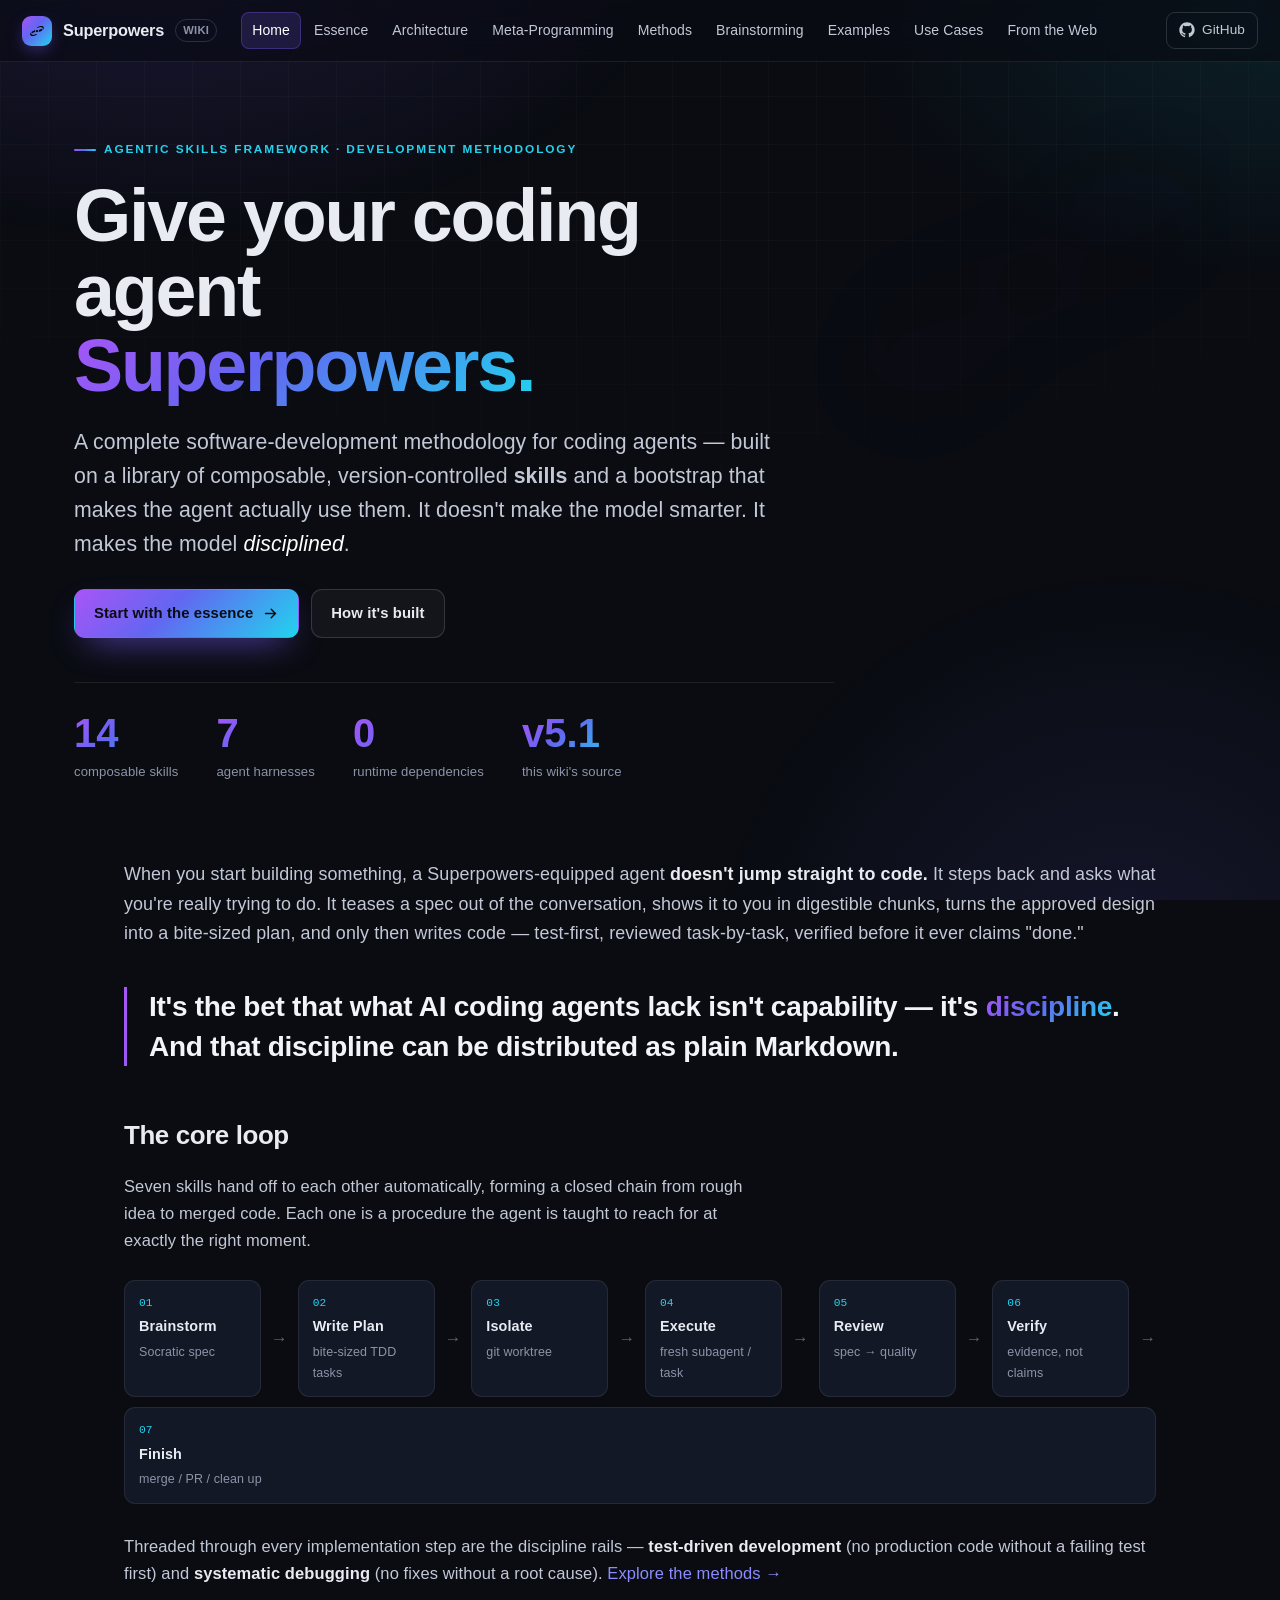
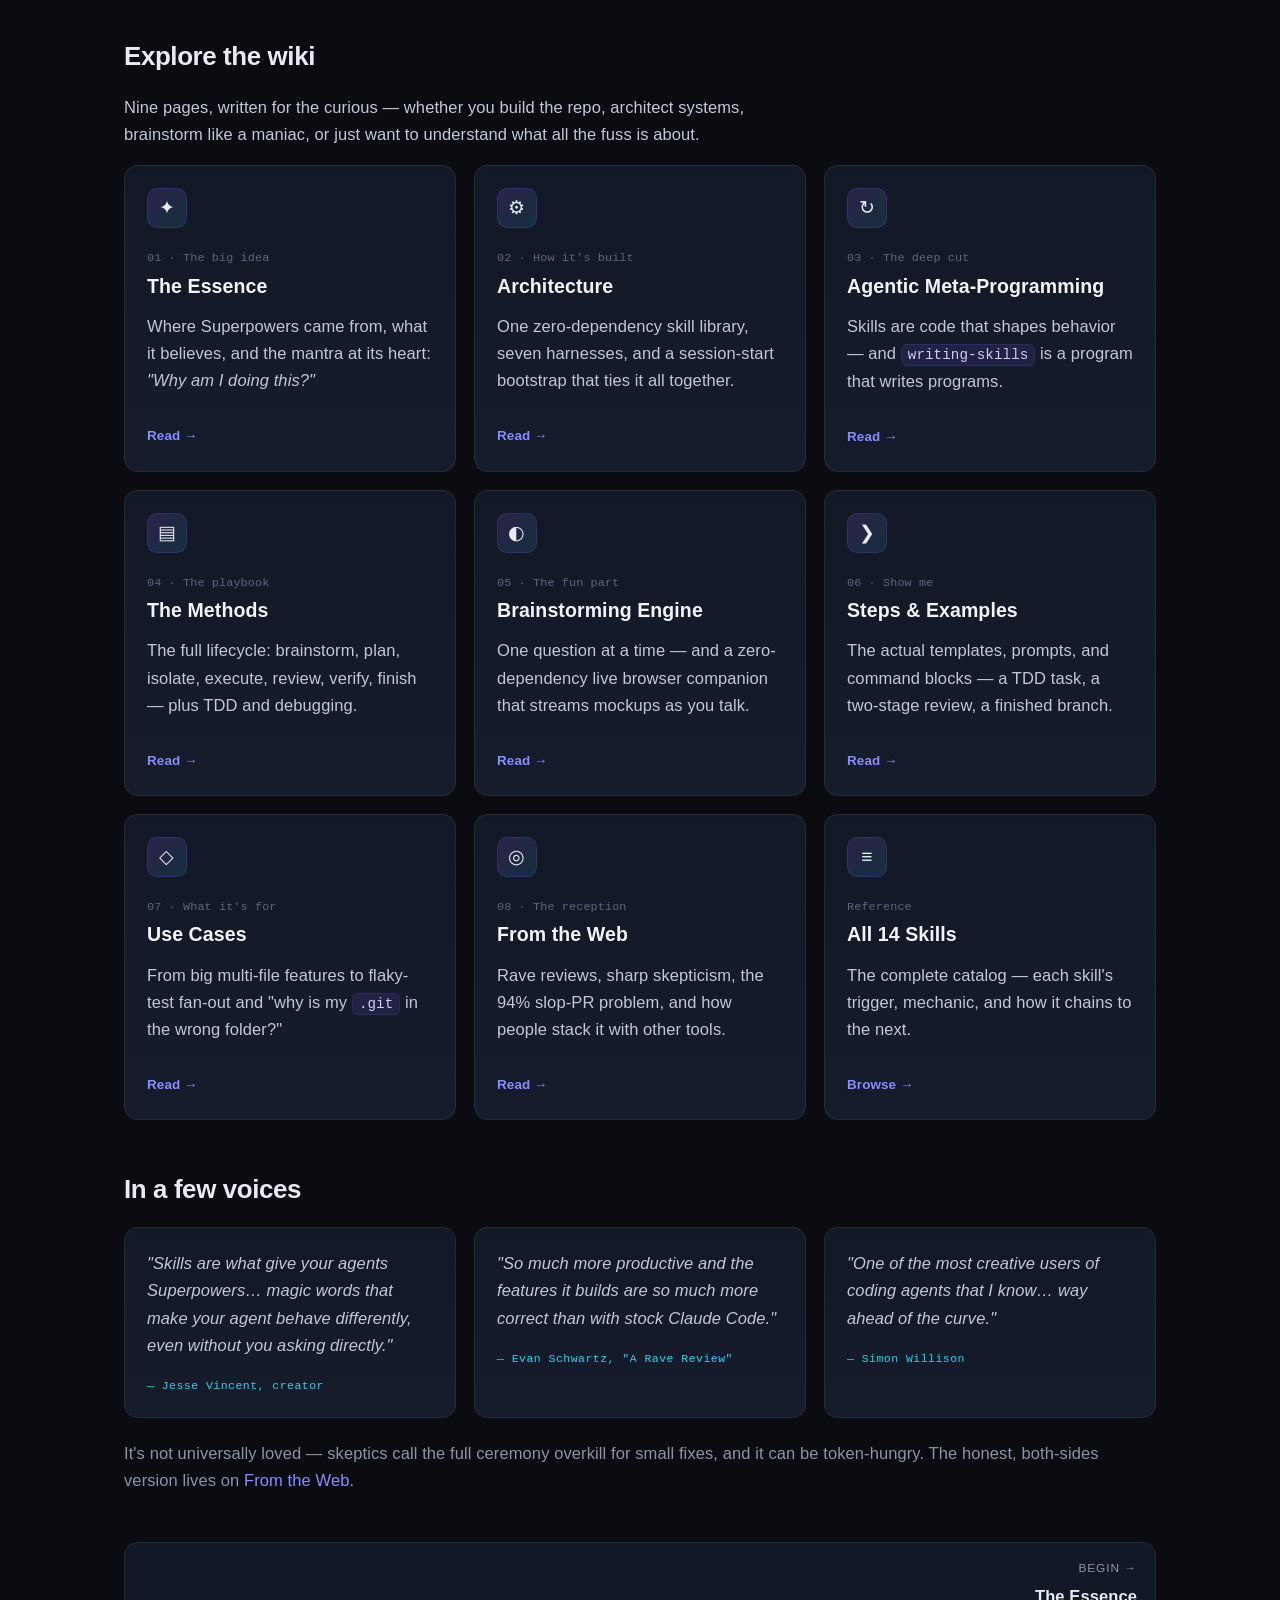
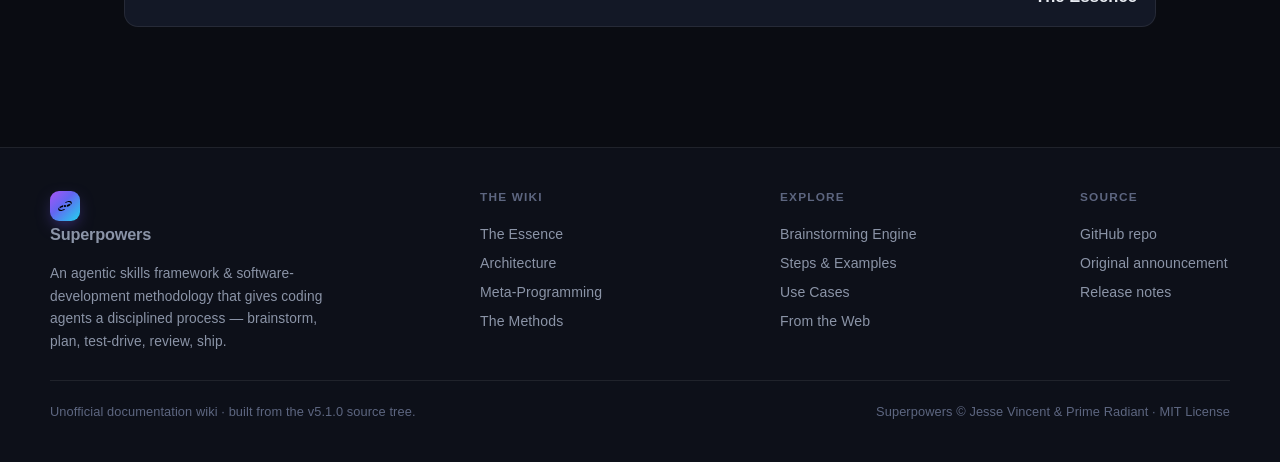
<file: wiki/index.html>
<!DOCTYPE html>
<html lang="en">
<head>
<meta charset="UTF-8">
<meta name="viewport" content="width=device-width, initial-scale=1.0">
<title>Superpowers — The Wiki</title>
<meta name="description" content="A beautiful field guide to Superpowers: the agentic skills framework and software-development methodology that gives coding agents a disciplined process — brainstorm, plan, test-drive, review, ship.">
<link rel="icon" href="assets/app-icon.png">
<link rel="stylesheet" href="assets/styles.css">
</head>
<body>

<header class="site-header">
  <a class="brand" href="index.html">
    <span class="glyph"><img src="assets/logo.svg" alt=""></span>
    <b>Superpowers</b>
    <span class="tag">WIKI</span>
  </a>
  <button class="menu-btn" aria-label="Toggle menu" aria-expanded="false">
    <svg viewBox="0 0 24 24" fill="none" stroke="currentColor" stroke-width="2" stroke-linecap="round"><path d="M3 6h18M3 12h18M3 18h18"/></svg>
  </button>
  <nav class="nav" aria-label="Primary">
    <a href="index.html">Home</a>
    <a href="essence.html">Essence</a>
    <a href="architecture.html">Architecture</a>
    <a href="meta-programming.html">Meta-Programming</a>
    <a href="methods.html">Methods</a>
    <a href="brainstorming.html">Brainstorming</a>
    <a href="examples.html">Examples</a>
    <a href="use-cases.html">Use Cases</a>
    <a href="web-use-cases.html">From the Web</a>
  </nav>
  <div class="header-right">
    <a class="gh-link" href="https://github.com/obra/superpowers" target="_blank" rel="noopener">
      <svg viewBox="0 0 24 24" fill="currentColor"><path d="M12 .5C5.7.5.5 5.7.5 12c0 5.1 3.3 9.4 7.9 10.9.6.1.8-.3.8-.6v-2c-3.2.7-3.9-1.4-3.9-1.4-.5-1.3-1.3-1.7-1.3-1.7-1.1-.7.1-.7.1-.7 1.2.1 1.8 1.2 1.8 1.2 1 1.8 2.8 1.3 3.5 1 .1-.8.4-1.3.7-1.6-2.6-.3-5.3-1.3-5.3-5.8 0-1.3.5-2.3 1.2-3.1-.1-.3-.5-1.5.1-3.1 0 0 1-.3 3.3 1.2a11.5 11.5 0 0 1 6 0C17 4.6 18 4.9 18 4.9c.6 1.6.2 2.8.1 3.1.8.8 1.2 1.8 1.2 3.1 0 4.5-2.7 5.5-5.3 5.8.4.3.8 1 .8 2.1v3.1c0 .3.2.7.8.6 4.6-1.5 7.9-5.8 7.9-10.9C23.5 5.7 18.3.5 12 .5z"/></svg>
      <span>GitHub</span>
    </a>
  </div>
</header>

<main>

<!-- ============================ HERO ============================ -->
<section class="home-hero">
  <div class="home-hero-inner">
    <span class="eyebrow">Agentic skills framework · development methodology</span>
    <h1>Give your coding agent<br><span class="grad-text">Superpowers.</span></h1>
    <p class="lede">A complete software-development methodology for coding agents — built on a library of composable, version-controlled <strong>skills</strong> and a bootstrap that makes the agent actually use them. It doesn't make the model smarter. It makes the model <em>disciplined</em>.</p>
    <div class="hero-cta">
      <a class="btn btn-primary" href="essence.html">
        Start with the essence
        <svg viewBox="0 0 24 24" fill="none" stroke="currentColor" stroke-width="2" stroke-linecap="round"><path d="M5 12h14M13 6l6 6-6 6"/></svg>
      </a>
      <a class="btn btn-ghost" href="architecture.html">How it's built</a>
    </div>
    <div class="hero-stats">
      <div class="stat"><div class="num">14</div><div class="lbl">composable skills</div></div>
      <div class="stat"><div class="num">7</div><div class="lbl">agent harnesses</div></div>
      <div class="stat"><div class="num">0</div><div class="lbl">runtime dependencies</div></div>
      <div class="stat"><div class="num">v5.1</div><div class="lbl">this wiki's source</div></div>
    </div>
  </div>
  <div class="home-hero-glow" aria-hidden="true"><img src="assets/logo.svg" alt=""></div>
</section>

<div class="layout no-toc">
  <div class="content">

    <!-- ============================ WHAT IS IT ============================ -->
    <section class="reveal">
      <p class="lead-in">When you start building something, a Superpowers-equipped agent <strong>doesn't jump straight to code.</strong> It steps back and asks what you're really trying to do. It teases a spec out of the conversation, shows it to you in digestible chunks, turns the approved design into a bite-sized plan, and only then writes code — test-first, reviewed task-by-task, verified before it ever claims "done."</p>

      <div class="pull">It's the bet that what AI coding agents lack isn't capability — it's <span>discipline</span>. And that discipline can be distributed as plain Markdown.</div>
    </section>

    <!-- ============================ THE LOOP ============================ -->
    <section class="reveal">
      <h2 id="the-loop">The core loop</h2>
      <p class="section-intro">Seven skills hand off to each other automatically, forming a closed chain from rough idea to merged code. Each one is a procedure the agent is taught to reach for at exactly the right moment.</p>

      <div class="flow">
        <div class="node"><div class="n">01</div><div class="t">Brainstorm</div><div class="s">Socratic spec</div></div>
        <div class="arrow">→</div>
        <div class="node"><div class="n">02</div><div class="t">Write Plan</div><div class="s">bite-sized TDD tasks</div></div>
        <div class="arrow">→</div>
        <div class="node"><div class="n">03</div><div class="t">Isolate</div><div class="s">git worktree</div></div>
        <div class="arrow">→</div>
        <div class="node"><div class="n">04</div><div class="t">Execute</div><div class="s">fresh subagent / task</div></div>
        <div class="arrow">→</div>
        <div class="node"><div class="n">05</div><div class="t">Review</div><div class="s">spec → quality</div></div>
        <div class="arrow">→</div>
        <div class="node"><div class="n">06</div><div class="t">Verify</div><div class="s">evidence, not claims</div></div>
        <div class="arrow">→</div>
        <div class="node"><div class="n">07</div><div class="t">Finish</div><div class="s">merge / PR / clean up</div></div>
      </div>

      <p>Threaded through every implementation step are the discipline rails — <strong>test-driven development</strong> (no production code without a failing test first) and <strong>systematic debugging</strong> (no fixes without a root cause). <a href="methods.html">Explore the methods →</a></p>
    </section>

    <!-- ============================ EXPLORE THE WIKI ============================ -->
    <section class="reveal">
      <h2 id="explore">Explore the wiki</h2>
      <p class="section-intro">Nine pages, written for the curious — whether you build the repo, architect systems, brainstorm like a maniac, or just want to understand what all the fuss is about.</p>

      <div class="grid cols-3">
        <a class="card hover navcard" href="essence.html">
          <div class="ico">✦</div>
          <span class="step">01 · The big idea</span>
          <h3>The Essence</h3>
          <p>Where Superpowers came from, what it believes, and the mantra at its heart: <em>"Why am I doing this?"</em></p>
          <span class="more">Read →</span>
        </a>
        <a class="card hover navcard" href="architecture.html">
          <div class="ico">⚙</div>
          <span class="step">02 · How it's built</span>
          <h3>Architecture</h3>
          <p>One zero-dependency skill library, seven harnesses, and a session-start bootstrap that ties it all together.</p>
          <span class="more">Read →</span>
        </a>
        <a class="card hover navcard" href="meta-programming.html">
          <div class="ico">↻</div>
          <span class="step">03 · The deep cut</span>
          <h3>Agentic Meta-Programming</h3>
          <p>Skills are code that shapes behavior — and <code>writing-skills</code> is a program that writes programs.</p>
          <span class="more">Read →</span>
        </a>
        <a class="card hover navcard" href="methods.html">
          <div class="ico">▤</div>
          <span class="step">04 · The playbook</span>
          <h3>The Methods</h3>
          <p>The full lifecycle: brainstorm, plan, isolate, execute, review, verify, finish — plus TDD and debugging.</p>
          <span class="more">Read →</span>
        </a>
        <a class="card hover navcard" href="brainstorming.html">
          <div class="ico">◐</div>
          <span class="step">05 · The fun part</span>
          <h3>Brainstorming Engine</h3>
          <p>One question at a time — and a zero-dependency live browser companion that streams mockups as you talk.</p>
          <span class="more">Read →</span>
        </a>
        <a class="card hover navcard" href="examples.html">
          <div class="ico">❯</div>
          <span class="step">06 · Show me</span>
          <h3>Steps &amp; Examples</h3>
          <p>The actual templates, prompts, and command blocks — a TDD task, a two-stage review, a finished branch.</p>
          <span class="more">Read →</span>
        </a>
        <a class="card hover navcard" href="use-cases.html">
          <div class="ico">◇</div>
          <span class="step">07 · What it's for</span>
          <h3>Use Cases</h3>
          <p>From big multi-file features to flaky-test fan-out and "why is my <code>.git</code> in the wrong folder?"</p>
          <span class="more">Read →</span>
        </a>
        <a class="card hover navcard" href="web-use-cases.html">
          <div class="ico">◎</div>
          <span class="step">08 · The reception</span>
          <h3>From the Web</h3>
          <p>Rave reviews, sharp skepticism, the 94% slop-PR problem, and how people stack it with other tools.</p>
          <span class="more">Read →</span>
        </a>
        <a class="card hover navcard" href="methods.html#catalog">
          <div class="ico">≡</div>
          <span class="step">Reference</span>
          <h3>All 14 Skills</h3>
          <p>The complete catalog — each skill's trigger, mechanic, and how it chains to the next.</p>
          <span class="more">Browse →</span>
        </a>
      </div>
    </section>

    <!-- ============================ VOICES ============================ -->
    <section class="reveal">
      <h2 id="voices">In a few voices</h2>
      <div class="grid cols-3">
        <div class="card">
          <p style="font-style:italic;color:var(--fg-soft)">"Skills are what give your agents Superpowers… magic words that make your agent behave differently, even without you asking directly."</p>
          <p class="k" style="margin-top:14px">— Jesse Vincent, creator</p>
        </div>
        <div class="card">
          <p style="font-style:italic;color:var(--fg-soft)">"So much more productive and the features it builds are so much more correct than with stock Claude Code."</p>
          <p class="k" style="margin-top:14px">— Evan Schwartz, "A Rave Review"</p>
        </div>
        <div class="card">
          <p style="font-style:italic;color:var(--fg-soft)">"One of the most creative users of coding agents that I know… way ahead of the curve."</p>
          <p class="k" style="margin-top:14px">— Simon Willison</p>
        </div>
      </div>
      <p style="margin-top:22px;color:var(--muted)">It's not universally loved — skeptics call the full ceremony overkill for small fixes, and it can be token-hungry. The honest, both-sides version lives on <a href="web-use-cases.html">From the Web</a>.</p>
    </section>

    <div class="pager">
      <a class="next" href="essence.html">
        <div class="dir">Begin →</div>
        <div class="ttl">The Essence</div>
      </a>
    </div>

  </div>
</div>

</main>

<footer class="site-footer">
  <div class="footer-inner">
    <div class="col footer-brand">
      <a class="brand" href="index.html"><span class="glyph"><img src="assets/logo.svg" alt=""></span><b>Superpowers</b></a>
      <p>An agentic skills framework &amp; software-development methodology that gives coding agents a disciplined process — brainstorm, plan, test-drive, review, ship.</p>
    </div>
    <div class="col">
      <h5>The Wiki</h5>
      <a href="essence.html">The Essence</a>
      <a href="architecture.html">Architecture</a>
      <a href="meta-programming.html">Meta-Programming</a>
      <a href="methods.html">The Methods</a>
    </div>
    <div class="col">
      <h5>Explore</h5>
      <a href="brainstorming.html">Brainstorming Engine</a>
      <a href="examples.html">Steps &amp; Examples</a>
      <a href="use-cases.html">Use Cases</a>
      <a href="web-use-cases.html">From the Web</a>
    </div>
    <div class="col">
      <h5>Source</h5>
      <a href="https://github.com/obra/superpowers" target="_blank" rel="noopener">GitHub repo</a>
      <a href="https://blog.fsck.com/2025/10/09/superpowers/" target="_blank" rel="noopener">Original announcement</a>
      <a href="https://github.com/obra/superpowers/blob/main/RELEASE-NOTES.md" target="_blank" rel="noopener">Release notes</a>
    </div>
  </div>
  <div class="footer-legal">
    <span>Unofficial documentation wiki · built from the v5.1.0 source tree.</span>
    <span>Superpowers © Jesse Vincent &amp; Prime Radiant · MIT License</span>
  </div>
</footer>

<script src="assets/app.js"></script>
</body>
</html>
</file>
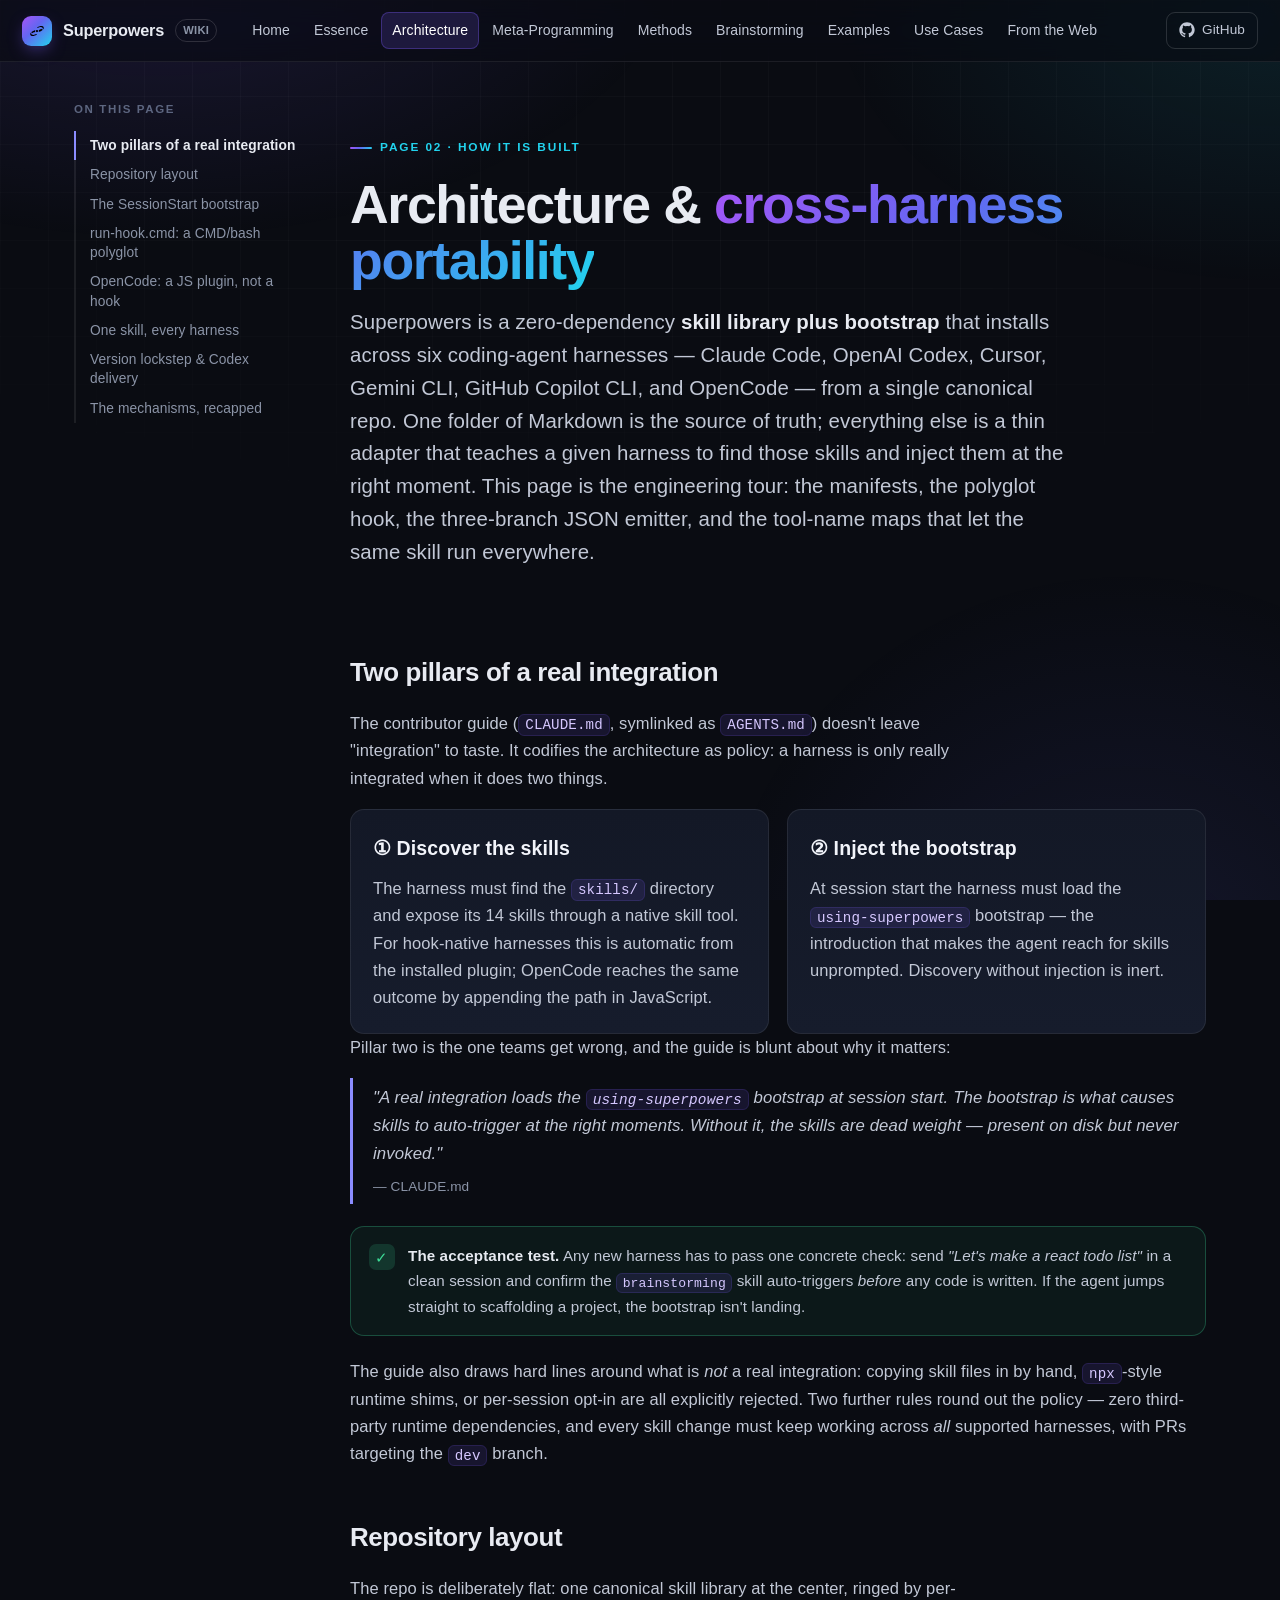
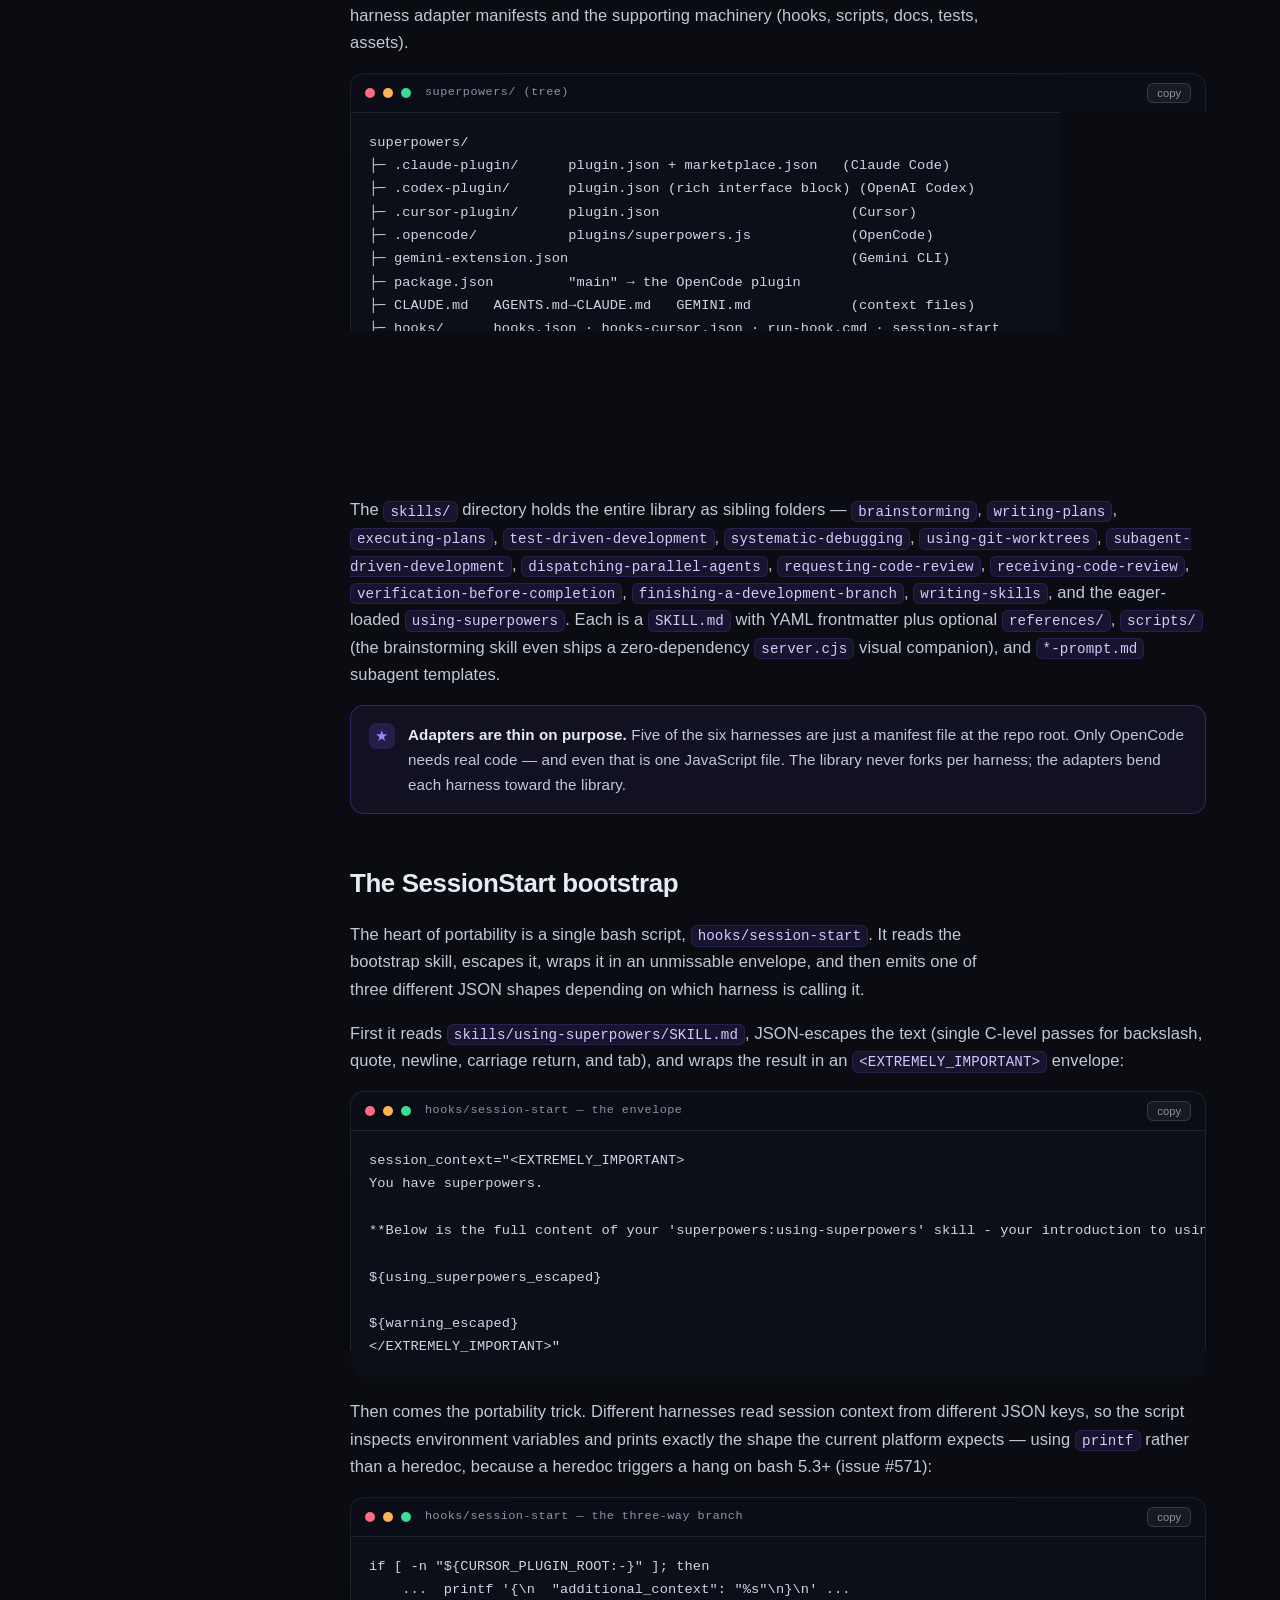
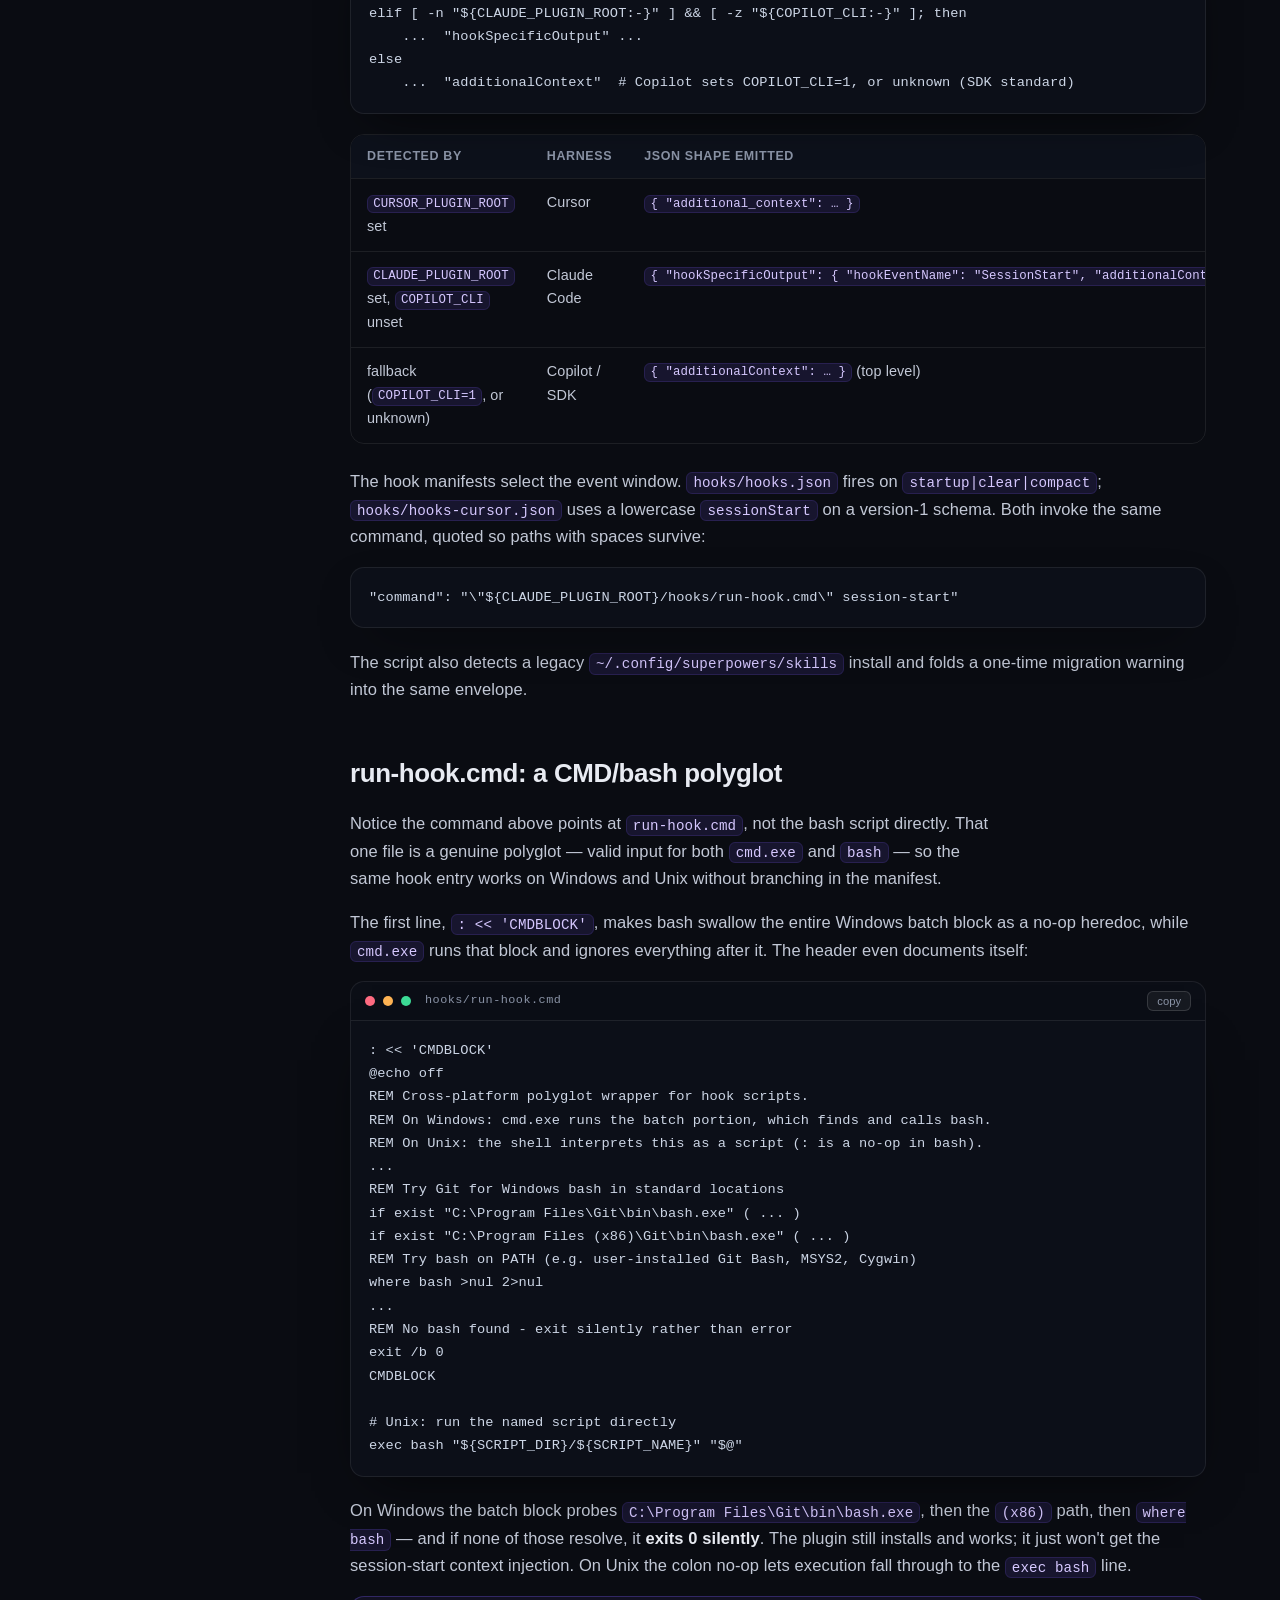
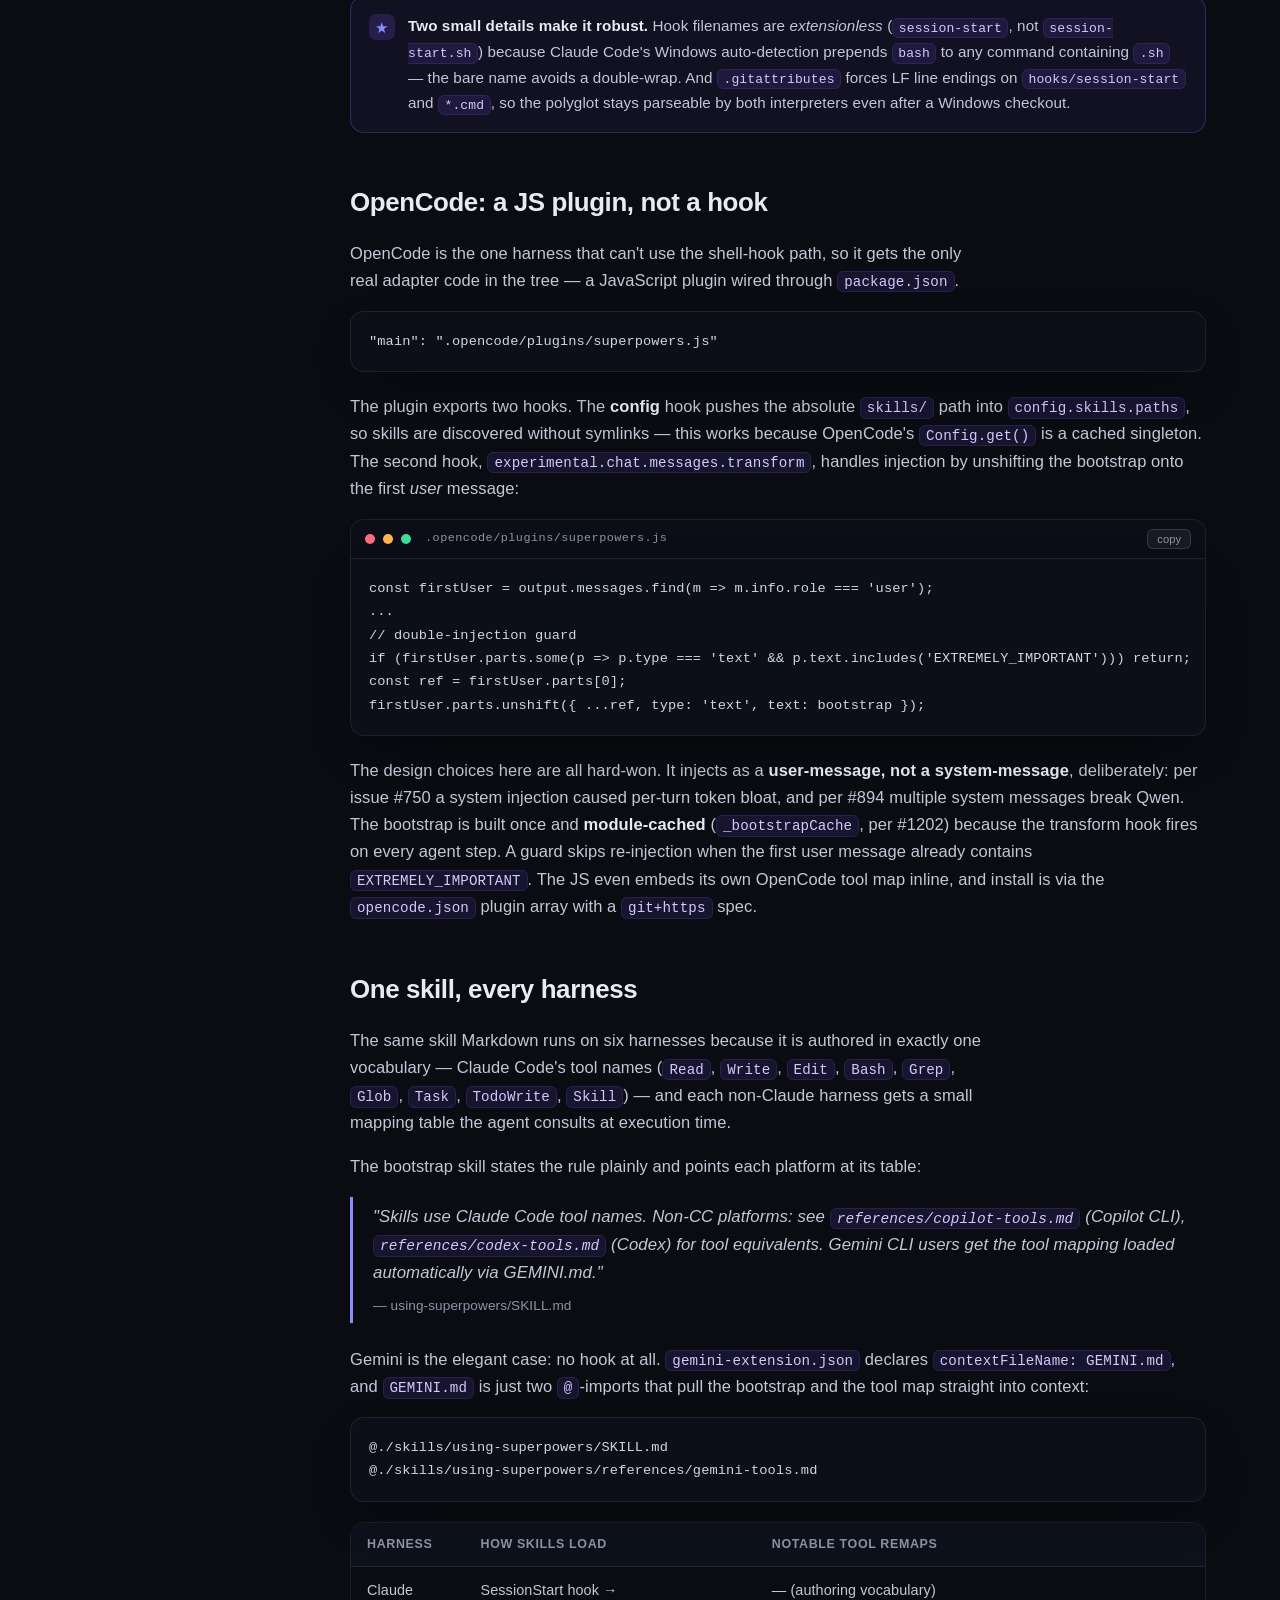
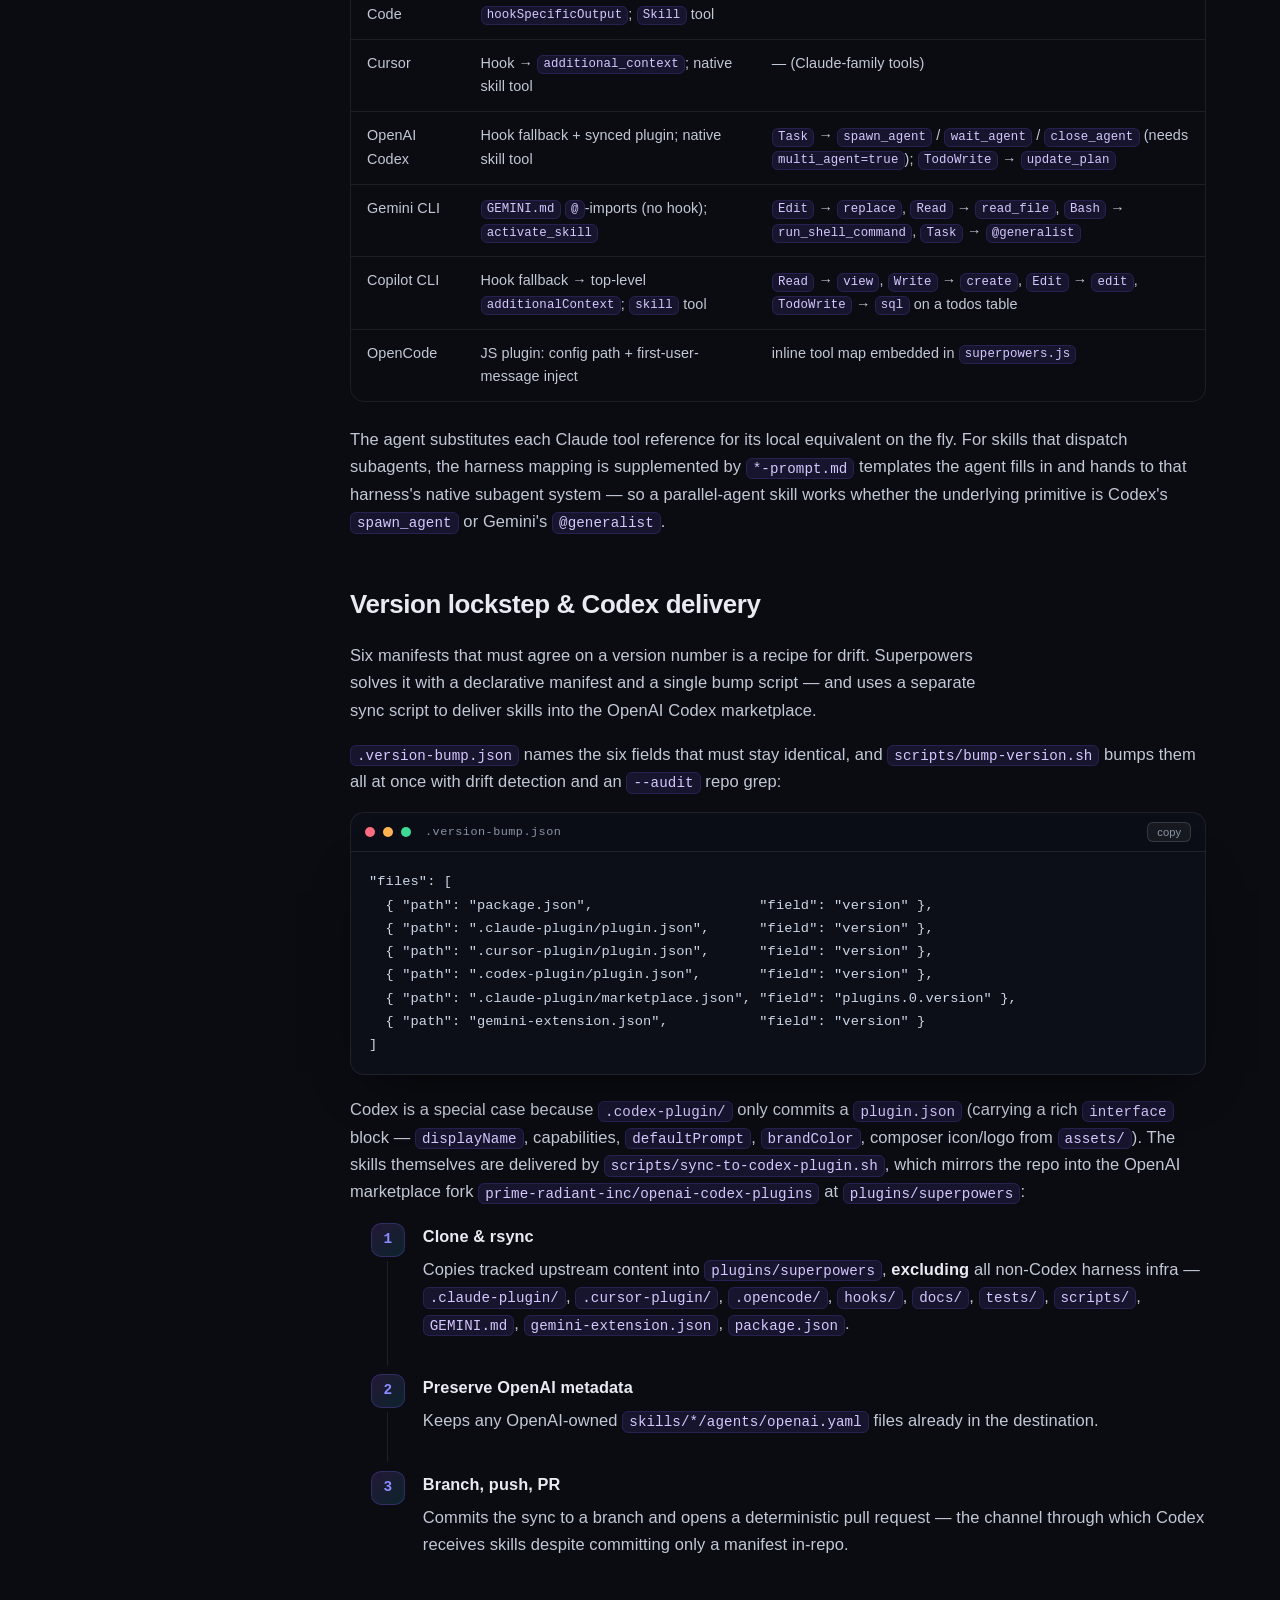
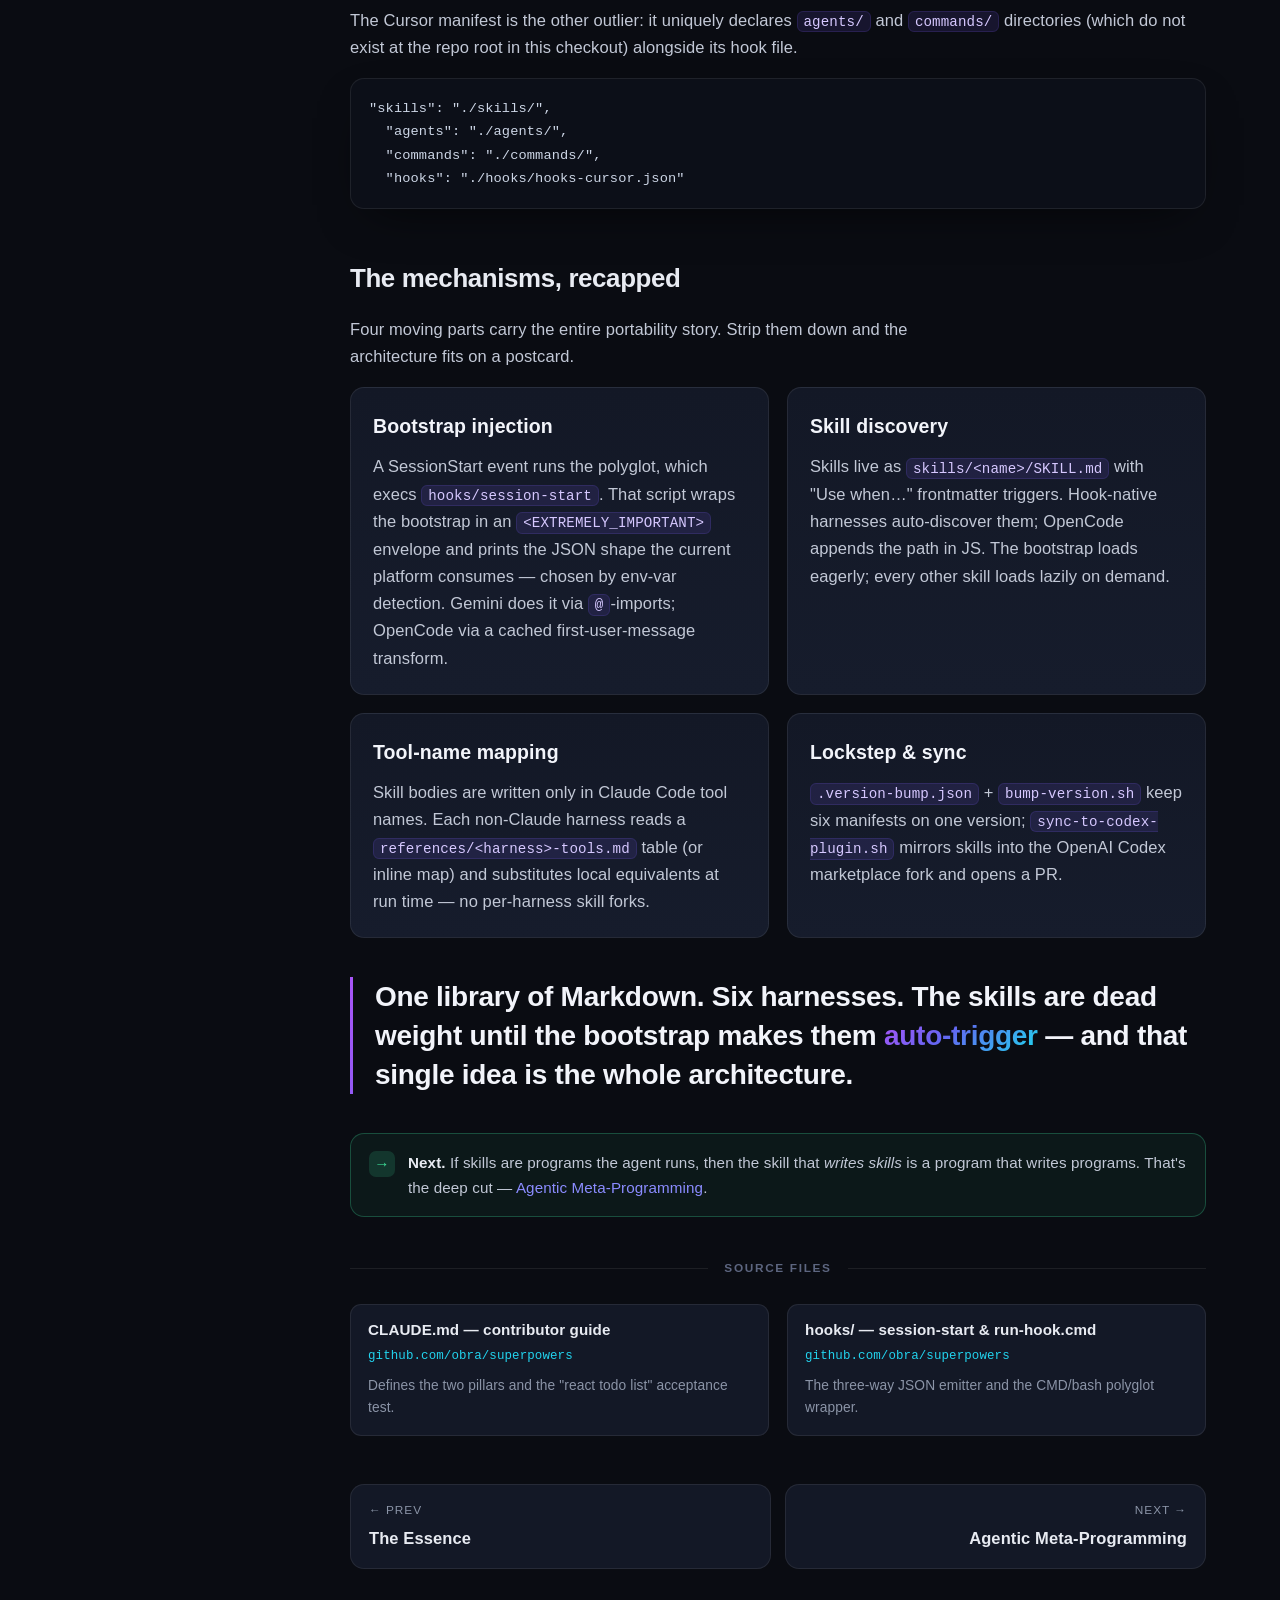
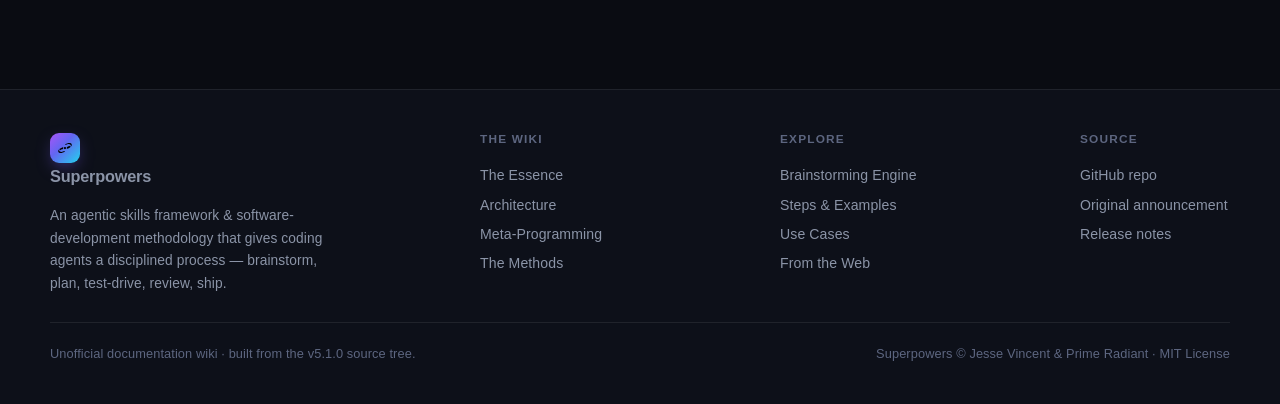
<file: wiki/architecture.html>
<!DOCTYPE html>
<html lang="en">
<head>
<meta charset="UTF-8">
<meta name="viewport" content="width=device-width, initial-scale=1.0">
<title>Architecture — Superpowers Wiki</title>
<meta name="description" content="The technical design of Superpowers: one zero-dependency skill library, a session-start bootstrap, and a CMD/bash polyglot that makes the same Markdown skills portable across six agent harnesses.">
<link rel="icon" href="assets/app-icon.png">
<link rel="stylesheet" href="assets/styles.css">
</head>
<body>

<header class="site-header">
  <a class="brand" href="index.html">
    <span class="glyph"><img src="assets/logo.svg" alt=""></span>
    <b>Superpowers</b>
    <span class="tag">WIKI</span>
  </a>
  <button class="menu-btn" aria-label="Toggle menu" aria-expanded="false">
    <svg viewBox="0 0 24 24" fill="none" stroke="currentColor" stroke-width="2" stroke-linecap="round"><path d="M3 6h18M3 12h18M3 18h18"/></svg>
  </button>
  <nav class="nav" aria-label="Primary">
    <a href="index.html">Home</a>
    <a href="essence.html">Essence</a>
    <a href="architecture.html">Architecture</a>
    <a href="meta-programming.html">Meta-Programming</a>
    <a href="methods.html">Methods</a>
    <a href="brainstorming.html">Brainstorming</a>
    <a href="examples.html">Examples</a>
    <a href="use-cases.html">Use Cases</a>
    <a href="web-use-cases.html">From the Web</a>
  </nav>
  <div class="header-right">
    <a class="gh-link" href="https://github.com/obra/superpowers" target="_blank" rel="noopener">
      <svg viewBox="0 0 24 24" fill="currentColor"><path d="M12 .5C5.7.5.5 5.7.5 12c0 5.1 3.3 9.4 7.9 10.9.6.1.8-.3.8-.6v-2c-3.2.7-3.9-1.4-3.9-1.4-.5-1.3-1.3-1.7-1.3-1.7-1.1-.7.1-.7.1-.7 1.2.1 1.8 1.2 1.8 1.2 1 1.8 2.8 1.3 3.5 1 .1-.8.4-1.3.7-1.6-2.6-.3-5.3-1.3-5.3-5.8 0-1.3.5-2.3 1.2-3.1-.1-.3-.5-1.5.1-3.1 0 0 1-.3 3.3 1.2a11.5 11.5 0 0 1 6 0C17 4.6 18 4.9 18 4.9c.6 1.6.2 2.8.1 3.1.8.8 1.2 1.8 1.2 3.1 0 4.5-2.7 5.5-5.3 5.8.4.3.8 1 .8 2.1v3.1c0 .3.2.7.8.6 4.6-1.5 7.9-5.8 7.9-10.9C23.5 5.7 18.3.5 12 .5z"/></svg>
      <span>GitHub</span>
    </a>
  </div>
</header>

<main>
  <div class="layout">
    <aside class="toc">
      <div class="toc-title">On this page</div>
      <a href="#two-pillars">Two pillars of a real integration</a>
      <a href="#layout">Repository layout</a>
      <a href="#bootstrap">The SessionStart bootstrap</a>
      <a href="#polyglot">run-hook.cmd: a CMD/bash polyglot</a>
      <a href="#opencode">OpenCode: a JS plugin, not a hook</a>
      <a href="#tool-mapping">One skill, every harness</a>
      <a href="#lockstep">Version lockstep &amp; Codex delivery</a>
      <a href="#recap">The mechanisms, recapped</a>
    </aside>
    <div class="content">
      <div class="hero">
        <span class="eyebrow">Page 02 · How it is built</span>
        <h1 class="page-title">Architecture &amp; <span class="grad-text">cross-harness portability</span></h1>
        <p class="lede">Superpowers is a zero-dependency <strong>skill library plus bootstrap</strong> that installs across six coding-agent harnesses — Claude Code, OpenAI Codex, Cursor, Gemini CLI, GitHub Copilot CLI, and OpenCode — from a single canonical repo. One folder of Markdown is the source of truth; everything else is a thin adapter that teaches a given harness to find those skills and inject them at the right moment. This page is the engineering tour: the manifests, the polyglot hook, the three-branch JSON emitter, and the tool-name maps that let the same skill run everywhere.</p>
      </div>

      <!-- ============================ TWO PILLARS ============================ -->
      <section class="reveal">
        <h2 id="two-pillars">Two pillars of a real integration</h2>
        <p class="section-intro">The contributor guide (<code>CLAUDE.md</code>, symlinked as <code>AGENTS.md</code>) doesn't leave "integration" to taste. It codifies the architecture as policy: a harness is only really integrated when it does two things.</p>

        <div class="grid cols-2">
          <div class="card">
            <h3>① Discover the skills</h3>
            <p>The harness must find the <code>skills/</code> directory and expose its 14 skills through a native skill tool. For hook-native harnesses this is automatic from the installed plugin; OpenCode reaches the same outcome by appending the path in JavaScript.</p>
          </div>
          <div class="card">
            <h3>② Inject the bootstrap</h3>
            <p>At session start the harness must load the <code>using-superpowers</code> bootstrap — the introduction that makes the agent reach for skills unprompted. Discovery without injection is inert.</p>
          </div>
        </div>

        <p>Pillar two is the one teams get wrong, and the guide is blunt about why it matters:</p>

        <blockquote>"A real integration loads the <code>using-superpowers</code> bootstrap at session start. The bootstrap is what causes skills to auto-trigger at the right moments. Without it, the skills are dead weight — present on disk but never invoked."<cite>CLAUDE.md</cite></blockquote>

        <div class="callout tip">
          <div class="ic">✓</div>
          <p><strong>The acceptance test.</strong> Any new harness has to pass one concrete check: send <em>"Let's make a react todo list"</em> in a clean session and confirm the <code>brainstorming</code> skill auto-triggers <em>before</em> any code is written. If the agent jumps straight to scaffolding a project, the bootstrap isn't landing.</p>
        </div>

        <p>The guide also draws hard lines around what is <em>not</em> a real integration: copying skill files in by hand, <code>npx</code>-style runtime shims, or per-session opt-in are all explicitly rejected. Two further rules round out the policy — zero third-party runtime dependencies, and every skill change must keep working across <em>all</em> supported harnesses, with PRs targeting the <code>dev</code> branch.</p>
      </section>

      <!-- ============================ LAYOUT ============================ -->
      <section class="reveal">
        <h2 id="layout">Repository layout</h2>
        <p class="section-intro">The repo is deliberately flat: one canonical skill library at the center, ringed by per-harness adapter manifests and the supporting machinery (hooks, scripts, docs, tests, assets).</p>

        <div class="code-head"><span class="dot r"></span><span class="dot y"></span><span class="dot g"></span><span class="fname">superpowers/ (tree)</span><button class="copy-btn">copy</button></div>
        <pre><code>superpowers/
├─ .claude-plugin/      plugin.json + marketplace.json   (Claude Code)
├─ .codex-plugin/       plugin.json (rich interface block) (OpenAI Codex)
├─ .cursor-plugin/      plugin.json                       (Cursor)
├─ .opencode/           plugins/superpowers.js            (OpenCode)
├─ gemini-extension.json                                  (Gemini CLI)
├─ package.json         "main" → the OpenCode plugin
├─ CLAUDE.md   AGENTS.md→CLAUDE.md   GEMINI.md            (context files)
├─ hooks/      hooks.json · hooks-cursor.json · run-hook.cmd · session-start
├─ skills/     14 skill dirs, each a SKILL.md (+ references/, scripts/, *-prompt.md)
├─ scripts/    bump-version.sh · sync-to-codex-plugin.sh
├─ docs/       README.opencode.md · testing.md · windows/ · plans/ · specs/
├─ tests/      per-harness suites (claude-code, opencode, skill-triggering, …)
└─ assets/     app-icon.png · superpowers-small.svg</code></pre>

        <p>The <code>skills/</code> directory holds the entire library as sibling folders — <code>brainstorming</code>, <code>writing-plans</code>, <code>executing-plans</code>, <code>test-driven-development</code>, <code>systematic-debugging</code>, <code>using-git-worktrees</code>, <code>subagent-driven-development</code>, <code>dispatching-parallel-agents</code>, <code>requesting-code-review</code>, <code>receiving-code-review</code>, <code>verification-before-completion</code>, <code>finishing-a-development-branch</code>, <code>writing-skills</code>, and the eager-loaded <code>using-superpowers</code>. Each is a <code>SKILL.md</code> with YAML frontmatter plus optional <code>references/</code>, <code>scripts/</code> (the brainstorming skill even ships a zero-dependency <code>server.cjs</code> visual companion), and <code>*-prompt.md</code> subagent templates.</p>

        <div class="callout note">
          <div class="ic">★</div>
          <p><strong>Adapters are thin on purpose.</strong> Five of the six harnesses are just a manifest file at the repo root. Only OpenCode needs real code — and even that is one JavaScript file. The library never forks per harness; the adapters bend each harness toward the library.</p>
        </div>
      </section>

      <!-- ============================ BOOTSTRAP ============================ -->
      <section class="reveal">
        <h2 id="bootstrap">The SessionStart bootstrap</h2>
        <p class="section-intro">The heart of portability is a single bash script, <code>hooks/session-start</code>. It reads the bootstrap skill, escapes it, wraps it in an unmissable envelope, and then emits one of three different JSON shapes depending on which harness is calling it.</p>

        <p>First it reads <code>skills/using-superpowers/SKILL.md</code>, JSON-escapes the text (single C-level passes for backslash, quote, newline, carriage return, and tab), and wraps the result in an <code>&lt;EXTREMELY_IMPORTANT&gt;</code> envelope:</p>

        <div class="code-head"><span class="dot r"></span><span class="dot y"></span><span class="dot g"></span><span class="fname">hooks/session-start — the envelope</span><button class="copy-btn">copy</button></div>
        <pre><code>session_context="&lt;EXTREMELY_IMPORTANT&gt;
You have superpowers.

**Below is the full content of your 'superpowers:using-superpowers' skill - your introduction to using skills. For all other skills, use the 'Skill' tool:**

${using_superpowers_escaped}

${warning_escaped}
&lt;/EXTREMELY_IMPORTANT&gt;"</code></pre>

        <p>Then comes the portability trick. Different harnesses read session context from different JSON keys, so the script inspects environment variables and prints exactly the shape the current platform expects — using <code>printf</code> rather than a heredoc, because a heredoc triggers a hang on bash 5.3+ (issue #571):</p>

        <div class="code-head"><span class="dot r"></span><span class="dot y"></span><span class="dot g"></span><span class="fname">hooks/session-start — the three-way branch</span><button class="copy-btn">copy</button></div>
        <pre><code>if [ -n "${CURSOR_PLUGIN_ROOT:-}" ]; then
    ...  printf '{\n  "additional_context": "%s"\n}\n' ...
elif [ -n "${CLAUDE_PLUGIN_ROOT:-}" ] &amp;&amp; [ -z "${COPILOT_CLI:-}" ]; then
    ...  "hookSpecificOutput" ...
else
    ...  "additionalContext"  # Copilot sets COPILOT_CLI=1, or unknown (SDK standard)</code></pre>

        <div class="table-wrap">
          <table>
            <thead><tr><th>Detected by</th><th>Harness</th><th>JSON shape emitted</th></tr></thead>
            <tbody>
              <tr><td><code>CURSOR_PLUGIN_ROOT</code> set</td><td>Cursor</td><td><code>{ "additional_context": … }</code></td></tr>
              <tr><td><code>CLAUDE_PLUGIN_ROOT</code> set, <code>COPILOT_CLI</code> unset</td><td>Claude Code</td><td><code>{ "hookSpecificOutput": { "hookEventName": "SessionStart", "additionalContext": … } }</code></td></tr>
              <tr><td>fallback (<code>COPILOT_CLI=1</code>, or unknown)</td><td>Copilot / SDK</td><td><code>{ "additionalContext": … }</code> (top level)</td></tr>
            </tbody>
          </table>
        </div>

        <p>The hook manifests select the event window. <code>hooks/hooks.json</code> fires on <code>startup|clear|compact</code>; <code>hooks/hooks-cursor.json</code> uses a lowercase <code>sessionStart</code> on a version-1 schema. Both invoke the same command, quoted so paths with spaces survive:</p>

        <pre><code>"command": "\"${CLAUDE_PLUGIN_ROOT}/hooks/run-hook.cmd\" session-start"</code></pre>

        <p>The script also detects a legacy <code>~/.config/superpowers/skills</code> install and folds a one-time migration warning into the same envelope.</p>
      </section>

      <!-- ============================ POLYGLOT ============================ -->
      <section class="reveal">
        <h2 id="polyglot">run-hook.cmd: a CMD/bash polyglot</h2>
        <p class="section-intro">Notice the command above points at <code>run-hook.cmd</code>, not the bash script directly. That one file is a genuine polyglot — valid input for both <code>cmd.exe</code> and <code>bash</code> — so the same hook entry works on Windows and Unix without branching in the manifest.</p>

        <p>The first line, <code>: &lt;&lt; 'CMDBLOCK'</code>, makes bash swallow the entire Windows batch block as a no-op heredoc, while <code>cmd.exe</code> runs that block and ignores everything after it. The header even documents itself:</p>

        <div class="code-head"><span class="dot r"></span><span class="dot y"></span><span class="dot g"></span><span class="fname">hooks/run-hook.cmd</span><button class="copy-btn">copy</button></div>
        <pre><code>: &lt;&lt; 'CMDBLOCK'
@echo off
REM Cross-platform polyglot wrapper for hook scripts.
REM On Windows: cmd.exe runs the batch portion, which finds and calls bash.
REM On Unix: the shell interprets this as a script (: is a no-op in bash).
...
REM Try Git for Windows bash in standard locations
if exist "C:\Program Files\Git\bin\bash.exe" ( ... )
if exist "C:\Program Files (x86)\Git\bin\bash.exe" ( ... )
REM Try bash on PATH (e.g. user-installed Git Bash, MSYS2, Cygwin)
where bash &gt;nul 2&gt;nul
...
REM No bash found - exit silently rather than error
exit /b 0
CMDBLOCK

# Unix: run the named script directly
exec bash "${SCRIPT_DIR}/${SCRIPT_NAME}" "$@"</code></pre>

        <p>On Windows the batch block probes <code>C:\Program Files\Git\bin\bash.exe</code>, then the <code>(x86)</code> path, then <code>where bash</code> — and if none of those resolve, it <strong>exits 0 silently</strong>. The plugin still installs and works; it just won't get the session-start context injection. On Unix the colon no-op lets execution fall through to the <code>exec bash</code> line.</p>

        <div class="callout note">
          <div class="ic">★</div>
          <p><strong>Two small details make it robust.</strong> Hook filenames are <em>extensionless</em> (<code>session-start</code>, not <code>session-start.sh</code>) because Claude Code's Windows auto-detection prepends <code>bash</code> to any command containing <code>.sh</code> — the bare name avoids a double-wrap. And <code>.gitattributes</code> forces LF line endings on <code>hooks/session-start</code> and <code>*.cmd</code>, so the polyglot stays parseable by both interpreters even after a Windows checkout.</p>
        </div>
      </section>

      <!-- ============================ OPENCODE ============================ -->
      <section class="reveal">
        <h2 id="opencode">OpenCode: a JS plugin, not a hook</h2>
        <p class="section-intro">OpenCode is the one harness that can't use the shell-hook path, so it gets the only real adapter code in the tree — a JavaScript plugin wired through <code>package.json</code>.</p>

        <pre><code>"main": ".opencode/plugins/superpowers.js"</code></pre>

        <p>The plugin exports two hooks. The <strong>config</strong> hook pushes the absolute <code>skills/</code> path into <code>config.skills.paths</code>, so skills are discovered without symlinks — this works because OpenCode's <code>Config.get()</code> is a cached singleton. The second hook, <code>experimental.chat.messages.transform</code>, handles injection by unshifting the bootstrap onto the first <em>user</em> message:</p>

        <div class="code-head"><span class="dot r"></span><span class="dot y"></span><span class="dot g"></span><span class="fname">.opencode/plugins/superpowers.js</span><button class="copy-btn">copy</button></div>
        <pre><code>const firstUser = output.messages.find(m =&gt; m.info.role === 'user');
...
// double-injection guard
if (firstUser.parts.some(p =&gt; p.type === 'text' &amp;&amp; p.text.includes('EXTREMELY_IMPORTANT'))) return;
const ref = firstUser.parts[0];
firstUser.parts.unshift({ ...ref, type: 'text', text: bootstrap });</code></pre>

        <p>The design choices here are all hard-won. It injects as a <strong>user-message, not a system-message</strong>, deliberately: per issue #750 a system injection caused per-turn token bloat, and per #894 multiple system messages break Qwen. The bootstrap is built once and <strong>module-cached</strong> (<code>_bootstrapCache</code>, per #1202) because the transform hook fires on every agent step. A guard skips re-injection when the first user message already contains <code>EXTREMELY_IMPORTANT</code>. The JS even embeds its own OpenCode tool map inline, and install is via the <code>opencode.json</code> plugin array with a <code>git+https</code> spec.</p>
      </section>

      <!-- ============================ TOOL MAPPING ============================ -->
      <section class="reveal">
        <h2 id="tool-mapping">One skill, every harness</h2>
        <p class="section-intro">The same skill Markdown runs on six harnesses because it is authored in exactly one vocabulary — Claude Code's tool names (<code>Read</code>, <code>Write</code>, <code>Edit</code>, <code>Bash</code>, <code>Grep</code>, <code>Glob</code>, <code>Task</code>, <code>TodoWrite</code>, <code>Skill</code>) — and each non-Claude harness gets a small mapping table the agent consults at execution time.</p>

        <p>The bootstrap skill states the rule plainly and points each platform at its table:</p>

        <blockquote>"Skills use Claude Code tool names. Non-CC platforms: see <code>references/copilot-tools.md</code> (Copilot CLI), <code>references/codex-tools.md</code> (Codex) for tool equivalents. Gemini CLI users get the tool mapping loaded automatically via GEMINI.md."<cite>using-superpowers/SKILL.md</cite></blockquote>

        <p>Gemini is the elegant case: no hook at all. <code>gemini-extension.json</code> declares <code>contextFileName: GEMINI.md</code>, and <code>GEMINI.md</code> is just two <code>@</code>-imports that pull the bootstrap and the tool map straight into context:</p>

        <pre><code>@./skills/using-superpowers/SKILL.md
@./skills/using-superpowers/references/gemini-tools.md</code></pre>

        <div class="table-wrap">
          <table>
            <thead><tr><th>Harness</th><th>How skills load</th><th>Notable tool remaps</th></tr></thead>
            <tbody>
              <tr><td>Claude Code</td><td>SessionStart hook → <code>hookSpecificOutput</code>; <code>Skill</code> tool</td><td>— (authoring vocabulary)</td></tr>
              <tr><td>Cursor</td><td>Hook → <code>additional_context</code>; native skill tool</td><td>— (Claude-family tools)</td></tr>
              <tr><td>OpenAI Codex</td><td>Hook fallback + synced plugin; native skill tool</td><td><code>Task</code> → <code>spawn_agent</code> / <code>wait_agent</code> / <code>close_agent</code> (needs <code>multi_agent=true</code>); <code>TodoWrite</code> → <code>update_plan</code></td></tr>
              <tr><td>Gemini CLI</td><td><code>GEMINI.md</code> <code>@</code>-imports (no hook); <code>activate_skill</code></td><td><code>Edit</code> → <code>replace</code>, <code>Read</code> → <code>read_file</code>, <code>Bash</code> → <code>run_shell_command</code>, <code>Task</code> → <code>@generalist</code></td></tr>
              <tr><td>Copilot CLI</td><td>Hook fallback → top-level <code>additionalContext</code>; <code>skill</code> tool</td><td><code>Read</code> → <code>view</code>, <code>Write</code> → <code>create</code>, <code>Edit</code> → <code>edit</code>, <code>TodoWrite</code> → <code>sql</code> on a todos table</td></tr>
              <tr><td>OpenCode</td><td>JS plugin: config path + first-user-message inject</td><td>inline tool map embedded in <code>superpowers.js</code></td></tr>
            </tbody>
          </table>
        </div>

        <p>The agent substitutes each Claude tool reference for its local equivalent on the fly. For skills that dispatch subagents, the harness mapping is supplemented by <code>*-prompt.md</code> templates the agent fills in and hands to that harness's native subagent system — so a parallel-agent skill works whether the underlying primitive is Codex's <code>spawn_agent</code> or Gemini's <code>@generalist</code>.</p>
      </section>

      <!-- ============================ LOCKSTEP ============================ -->
      <section class="reveal">
        <h2 id="lockstep">Version lockstep &amp; Codex delivery</h2>
        <p class="section-intro">Six manifests that must agree on a version number is a recipe for drift. Superpowers solves it with a declarative manifest and a single bump script — and uses a separate sync script to deliver skills into the OpenAI Codex marketplace.</p>

        <p><code>.version-bump.json</code> names the six fields that must stay identical, and <code>scripts/bump-version.sh</code> bumps them all at once with drift detection and an <code>--audit</code> repo grep:</p>

        <div class="code-head"><span class="dot r"></span><span class="dot y"></span><span class="dot g"></span><span class="fname">.version-bump.json</span><button class="copy-btn">copy</button></div>
        <pre><code>"files": [
  { "path": "package.json",                    "field": "version" },
  { "path": ".claude-plugin/plugin.json",      "field": "version" },
  { "path": ".cursor-plugin/plugin.json",      "field": "version" },
  { "path": ".codex-plugin/plugin.json",       "field": "version" },
  { "path": ".claude-plugin/marketplace.json", "field": "plugins.0.version" },
  { "path": "gemini-extension.json",           "field": "version" }
]</code></pre>

        <p>Codex is a special case because <code>.codex-plugin/</code> only commits a <code>plugin.json</code> (carrying a rich <code>interface</code> block — <code>displayName</code>, capabilities, <code>defaultPrompt</code>, <code>brandColor</code>, composer icon/logo from <code>assets/</code>). The skills themselves are delivered by <code>scripts/sync-to-codex-plugin.sh</code>, which mirrors the repo into the OpenAI marketplace fork <code>prime-radiant-inc/openai-codex-plugins</code> at <code>plugins/superpowers</code>:</p>

        <ol class="steps">
          <li><h4>Clone &amp; rsync</h4><p>Copies tracked upstream content into <code>plugins/superpowers</code>, <strong>excluding</strong> all non-Codex harness infra — <code>.claude-plugin/</code>, <code>.cursor-plugin/</code>, <code>.opencode/</code>, <code>hooks/</code>, <code>docs/</code>, <code>tests/</code>, <code>scripts/</code>, <code>GEMINI.md</code>, <code>gemini-extension.json</code>, <code>package.json</code>.</p></li>
          <li><h4>Preserve OpenAI metadata</h4><p>Keeps any OpenAI-owned <code>skills/*/agents/openai.yaml</code> files already in the destination.</p></li>
          <li><h4>Branch, push, PR</h4><p>Commits the sync to a branch and opens a deterministic pull request — the channel through which Codex receives skills despite committing only a manifest in-repo.</p></li>
        </ol>

        <p>The Cursor manifest is the other outlier: it uniquely declares <code>agents/</code> and <code>commands/</code> directories (which do not exist at the repo root in this checkout) alongside its hook file.</p>

        <pre><code>"skills": "./skills/",
  "agents": "./agents/",
  "commands": "./commands/",
  "hooks": "./hooks/hooks-cursor.json"</code></pre>
      </section>

      <!-- ============================ RECAP ============================ -->
      <section class="reveal">
        <h2 id="recap">The mechanisms, recapped</h2>
        <p class="section-intro">Four moving parts carry the entire portability story. Strip them down and the architecture fits on a postcard.</p>

        <div class="grid cols-2">
          <div class="card hover">
            <h3>Bootstrap injection</h3>
            <p>A SessionStart event runs the polyglot, which execs <code>hooks/session-start</code>. That script wraps the bootstrap in an <code>&lt;EXTREMELY_IMPORTANT&gt;</code> envelope and prints the JSON shape the current platform consumes — chosen by env-var detection. Gemini does it via <code>@</code>-imports; OpenCode via a cached first-user-message transform.</p>
          </div>
          <div class="card hover">
            <h3>Skill discovery</h3>
            <p>Skills live as <code>skills/&lt;name&gt;/SKILL.md</code> with "Use when…" frontmatter triggers. Hook-native harnesses auto-discover them; OpenCode appends the path in JS. The bootstrap loads eagerly; every other skill loads lazily on demand.</p>
          </div>
          <div class="card hover">
            <h3>Tool-name mapping</h3>
            <p>Skill bodies are written only in Claude Code tool names. Each non-Claude harness reads a <code>references/&lt;harness&gt;-tools.md</code> table (or inline map) and substitutes local equivalents at run time — no per-harness skill forks.</p>
          </div>
          <div class="card hover">
            <h3>Lockstep &amp; sync</h3>
            <p><code>.version-bump.json</code> + <code>bump-version.sh</code> keep six manifests on one version; <code>sync-to-codex-plugin.sh</code> mirrors skills into the OpenAI Codex marketplace fork and opens a PR.</p>
          </div>
        </div>

        <div class="pull">One library of Markdown. Six harnesses. The skills are dead weight until the bootstrap makes them <span>auto-trigger</span> — and that single idea is the whole architecture.</div>

        <div class="callout tip">
          <div class="ic">→</div>
          <p><strong>Next.</strong> If skills are programs the agent runs, then the skill that <em>writes skills</em> is a program that writes programs. That's the deep cut — <a href="meta-programming.html">Agentic Meta-Programming</a>.</p>
        </div>

        <div class="divider-label">Source files</div>
        <div class="grid cols-2">
          <a class="source-card" href="https://github.com/obra/superpowers/blob/main/CLAUDE.md" target="_blank" rel="noopener">
            <div class="src-t">CLAUDE.md — contributor guide</div>
            <div class="src-u">github.com/obra/superpowers</div>
            <div class="src-d">Defines the two pillars and the "react todo list" acceptance test.</div>
          </a>
          <a class="source-card" href="https://github.com/obra/superpowers/tree/main/hooks" target="_blank" rel="noopener">
            <div class="src-t">hooks/ — session-start &amp; run-hook.cmd</div>
            <div class="src-u">github.com/obra/superpowers</div>
            <div class="src-d">The three-way JSON emitter and the CMD/bash polyglot wrapper.</div>
          </a>
        </div>
      </section>

      <div class="pager">
        <a href="essence.html"><div class="dir">← Prev</div><div class="ttl">The Essence</div></a>
        <a class="next" href="meta-programming.html"><div class="dir">Next →</div><div class="ttl">Agentic Meta-Programming</div></a>
      </div>

    </div>
  </div>
</main>

<footer class="site-footer">
  <div class="footer-inner">
    <div class="col footer-brand">
      <a class="brand" href="index.html"><span class="glyph"><img src="assets/logo.svg" alt=""></span><b>Superpowers</b></a>
      <p>An agentic skills framework &amp; software-development methodology that gives coding agents a disciplined process — brainstorm, plan, test-drive, review, ship.</p>
    </div>
    <div class="col">
      <h5>The Wiki</h5>
      <a href="essence.html">The Essence</a>
      <a href="architecture.html">Architecture</a>
      <a href="meta-programming.html">Meta-Programming</a>
      <a href="methods.html">The Methods</a>
    </div>
    <div class="col">
      <h5>Explore</h5>
      <a href="brainstorming.html">Brainstorming Engine</a>
      <a href="examples.html">Steps &amp; Examples</a>
      <a href="use-cases.html">Use Cases</a>
      <a href="web-use-cases.html">From the Web</a>
    </div>
    <div class="col">
      <h5>Source</h5>
      <a href="https://github.com/obra/superpowers" target="_blank" rel="noopener">GitHub repo</a>
      <a href="https://blog.fsck.com/2025/10/09/superpowers/" target="_blank" rel="noopener">Original announcement</a>
      <a href="https://github.com/obra/superpowers/blob/main/RELEASE-NOTES.md" target="_blank" rel="noopener">Release notes</a>
    </div>
  </div>
  <div class="footer-legal">
    <span>Unofficial documentation wiki · built from the v5.1.0 source tree.</span>
    <span>Superpowers © Jesse Vincent &amp; Prime Radiant · MIT License</span>
  </div>
</footer>

<script src="assets/app.js"></script>
</body>
</html>
</file>
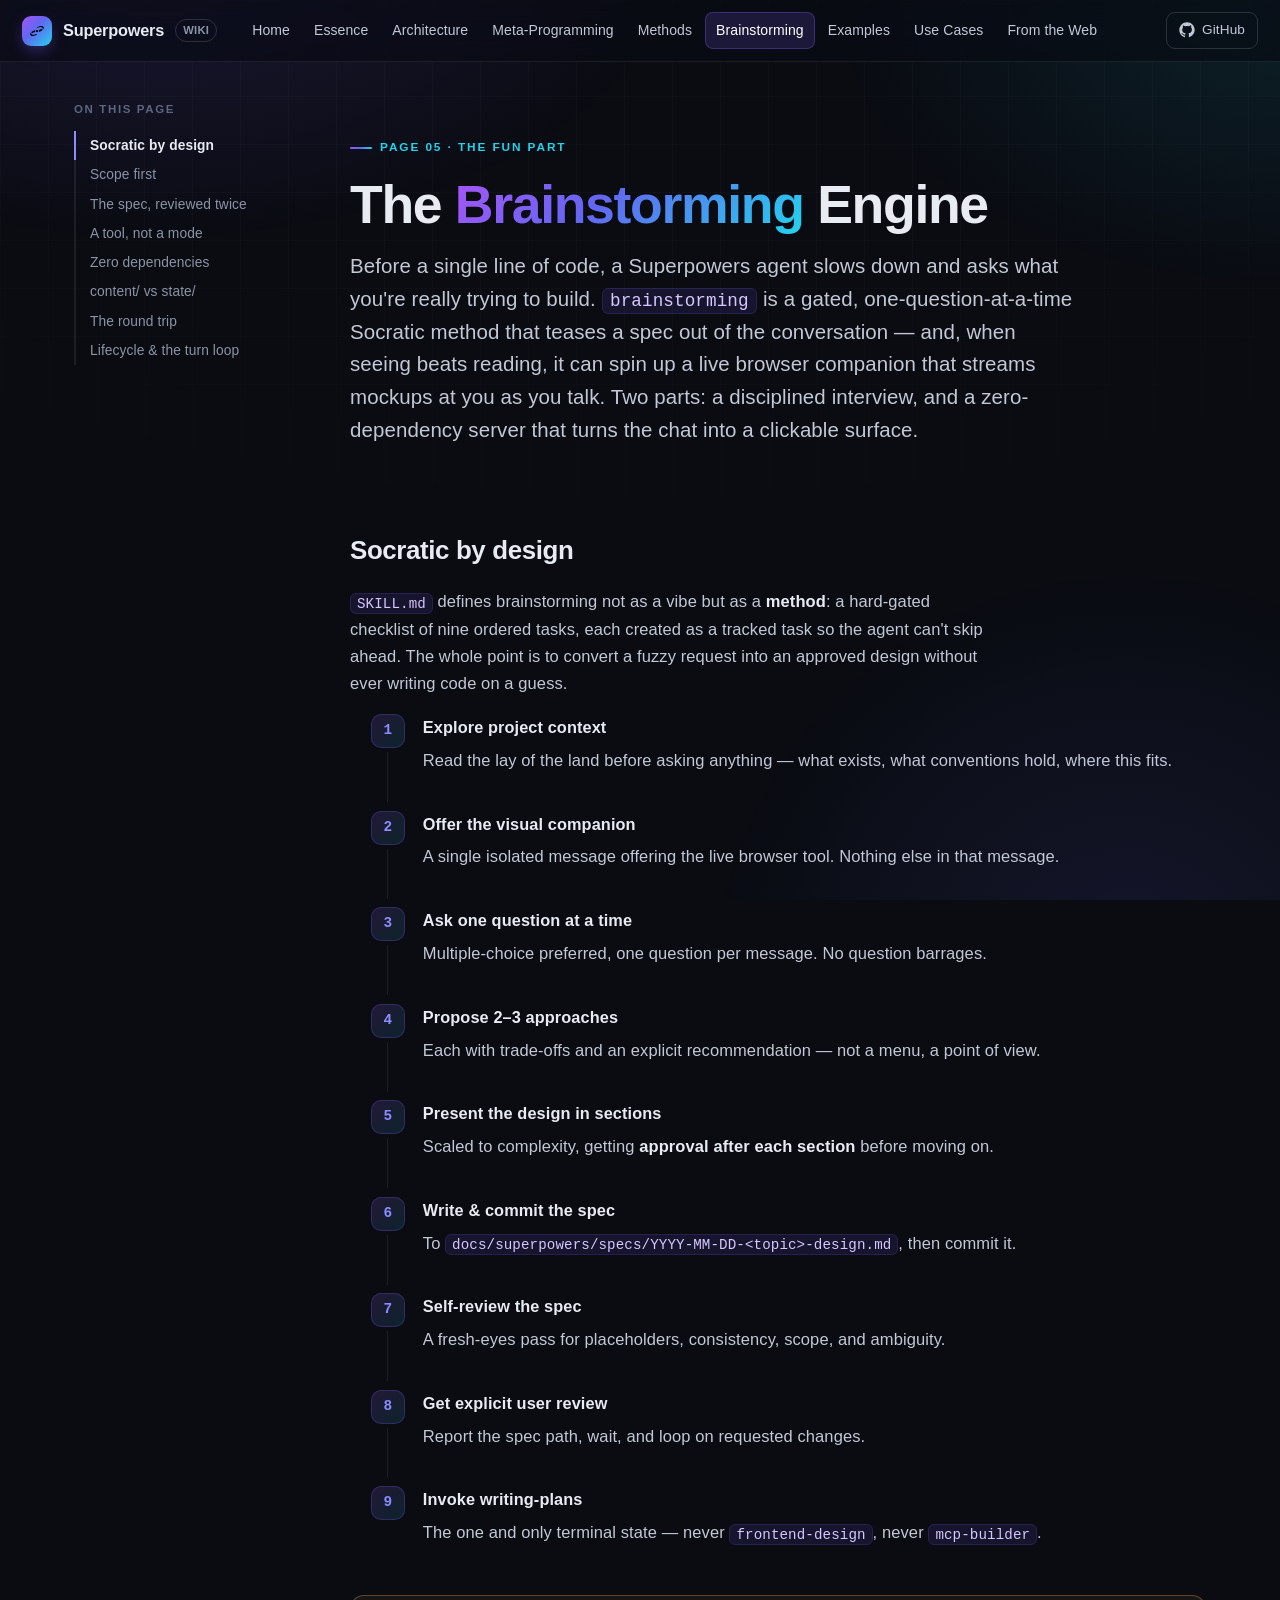
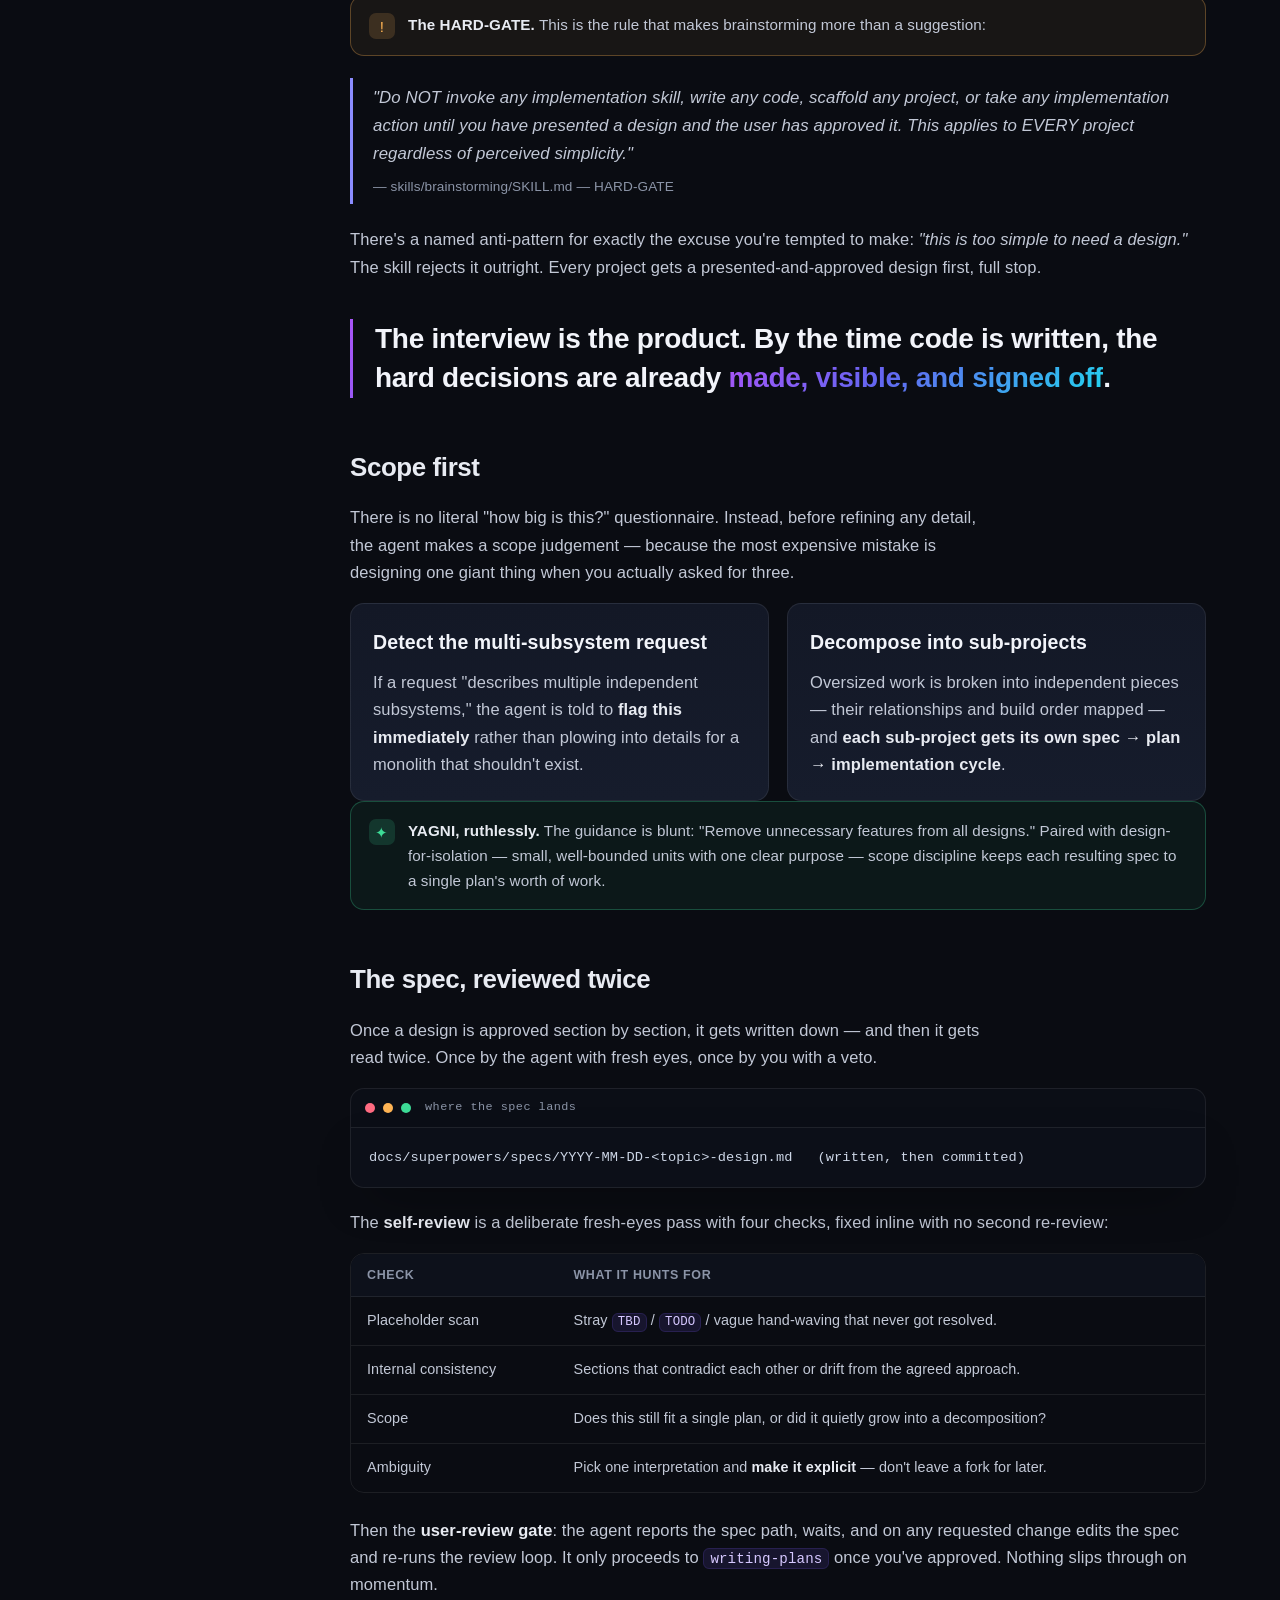
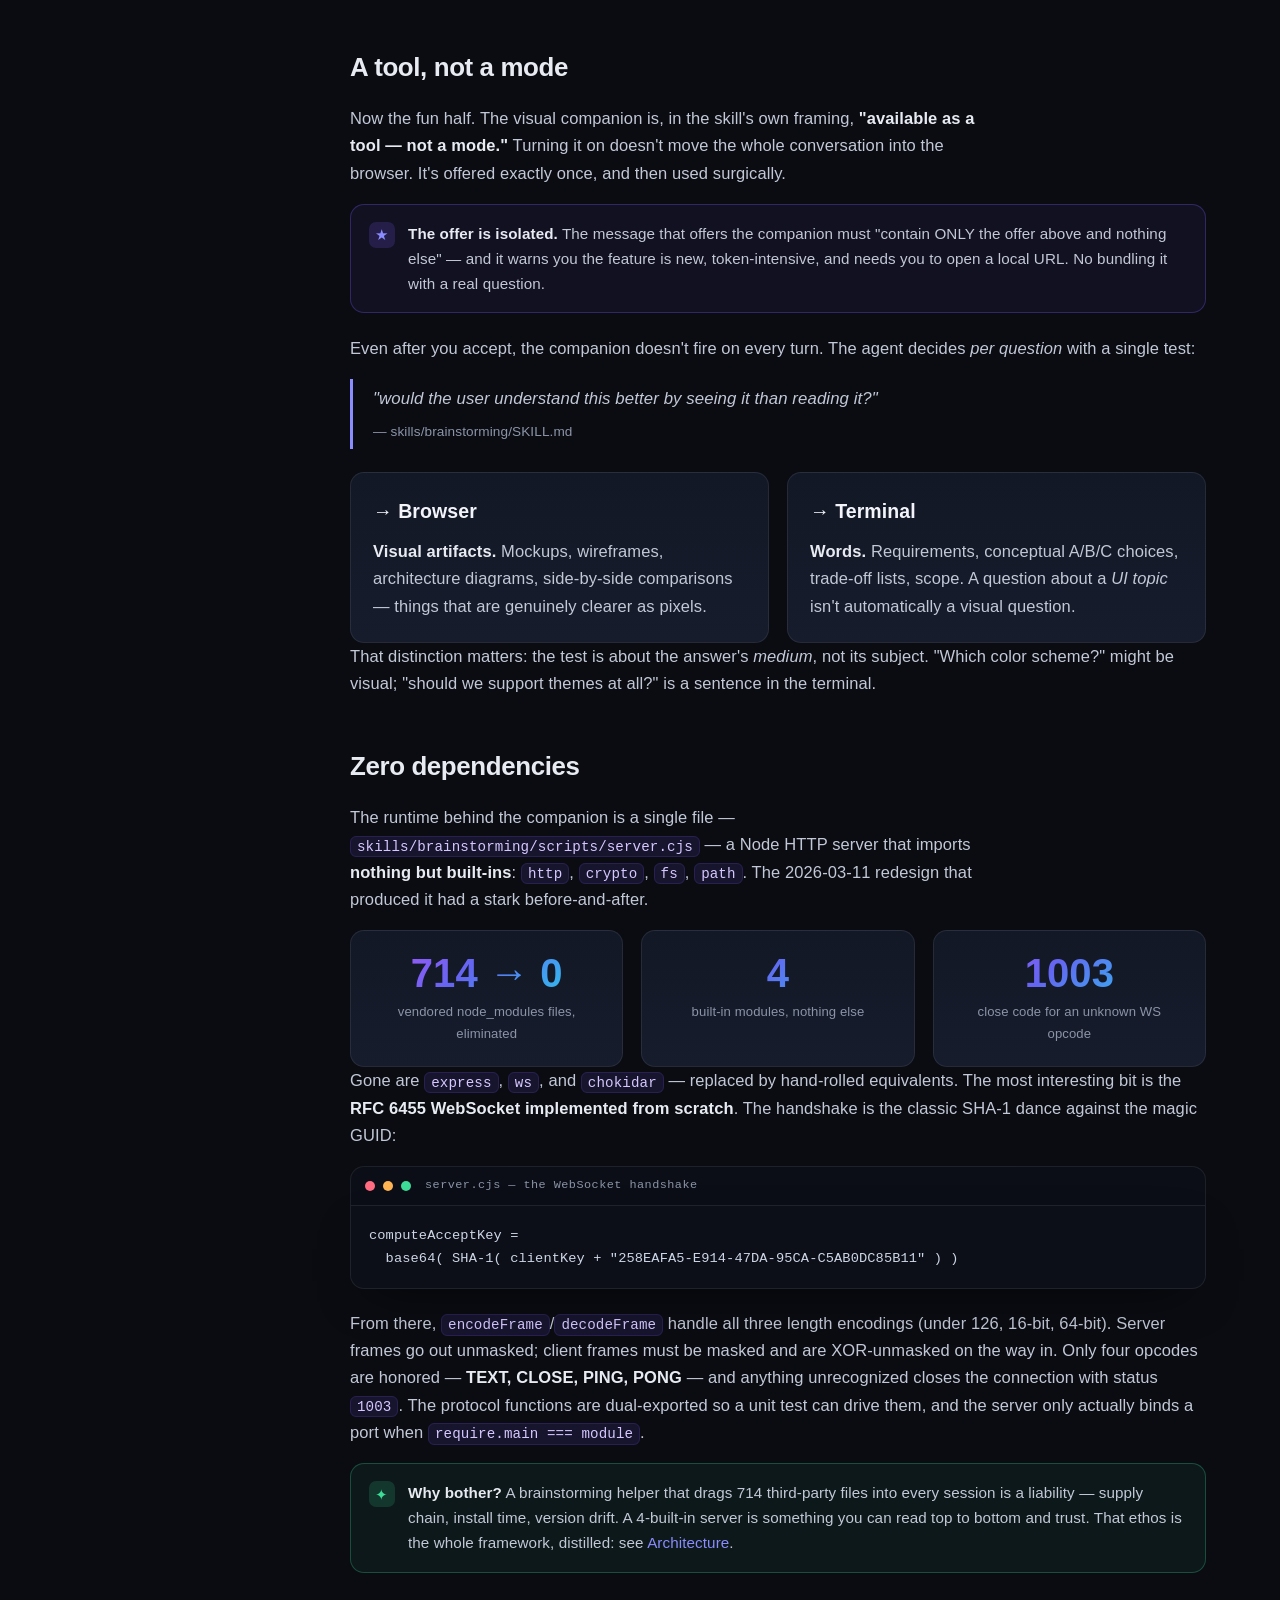
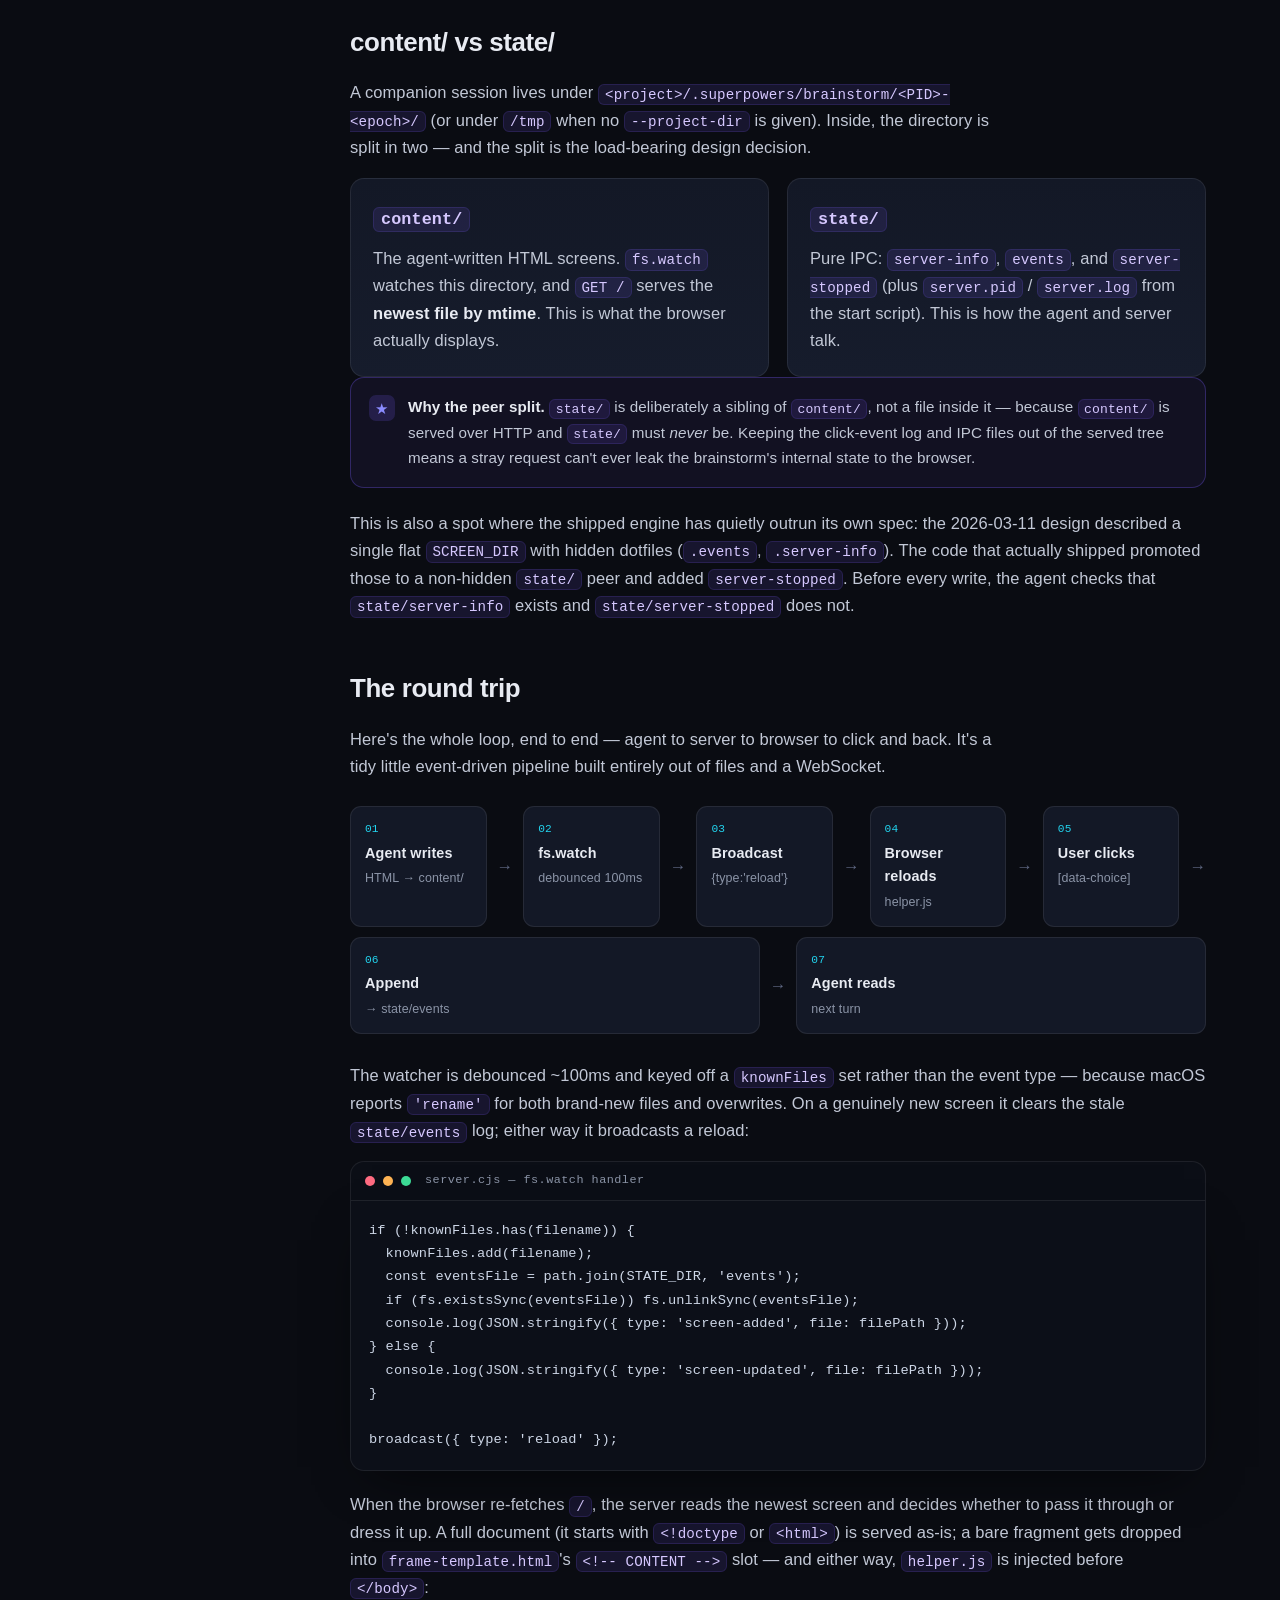
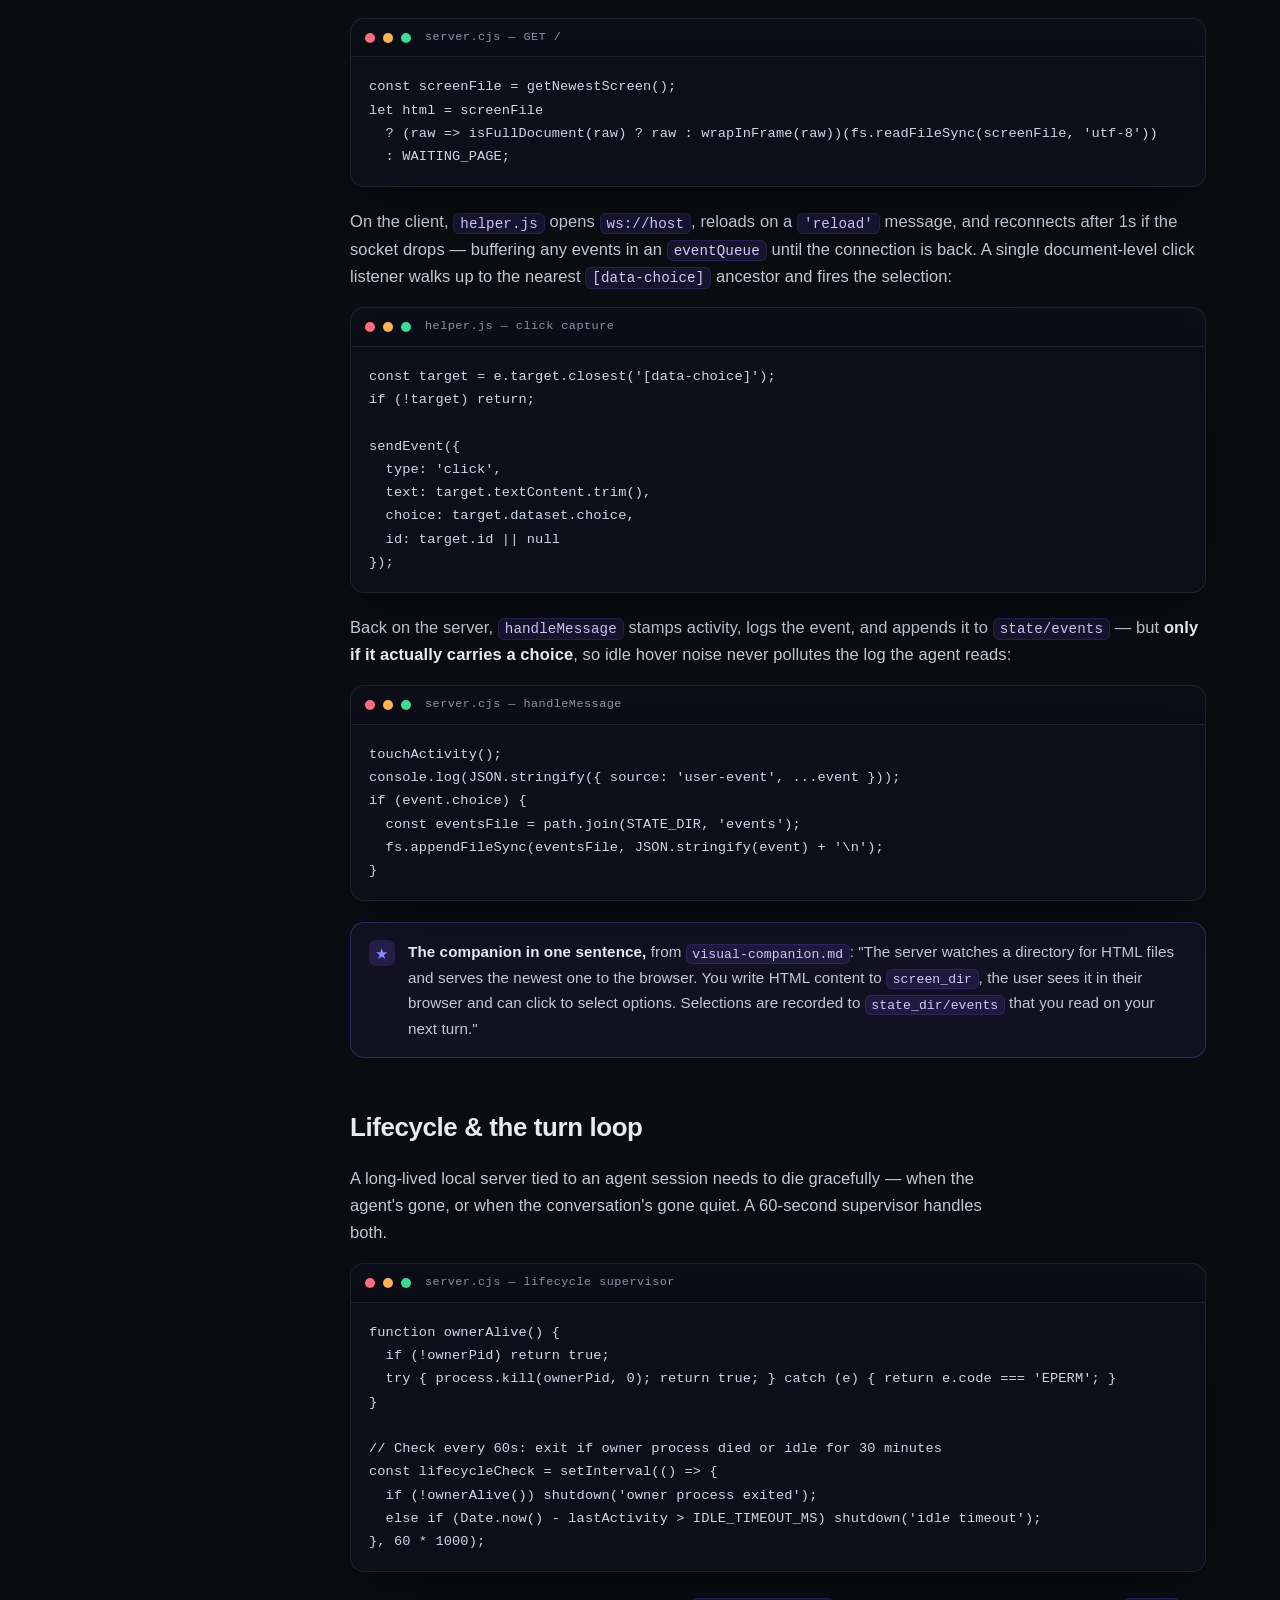
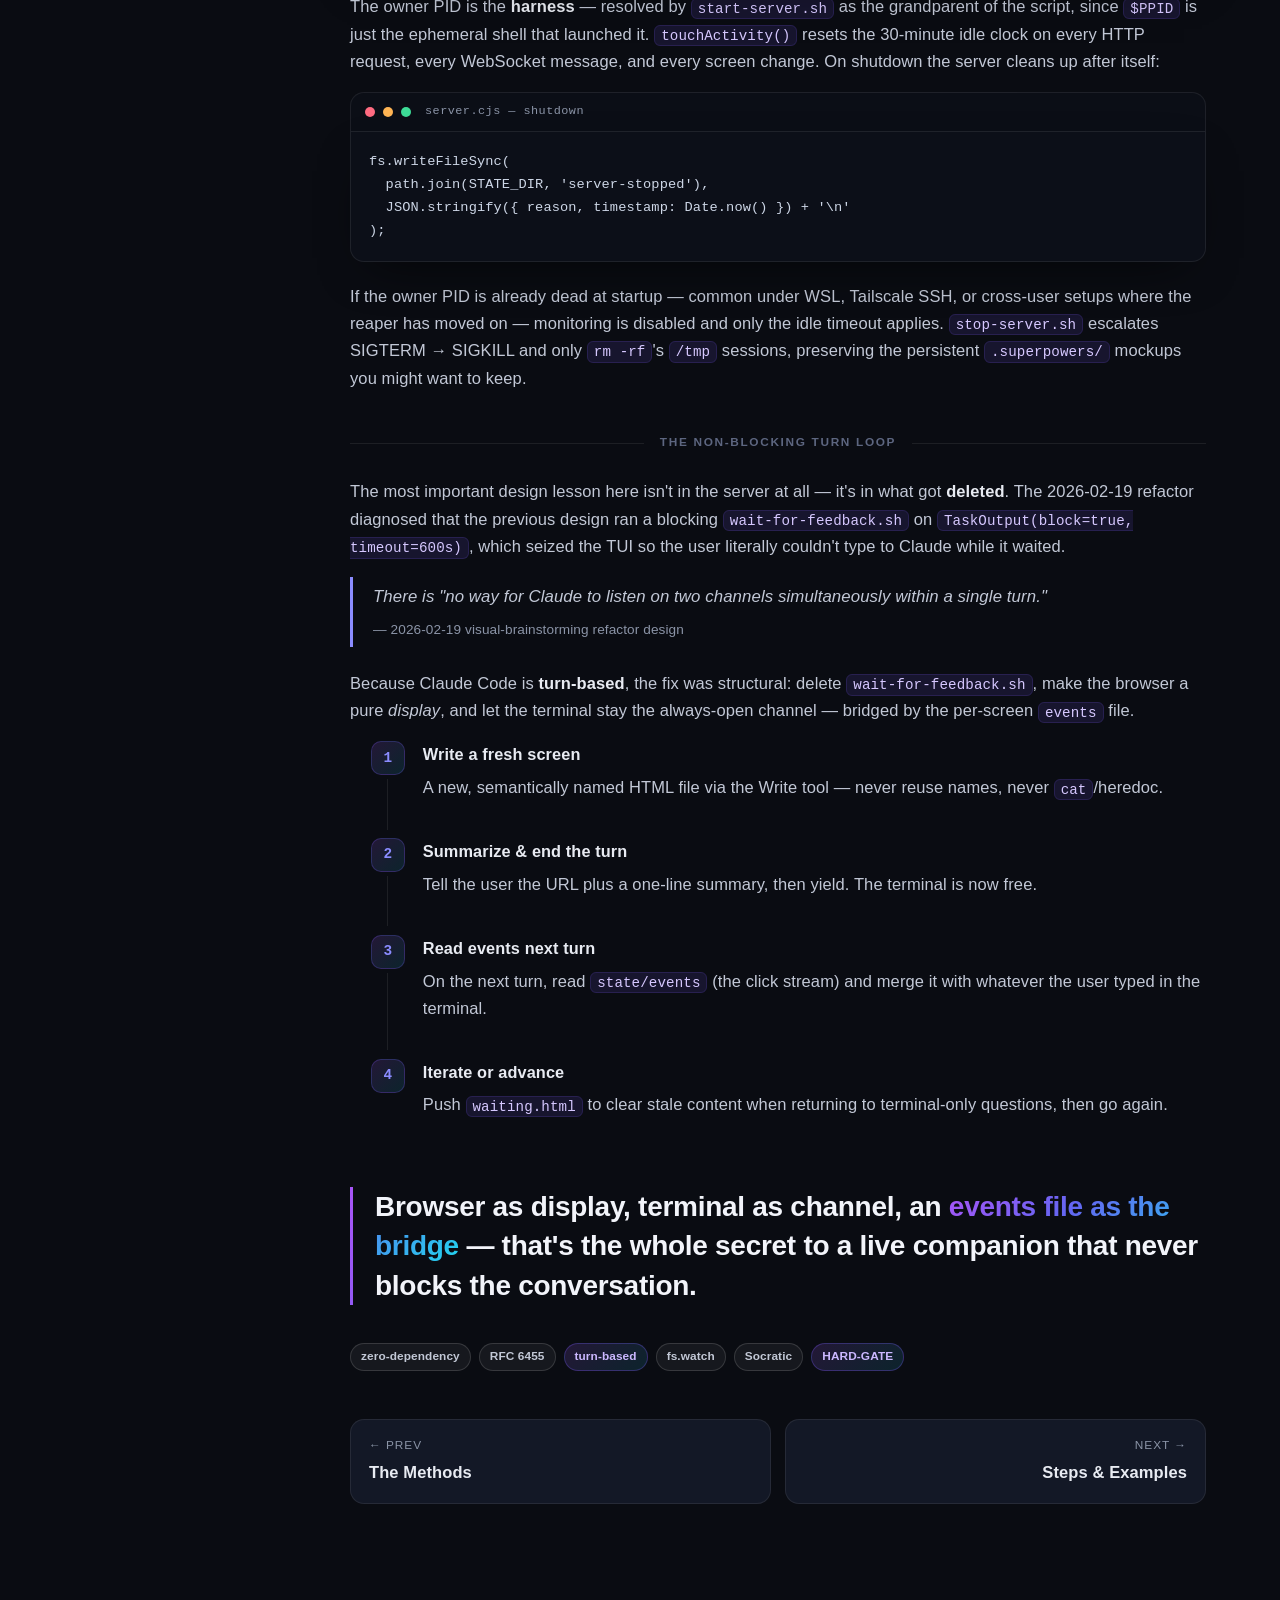
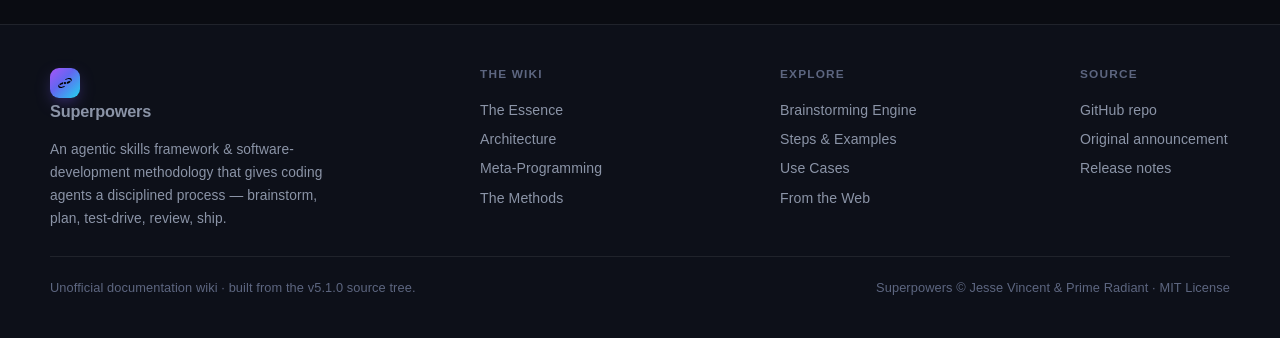
<file: wiki/brainstorming.html>
<!DOCTYPE html>
<html lang="en">
<head>
<meta charset="UTF-8">
<meta name="viewport" content="width=device-width, initial-scale=1.0">
<title>The Brainstorming Engine — Superpowers Wiki</title>
<meta name="description" content="The Socratic, one-question-at-a-time brainstorming skill and its zero-dependency live browser companion that streams mockups as you talk.">
<link rel="icon" href="assets/app-icon.png">
<link rel="stylesheet" href="assets/styles.css">
</head>
<body>

<header class="site-header">
  <a class="brand" href="index.html">
    <span class="glyph"><img src="assets/logo.svg" alt=""></span>
    <b>Superpowers</b>
    <span class="tag">WIKI</span>
  </a>
  <button class="menu-btn" aria-label="Toggle menu" aria-expanded="false">
    <svg viewBox="0 0 24 24" fill="none" stroke="currentColor" stroke-width="2" stroke-linecap="round"><path d="M3 6h18M3 12h18M3 18h18"/></svg>
  </button>
  <nav class="nav" aria-label="Primary">
    <a href="index.html">Home</a>
    <a href="essence.html">Essence</a>
    <a href="architecture.html">Architecture</a>
    <a href="meta-programming.html">Meta-Programming</a>
    <a href="methods.html">Methods</a>
    <a href="brainstorming.html">Brainstorming</a>
    <a href="examples.html">Examples</a>
    <a href="use-cases.html">Use Cases</a>
    <a href="web-use-cases.html">From the Web</a>
  </nav>
  <div class="header-right">
    <a class="gh-link" href="https://github.com/obra/superpowers" target="_blank" rel="noopener">
      <svg viewBox="0 0 24 24" fill="currentColor"><path d="M12 .5C5.7.5.5 5.7.5 12c0 5.1 3.3 9.4 7.9 10.9.6.1.8-.3.8-.6v-2c-3.2.7-3.9-1.4-3.9-1.4-.5-1.3-1.3-1.7-1.3-1.7-1.1-.7.1-.7.1-.7 1.2.1 1.8 1.2 1.8 1.2 1 1.8 2.8 1.3 3.5 1 .1-.8.4-1.3.7-1.6-2.6-.3-5.3-1.3-5.3-5.8 0-1.3.5-2.3 1.2-3.1-.1-.3-.5-1.5.1-3.1 0 0 1-.3 3.3 1.2a11.5 11.5 0 0 1 6 0C17 4.6 18 4.9 18 4.9c.6 1.6.2 2.8.1 3.1.8.8 1.2 1.8 1.2 3.1 0 4.5-2.7 5.5-5.3 5.8.4.3.8 1 .8 2.1v3.1c0 .3.2.7.8.6 4.6-1.5 7.9-5.8 7.9-10.9C23.5 5.7 18.3.5 12 .5z"/></svg>
      <span>GitHub</span>
    </a>
  </div>
</header>

<main>
  <div class="layout">
    <aside class="toc">
      <div class="toc-title">On this page</div>
      <a href="#socratic">Socratic by design</a>
      <a href="#scope">Scope first</a>
      <a href="#spec">The spec, reviewed twice</a>
      <a href="#tool-not-mode">A tool, not a mode</a>
      <a href="#zero-deps">Zero dependencies</a>
      <a href="#content-state">content/ vs state/</a>
      <a href="#round-trip">The round trip</a>
      <a href="#lifecycle">Lifecycle &amp; the turn loop</a>
    </aside>
    <div class="content">
      <div class="hero">
        <span class="eyebrow">Page 05 · The fun part</span>
        <h1 class="page-title">The <span class="grad-text">Brainstorming</span> Engine</h1>
        <p class="lede">Before a single line of code, a Superpowers agent slows down and asks what you're really trying to build. <code>brainstorming</code> is a gated, one-question-at-a-time Socratic method that teases a spec out of the conversation — and, when seeing beats reading, it can spin up a live browser companion that streams mockups at you as you talk. Two parts: a disciplined interview, and a zero-dependency server that turns the chat into a clickable surface.</p>
      </div>

      <!-- ============================ SOCRATIC ============================ -->
      <section class="reveal">
        <h2 id="socratic">Socratic by design</h2>
        <p class="section-intro"><code>SKILL.md</code> defines brainstorming not as a vibe but as a <strong>method</strong>: a hard-gated checklist of nine ordered tasks, each created as a tracked task so the agent can't skip ahead. The whole point is to convert a fuzzy request into an approved design without ever writing code on a guess.</p>

        <ol class="steps">
          <li><h4>Explore project context</h4><p>Read the lay of the land before asking anything — what exists, what conventions hold, where this fits.</p></li>
          <li><h4>Offer the visual companion</h4><p>A single isolated message offering the live browser tool. Nothing else in that message.</p></li>
          <li><h4>Ask one question at a time</h4><p>Multiple-choice preferred, one question per message. No question barrages.</p></li>
          <li><h4>Propose 2–3 approaches</h4><p>Each with trade-offs and an explicit recommendation — not a menu, a point of view.</p></li>
          <li><h4>Present the design in sections</h4><p>Scaled to complexity, getting <strong>approval after each section</strong> before moving on.</p></li>
          <li><h4>Write &amp; commit the spec</h4><p>To <code>docs/superpowers/specs/YYYY-MM-DD-&lt;topic&gt;-design.md</code>, then commit it.</p></li>
          <li><h4>Self-review the spec</h4><p>A fresh-eyes pass for placeholders, consistency, scope, and ambiguity.</p></li>
          <li><h4>Get explicit user review</h4><p>Report the spec path, wait, and loop on requested changes.</p></li>
          <li><h4>Invoke writing-plans</h4><p>The one and only terminal state — never <code>frontend-design</code>, never <code>mcp-builder</code>.</p></li>
        </ol>

        <div class="callout warn"><div class="ic">!</div><p><strong>The HARD-GATE.</strong> This is the rule that makes brainstorming more than a suggestion:</p></div>

        <blockquote>"Do NOT invoke any implementation skill, write any code, scaffold any project, or take any implementation action until you have presented a design and the user has approved it. This applies to EVERY project regardless of perceived simplicity."<cite>skills/brainstorming/SKILL.md — HARD-GATE</cite></blockquote>

        <p>There's a named anti-pattern for exactly the excuse you're tempted to make: <em>"this is too simple to need a design."</em> The skill rejects it outright. Every project gets a presented-and-approved design first, full stop.</p>

        <div class="pull">The interview is the product. By the time code is written, the hard decisions are already <span>made, visible, and signed off</span>.</div>
      </section>

      <!-- ============================ SCOPE ============================ -->
      <section class="reveal">
        <h2 id="scope">Scope first</h2>
        <p class="section-intro">There is no literal "how big is this?" questionnaire. Instead, before refining any detail, the agent makes a scope judgement — because the most expensive mistake is designing one giant thing when you actually asked for three.</p>

        <div class="grid cols-2">
          <div class="card">
            <h3>Detect the multi-subsystem request</h3>
            <p>If a request "describes multiple independent subsystems," the agent is told to <strong>flag this immediately</strong> rather than plowing into details for a monolith that shouldn't exist.</p>
          </div>
          <div class="card">
            <h3>Decompose into sub-projects</h3>
            <p>Oversized work is broken into independent pieces — their relationships and build order mapped — and <strong>each sub-project gets its own spec → plan → implementation cycle</strong>.</p>
          </div>
        </div>

        <div class="callout tip"><div class="ic">✦</div><p><strong>YAGNI, ruthlessly.</strong> The guidance is blunt: "Remove unnecessary features from all designs." Paired with design-for-isolation — small, well-bounded units with one clear purpose — scope discipline keeps each resulting spec to a single plan's worth of work.</p></div>
      </section>

      <!-- ============================ SPEC ============================ -->
      <section class="reveal">
        <h2 id="spec">The spec, reviewed twice</h2>
        <p class="section-intro">Once a design is approved section by section, it gets written down — and then it gets read twice. Once by the agent with fresh eyes, once by you with a veto.</p>

        <div class="code-head"><span class="dot r"></span><span class="dot y"></span><span class="dot g"></span><span class="fname">where the spec lands</span></div>
        <pre><code>docs/superpowers/specs/YYYY-MM-DD-&lt;topic&gt;-design.md   (written, then committed)</code></pre>

        <p>The <strong>self-review</strong> is a deliberate fresh-eyes pass with four checks, fixed inline with no second re-review:</p>

        <div class="table-wrap">
          <table>
            <thead><tr><th>Check</th><th>What it hunts for</th></tr></thead>
            <tbody>
              <tr><td>Placeholder scan</td><td>Stray <code>TBD</code> / <code>TODO</code> / vague hand-waving that never got resolved.</td></tr>
              <tr><td>Internal consistency</td><td>Sections that contradict each other or drift from the agreed approach.</td></tr>
              <tr><td>Scope</td><td>Does this still fit a single plan, or did it quietly grow into a decomposition?</td></tr>
              <tr><td>Ambiguity</td><td>Pick one interpretation and <strong>make it explicit</strong> — don't leave a fork for later.</td></tr>
            </tbody>
          </table>
        </div>

        <p>Then the <strong>user-review gate</strong>: the agent reports the spec path, waits, and on any requested change edits the spec and re-runs the review loop. It only proceeds to <code>writing-plans</code> once you've approved. Nothing slips through on momentum.</p>
      </section>

      <!-- ============================ TOOL NOT MODE ============================ -->
      <section class="reveal">
        <h2 id="tool-not-mode">A tool, not a mode</h2>
        <p class="section-intro">Now the fun half. The visual companion is, in the skill's own framing, <strong>"available as a tool — not a mode."</strong> Turning it on doesn't move the whole conversation into the browser. It's offered exactly once, and then used surgically.</p>

        <div class="callout note"><div class="ic">★</div><p><strong>The offer is isolated.</strong> The message that offers the companion must "contain ONLY the offer above and nothing else" — and it warns you the feature is new, token-intensive, and needs you to open a local URL. No bundling it with a real question.</p></div>

        <p>Even after you accept, the companion doesn't fire on every turn. The agent decides <em>per question</em> with a single test:</p>

        <blockquote>"would the user understand this better by seeing it than reading it?"<cite>skills/brainstorming/SKILL.md</cite></blockquote>

        <div class="grid cols-2">
          <div class="card hover">
            <h3>→ Browser</h3>
            <p><strong>Visual artifacts.</strong> Mockups, wireframes, architecture diagrams, side-by-side comparisons — things that are genuinely clearer as pixels.</p>
          </div>
          <div class="card hover">
            <h3>→ Terminal</h3>
            <p><strong>Words.</strong> Requirements, conceptual A/B/C choices, trade-off lists, scope. A question about a <em>UI topic</em> isn't automatically a visual question.</p>
          </div>
        </div>

        <p>That distinction matters: the test is about the answer's <em>medium</em>, not its subject. "Which color scheme?" might be visual; "should we support themes at all?" is a sentence in the terminal.</p>
      </section>

      <!-- ============================ ZERO DEPS ============================ -->
      <section class="reveal">
        <h2 id="zero-deps">Zero dependencies</h2>
        <p class="section-intro">The runtime behind the companion is a single file — <code>skills/brainstorming/scripts/server.cjs</code> — a Node HTTP server that imports <strong>nothing but built-ins</strong>: <code>http</code>, <code>crypto</code>, <code>fs</code>, <code>path</code>. The 2026-03-11 redesign that produced it had a stark before-and-after.</p>

        <div class="grid cols-3">
          <div class="card"><div class="stat"><div class="num">714 → 0</div><div class="lbl">vendored node_modules files, eliminated</div></div></div>
          <div class="card"><div class="stat"><div class="num">4</div><div class="lbl">built-in modules, nothing else</div></div></div>
          <div class="card"><div class="stat"><div class="num">1003</div><div class="lbl">close code for an unknown WS opcode</div></div></div>
        </div>

        <p>Gone are <code>express</code>, <code>ws</code>, and <code>chokidar</code> — replaced by hand-rolled equivalents. The most interesting bit is the <strong>RFC 6455 WebSocket implemented from scratch</strong>. The handshake is the classic SHA-1 dance against the magic GUID:</p>

        <div class="code-head"><span class="dot r"></span><span class="dot y"></span><span class="dot g"></span><span class="fname">server.cjs — the WebSocket handshake</span></div>
        <pre><code>computeAcceptKey =
  base64( SHA-1( clientKey + "258EAFA5-E914-47DA-95CA-C5AB0DC85B11" ) )</code></pre>

        <p>From there, <code>encodeFrame</code>/<code>decodeFrame</code> handle all three length encodings (under 126, 16-bit, 64-bit). Server frames go out unmasked; client frames must be masked and are XOR-unmasked on the way in. Only four opcodes are honored — <strong>TEXT, CLOSE, PING, PONG</strong> — and anything unrecognized closes the connection with status <code>1003</code>. The protocol functions are dual-exported so a unit test can drive them, and the server only actually binds a port when <code>require.main === module</code>.</p>

        <div class="callout tip"><div class="ic">✦</div><p><strong>Why bother?</strong> A brainstorming helper that drags 714 third-party files into every session is a liability — supply chain, install time, version drift. A 4-built-in server is something you can read top to bottom and trust. That ethos is the whole framework, distilled: see <a href="architecture.html">Architecture</a>.</p></div>
      </section>

      <!-- ============================ CONTENT VS STATE ============================ -->
      <section class="reveal">
        <h2 id="content-state">content/ vs state/</h2>
        <p class="section-intro">A companion session lives under <code>&lt;project&gt;/.superpowers/brainstorm/&lt;PID&gt;-&lt;epoch&gt;/</code> (or under <code>/tmp</code> when no <code>--project-dir</code> is given). Inside, the directory is split in two — and the split is the load-bearing design decision.</p>

        <div class="grid cols-2">
          <div class="card hover">
            <h3><code>content/</code></h3>
            <p>The agent-written HTML screens. <code>fs.watch</code> watches this directory, and <code>GET /</code> serves the <strong>newest file by mtime</strong>. This is what the browser actually displays.</p>
          </div>
          <div class="card hover">
            <h3><code>state/</code></h3>
            <p>Pure IPC: <code>server-info</code>, <code>events</code>, and <code>server-stopped</code> (plus <code>server.pid</code> / <code>server.log</code> from the start script). This is how the agent and server talk.</p>
          </div>
        </div>

        <div class="callout note"><div class="ic">★</div><p><strong>Why the peer split.</strong> <code>state/</code> is deliberately a sibling of <code>content/</code>, not a file inside it — because <code>content/</code> is served over HTTP and <code>state/</code> must <em>never</em> be. Keeping the click-event log and IPC files out of the served tree means a stray request can't ever leak the brainstorm's internal state to the browser.</p></div>

        <p>This is also a spot where the shipped engine has quietly outrun its own spec: the 2026-03-11 design described a single flat <code>SCREEN_DIR</code> with hidden dotfiles (<code>.events</code>, <code>.server-info</code>). The code that actually shipped promoted those to a non-hidden <code>state/</code> peer and added <code>server-stopped</code>. Before every write, the agent checks that <code>state/server-info</code> exists and <code>state/server-stopped</code> does not.</p>
      </section>

      <!-- ============================ ROUND TRIP ============================ -->
      <section class="reveal">
        <h2 id="round-trip">The round trip</h2>
        <p class="section-intro">Here's the whole loop, end to end — agent to server to browser to click and back. It's a tidy little event-driven pipeline built entirely out of files and a WebSocket.</p>

        <div class="flow">
          <div class="node"><div class="n">01</div><div class="t">Agent writes</div><div class="s">HTML → content/</div></div>
          <div class="arrow">→</div>
          <div class="node"><div class="n">02</div><div class="t">fs.watch</div><div class="s">debounced 100ms</div></div>
          <div class="arrow">→</div>
          <div class="node"><div class="n">03</div><div class="t">Broadcast</div><div class="s">{type:'reload'}</div></div>
          <div class="arrow">→</div>
          <div class="node"><div class="n">04</div><div class="t">Browser reloads</div><div class="s">helper.js</div></div>
          <div class="arrow">→</div>
          <div class="node"><div class="n">05</div><div class="t">User clicks</div><div class="s">[data-choice]</div></div>
          <div class="arrow">→</div>
          <div class="node"><div class="n">06</div><div class="t">Append</div><div class="s">→ state/events</div></div>
          <div class="arrow">→</div>
          <div class="node"><div class="n">07</div><div class="t">Agent reads</div><div class="s">next turn</div></div>
        </div>

        <p>The watcher is debounced ~100ms and keyed off a <code>knownFiles</code> set rather than the event type — because macOS reports <code>'rename'</code> for both brand-new files and overwrites. On a genuinely new screen it clears the stale <code>state/events</code> log; either way it broadcasts a reload:</p>

        <div class="code-head"><span class="dot r"></span><span class="dot y"></span><span class="dot g"></span><span class="fname">server.cjs — fs.watch handler</span></div>
        <pre><code>if (!knownFiles.has(filename)) {
  knownFiles.add(filename);
  const eventsFile = path.join(STATE_DIR, 'events');
  if (fs.existsSync(eventsFile)) fs.unlinkSync(eventsFile);
  console.log(JSON.stringify({ type: 'screen-added', file: filePath }));
} else {
  console.log(JSON.stringify({ type: 'screen-updated', file: filePath }));
}

broadcast({ type: 'reload' });</code></pre>

        <p>When the browser re-fetches <code>/</code>, the server reads the newest screen and decides whether to pass it through or dress it up. A full document (it starts with <code>&lt;!doctype</code> or <code>&lt;html&gt;</code>) is served as-is; a bare fragment gets dropped into <code>frame-template.html</code>'s <code>&lt;!-- CONTENT --&gt;</code> slot — and either way, <code>helper.js</code> is injected before <code>&lt;/body&gt;</code>:</p>

        <div class="code-head"><span class="dot r"></span><span class="dot y"></span><span class="dot g"></span><span class="fname">server.cjs — GET /</span></div>
        <pre><code>const screenFile = getNewestScreen();
let html = screenFile
  ? (raw =&gt; isFullDocument(raw) ? raw : wrapInFrame(raw))(fs.readFileSync(screenFile, 'utf-8'))
  : WAITING_PAGE;</code></pre>

        <p>On the client, <code>helper.js</code> opens <code>ws://host</code>, reloads on a <code>'reload'</code> message, and reconnects after 1s if the socket drops — buffering any events in an <code>eventQueue</code> until the connection is back. A single document-level click listener walks up to the nearest <code>[data-choice]</code> ancestor and fires the selection:</p>

        <div class="code-head"><span class="dot r"></span><span class="dot y"></span><span class="dot g"></span><span class="fname">helper.js — click capture</span></div>
        <pre><code>const target = e.target.closest('[data-choice]');
if (!target) return;

sendEvent({
  type: 'click',
  text: target.textContent.trim(),
  choice: target.dataset.choice,
  id: target.id || null
});</code></pre>

        <p>Back on the server, <code>handleMessage</code> stamps activity, logs the event, and appends it to <code>state/events</code> — but <strong>only if it actually carries a choice</strong>, so idle hover noise never pollutes the log the agent reads:</p>

        <div class="code-head"><span class="dot r"></span><span class="dot y"></span><span class="dot g"></span><span class="fname">server.cjs — handleMessage</span></div>
        <pre><code>touchActivity();
console.log(JSON.stringify({ source: 'user-event', ...event }));
if (event.choice) {
  const eventsFile = path.join(STATE_DIR, 'events');
  fs.appendFileSync(eventsFile, JSON.stringify(event) + '\n');
}</code></pre>

        <div class="callout note"><div class="ic">★</div><p><strong>The companion in one sentence,</strong> from <code>visual-companion.md</code>: "The server watches a directory for HTML files and serves the newest one to the browser. You write HTML content to <code>screen_dir</code>, the user sees it in their browser and can click to select options. Selections are recorded to <code>state_dir/events</code> that you read on your next turn."</p></div>
      </section>

      <!-- ============================ LIFECYCLE ============================ -->
      <section class="reveal">
        <h2 id="lifecycle">Lifecycle &amp; the turn loop</h2>
        <p class="section-intro">A long-lived local server tied to an agent session needs to die gracefully — when the agent's gone, or when the conversation's gone quiet. A 60-second supervisor handles both.</p>

        <div class="code-head"><span class="dot r"></span><span class="dot y"></span><span class="dot g"></span><span class="fname">server.cjs — lifecycle supervisor</span></div>
        <pre><code>function ownerAlive() {
  if (!ownerPid) return true;
  try { process.kill(ownerPid, 0); return true; } catch (e) { return e.code === 'EPERM'; }
}

// Check every 60s: exit if owner process died or idle for 30 minutes
const lifecycleCheck = setInterval(() =&gt; {
  if (!ownerAlive()) shutdown('owner process exited');
  else if (Date.now() - lastActivity &gt; IDLE_TIMEOUT_MS) shutdown('idle timeout');
}, 60 * 1000);</code></pre>

        <p>The owner PID is the <strong>harness</strong> — resolved by <code>start-server.sh</code> as the grandparent of the script, since <code>$PPID</code> is just the ephemeral shell that launched it. <code>touchActivity()</code> resets the 30-minute idle clock on every HTTP request, every WebSocket message, and every screen change. On shutdown the server cleans up after itself:</p>

        <div class="code-head"><span class="dot r"></span><span class="dot y"></span><span class="dot g"></span><span class="fname">server.cjs — shutdown</span></div>
        <pre><code>fs.writeFileSync(
  path.join(STATE_DIR, 'server-stopped'),
  JSON.stringify({ reason, timestamp: Date.now() }) + '\n'
);</code></pre>

        <p>If the owner PID is already dead at startup — common under WSL, Tailscale SSH, or cross-user setups where the reaper has moved on — monitoring is disabled and only the idle timeout applies. <code>stop-server.sh</code> escalates SIGTERM → SIGKILL and only <code>rm -rf</code>'s <code>/tmp</code> sessions, preserving the persistent <code>.superpowers/</code> mockups you might want to keep.</p>

        <div class="divider-label">The non-blocking turn loop</div>

        <p>The most important design lesson here isn't in the server at all — it's in what got <strong>deleted</strong>. The 2026-02-19 refactor diagnosed that the previous design ran a blocking <code>wait-for-feedback.sh</code> on <code>TaskOutput(block=true, timeout=600s)</code>, which seized the TUI so the user literally couldn't type to Claude while it waited.</p>

        <blockquote>There is "no way for Claude to listen on two channels simultaneously within a single turn."<cite>2026-02-19 visual-brainstorming refactor design</cite></blockquote>

        <p>Because Claude Code is <strong>turn-based</strong>, the fix was structural: delete <code>wait-for-feedback.sh</code>, make the browser a pure <em>display</em>, and let the terminal stay the always-open channel — bridged by the per-screen <code>events</code> file.</p>

        <ol class="steps">
          <li><h4>Write a fresh screen</h4><p>A new, semantically named HTML file via the Write tool — never reuse names, never <code>cat</code>/heredoc.</p></li>
          <li><h4>Summarize &amp; end the turn</h4><p>Tell the user the URL plus a one-line summary, then yield. The terminal is now free.</p></li>
          <li><h4>Read events next turn</h4><p>On the next turn, read <code>state/events</code> (the click stream) and merge it with whatever the user typed in the terminal.</p></li>
          <li><h4>Iterate or advance</h4><p>Push <code>waiting.html</code> to clear stale content when returning to terminal-only questions, then go again.</p></li>
        </ol>

        <div class="pull">Browser as display, terminal as channel, an <span>events file as the bridge</span> — that's the whole secret to a live companion that never blocks the conversation.</div>

        <div class="tag-row">
          <span class="pill">zero-dependency</span>
          <span class="pill">RFC 6455</span>
          <span class="pill accent">turn-based</span>
          <span class="pill">fs.watch</span>
          <span class="pill">Socratic</span>
          <span class="pill accent">HARD-GATE</span>
        </div>
      </section>

      <div class="pager">
        <a href="methods.html"><div class="dir">← Prev</div><div class="ttl">The Methods</div></a>
        <a class="next" href="examples.html"><div class="dir">Next →</div><div class="ttl">Steps &amp; Examples</div></a>
      </div>

    </div>
  </div>
</main>

<footer class="site-footer">
  <div class="footer-inner">
    <div class="col footer-brand">
      <a class="brand" href="index.html"><span class="glyph"><img src="assets/logo.svg" alt=""></span><b>Superpowers</b></a>
      <p>An agentic skills framework &amp; software-development methodology that gives coding agents a disciplined process — brainstorm, plan, test-drive, review, ship.</p>
    </div>
    <div class="col">
      <h5>The Wiki</h5>
      <a href="essence.html">The Essence</a>
      <a href="architecture.html">Architecture</a>
      <a href="meta-programming.html">Meta-Programming</a>
      <a href="methods.html">The Methods</a>
    </div>
    <div class="col">
      <h5>Explore</h5>
      <a href="brainstorming.html">Brainstorming Engine</a>
      <a href="examples.html">Steps &amp; Examples</a>
      <a href="use-cases.html">Use Cases</a>
      <a href="web-use-cases.html">From the Web</a>
    </div>
    <div class="col">
      <h5>Source</h5>
      <a href="https://github.com/obra/superpowers" target="_blank" rel="noopener">GitHub repo</a>
      <a href="https://blog.fsck.com/2025/10/09/superpowers/" target="_blank" rel="noopener">Original announcement</a>
      <a href="https://github.com/obra/superpowers/blob/main/RELEASE-NOTES.md" target="_blank" rel="noopener">Release notes</a>
    </div>
  </div>
  <div class="footer-legal">
    <span>Unofficial documentation wiki · built from the v5.1.0 source tree.</span>
    <span>Superpowers © Jesse Vincent &amp; Prime Radiant · MIT License</span>
  </div>
</footer>

<script src="assets/app.js"></script>
</body>
</html>
</file>
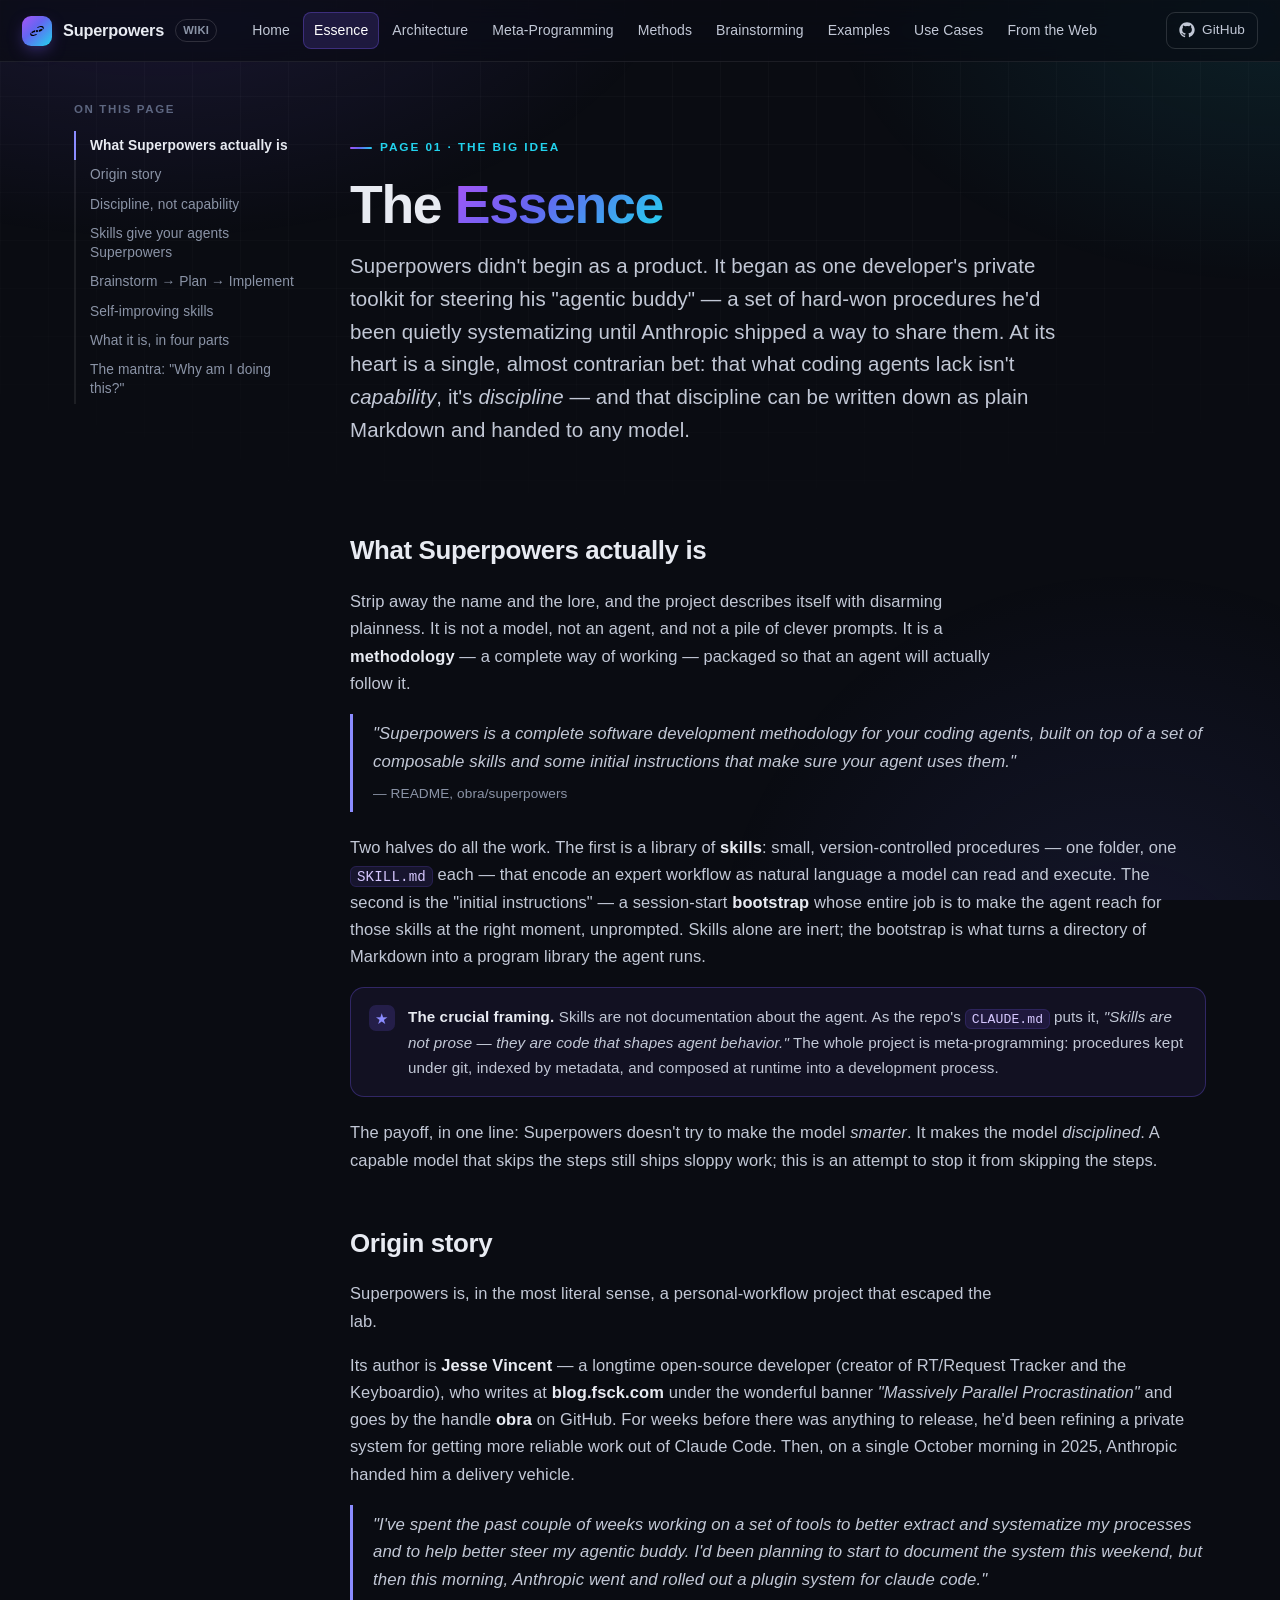
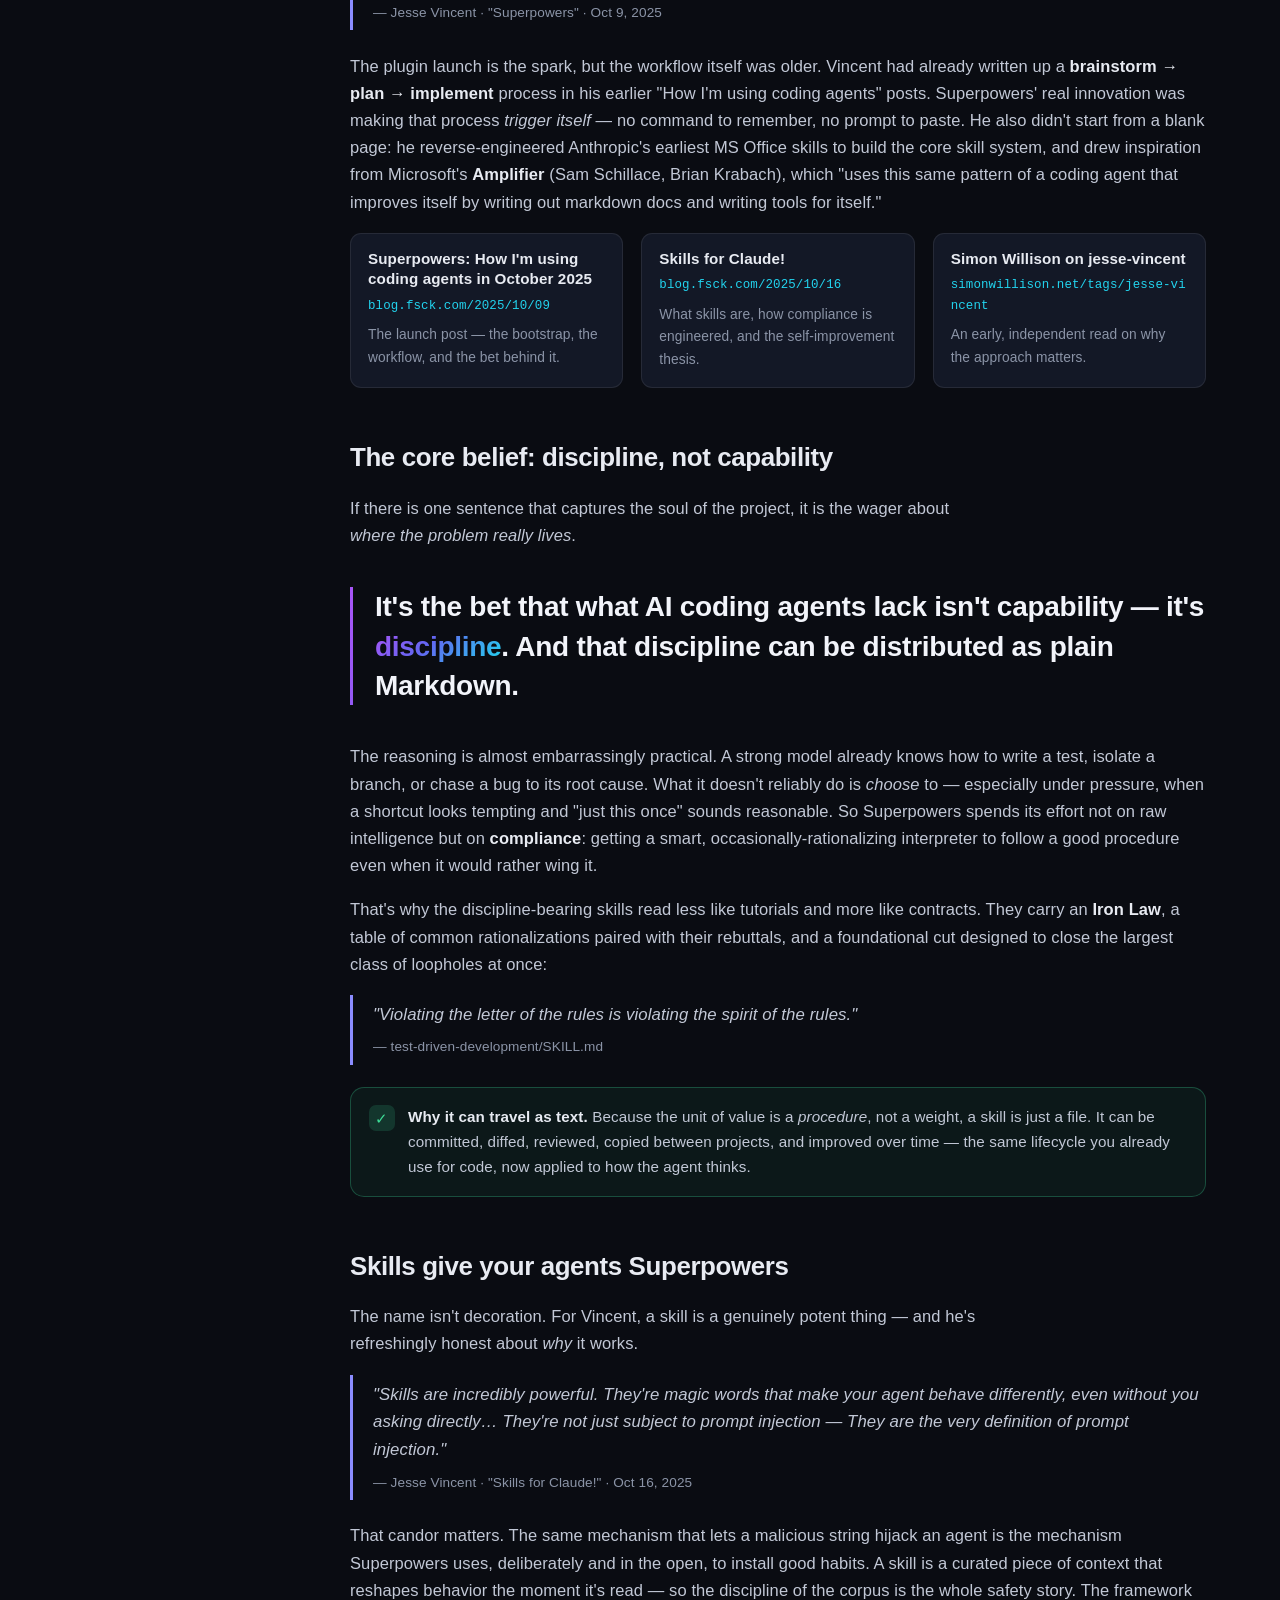
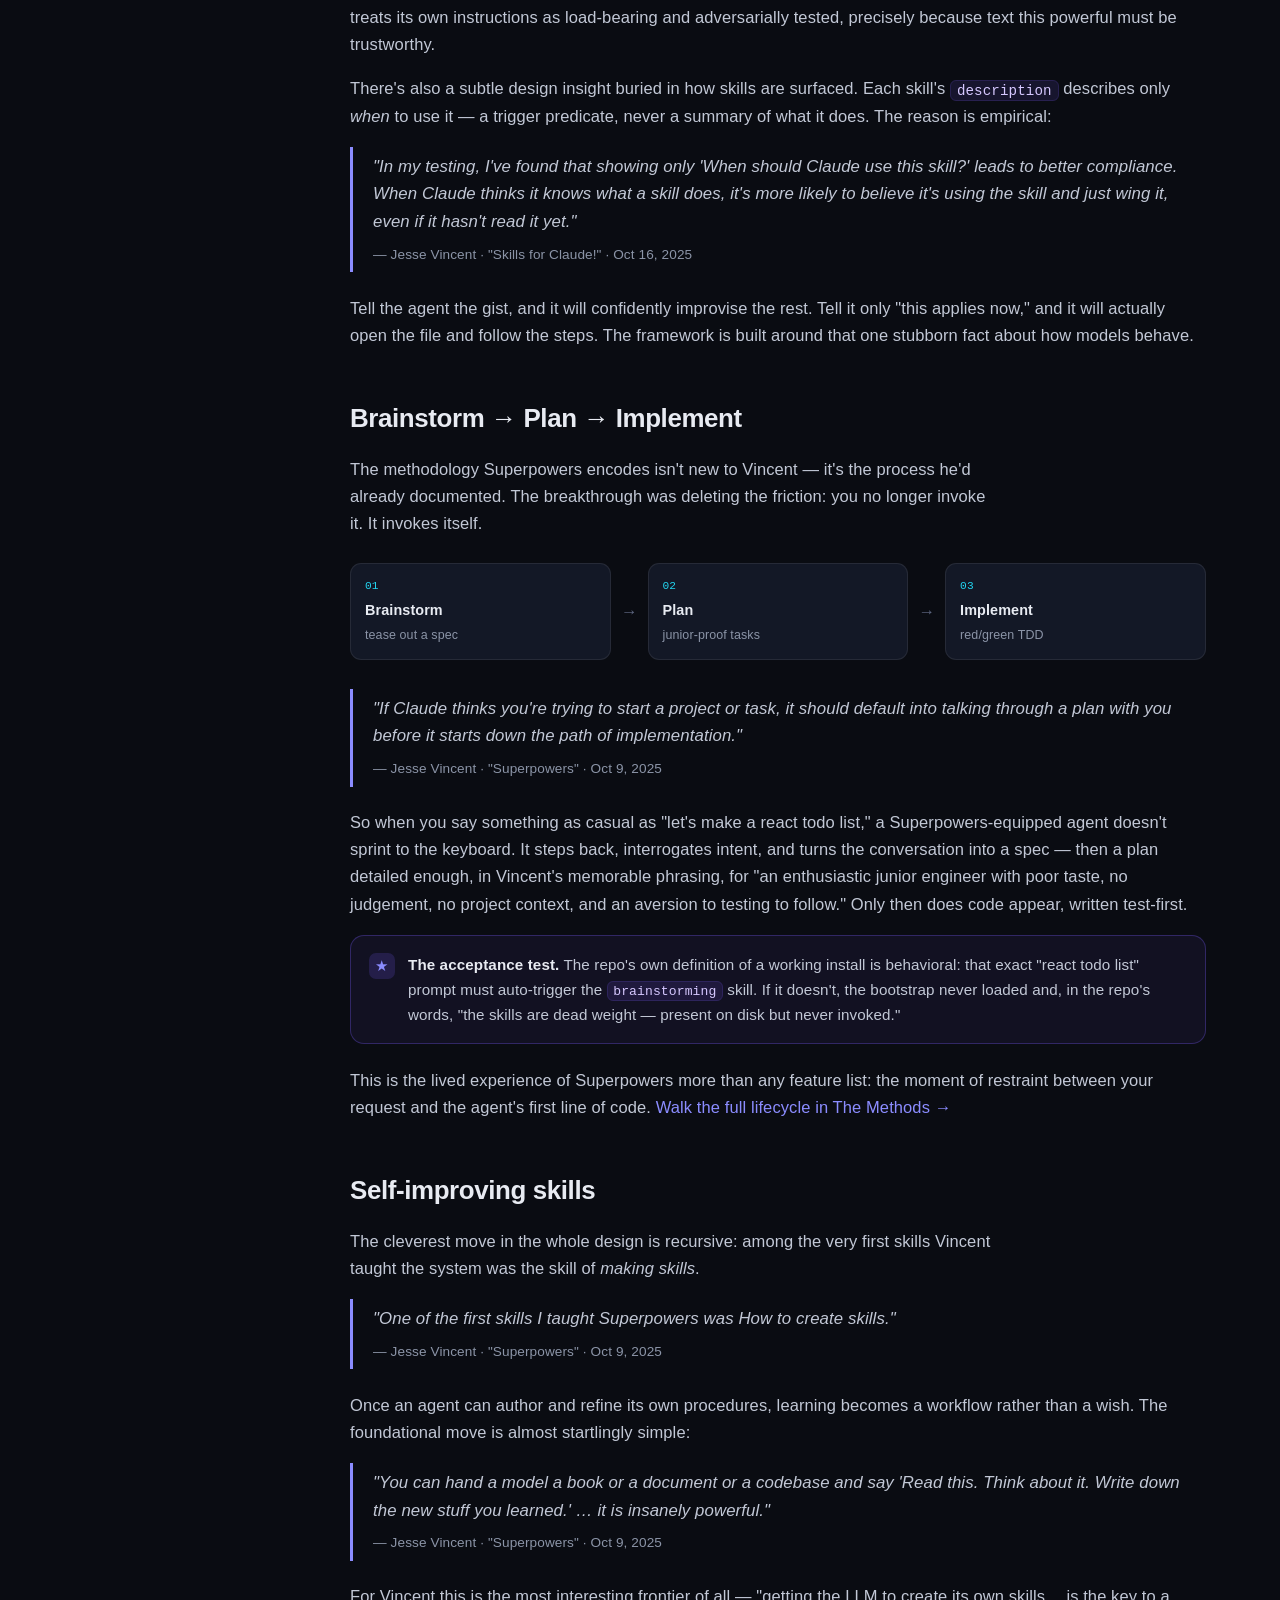
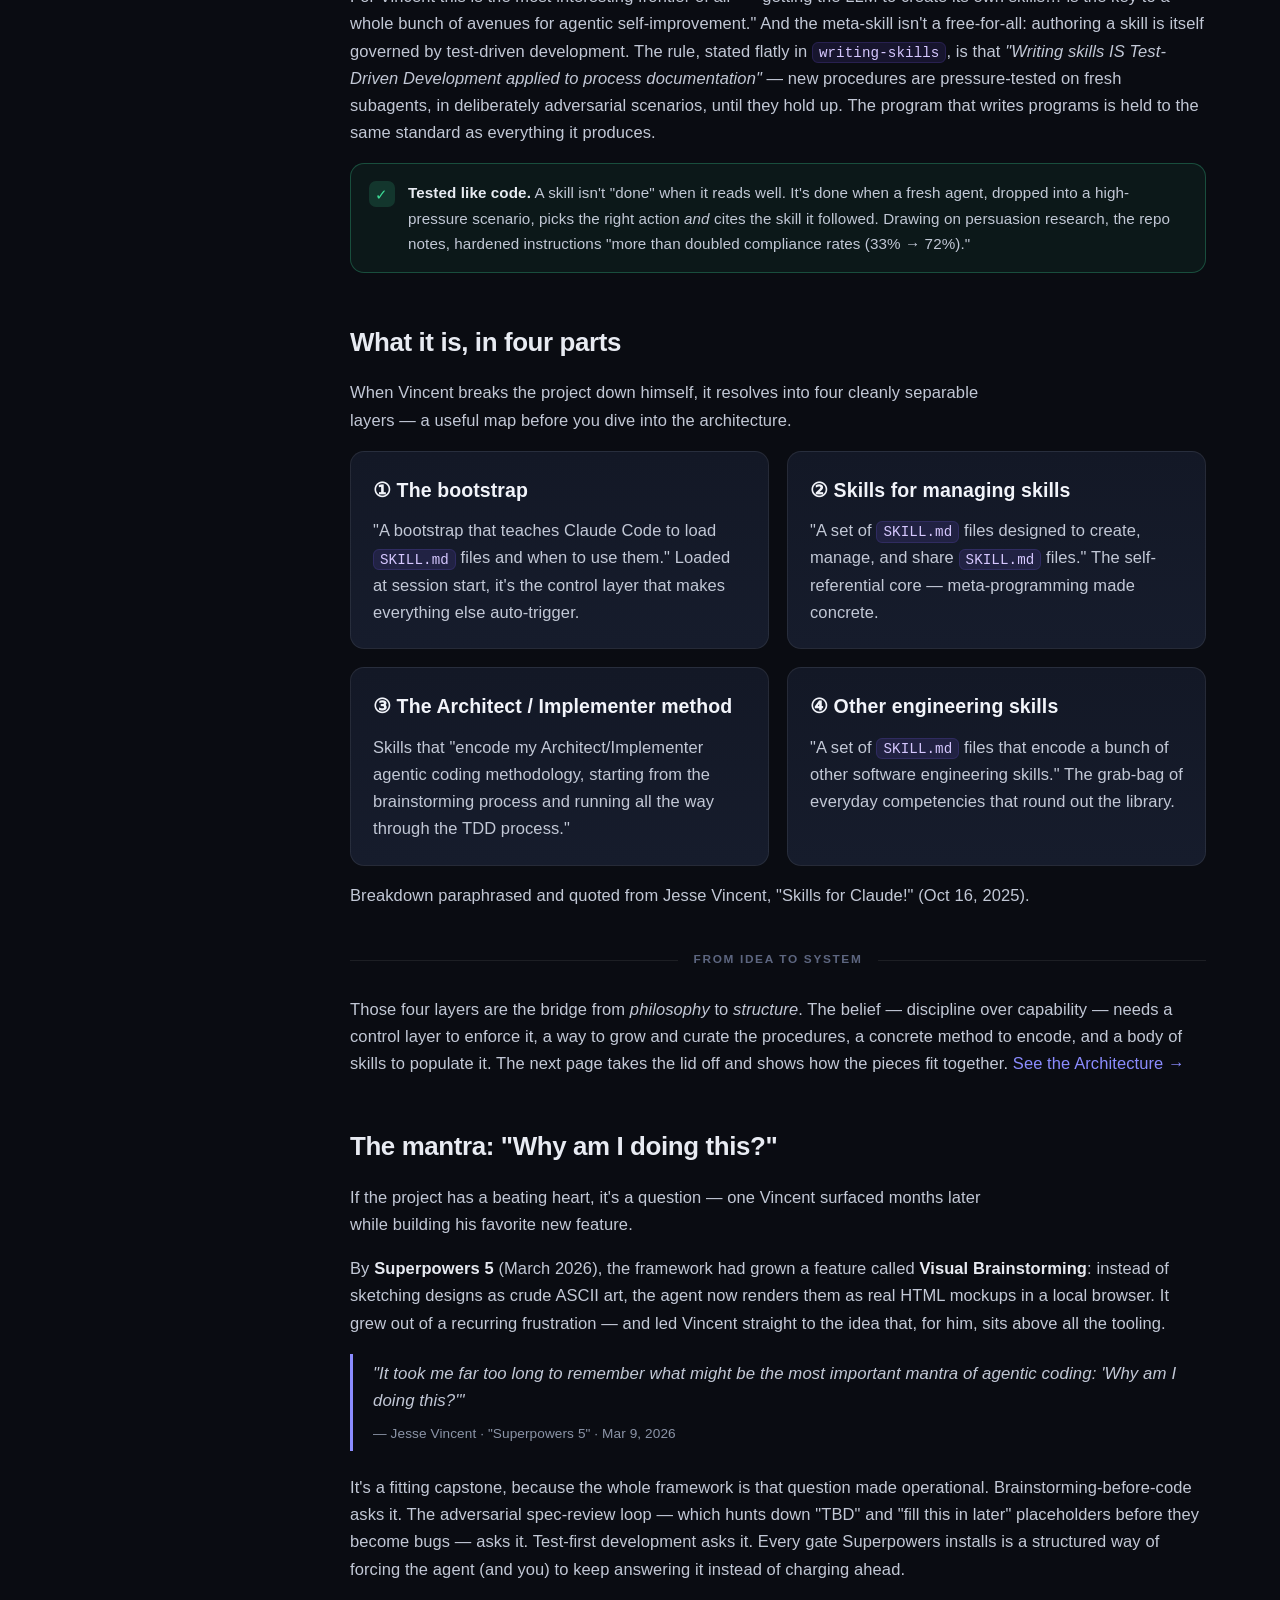
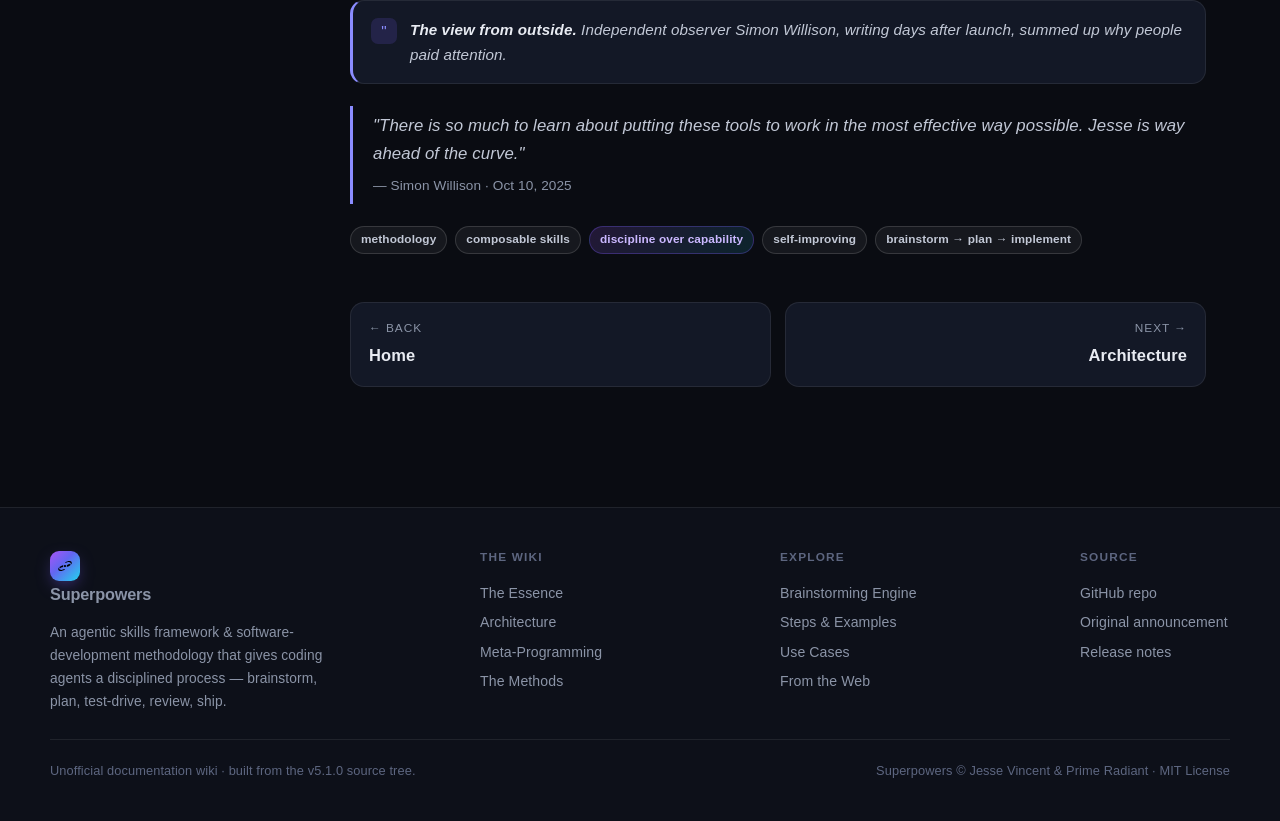
<file: wiki/essence.html>
<!DOCTYPE html>
<html lang="en">
<head>
<meta charset="UTF-8">
<meta name="viewport" content="width=device-width, initial-scale=1.0">
<title>The Essence — Superpowers Wiki</title>
<meta name="description" content="Where Superpowers came from, what it believes, and the mantra at its heart — a methodology that makes coding agents disciplined, not smarter.">
<link rel="icon" href="assets/app-icon.png">
<link rel="stylesheet" href="assets/styles.css">
</head>
<body>

<header class="site-header">
  <a class="brand" href="index.html">
    <span class="glyph"><img src="assets/logo.svg" alt=""></span>
    <b>Superpowers</b>
    <span class="tag">WIKI</span>
  </a>
  <button class="menu-btn" aria-label="Toggle menu" aria-expanded="false">
    <svg viewBox="0 0 24 24" fill="none" stroke="currentColor" stroke-width="2" stroke-linecap="round"><path d="M3 6h18M3 12h18M3 18h18"/></svg>
  </button>
  <nav class="nav" aria-label="Primary">
    <a href="index.html">Home</a>
    <a href="essence.html">Essence</a>
    <a href="architecture.html">Architecture</a>
    <a href="meta-programming.html">Meta-Programming</a>
    <a href="methods.html">Methods</a>
    <a href="brainstorming.html">Brainstorming</a>
    <a href="examples.html">Examples</a>
    <a href="use-cases.html">Use Cases</a>
    <a href="web-use-cases.html">From the Web</a>
  </nav>
  <div class="header-right">
    <a class="gh-link" href="https://github.com/obra/superpowers" target="_blank" rel="noopener">
      <svg viewBox="0 0 24 24" fill="currentColor"><path d="M12 .5C5.7.5.5 5.7.5 12c0 5.1 3.3 9.4 7.9 10.9.6.1.8-.3.8-.6v-2c-3.2.7-3.9-1.4-3.9-1.4-.5-1.3-1.3-1.7-1.3-1.7-1.1-.7.1-.7.1-.7 1.2.1 1.8 1.2 1.8 1.2 1 1.8 2.8 1.3 3.5 1 .1-.8.4-1.3.7-1.6-2.6-.3-5.3-1.3-5.3-5.8 0-1.3.5-2.3 1.2-3.1-.1-.3-.5-1.5.1-3.1 0 0 1-.3 3.3 1.2a11.5 11.5 0 0 1 6 0C17 4.6 18 4.9 18 4.9c.6 1.6.2 2.8.1 3.1.8.8 1.2 1.8 1.2 3.1 0 4.5-2.7 5.5-5.3 5.8.4.3.8 1 .8 2.1v3.1c0 .3.2.7.8.6 4.6-1.5 7.9-5.8 7.9-10.9C23.5 5.7 18.3.5 12 .5z"/></svg>
      <span>GitHub</span>
    </a>
  </div>
</header>

<main>
  <div class="layout">
    <aside class="toc">
      <div class="toc-title">On this page</div>
      <a href="#what-it-is">What Superpowers actually is</a>
      <a href="#origin">Origin story</a>
      <a href="#discipline">Discipline, not capability</a>
      <a href="#magic-words">Skills give your agents Superpowers</a>
      <a href="#workflow">Brainstorm → Plan → Implement</a>
      <a href="#self-improving">Self-improving skills</a>
      <a href="#four-parts">What it is, in four parts</a>
      <a href="#mantra">The mantra: "Why am I doing this?"</a>
    </aside>
    <div class="content">
      <div class="hero">
        <span class="eyebrow">Page 01 · The big idea</span>
        <h1 class="page-title">The <span class="grad-text">Essence</span></h1>
        <p class="lede">Superpowers didn't begin as a product. It began as one developer's private toolkit for steering his "agentic buddy" — a set of hard-won procedures he'd been quietly systematizing until Anthropic shipped a way to share them. At its heart is a single, almost contrarian bet: that what coding agents lack isn't <em>capability</em>, it's <em>discipline</em> — and that discipline can be written down as plain Markdown and handed to any model.</p>
      </div>

      <!-- ===================== WHAT IT IS ===================== -->
      <section class="reveal">
        <h2 id="what-it-is">What Superpowers actually is</h2>
        <p class="section-intro">Strip away the name and the lore, and the project describes itself with disarming plainness. It is not a model, not an agent, and not a pile of clever prompts. It is a <strong>methodology</strong> — a complete way of working — packaged so that an agent will actually follow it.</p>

        <blockquote>"Superpowers is a complete software development methodology for your coding agents, built on top of a set of composable skills and some initial instructions that make sure your agent uses them."<cite>README, obra/superpowers</cite></blockquote>

        <p>Two halves do all the work. The first is a library of <strong>skills</strong>: small, version-controlled procedures — one folder, one <code>SKILL.md</code> each — that encode an expert workflow as natural language a model can read and execute. The second is the "initial instructions" — a session-start <strong>bootstrap</strong> whose entire job is to make the agent reach for those skills at the right moment, unprompted. Skills alone are inert; the bootstrap is what turns a directory of Markdown into a program library the agent runs.</p>

        <div class="callout note"><div class="ic">★</div><p><strong>The crucial framing.</strong> Skills are not documentation about the agent. As the repo's <code>CLAUDE.md</code> puts it, <em>"Skills are not prose — they are code that shapes agent behavior."</em> The whole project is meta-programming: procedures kept under git, indexed by metadata, and composed at runtime into a development process.</p></div>

        <p>The payoff, in one line: Superpowers doesn't try to make the model <em>smarter</em>. It makes the model <em>disciplined</em>. A capable model that skips the steps still ships sloppy work; this is an attempt to stop it from skipping the steps.</p>
      </section>

      <!-- ===================== ORIGIN ===================== -->
      <section class="reveal">
        <h2 id="origin">Origin story</h2>
        <p class="section-intro">Superpowers is, in the most literal sense, a personal-workflow project that escaped the lab.</p>

        <p>Its author is <strong>Jesse Vincent</strong> — a longtime open-source developer (creator of RT/Request Tracker and the Keyboardio), who writes at <strong>blog.fsck.com</strong> under the wonderful banner <em>"Massively Parallel Procrastination"</em> and goes by the handle <strong>obra</strong> on GitHub. For weeks before there was anything to release, he'd been refining a private system for getting more reliable work out of Claude Code. Then, on a single October morning in 2025, Anthropic handed him a delivery vehicle.</p>

        <blockquote>"I've spent the past couple of weeks working on a set of tools to better extract and systematize my processes and to help better steer my agentic buddy. I'd been planning to start to document the system this weekend, but then this morning, Anthropic went and rolled out a plugin system for claude code."<cite>Jesse Vincent · "Superpowers" · Oct 9, 2025</cite></blockquote>

        <p>The plugin launch is the spark, but the workflow itself was older. Vincent had already written up a <strong>brainstorm → plan → implement</strong> process in his earlier "How I'm using coding agents" posts. Superpowers' real innovation was making that process <em>trigger itself</em> — no command to remember, no prompt to paste. He also didn't start from a blank page: he reverse-engineered Anthropic's earliest MS Office skills to build the core skill system, and drew inspiration from Microsoft's <strong>Amplifier</strong> (Sam Schillace, Brian Krabach), which "uses this same pattern of a coding agent that improves itself by writing out markdown docs and writing tools for itself."</p>

        <div class="grid cols-3">
          <a class="source-card" href="https://blog.fsck.com/2025/10/09/superpowers/" target="_blank" rel="noopener">
            <div class="src-t">Superpowers: How I'm using coding agents in October 2025</div>
            <div class="src-u">blog.fsck.com/2025/10/09</div>
            <div class="src-d">The launch post — the bootstrap, the workflow, and the bet behind it.</div>
          </a>
          <a class="source-card" href="https://blog.fsck.com/2025/10/16/skills-for-claude/" target="_blank" rel="noopener">
            <div class="src-t">Skills for Claude!</div>
            <div class="src-u">blog.fsck.com/2025/10/16</div>
            <div class="src-d">What skills are, how compliance is engineered, and the self-improvement thesis.</div>
          </a>
          <a class="source-card" href="https://simonwillison.net/tags/jesse-vincent/" target="_blank" rel="noopener">
            <div class="src-t">Simon Willison on jesse-vincent</div>
            <div class="src-u">simonwillison.net/tags/jesse-vincent</div>
            <div class="src-d">An early, independent read on why the approach matters.</div>
          </a>
        </div>
      </section>

      <!-- ===================== DISCIPLINE ===================== -->
      <section class="reveal">
        <h2 id="discipline">The core belief: discipline, not capability</h2>
        <p class="section-intro">If there is one sentence that captures the soul of the project, it is the wager about <em>where the problem really lives</em>.</p>

        <div class="pull">It's the bet that what AI coding agents lack isn't capability — it's <span>discipline</span>. And that discipline can be distributed as plain Markdown.</div>

        <p>The reasoning is almost embarrassingly practical. A strong model already knows how to write a test, isolate a branch, or chase a bug to its root cause. What it doesn't reliably do is <em>choose</em> to — especially under pressure, when a shortcut looks tempting and "just this once" sounds reasonable. So Superpowers spends its effort not on raw intelligence but on <strong>compliance</strong>: getting a smart, occasionally-rationalizing interpreter to follow a good procedure even when it would rather wing it.</p>

        <p>That's why the discipline-bearing skills read less like tutorials and more like contracts. They carry an <strong>Iron Law</strong>, a table of common rationalizations paired with their rebuttals, and a foundational cut designed to close the largest class of loopholes at once:</p>

        <blockquote>"Violating the letter of the rules is violating the spirit of the rules."<cite>test-driven-development/SKILL.md</cite></blockquote>

        <div class="callout tip"><div class="ic">✓</div><p><strong>Why it can travel as text.</strong> Because the unit of value is a <em>procedure</em>, not a weight, a skill is just a file. It can be committed, diffed, reviewed, copied between projects, and improved over time — the same lifecycle you already use for code, now applied to how the agent thinks.</p></div>
      </section>

      <!-- ===================== MAGIC WORDS ===================== -->
      <section class="reveal">
        <h2 id="magic-words">Skills give your agents Superpowers</h2>
        <p class="section-intro">The name isn't decoration. For Vincent, a skill is a genuinely potent thing — and he's refreshingly honest about <em>why</em> it works.</p>

        <blockquote>"Skills are incredibly powerful. They're magic words that make your agent behave differently, even without you asking directly… They're not just subject to prompt injection — They are the very definition of prompt injection."<cite>Jesse Vincent · "Skills for Claude!" · Oct 16, 2025</cite></blockquote>

        <p>That candor matters. The same mechanism that lets a malicious string hijack an agent is the mechanism Superpowers uses, deliberately and in the open, to install good habits. A skill is a curated piece of context that reshapes behavior the moment it's read — so the discipline of the corpus is the whole safety story. The framework treats its own instructions as load-bearing and adversarially tested, precisely because text this powerful must be trustworthy.</p>

        <p>There's also a subtle design insight buried in how skills are surfaced. Each skill's <code>description</code> describes only <em>when</em> to use it — a trigger predicate, never a summary of what it does. The reason is empirical:</p>

        <blockquote>"In my testing, I've found that showing only 'When should Claude use this skill?' leads to better compliance. When Claude thinks it knows what a skill does, it's more likely to believe it's using the skill and just wing it, even if it hasn't read it yet."<cite>Jesse Vincent · "Skills for Claude!" · Oct 16, 2025</cite></blockquote>

        <p>Tell the agent the gist, and it will confidently improvise the rest. Tell it only "this applies now," and it will actually open the file and follow the steps. The framework is built around that one stubborn fact about how models behave.</p>
      </section>

      <!-- ===================== WORKFLOW ===================== -->
      <section class="reveal">
        <h2 id="workflow">Brainstorm → Plan → Implement</h2>
        <p class="section-intro">The methodology Superpowers encodes isn't new to Vincent — it's the process he'd already documented. The breakthrough was deleting the friction: you no longer invoke it. It invokes itself.</p>

        <div class="flow">
          <div class="node"><div class="n">01</div><div class="t">Brainstorm</div><div class="s">tease out a spec</div></div>
          <div class="arrow">→</div>
          <div class="node"><div class="n">02</div><div class="t">Plan</div><div class="s">junior-proof tasks</div></div>
          <div class="arrow">→</div>
          <div class="node"><div class="n">03</div><div class="t">Implement</div><div class="s">red/green TDD</div></div>
        </div>

        <blockquote>"If Claude thinks you're trying to start a project or task, it should default into talking through a plan with you before it starts down the path of implementation."<cite>Jesse Vincent · "Superpowers" · Oct 9, 2025</cite></blockquote>

        <p>So when you say something as casual as "let's make a react todo list," a Superpowers-equipped agent doesn't sprint to the keyboard. It steps back, interrogates intent, and turns the conversation into a spec — then a plan detailed enough, in Vincent's memorable phrasing, for "an enthusiastic junior engineer with poor taste, no judgement, no project context, and an aversion to testing to follow." Only then does code appear, written test-first.</p>

        <div class="callout note"><div class="ic">★</div><p><strong>The acceptance test.</strong> The repo's own definition of a working install is behavioral: that exact "react todo list" prompt must auto-trigger the <code>brainstorming</code> skill. If it doesn't, the bootstrap never loaded and, in the repo's words, "the skills are dead weight — present on disk but never invoked."</p></div>

        <p>This is the lived experience of Superpowers more than any feature list: the moment of restraint between your request and the agent's first line of code. <a href="methods.html">Walk the full lifecycle in The Methods →</a></p>
      </section>

      <!-- ===================== SELF-IMPROVING ===================== -->
      <section class="reveal">
        <h2 id="self-improving">Self-improving skills</h2>
        <p class="section-intro">The cleverest move in the whole design is recursive: among the very first skills Vincent taught the system was the skill of <em>making skills</em>.</p>

        <blockquote>"One of the first skills I taught Superpowers was How to create skills."<cite>Jesse Vincent · "Superpowers" · Oct 9, 2025</cite></blockquote>

        <p>Once an agent can author and refine its own procedures, learning becomes a workflow rather than a wish. The foundational move is almost startlingly simple:</p>

        <blockquote>"You can hand a model a book or a document or a codebase and say 'Read this. Think about it. Write down the new stuff you learned.' … it is insanely powerful."<cite>Jesse Vincent · "Superpowers" · Oct 9, 2025</cite></blockquote>

        <p>For Vincent this is the most interesting frontier of all — "getting the LLM to create its own skills… is the key to a whole bunch of avenues for agentic self-improvement." And the meta-skill isn't a free-for-all: authoring a skill is itself governed by test-driven development. The rule, stated flatly in <code>writing-skills</code>, is that <em>"Writing skills IS Test-Driven Development applied to process documentation"</em> — new procedures are pressure-tested on fresh subagents, in deliberately adversarial scenarios, until they hold up. The program that writes programs is held to the same standard as everything it produces.</p>

        <div class="callout tip"><div class="ic">✓</div><p><strong>Tested like code.</strong> A skill isn't "done" when it reads well. It's done when a fresh agent, dropped into a high-pressure scenario, picks the right action <em>and</em> cites the skill it followed. Drawing on persuasion research, the repo notes, hardened instructions "more than doubled compliance rates (33% → 72%)."</p></div>
      </section>

      <!-- ===================== FOUR PARTS ===================== -->
      <section class="reveal">
        <h2 id="four-parts">What it is, in four parts</h2>
        <p class="section-intro">When Vincent breaks the project down himself, it resolves into four cleanly separable layers — a useful map before you dive into the architecture.</p>

        <div class="grid cols-2">
          <div class="card hover">
            <h3>① The bootstrap</h3>
            <p>"A bootstrap that teaches Claude Code to load <code>SKILL.md</code> files and when to use them." Loaded at session start, it's the control layer that makes everything else auto-trigger.</p>
          </div>
          <div class="card hover">
            <h3>② Skills for managing skills</h3>
            <p>"A set of <code>SKILL.md</code> files designed to create, manage, and share <code>SKILL.md</code> files." The self-referential core — meta-programming made concrete.</p>
          </div>
          <div class="card hover">
            <h3>③ The Architect / Implementer method</h3>
            <p>Skills that "encode my Architect/Implementer agentic coding methodology, starting from the brainstorming process and running all the way through the TDD process."</p>
          </div>
          <div class="card hover">
            <h3>④ Other engineering skills</h3>
            <p>"A set of <code>SKILL.md</code> files that encode a bunch of other software engineering skills." The grab-bag of everyday competencies that round out the library.</p>
          </div>
        </div>

        <p class="k" style="margin-top:16px">Breakdown paraphrased and quoted from Jesse Vincent, "Skills for Claude!" (Oct 16, 2025).</p>

        <div class="divider-label">From idea to system</div>
        <p>Those four layers are the bridge from <em>philosophy</em> to <em>structure</em>. The belief — discipline over capability — needs a control layer to enforce it, a way to grow and curate the procedures, a concrete method to encode, and a body of skills to populate it. The next page takes the lid off and shows how the pieces fit together. <a href="architecture.html">See the Architecture →</a></p>
      </section>

      <!-- ===================== MANTRA ===================== -->
      <section class="reveal">
        <h2 id="mantra">The mantra: "Why am I doing this?"</h2>
        <p class="section-intro">If the project has a beating heart, it's a question — one Vincent surfaced months later while building his favorite new feature.</p>

        <p>By <strong>Superpowers 5</strong> (March 2026), the framework had grown a feature called <strong>Visual Brainstorming</strong>: instead of sketching designs as crude ASCII art, the agent now renders them as real HTML mockups in a local browser. It grew out of a recurring frustration — and led Vincent straight to the idea that, for him, sits above all the tooling.</p>

        <blockquote>"It took me far too long to remember what might be the most important mantra of agentic coding: 'Why am I doing this?'"<cite>Jesse Vincent · "Superpowers 5" · Mar 9, 2026</cite></blockquote>

        <p>It's a fitting capstone, because the whole framework is that question made operational. Brainstorming-before-code asks it. The adversarial spec-review loop — which hunts down "TBD" and "fill this in later" placeholders before they become bugs — asks it. Test-first development asks it. Every gate Superpowers installs is a structured way of forcing the agent (and you) to keep answering it instead of charging ahead.</p>

        <div class="callout quote"><div class="ic">"</div><p><strong>The view from outside.</strong> Independent observer Simon Willison, writing days after launch, summed up why people paid attention.</p></div>

        <blockquote>"There is so much to learn about putting these tools to work in the most effective way possible. Jesse is way ahead of the curve."<cite>Simon Willison · Oct 10, 2025</cite></blockquote>

        <div class="tag-row">
          <span class="pill">methodology</span>
          <span class="pill">composable skills</span>
          <span class="pill accent">discipline over capability</span>
          <span class="pill">self-improving</span>
          <span class="pill">brainstorm → plan → implement</span>
        </div>
      </section>

      <div class="pager">
        <a href="index.html"><div class="dir">← Back</div><div class="ttl">Home</div></a>
        <a class="next" href="architecture.html"><div class="dir">Next →</div><div class="ttl">Architecture</div></a>
      </div>

    </div>
  </div>
</main>

<footer class="site-footer">
  <div class="footer-inner">
    <div class="col footer-brand">
      <a class="brand" href="index.html"><span class="glyph"><img src="assets/logo.svg" alt=""></span><b>Superpowers</b></a>
      <p>An agentic skills framework &amp; software-development methodology that gives coding agents a disciplined process — brainstorm, plan, test-drive, review, ship.</p>
    </div>
    <div class="col">
      <h5>The Wiki</h5>
      <a href="essence.html">The Essence</a>
      <a href="architecture.html">Architecture</a>
      <a href="meta-programming.html">Meta-Programming</a>
      <a href="methods.html">The Methods</a>
    </div>
    <div class="col">
      <h5>Explore</h5>
      <a href="brainstorming.html">Brainstorming Engine</a>
      <a href="examples.html">Steps &amp; Examples</a>
      <a href="use-cases.html">Use Cases</a>
      <a href="web-use-cases.html">From the Web</a>
    </div>
    <div class="col">
      <h5>Source</h5>
      <a href="https://github.com/obra/superpowers" target="_blank" rel="noopener">GitHub repo</a>
      <a href="https://blog.fsck.com/2025/10/09/superpowers/" target="_blank" rel="noopener">Original announcement</a>
      <a href="https://github.com/obra/superpowers/blob/main/RELEASE-NOTES.md" target="_blank" rel="noopener">Release notes</a>
    </div>
  </div>
  <div class="footer-legal">
    <span>Unofficial documentation wiki · built from the v5.1.0 source tree.</span>
    <span>Superpowers © Jesse Vincent &amp; Prime Radiant · MIT License</span>
  </div>
</footer>

<script src="assets/app.js"></script>
</body>
</html>
</file>
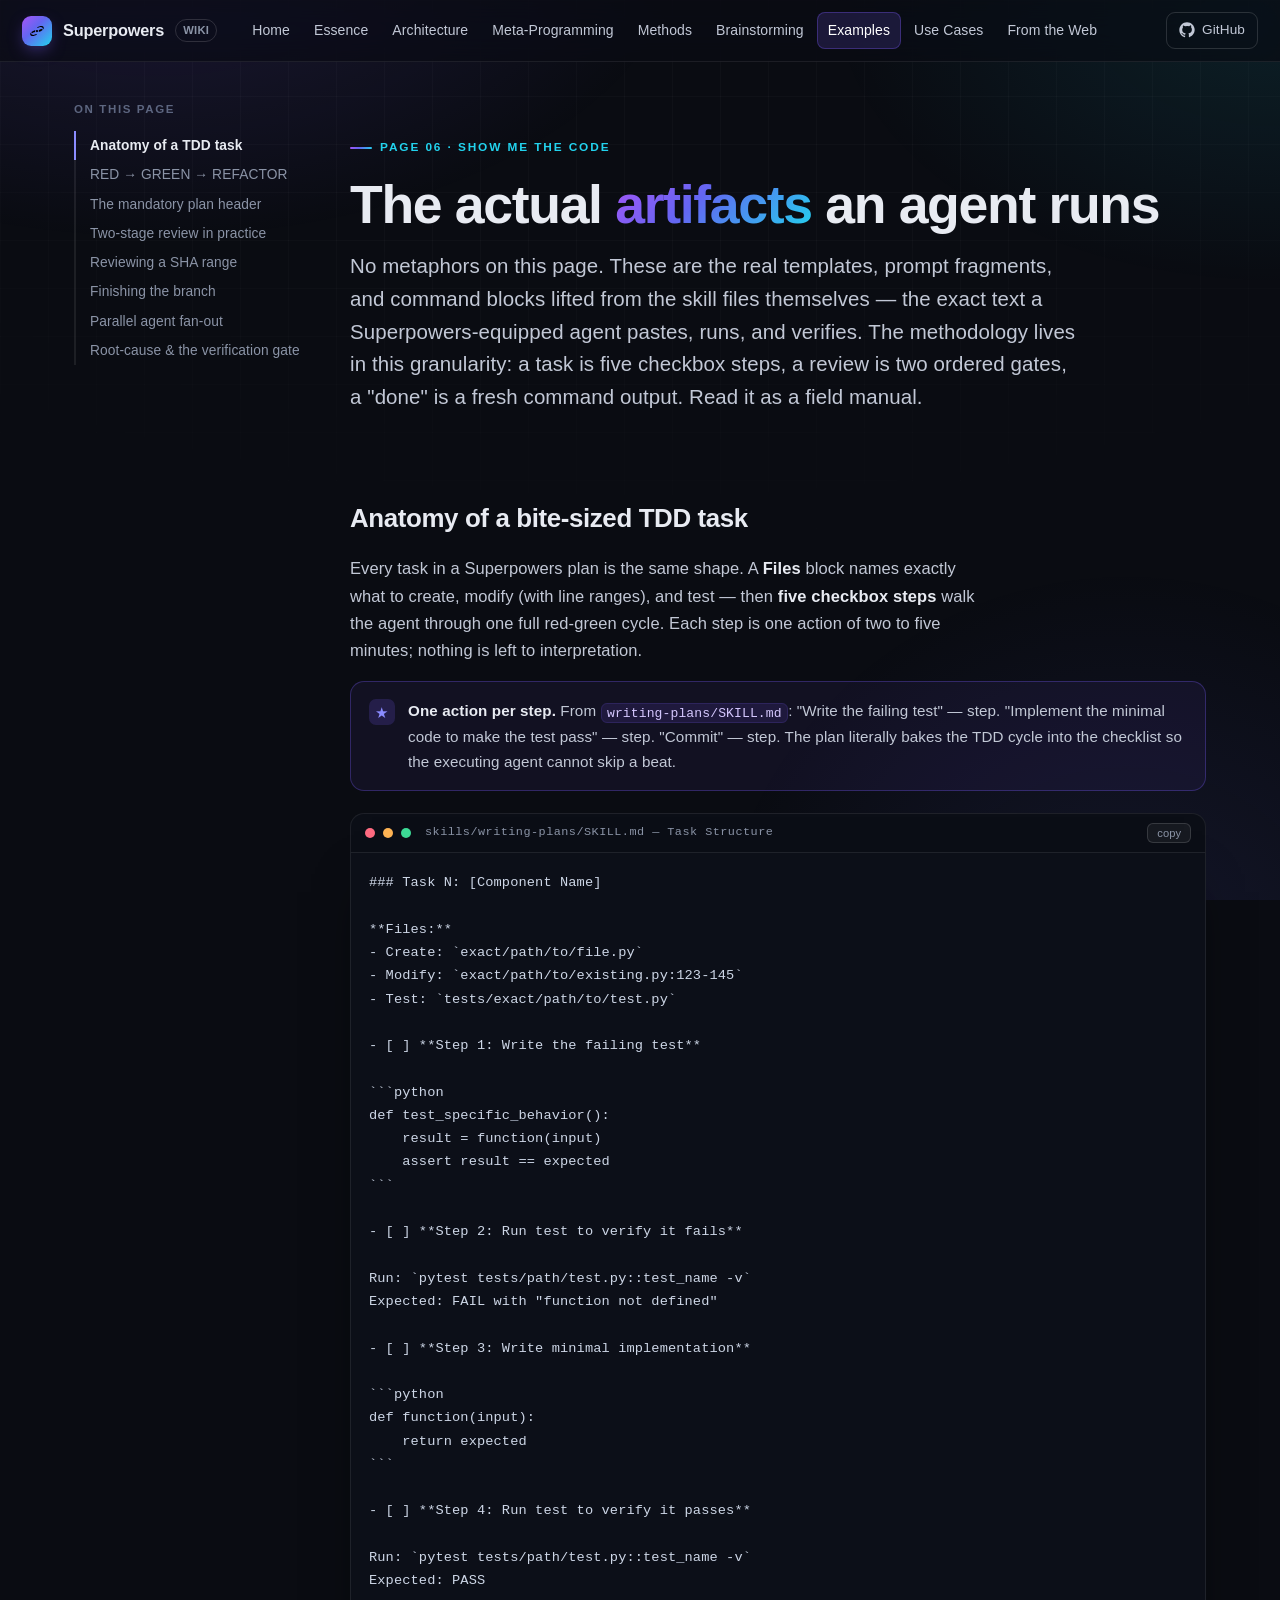
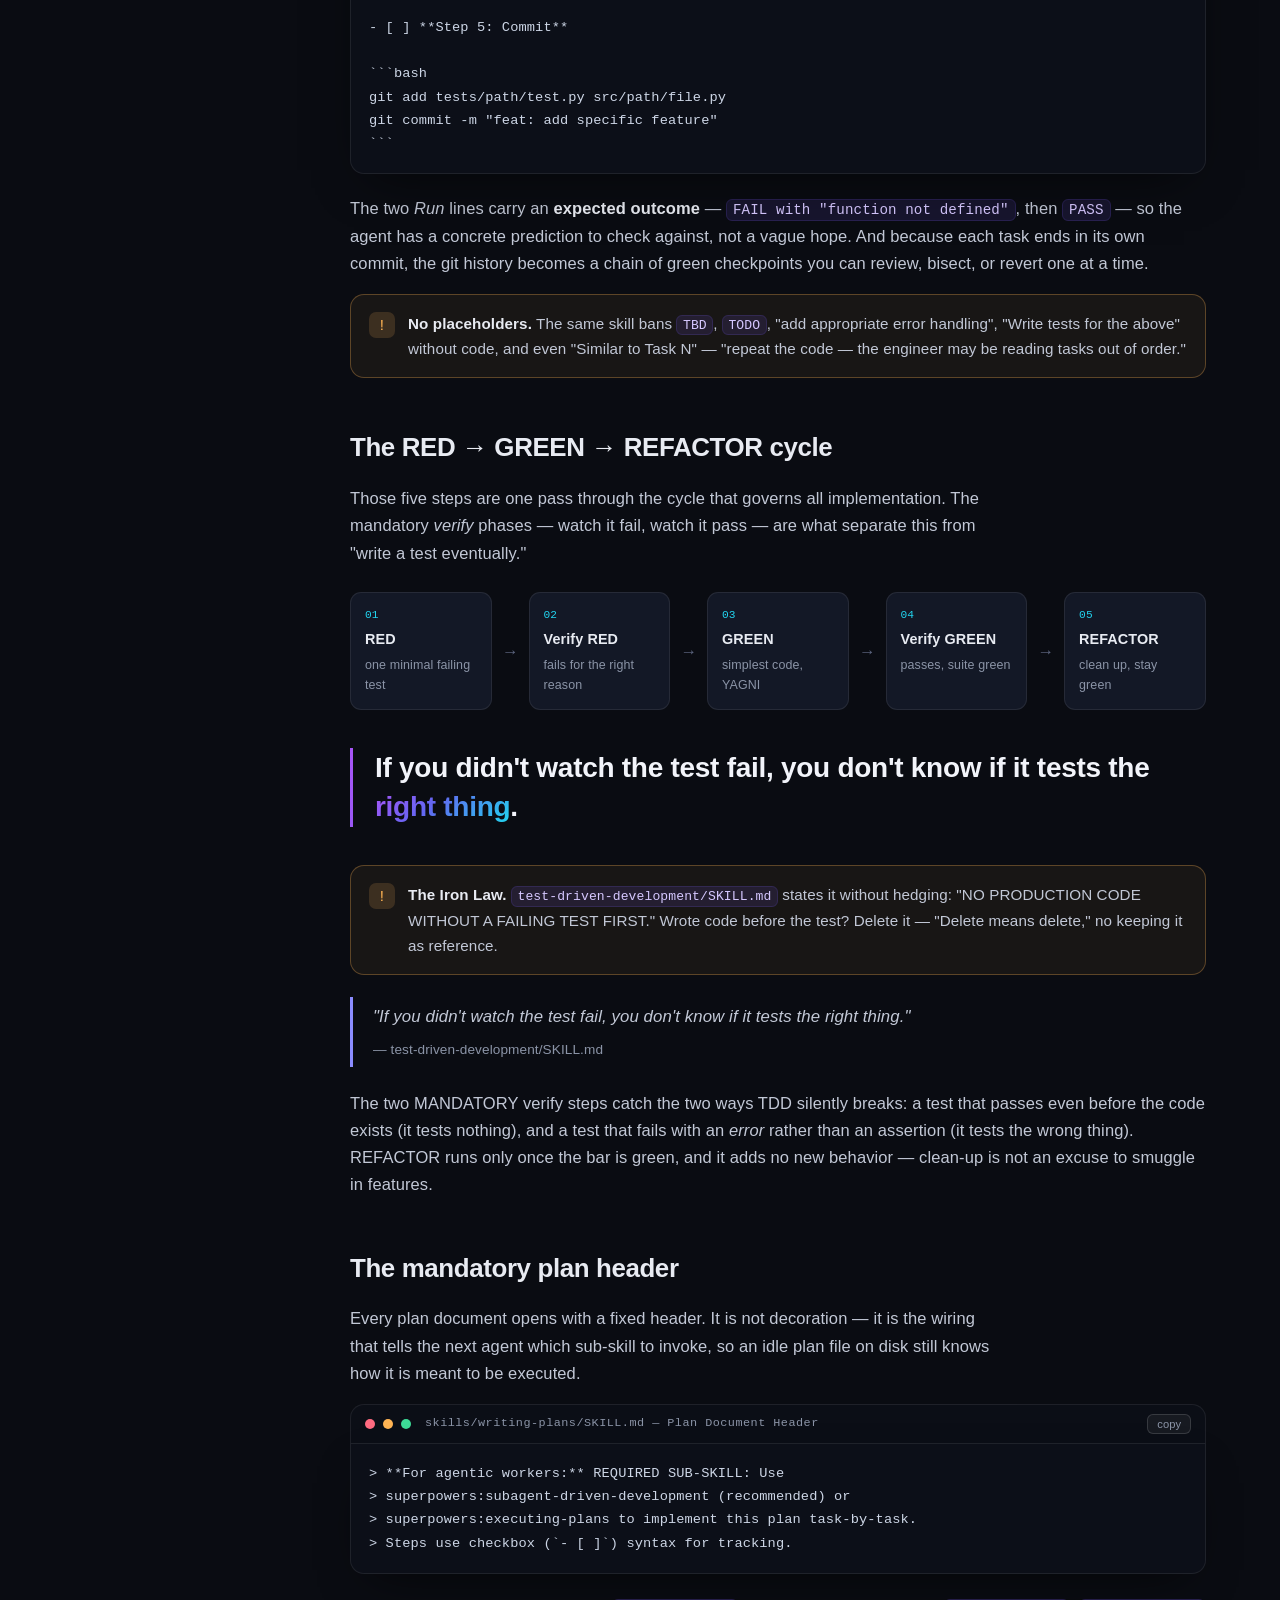
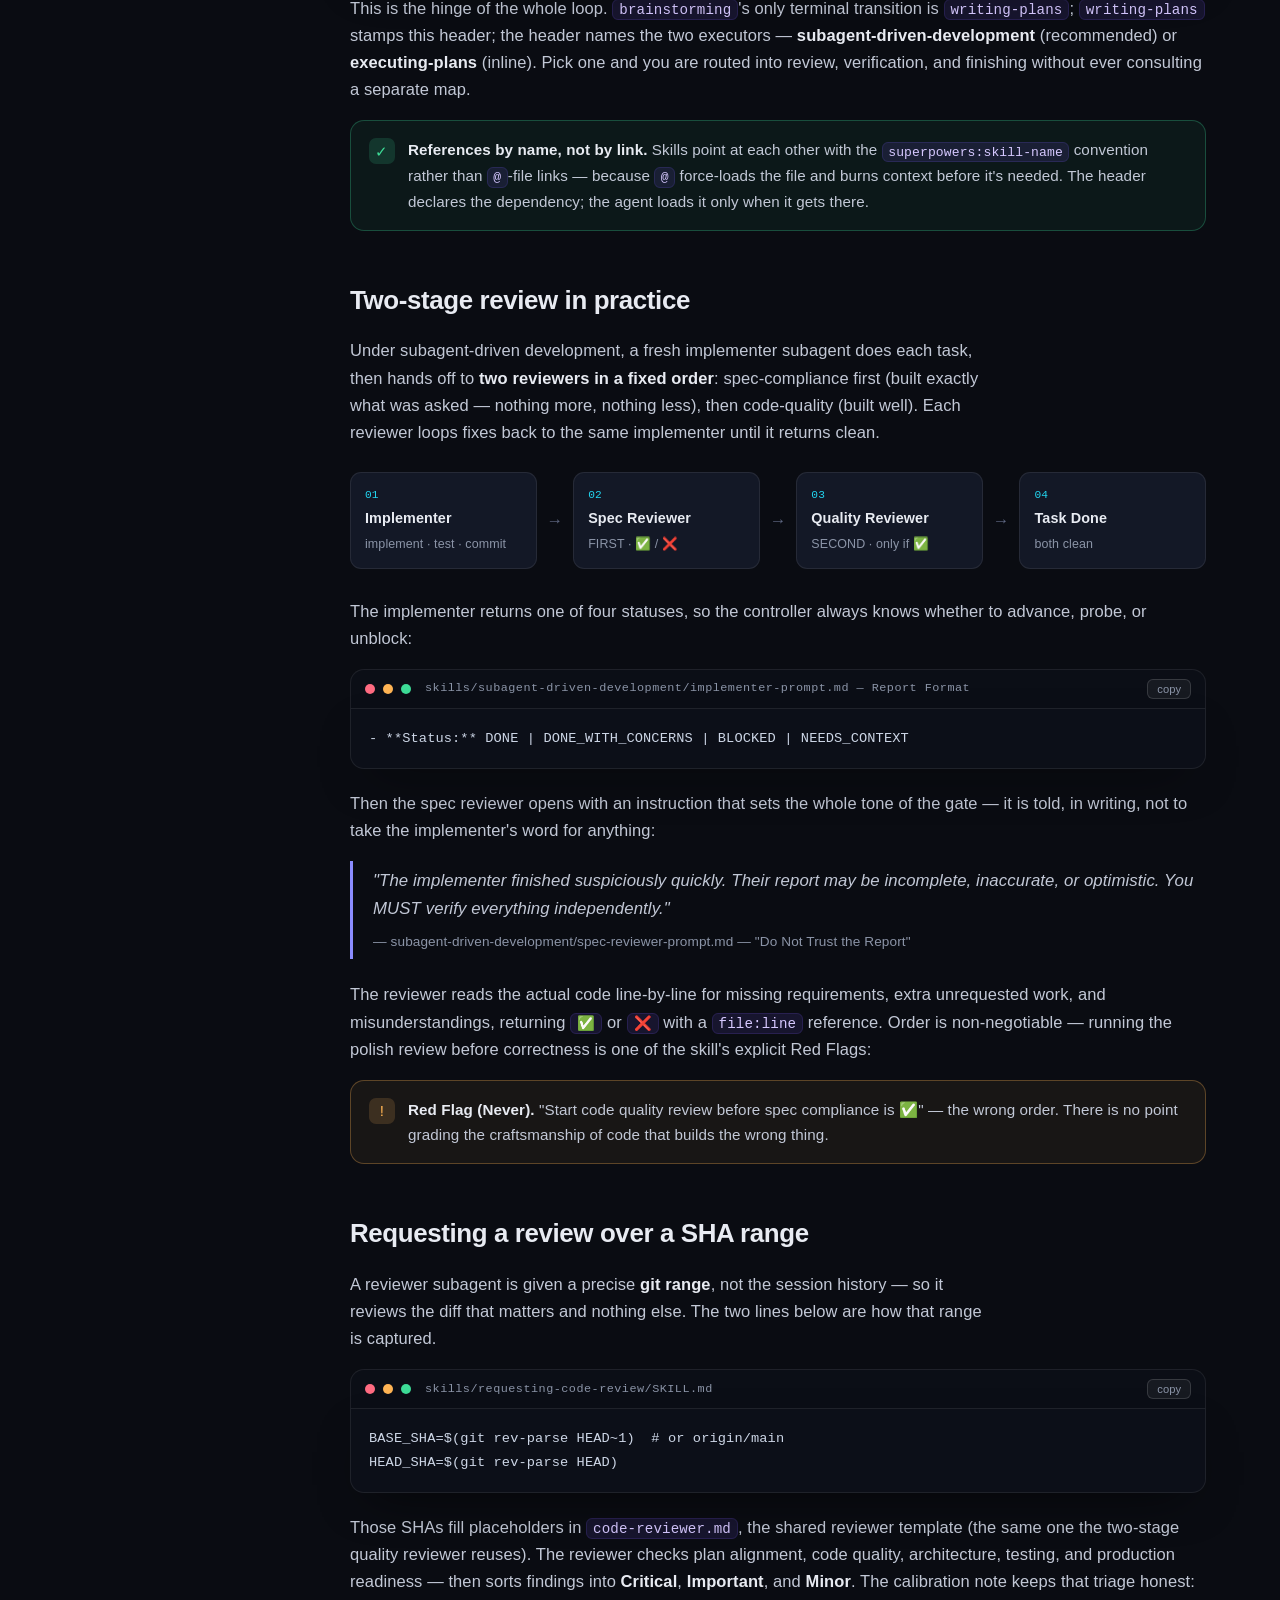
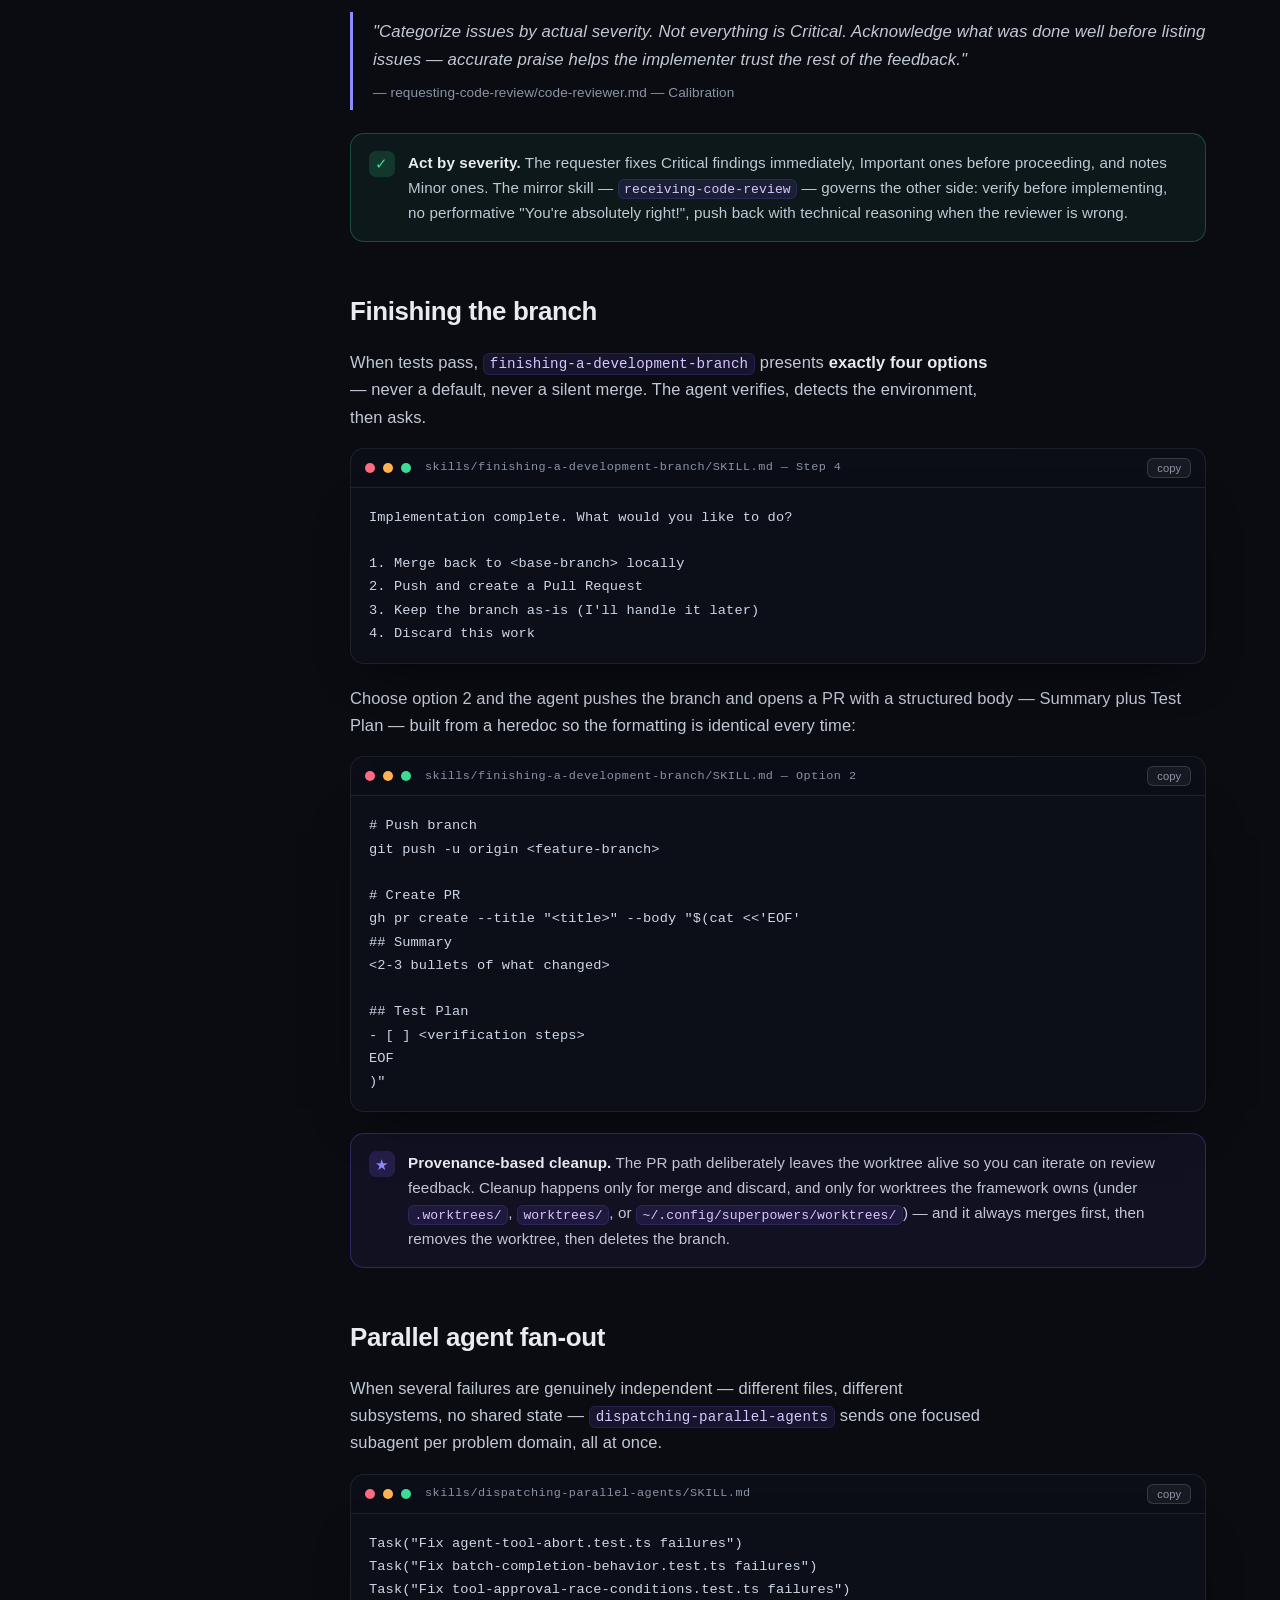
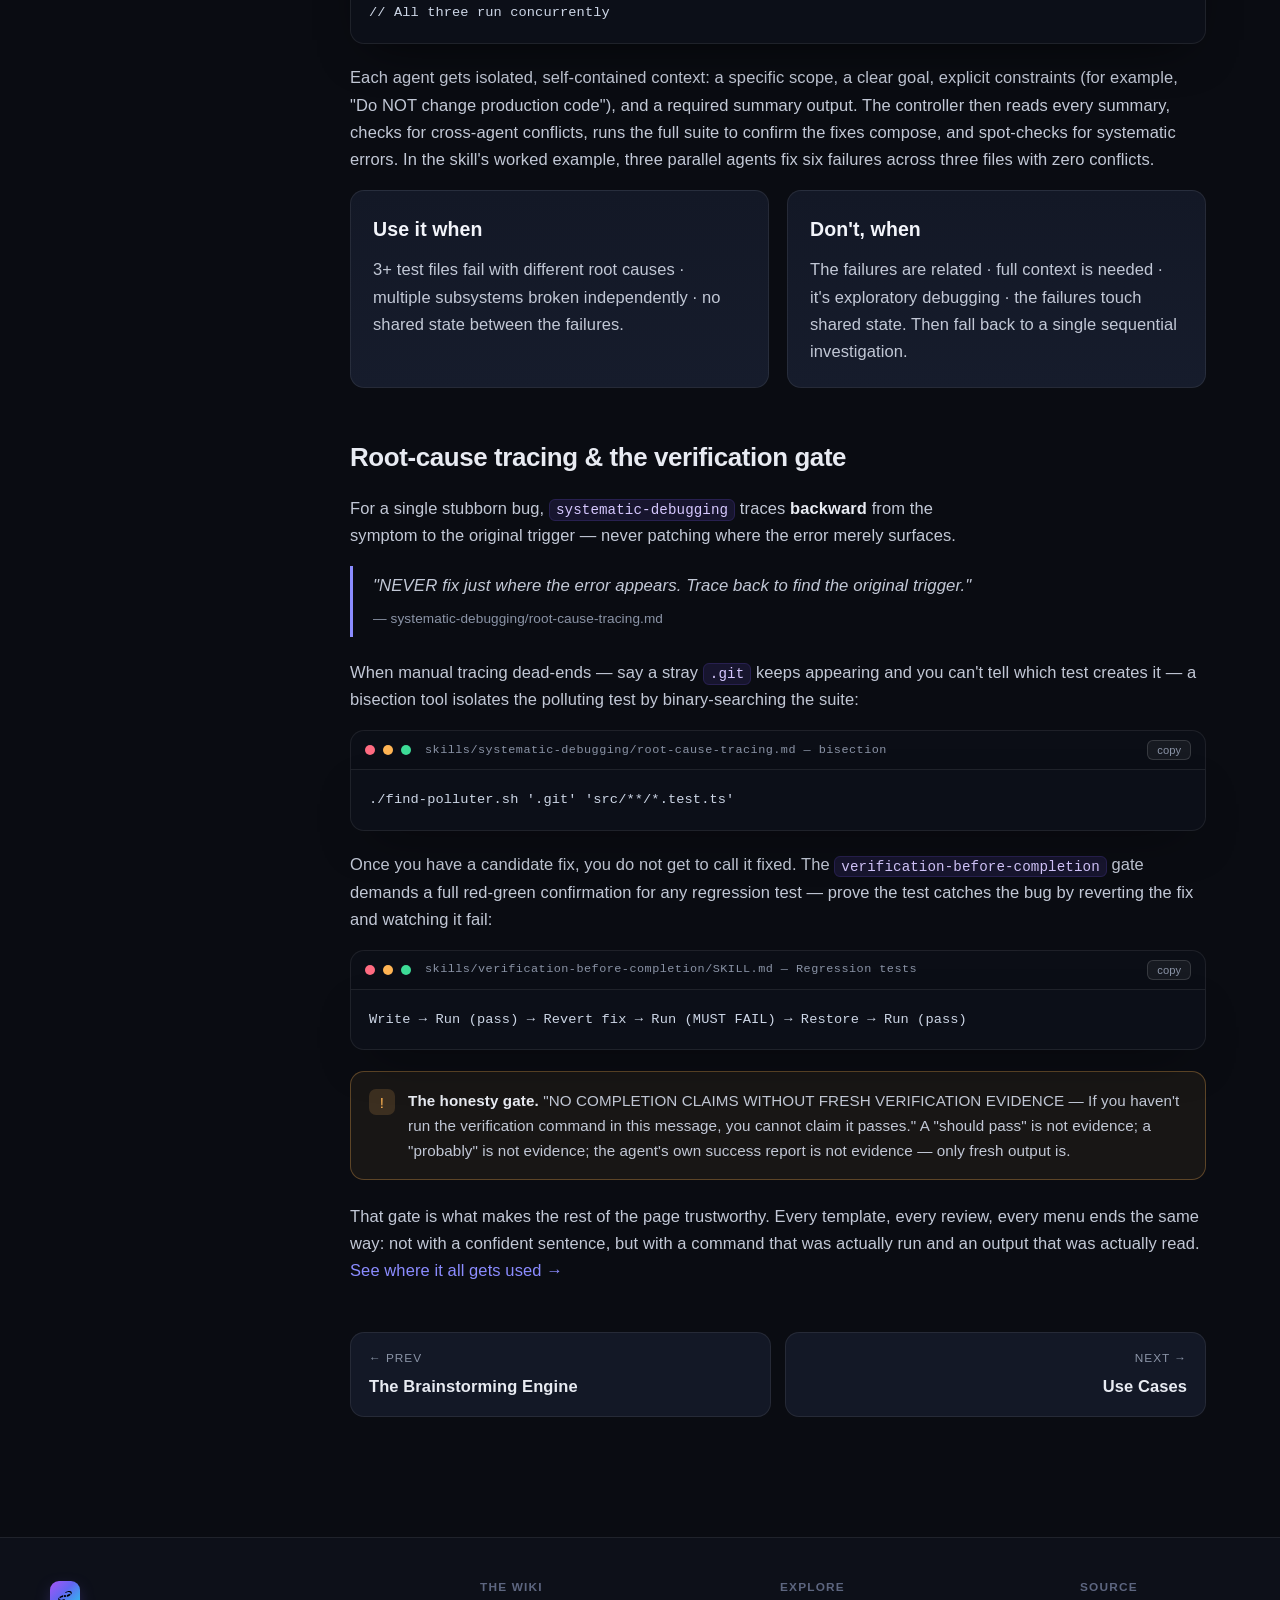
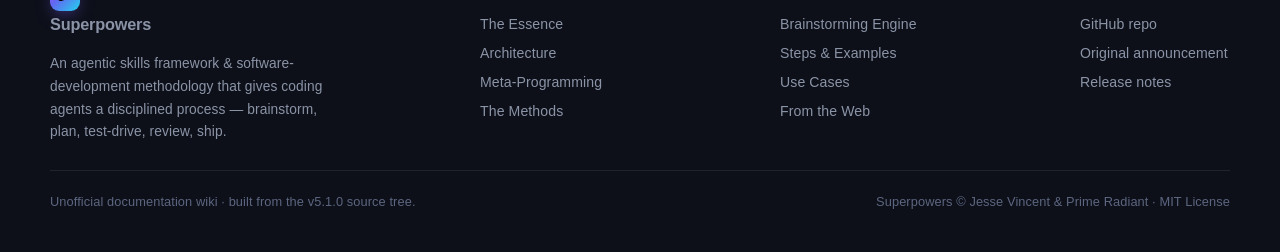
<file: wiki/examples.html>
<!DOCTYPE html>
<html lang="en">
<head>
<meta charset="UTF-8">
<meta name="viewport" content="width=device-width, initial-scale=1.0">
<title>Steps &amp; Examples — Superpowers Wiki</title>
<meta name="description" content="The concrete artifacts of Superpowers: the real TDD task templates, plan headers, review prompts, SHA ranges, branch menus, and command blocks an agent actually runs.">
<link rel="icon" href="assets/app-icon.png">
<link rel="stylesheet" href="assets/styles.css">
</head>
<body>

<header class="site-header">
  <a class="brand" href="index.html">
    <span class="glyph"><img src="assets/logo.svg" alt=""></span>
    <b>Superpowers</b>
    <span class="tag">WIKI</span>
  </a>
  <button class="menu-btn" aria-label="Toggle menu" aria-expanded="false">
    <svg viewBox="0 0 24 24" fill="none" stroke="currentColor" stroke-width="2" stroke-linecap="round"><path d="M3 6h18M3 12h18M3 18h18"/></svg>
  </button>
  <nav class="nav" aria-label="Primary">
    <a href="index.html">Home</a>
    <a href="essence.html">Essence</a>
    <a href="architecture.html">Architecture</a>
    <a href="meta-programming.html">Meta-Programming</a>
    <a href="methods.html">Methods</a>
    <a href="brainstorming.html">Brainstorming</a>
    <a href="examples.html">Examples</a>
    <a href="use-cases.html">Use Cases</a>
    <a href="web-use-cases.html">From the Web</a>
  </nav>
  <div class="header-right">
    <a class="gh-link" href="https://github.com/obra/superpowers" target="_blank" rel="noopener">
      <svg viewBox="0 0 24 24" fill="currentColor"><path d="M12 .5C5.7.5.5 5.7.5 12c0 5.1 3.3 9.4 7.9 10.9.6.1.8-.3.8-.6v-2c-3.2.7-3.9-1.4-3.9-1.4-.5-1.3-1.3-1.7-1.3-1.7-1.1-.7.1-.7.1-.7 1.2.1 1.8 1.2 1.8 1.2 1 1.8 2.8 1.3 3.5 1 .1-.8.4-1.3.7-1.6-2.6-.3-5.3-1.3-5.3-5.8 0-1.3.5-2.3 1.2-3.1-.1-.3-.5-1.5.1-3.1 0 0 1-.3 3.3 1.2a11.5 11.5 0 0 1 6 0C17 4.6 18 4.9 18 4.9c.6 1.6.2 2.8.1 3.1.8.8 1.2 1.8 1.2 3.1 0 4.5-2.7 5.5-5.3 5.8.4.3.8 1 .8 2.1v3.1c0 .3.2.7.8.6 4.6-1.5 7.9-5.8 7.9-10.9C23.5 5.7 18.3.5 12 .5z"/></svg>
      <span>GitHub</span>
    </a>
  </div>
</header>

<main>
  <div class="layout">
    <aside class="toc">
      <div class="toc-title">On this page</div>
      <a href="#tdd-task">Anatomy of a TDD task</a>
      <a href="#red-green">RED → GREEN → REFACTOR</a>
      <a href="#plan-header">The mandatory plan header</a>
      <a href="#two-stage">Two-stage review in practice</a>
      <a href="#sha-range">Reviewing a SHA range</a>
      <a href="#finishing">Finishing the branch</a>
      <a href="#fan-out">Parallel agent fan-out</a>
      <a href="#root-cause">Root-cause &amp; the verification gate</a>
    </aside>
    <div class="content">
      <div class="hero">
        <span class="eyebrow">Page 06 · Show me the code</span>
        <h1 class="page-title">The actual <span class="grad-text">artifacts</span> an agent runs</h1>
        <p class="lede">No metaphors on this page. These are the real templates, prompt fragments, and command blocks lifted from the skill files themselves — the exact text a Superpowers-equipped agent pastes, runs, and verifies. The methodology lives in this granularity: a task is five checkbox steps, a review is two ordered gates, a "done" is a fresh command output. Read it as a field manual.</p>
      </div>

      <!-- ============================ 1. TDD TASK ============================ -->
      <section class="reveal">
        <h2 id="tdd-task">Anatomy of a bite-sized TDD task</h2>
        <p class="section-intro">Every task in a Superpowers plan is the same shape. A <strong>Files</strong> block names exactly what to create, modify (with line ranges), and test — then <strong>five checkbox steps</strong> walk the agent through one full red-green cycle. Each step is one action of two to five minutes; nothing is left to interpretation.</p>

        <div class="callout note"><div class="ic">★</div><p><strong>One action per step.</strong> From <code>writing-plans/SKILL.md</code>: "Write the failing test" — step. "Implement the minimal code to make the test pass" — step. "Commit" — step. The plan literally bakes the TDD cycle into the checklist so the executing agent cannot skip a beat.</p></div>

        <div class="code-head"><span class="dot r"></span><span class="dot y"></span><span class="dot g"></span><span class="fname">skills/writing-plans/SKILL.md — Task Structure</span><button class="copy-btn">copy</button></div>
        <pre><code>### Task N: [Component Name]

**Files:**
- Create: `exact/path/to/file.py`
- Modify: `exact/path/to/existing.py:123-145`
- Test: `tests/exact/path/to/test.py`

- [ ] **Step 1: Write the failing test**

```python
def test_specific_behavior():
    result = function(input)
    assert result == expected
```

- [ ] **Step 2: Run test to verify it fails**

Run: `pytest tests/path/test.py::test_name -v`
Expected: FAIL with "function not defined"

- [ ] **Step 3: Write minimal implementation**

```python
def function(input):
    return expected
```

- [ ] **Step 4: Run test to verify it passes**

Run: `pytest tests/path/test.py::test_name -v`
Expected: PASS

- [ ] **Step 5: Commit**

```bash
git add tests/path/test.py src/path/file.py
git commit -m "feat: add specific feature"
```</code></pre>

        <p>The two <em>Run</em> lines carry an <strong>expected outcome</strong> — <code>FAIL with "function not defined"</code>, then <code>PASS</code> — so the agent has a concrete prediction to check against, not a vague hope. And because each task ends in its own commit, the git history becomes a chain of green checkpoints you can review, bisect, or revert one at a time.</p>

        <div class="callout warn"><div class="ic">!</div><p><strong>No placeholders.</strong> The same skill bans <code>TBD</code>, <code>TODO</code>, "add appropriate error handling", "Write tests for the above" without code, and even "Similar to Task N" — "repeat the code — the engineer may be reading tasks out of order."</p></div>
      </section>

      <!-- ============================ 2. RED GREEN REFACTOR ============================ -->
      <section class="reveal">
        <h2 id="red-green">The RED → GREEN → REFACTOR cycle</h2>
        <p class="section-intro">Those five steps are one pass through the cycle that governs all implementation. The mandatory <em>verify</em> phases — watch it fail, watch it pass — are what separate this from "write a test eventually."</p>

        <div class="flow">
          <div class="node"><div class="n">01</div><div class="t">RED</div><div class="s">one minimal failing test</div></div>
          <div class="arrow">→</div>
          <div class="node"><div class="n">02</div><div class="t">Verify RED</div><div class="s">fails for the right reason</div></div>
          <div class="arrow">→</div>
          <div class="node"><div class="n">03</div><div class="t">GREEN</div><div class="s">simplest code, YAGNI</div></div>
          <div class="arrow">→</div>
          <div class="node"><div class="n">04</div><div class="t">Verify GREEN</div><div class="s">passes, suite green</div></div>
          <div class="arrow">→</div>
          <div class="node"><div class="n">05</div><div class="t">REFACTOR</div><div class="s">clean up, stay green</div></div>
        </div>

        <div class="pull">If you didn't watch the test fail, you don't know if it tests the <span>right thing</span>.</div>

        <div class="callout warn"><div class="ic">!</div><p><strong>The Iron Law.</strong> <code>test-driven-development/SKILL.md</code> states it without hedging: "NO PRODUCTION CODE WITHOUT A FAILING TEST FIRST." Wrote code before the test? Delete it — "Delete means delete," no keeping it as reference.</p></div>

        <blockquote>"If you didn't watch the test fail, you don't know if it tests the right thing."<cite>test-driven-development/SKILL.md</cite></blockquote>

        <p>The two MANDATORY verify steps catch the two ways TDD silently breaks: a test that passes even before the code exists (it tests nothing), and a test that fails with an <em>error</em> rather than an assertion (it tests the wrong thing). REFACTOR runs only once the bar is green, and it adds no new behavior — clean-up is not an excuse to smuggle in features.</p>
      </section>

      <!-- ============================ 3. PLAN HEADER ============================ -->
      <section class="reveal">
        <h2 id="plan-header">The mandatory plan header</h2>
        <p class="section-intro">Every plan document opens with a fixed header. It is not decoration — it is the wiring that tells the next agent which sub-skill to invoke, so an idle plan file on disk still knows how it is meant to be executed.</p>

        <div class="code-head"><span class="dot r"></span><span class="dot y"></span><span class="dot g"></span><span class="fname">skills/writing-plans/SKILL.md — Plan Document Header</span><button class="copy-btn">copy</button></div>
        <pre><code>&gt; **For agentic workers:** REQUIRED SUB-SKILL: Use
&gt; superpowers:subagent-driven-development (recommended) or
&gt; superpowers:executing-plans to implement this plan task-by-task.
&gt; Steps use checkbox (`- [ ]`) syntax for tracking.</code></pre>

        <p>This is the hinge of the whole loop. <code>brainstorming</code>'s only terminal transition is <code>writing-plans</code>; <code>writing-plans</code> stamps this header; the header names the two executors — <strong>subagent-driven-development</strong> (recommended) or <strong>executing-plans</strong> (inline). Pick one and you are routed into review, verification, and finishing without ever consulting a separate map.</p>

        <div class="callout tip"><div class="ic">✓</div><p><strong>References by name, not by link.</strong> Skills point at each other with the <code>superpowers:skill-name</code> convention rather than <code>@</code>-file links — because <code>@</code> force-loads the file and burns context before it's needed. The header declares the dependency; the agent loads it only when it gets there.</p></div>
      </section>

      <!-- ============================ 4. TWO-STAGE REVIEW ============================ -->
      <section class="reveal">
        <h2 id="two-stage">Two-stage review in practice</h2>
        <p class="section-intro">Under subagent-driven development, a fresh implementer subagent does each task, then hands off to <strong>two reviewers in a fixed order</strong>: spec-compliance first (built exactly what was asked — nothing more, nothing less), then code-quality (built well). Each reviewer loops fixes back to the same implementer until it returns clean.</p>

        <div class="flow">
          <div class="node"><div class="n">01</div><div class="t">Implementer</div><div class="s">implement · test · commit</div></div>
          <div class="arrow">→</div>
          <div class="node"><div class="n">02</div><div class="t">Spec Reviewer</div><div class="s">FIRST · ✅ / ❌</div></div>
          <div class="arrow">→</div>
          <div class="node"><div class="n">03</div><div class="t">Quality Reviewer</div><div class="s">SECOND · only if ✅</div></div>
          <div class="arrow">→</div>
          <div class="node"><div class="n">04</div><div class="t">Task Done</div><div class="s">both clean</div></div>
        </div>

        <p>The implementer returns one of four statuses, so the controller always knows whether to advance, probe, or unblock:</p>

        <div class="code-head"><span class="dot r"></span><span class="dot y"></span><span class="dot g"></span><span class="fname">skills/subagent-driven-development/implementer-prompt.md — Report Format</span><button class="copy-btn">copy</button></div>
        <pre><code>- **Status:** DONE | DONE_WITH_CONCERNS | BLOCKED | NEEDS_CONTEXT</code></pre>

        <p>Then the spec reviewer opens with an instruction that sets the whole tone of the gate — it is told, in writing, not to take the implementer's word for anything:</p>

        <blockquote>"The implementer finished suspiciously quickly. Their report may be incomplete, inaccurate, or optimistic. You MUST verify everything independently."<cite>subagent-driven-development/spec-reviewer-prompt.md — "Do Not Trust the Report"</cite></blockquote>

        <p>The reviewer reads the actual code line-by-line for missing requirements, extra unrequested work, and misunderstandings, returning <code>✅</code> or <code>❌</code> with a <code>file:line</code> reference. Order is non-negotiable — running the polish review before correctness is one of the skill's explicit Red Flags:</p>

        <div class="callout warn"><div class="ic">!</div><p><strong>Red Flag (Never).</strong> "Start code quality review before spec compliance is ✅" — the wrong order. There is no point grading the craftsmanship of code that builds the wrong thing.</p></div>
      </section>

      <!-- ============================ 5. SHA RANGE ============================ -->
      <section class="reveal">
        <h2 id="sha-range">Requesting a review over a SHA range</h2>
        <p class="section-intro">A reviewer subagent is given a precise <strong>git range</strong>, not the session history — so it reviews the diff that matters and nothing else. The two lines below are how that range is captured.</p>

        <div class="code-head"><span class="dot r"></span><span class="dot y"></span><span class="dot g"></span><span class="fname">skills/requesting-code-review/SKILL.md</span><button class="copy-btn">copy</button></div>
        <pre><code>BASE_SHA=$(git rev-parse HEAD~1)  # or origin/main
HEAD_SHA=$(git rev-parse HEAD)</code></pre>

        <p>Those SHAs fill placeholders in <code>code-reviewer.md</code>, the shared reviewer template (the same one the two-stage quality reviewer reuses). The reviewer checks plan alignment, code quality, architecture, testing, and production readiness — then sorts findings into <strong>Critical</strong>, <strong>Important</strong>, and <strong>Minor</strong>. The calibration note keeps that triage honest:</p>

        <blockquote>"Categorize issues by actual severity. Not everything is Critical. Acknowledge what was done well before listing issues — accurate praise helps the implementer trust the rest of the feedback."<cite>requesting-code-review/code-reviewer.md — Calibration</cite></blockquote>

        <div class="callout tip"><div class="ic">✓</div><p><strong>Act by severity.</strong> The requester fixes Critical findings immediately, Important ones before proceeding, and notes Minor ones. The mirror skill — <code>receiving-code-review</code> — governs the other side: verify before implementing, no performative "You're absolutely right!", push back with technical reasoning when the reviewer is wrong.</p></div>
      </section>

      <!-- ============================ 6. FINISHING ============================ -->
      <section class="reveal">
        <h2 id="finishing">Finishing the branch</h2>
        <p class="section-intro">When tests pass, <code>finishing-a-development-branch</code> presents <strong>exactly four options</strong> — never a default, never a silent merge. The agent verifies, detects the environment, then asks.</p>

        <div class="code-head"><span class="dot r"></span><span class="dot y"></span><span class="dot g"></span><span class="fname">skills/finishing-a-development-branch/SKILL.md — Step 4</span><button class="copy-btn">copy</button></div>
        <pre><code>Implementation complete. What would you like to do?

1. Merge back to &lt;base-branch&gt; locally
2. Push and create a Pull Request
3. Keep the branch as-is (I'll handle it later)
4. Discard this work</code></pre>

        <p>Choose option 2 and the agent pushes the branch and opens a PR with a structured body — Summary plus Test Plan — built from a heredoc so the formatting is identical every time:</p>

        <div class="code-head"><span class="dot r"></span><span class="dot y"></span><span class="dot g"></span><span class="fname">skills/finishing-a-development-branch/SKILL.md — Option 2</span><button class="copy-btn">copy</button></div>
        <pre><code># Push branch
git push -u origin &lt;feature-branch&gt;

# Create PR
gh pr create --title "&lt;title&gt;" --body "$(cat &lt;&lt;'EOF'
## Summary
&lt;2-3 bullets of what changed&gt;

## Test Plan
- [ ] &lt;verification steps&gt;
EOF
)"</code></pre>

        <div class="callout note"><div class="ic">★</div><p><strong>Provenance-based cleanup.</strong> The PR path deliberately leaves the worktree alive so you can iterate on review feedback. Cleanup happens only for merge and discard, and only for worktrees the framework owns (under <code>.worktrees/</code>, <code>worktrees/</code>, or <code>~/.config/superpowers/worktrees/</code>) — and it always merges first, then removes the worktree, then deletes the branch.</p></div>
      </section>

      <!-- ============================ 7. FAN-OUT ============================ -->
      <section class="reveal">
        <h2 id="fan-out">Parallel agent fan-out</h2>
        <p class="section-intro">When several failures are genuinely independent — different files, different subsystems, no shared state — <code>dispatching-parallel-agents</code> sends one focused subagent per problem domain, all at once.</p>

        <div class="code-head"><span class="dot r"></span><span class="dot y"></span><span class="dot g"></span><span class="fname">skills/dispatching-parallel-agents/SKILL.md</span><button class="copy-btn">copy</button></div>
        <pre><code>Task("Fix agent-tool-abort.test.ts failures")
Task("Fix batch-completion-behavior.test.ts failures")
Task("Fix tool-approval-race-conditions.test.ts failures")
// All three run concurrently</code></pre>

        <p>Each agent gets isolated, self-contained context: a specific scope, a clear goal, explicit constraints (for example, "Do NOT change production code"), and a required summary output. The controller then reads every summary, checks for cross-agent conflicts, runs the full suite to confirm the fixes compose, and spot-checks for systematic errors. In the skill's worked example, three parallel agents fix six failures across three files with zero conflicts.</p>

        <div class="grid cols-2">
          <div class="card"><h3>Use it when</h3><p>3+ test files fail with different root causes · multiple subsystems broken independently · no shared state between the failures.</p></div>
          <div class="card"><h3>Don't, when</h3><p>The failures are related · full context is needed · it's exploratory debugging · the failures touch shared state. Then fall back to a single sequential investigation.</p></div>
        </div>
      </section>

      <!-- ============================ 8. ROOT CAUSE + VERIFY ============================ -->
      <section class="reveal">
        <h2 id="root-cause">Root-cause tracing &amp; the verification gate</h2>
        <p class="section-intro">For a single stubborn bug, <code>systematic-debugging</code> traces <strong>backward</strong> from the symptom to the original trigger — never patching where the error merely surfaces.</p>

        <blockquote>"NEVER fix just where the error appears. Trace back to find the original trigger."<cite>systematic-debugging/root-cause-tracing.md</cite></blockquote>

        <p>When manual tracing dead-ends — say a stray <code>.git</code> keeps appearing and you can't tell which test creates it — a bisection tool isolates the polluting test by binary-searching the suite:</p>

        <div class="code-head"><span class="dot r"></span><span class="dot y"></span><span class="dot g"></span><span class="fname">skills/systematic-debugging/root-cause-tracing.md — bisection</span><button class="copy-btn">copy</button></div>
        <pre><code>./find-polluter.sh '.git' 'src/**/*.test.ts'</code></pre>

        <p>Once you have a candidate fix, you do not get to call it fixed. The <code>verification-before-completion</code> gate demands a full red-green confirmation for any regression test — prove the test catches the bug by reverting the fix and watching it fail:</p>

        <div class="code-head"><span class="dot r"></span><span class="dot y"></span><span class="dot g"></span><span class="fname">skills/verification-before-completion/SKILL.md — Regression tests</span><button class="copy-btn">copy</button></div>
        <pre><code>Write → Run (pass) → Revert fix → Run (MUST FAIL) → Restore → Run (pass)</code></pre>

        <div class="callout warn"><div class="ic">!</div><p><strong>The honesty gate.</strong> "NO COMPLETION CLAIMS WITHOUT FRESH VERIFICATION EVIDENCE — If you haven't run the verification command in this message, you cannot claim it passes." A "should pass" is not evidence; a "probably" is not evidence; the agent's own success report is not evidence — only fresh output is.</p></div>

        <p>That gate is what makes the rest of the page trustworthy. Every template, every review, every menu ends the same way: not with a confident sentence, but with a command that was actually run and an output that was actually read. <a href="use-cases.html">See where it all gets used →</a></p>
      </section>

      <div class="pager">
        <a href="brainstorming.html"><div class="dir">← Prev</div><div class="ttl">The Brainstorming Engine</div></a>
        <a class="next" href="use-cases.html"><div class="dir">Next →</div><div class="ttl">Use Cases</div></a>
      </div>
    </div>
  </div>
</main>

<footer class="site-footer">
  <div class="footer-inner">
    <div class="col footer-brand">
      <a class="brand" href="index.html"><span class="glyph"><img src="assets/logo.svg" alt=""></span><b>Superpowers</b></a>
      <p>An agentic skills framework &amp; software-development methodology that gives coding agents a disciplined process — brainstorm, plan, test-drive, review, ship.</p>
    </div>
    <div class="col">
      <h5>The Wiki</h5>
      <a href="essence.html">The Essence</a>
      <a href="architecture.html">Architecture</a>
      <a href="meta-programming.html">Meta-Programming</a>
      <a href="methods.html">The Methods</a>
    </div>
    <div class="col">
      <h5>Explore</h5>
      <a href="brainstorming.html">Brainstorming Engine</a>
      <a href="examples.html">Steps &amp; Examples</a>
      <a href="use-cases.html">Use Cases</a>
      <a href="web-use-cases.html">From the Web</a>
    </div>
    <div class="col">
      <h5>Source</h5>
      <a href="https://github.com/obra/superpowers" target="_blank" rel="noopener">GitHub repo</a>
      <a href="https://blog.fsck.com/2025/10/09/superpowers/" target="_blank" rel="noopener">Original announcement</a>
      <a href="https://github.com/obra/superpowers/blob/main/RELEASE-NOTES.md" target="_blank" rel="noopener">Release notes</a>
    </div>
  </div>
  <div class="footer-legal">
    <span>Unofficial documentation wiki · built from the v5.1.0 source tree.</span>
    <span>Superpowers © Jesse Vincent &amp; Prime Radiant · MIT License</span>
  </div>
</footer>

<script src="assets/app.js"></script>
</body>
</html>
</file>
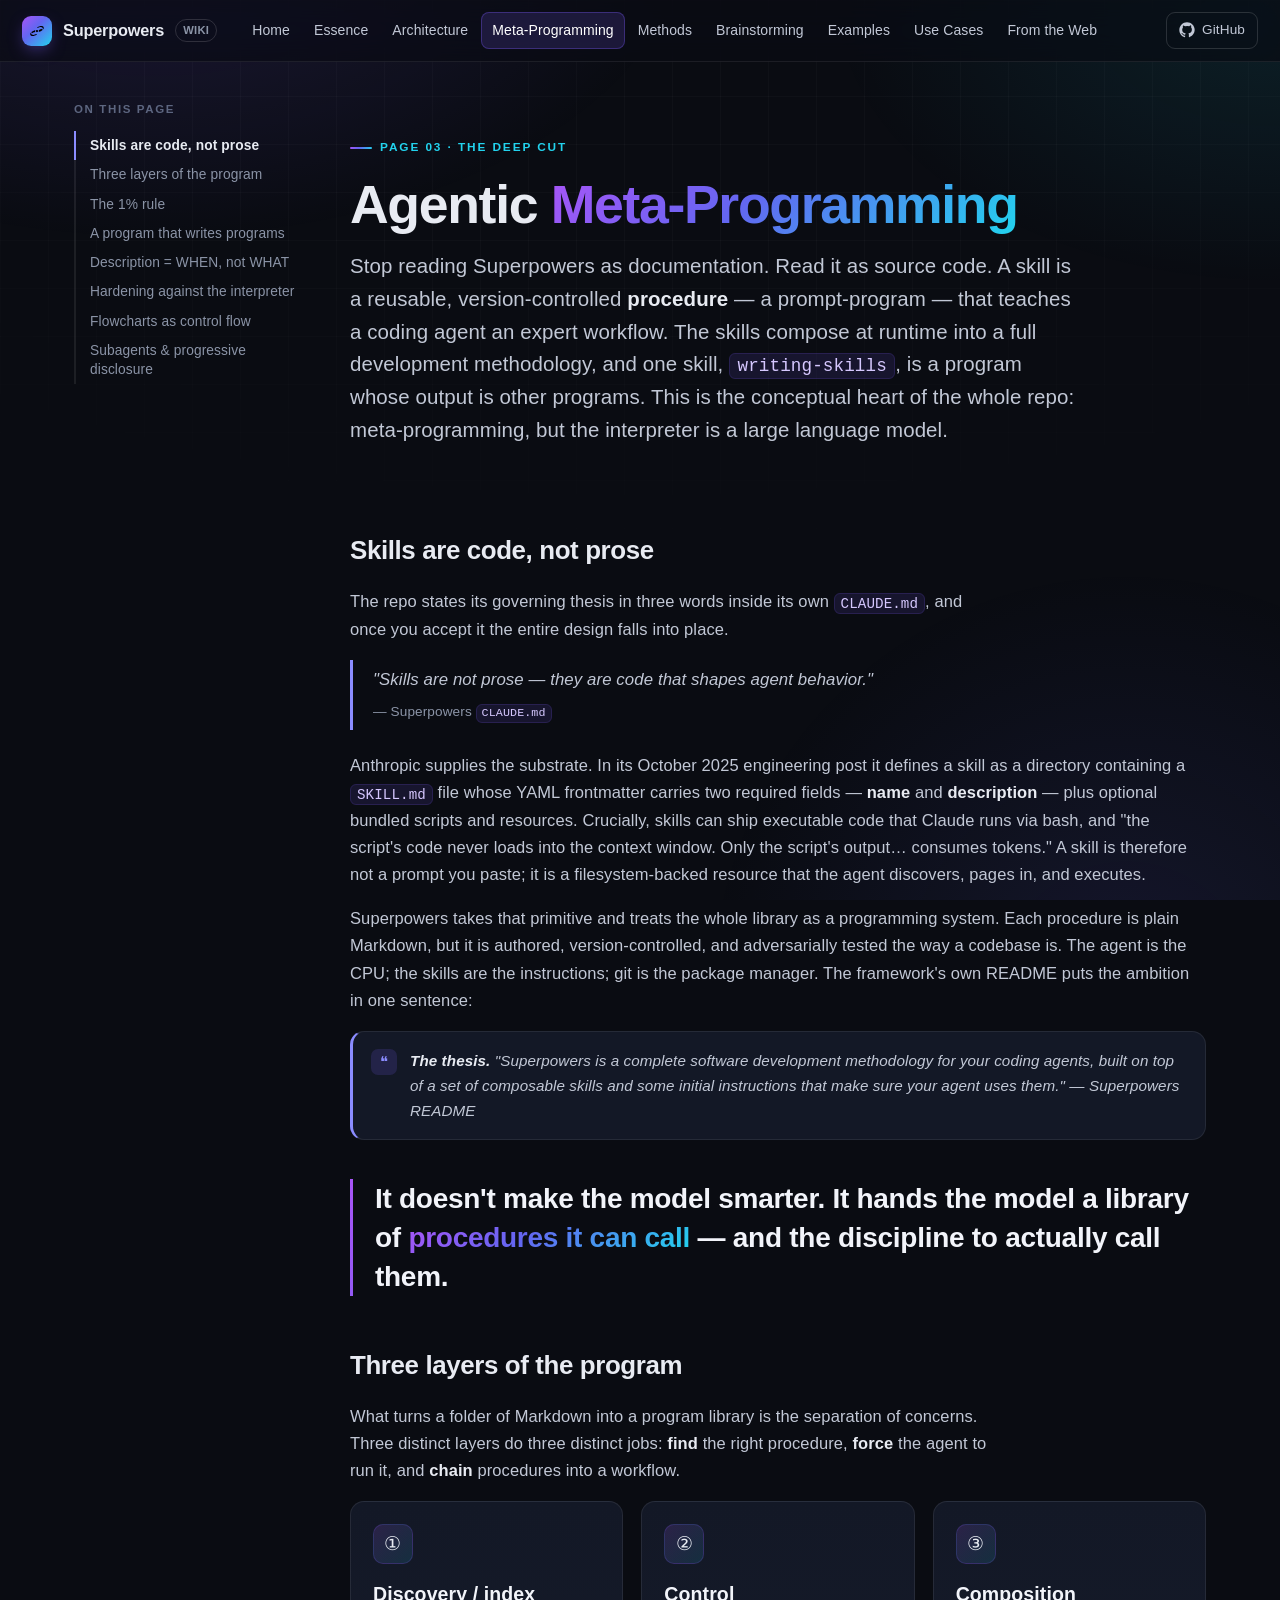
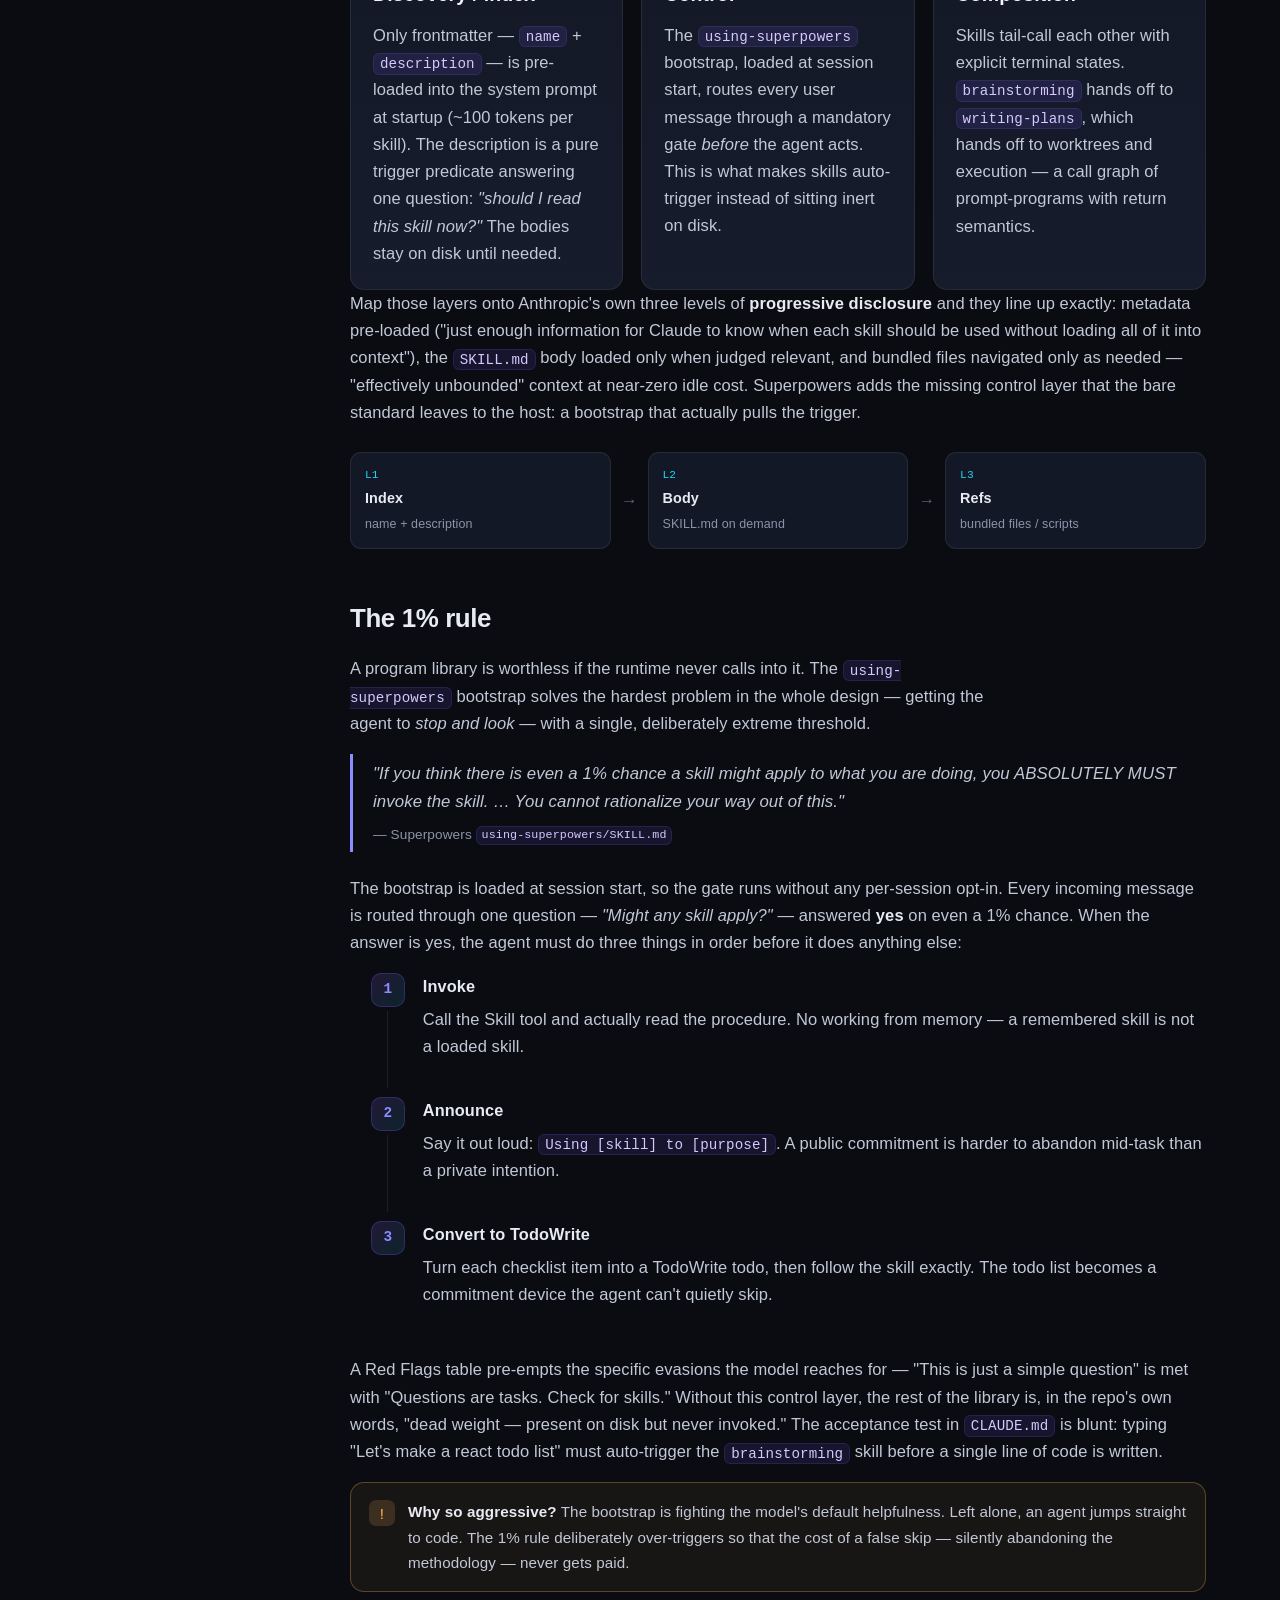
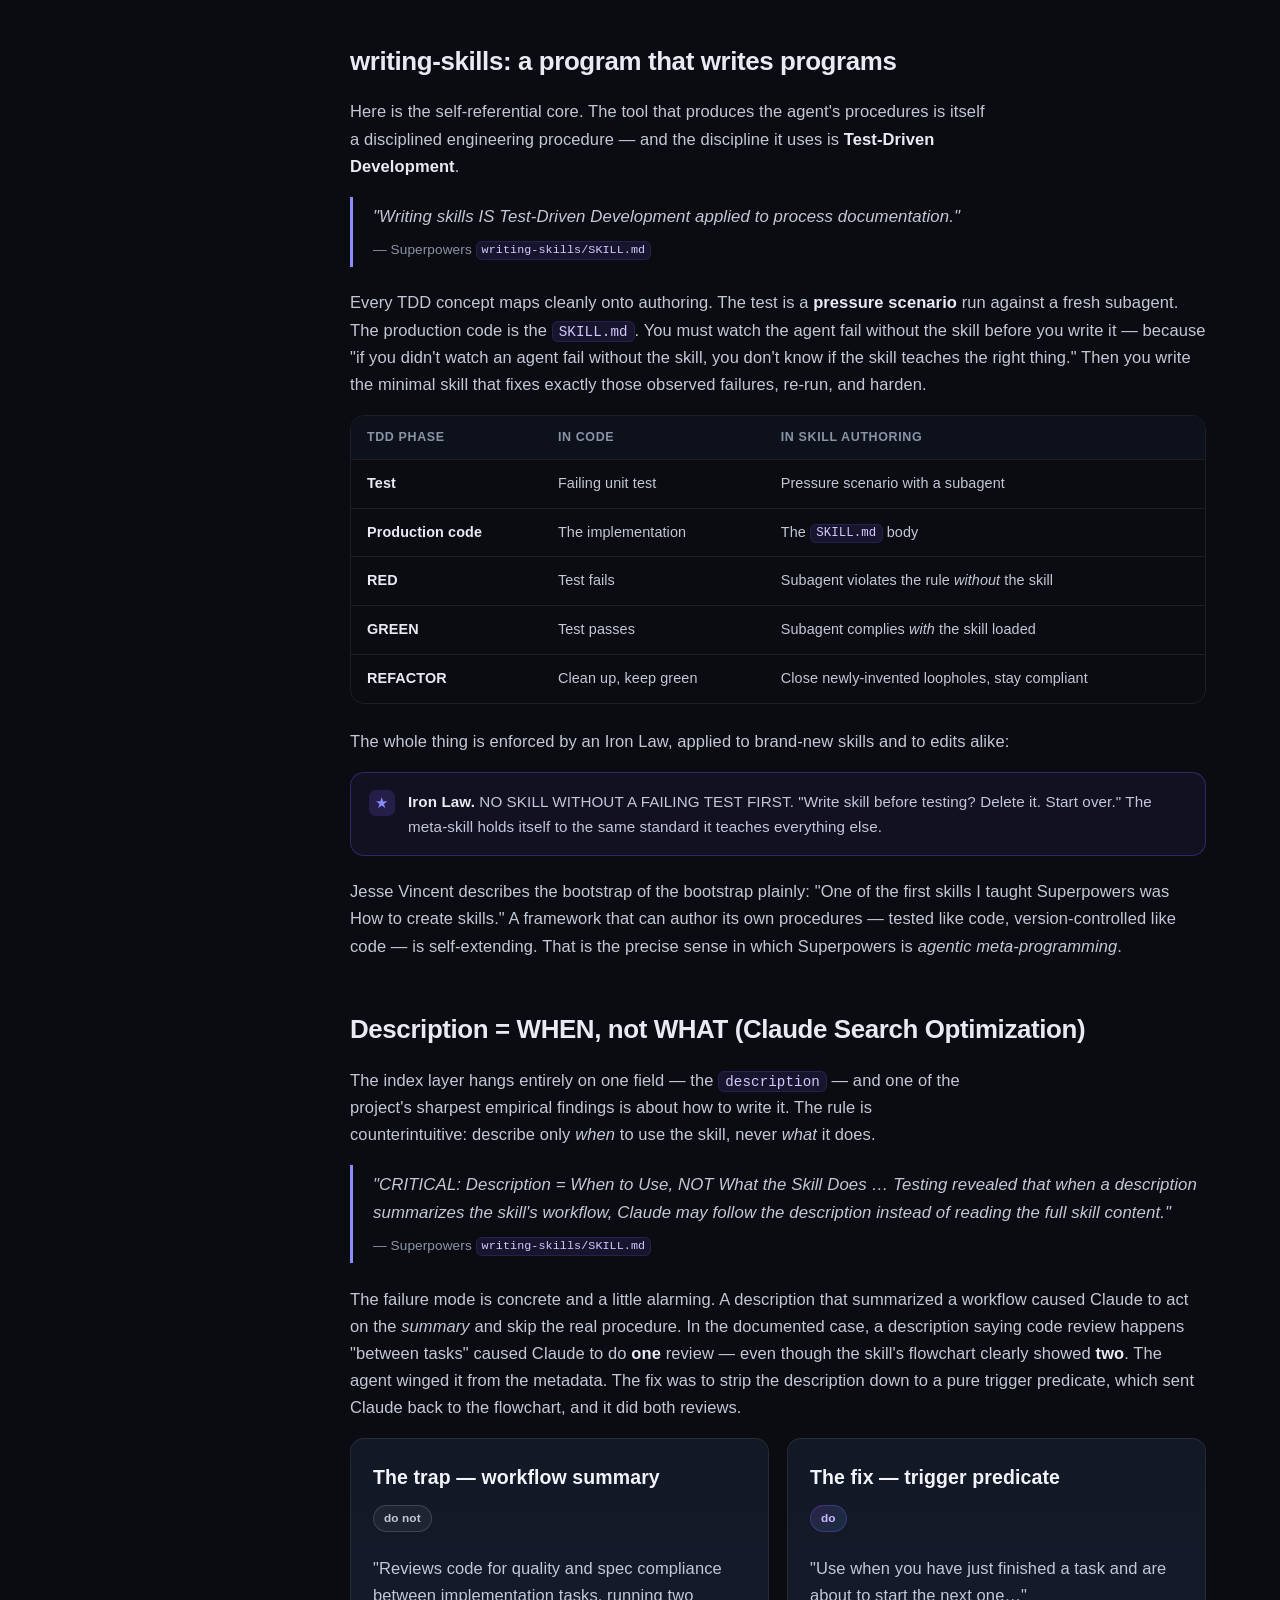
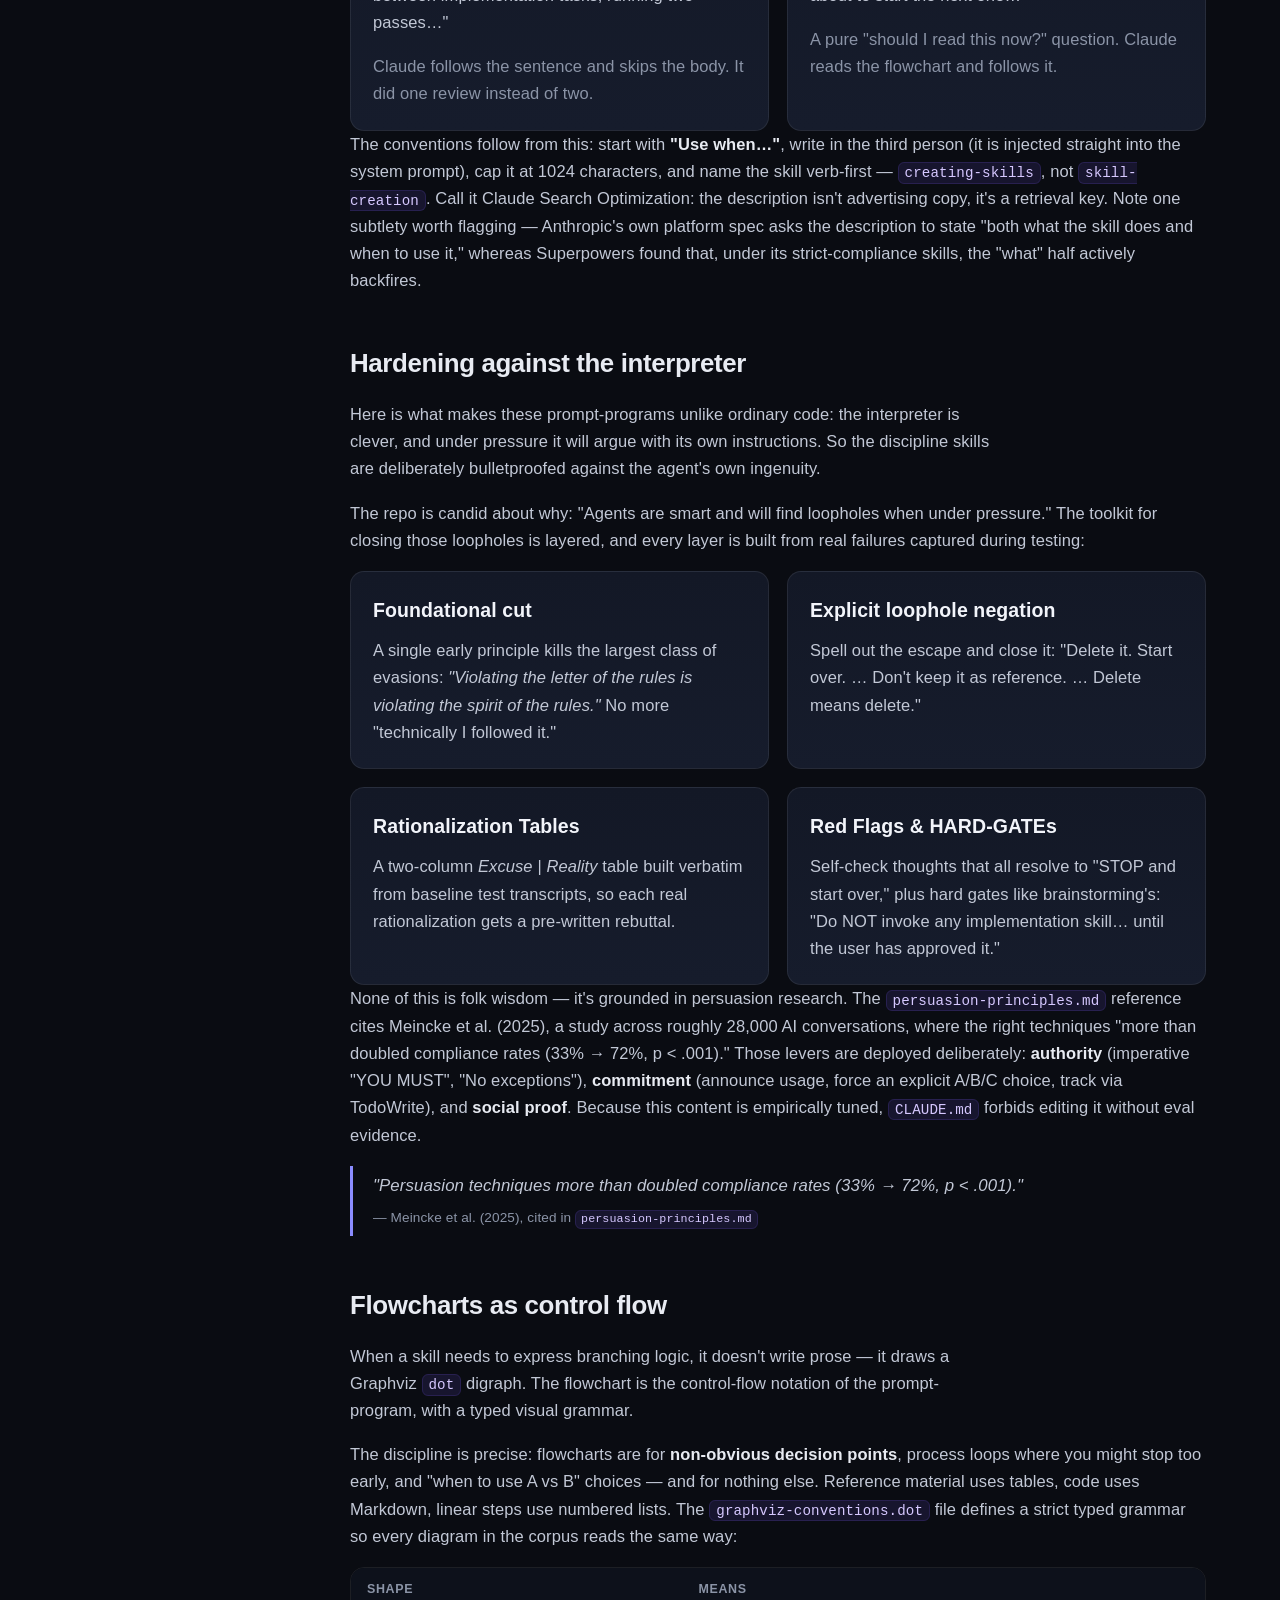
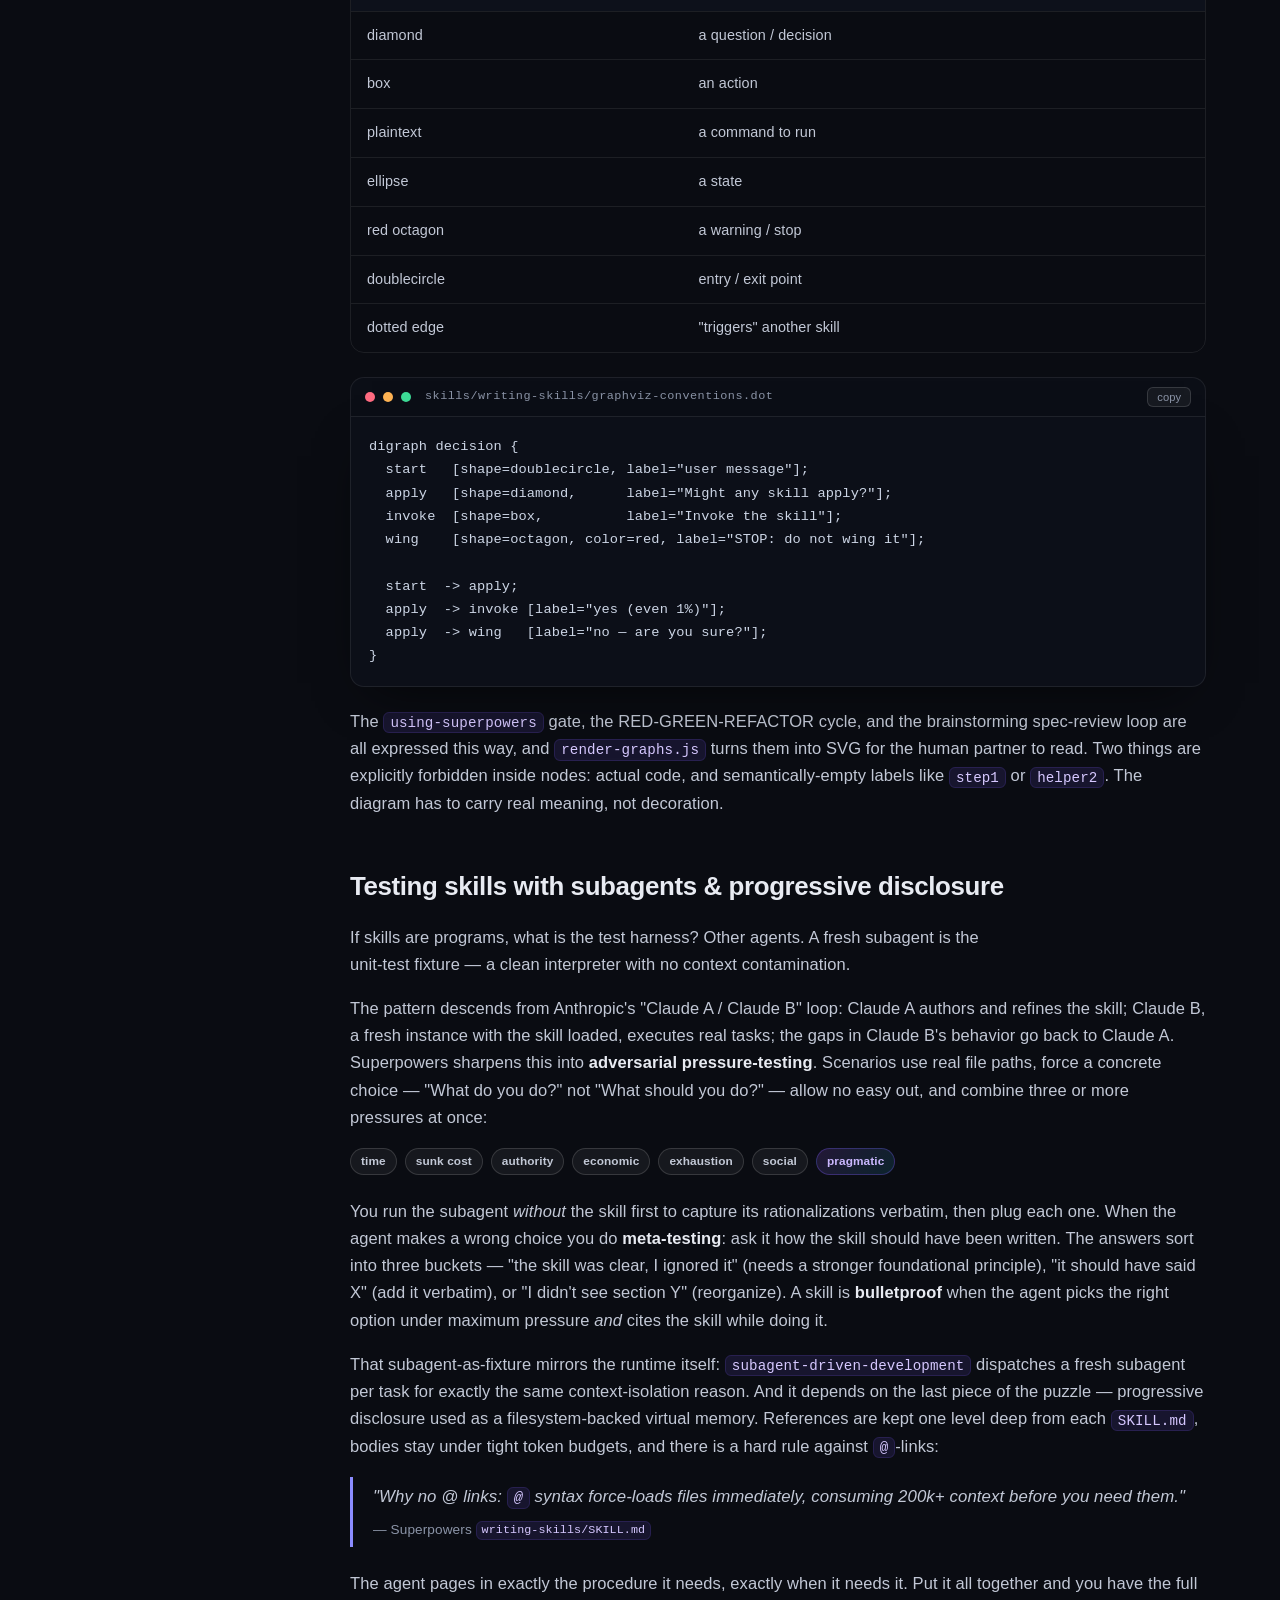
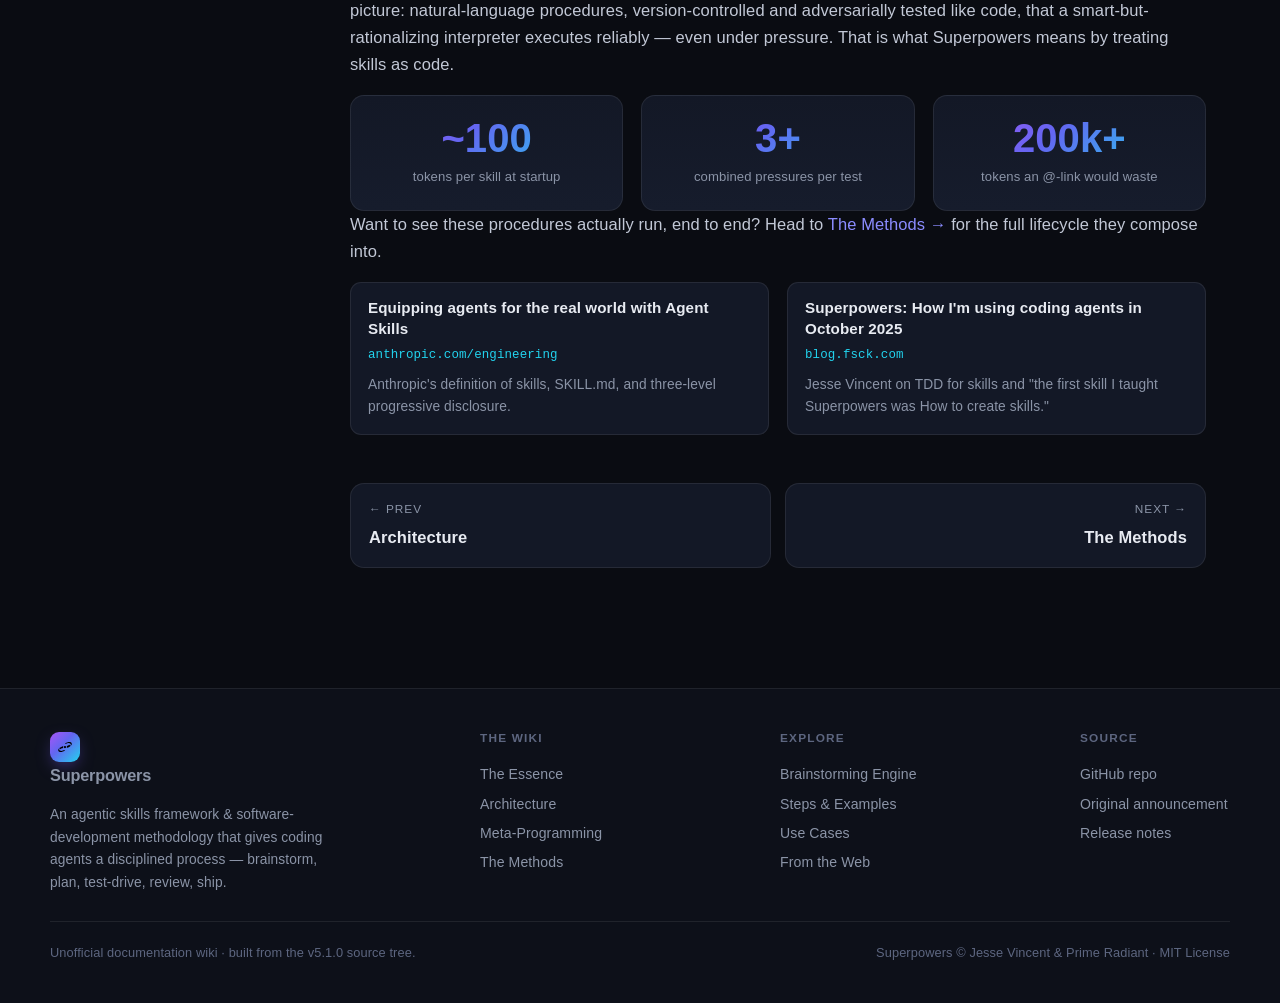
<file: wiki/meta-programming.html>
<!DOCTYPE html>
<html lang="en">
<head>
<meta charset="UTF-8">
<meta name="viewport" content="width=device-width, initial-scale=1.0">
<title>Agentic Meta-Programming — Superpowers Wiki</title>
<meta name="description" content="Skills are code that shapes agent behavior, and writing-skills is a program that writes programs — the conceptual heart of Superpowers.">
<link rel="icon" href="assets/app-icon.png">
<link rel="stylesheet" href="assets/styles.css">
</head>
<body>

<header class="site-header">
  <a class="brand" href="index.html">
    <span class="glyph"><img src="assets/logo.svg" alt=""></span>
    <b>Superpowers</b>
    <span class="tag">WIKI</span>
  </a>
  <button class="menu-btn" aria-label="Toggle menu" aria-expanded="false">
    <svg viewBox="0 0 24 24" fill="none" stroke="currentColor" stroke-width="2" stroke-linecap="round"><path d="M3 6h18M3 12h18M3 18h18"/></svg>
  </button>
  <nav class="nav" aria-label="Primary">
    <a href="index.html">Home</a>
    <a href="essence.html">Essence</a>
    <a href="architecture.html">Architecture</a>
    <a href="meta-programming.html">Meta-Programming</a>
    <a href="methods.html">Methods</a>
    <a href="brainstorming.html">Brainstorming</a>
    <a href="examples.html">Examples</a>
    <a href="use-cases.html">Use Cases</a>
    <a href="web-use-cases.html">From the Web</a>
  </nav>
  <div class="header-right">
    <a class="gh-link" href="https://github.com/obra/superpowers" target="_blank" rel="noopener">
      <svg viewBox="0 0 24 24" fill="currentColor"><path d="M12 .5C5.7.5.5 5.7.5 12c0 5.1 3.3 9.4 7.9 10.9.6.1.8-.3.8-.6v-2c-3.2.7-3.9-1.4-3.9-1.4-.5-1.3-1.3-1.7-1.3-1.7-1.1-.7.1-.7.1-.7 1.2.1 1.8 1.2 1.8 1.2 1 1.8 2.8 1.3 3.5 1 .1-.8.4-1.3.7-1.6-2.6-.3-5.3-1.3-5.3-5.8 0-1.3.5-2.3 1.2-3.1-.1-.3-.5-1.5.1-3.1 0 0 1-.3 3.3 1.2a11.5 11.5 0 0 1 6 0C17 4.6 18 4.9 18 4.9c.6 1.6.2 2.8.1 3.1.8.8 1.2 1.8 1.2 3.1 0 4.5-2.7 5.5-5.3 5.8.4.3.8 1 .8 2.1v3.1c0 .3.2.7.8.6 4.6-1.5 7.9-5.8 7.9-10.9C23.5 5.7 18.3.5 12 .5z"/></svg>
      <span>GitHub</span>
    </a>
  </div>
</header>

<main>
  <div class="layout">
    <aside class="toc">
      <div class="toc-title">On this page</div>
      <a href="#skills-are-code">Skills are code, not prose</a>
      <a href="#three-layers">Three layers of the program</a>
      <a href="#one-percent">The 1% rule</a>
      <a href="#writing-skills">A program that writes programs</a>
      <a href="#description-when">Description = WHEN, not WHAT</a>
      <a href="#hardening">Hardening against the interpreter</a>
      <a href="#flowcharts">Flowcharts as control flow</a>
      <a href="#testing">Subagents &amp; progressive disclosure</a>
    </aside>
    <div class="content">
      <div class="hero">
        <span class="eyebrow">Page 03 · The deep cut</span>
        <h1 class="page-title">Agentic <span class="grad-text">Meta-Programming</span></h1>
        <p class="lede">Stop reading Superpowers as documentation. Read it as source code. A skill is a reusable, version-controlled <strong>procedure</strong> — a prompt-program — that teaches a coding agent an expert workflow. The skills compose at runtime into a full development methodology, and one skill, <code>writing-skills</code>, is a program whose output is other programs. This is the conceptual heart of the whole repo: meta-programming, but the interpreter is a large language model.</p>
      </div>

      <!-- ============================ SKILLS ARE CODE ============================ -->
      <section class="reveal">
        <h2 id="skills-are-code">Skills are code, not prose</h2>
        <p class="section-intro">The repo states its governing thesis in three words inside its own <code>CLAUDE.md</code>, and once you accept it the entire design falls into place.</p>

        <blockquote>"Skills are not prose — they are code that shapes agent behavior."<cite>Superpowers <code>CLAUDE.md</code></cite></blockquote>

        <p>Anthropic supplies the substrate. In its October 2025 engineering post it defines a skill as a directory containing a <code>SKILL.md</code> file whose YAML frontmatter carries two required fields — <strong>name</strong> and <strong>description</strong> — plus optional bundled scripts and resources. Crucially, skills can ship executable code that Claude runs via bash, and "the script's code never loads into the context window. Only the script's output… consumes tokens." A skill is therefore not a prompt you paste; it is a filesystem-backed resource that the agent discovers, pages in, and executes.</p>

        <p>Superpowers takes that primitive and treats the whole library as a programming system. Each procedure is plain Markdown, but it is authored, version-controlled, and adversarially tested the way a codebase is. The agent is the CPU; the skills are the instructions; git is the package manager. The framework's own README puts the ambition in one sentence:</p>

        <div class="callout quote"><div class="ic">❝</div><p><strong>The thesis.</strong> "Superpowers is a complete software development methodology for your coding agents, built on top of a set of composable skills and some initial instructions that make sure your agent uses them." <em>— Superpowers README</em></p></div>

        <div class="pull">It doesn't make the model smarter. It hands the model a library of <span>procedures it can call</span> — and the discipline to actually call them.</div>
      </section>

      <!-- ============================ THREE LAYERS ============================ -->
      <section class="reveal">
        <h2 id="three-layers">Three layers of the program</h2>
        <p class="section-intro">What turns a folder of Markdown into a program library is the separation of concerns. Three distinct layers do three distinct jobs: <strong>find</strong> the right procedure, <strong>force</strong> the agent to run it, and <strong>chain</strong> procedures into a workflow.</p>

        <div class="grid cols-3">
          <div class="card hover">
            <div class="ico">①</div>
            <h3>Discovery / index</h3>
            <p>Only frontmatter — <code>name</code> + <code>description</code> — is pre-loaded into the system prompt at startup (~100 tokens per skill). The description is a pure trigger predicate answering one question: <em>"should I read this skill now?"</em> The bodies stay on disk until needed.</p>
          </div>
          <div class="card hover">
            <div class="ico">②</div>
            <h3>Control</h3>
            <p>The <code>using-superpowers</code> bootstrap, loaded at session start, routes every user message through a mandatory gate <em>before</em> the agent acts. This is what makes skills auto-trigger instead of sitting inert on disk.</p>
          </div>
          <div class="card hover">
            <div class="ico">③</div>
            <h3>Composition</h3>
            <p>Skills tail-call each other with explicit terminal states. <code>brainstorming</code> hands off to <code>writing-plans</code>, which hands off to worktrees and execution — a call graph of prompt-programs with return semantics.</p>
          </div>
        </div>

        <p>Map those layers onto Anthropic's own three levels of <strong>progressive disclosure</strong> and they line up exactly: metadata pre-loaded ("just enough information for Claude to know when each skill should be used without loading all of it into context"), the <code>SKILL.md</code> body loaded only when judged relevant, and bundled files navigated only as needed — "effectively unbounded" context at near-zero idle cost. Superpowers adds the missing control layer that the bare standard leaves to the host: a bootstrap that actually pulls the trigger.</p>

        <div class="flow">
          <div class="node"><div class="n">L1</div><div class="t">Index</div><div class="s">name + description</div></div>
          <div class="arrow">→</div>
          <div class="node"><div class="n">L2</div><div class="t">Body</div><div class="s">SKILL.md on demand</div></div>
          <div class="arrow">→</div>
          <div class="node"><div class="n">L3</div><div class="t">Refs</div><div class="s">bundled files / scripts</div></div>
        </div>
      </section>

      <!-- ============================ THE 1% RULE ============================ -->
      <section class="reveal">
        <h2 id="one-percent">The 1% rule</h2>
        <p class="section-intro">A program library is worthless if the runtime never calls into it. The <code>using-superpowers</code> bootstrap solves the hardest problem in the whole design — getting the agent to <em>stop and look</em> — with a single, deliberately extreme threshold.</p>

        <blockquote>"If you think there is even a 1% chance a skill might apply to what you are doing, you ABSOLUTELY MUST invoke the skill. … You cannot rationalize your way out of this."<cite>Superpowers <code>using-superpowers/SKILL.md</code></cite></blockquote>

        <p>The bootstrap is loaded at session start, so the gate runs without any per-session opt-in. Every incoming message is routed through one question — <em>"Might any skill apply?"</em> — answered <strong>yes</strong> on even a 1% chance. When the answer is yes, the agent must do three things in order before it does anything else:</p>

        <ol class="steps">
          <li><h4>Invoke</h4><p>Call the Skill tool and actually read the procedure. No working from memory — a remembered skill is not a loaded skill.</p></li>
          <li><h4>Announce</h4><p>Say it out loud: <code>Using [skill] to [purpose]</code>. A public commitment is harder to abandon mid-task than a private intention.</p></li>
          <li><h4>Convert to TodoWrite</h4><p>Turn each checklist item into a TodoWrite todo, then follow the skill exactly. The todo list becomes a commitment device the agent can't quietly skip.</p></li>
        </ol>

        <p>A Red Flags table pre-empts the specific evasions the model reaches for — "This is just a simple question" is met with "Questions are tasks. Check for skills." Without this control layer, the rest of the library is, in the repo's own words, "dead weight — present on disk but never invoked." The acceptance test in <code>CLAUDE.md</code> is blunt: typing "Let's make a react todo list" must auto-trigger the <code>brainstorming</code> skill before a single line of code is written.</p>

        <div class="callout warn"><div class="ic">!</div><p><strong>Why so aggressive?</strong> The bootstrap is fighting the model's default helpfulness. Left alone, an agent jumps straight to code. The 1% rule deliberately over-triggers so that the cost of a false skip — silently abandoning the methodology — never gets paid.</p></div>
      </section>

      <!-- ============================ WRITING-SKILLS ============================ -->
      <section class="reveal">
        <h2 id="writing-skills">writing-skills: a program that writes programs</h2>
        <p class="section-intro">Here is the self-referential core. The tool that produces the agent's procedures is itself a disciplined engineering procedure — and the discipline it uses is <strong>Test-Driven Development</strong>.</p>

        <blockquote>"Writing skills IS Test-Driven Development applied to process documentation."<cite>Superpowers <code>writing-skills/SKILL.md</code></cite></blockquote>

        <p>Every TDD concept maps cleanly onto authoring. The test is a <strong>pressure scenario</strong> run against a fresh subagent. The production code is the <code>SKILL.md</code>. You must watch the agent fail without the skill before you write it — because "if you didn't watch an agent fail without the skill, you don't know if the skill teaches the right thing." Then you write the minimal skill that fixes exactly those observed failures, re-run, and harden.</p>

        <div class="table-wrap">
          <table>
            <thead><tr><th>TDD phase</th><th>In code</th><th>In skill authoring</th></tr></thead>
            <tbody>
              <tr><td><strong>Test</strong></td><td>Failing unit test</td><td>Pressure scenario with a subagent</td></tr>
              <tr><td><strong>Production code</strong></td><td>The implementation</td><td>The <code>SKILL.md</code> body</td></tr>
              <tr><td><strong>RED</strong></td><td>Test fails</td><td>Subagent violates the rule <em>without</em> the skill</td></tr>
              <tr><td><strong>GREEN</strong></td><td>Test passes</td><td>Subagent complies <em>with</em> the skill loaded</td></tr>
              <tr><td><strong>REFACTOR</strong></td><td>Clean up, keep green</td><td>Close newly-invented loopholes, stay compliant</td></tr>
            </tbody>
          </table>
        </div>

        <p>The whole thing is enforced by an Iron Law, applied to brand-new skills and to edits alike:</p>

        <div class="callout note"><div class="ic">★</div><p><strong>Iron Law.</strong> NO SKILL WITHOUT A FAILING TEST FIRST. "Write skill before testing? Delete it. Start over." The meta-skill holds itself to the same standard it teaches everything else.</p></div>

        <p>Jesse Vincent describes the bootstrap of the bootstrap plainly: "One of the first skills I taught Superpowers was How to create skills." A framework that can author its own procedures — tested like code, version-controlled like code — is self-extending. That is the precise sense in which Superpowers is <em>agentic meta-programming</em>.</p>
      </section>

      <!-- ============================ DESCRIPTION = WHEN ============================ -->
      <section class="reveal">
        <h2 id="description-when">Description = WHEN, not WHAT (Claude Search Optimization)</h2>
        <p class="section-intro">The index layer hangs entirely on one field — the <code>description</code> — and one of the project's sharpest empirical findings is about how to write it. The rule is counterintuitive: describe only <em>when</em> to use the skill, never <em>what</em> it does.</p>

        <blockquote>"CRITICAL: Description = When to Use, NOT What the Skill Does … Testing revealed that when a description summarizes the skill's workflow, Claude may follow the description instead of reading the full skill content."<cite>Superpowers <code>writing-skills/SKILL.md</code></cite></blockquote>

        <p>The failure mode is concrete and a little alarming. A description that summarized a workflow caused Claude to act on the <em>summary</em> and skip the real procedure. In the documented case, a description saying code review happens "between tasks" caused Claude to do <strong>one</strong> review — even though the skill's flowchart clearly showed <strong>two</strong>. The agent winged it from the metadata. The fix was to strip the description down to a pure trigger predicate, which sent Claude back to the flowchart, and it did both reviews.</p>

        <div class="grid cols-2">
          <div class="card">
            <h3>The trap — workflow summary</h3>
            <div class="tag-row"><span class="pill">do not</span></div>
            <p>"Reviews code for quality and spec compliance between implementation tasks, running two passes…"</p>
            <p style="color:var(--muted)">Claude follows the sentence and skips the body. It did one review instead of two.</p>
          </div>
          <div class="card">
            <h3>The fix — trigger predicate</h3>
            <div class="tag-row"><span class="pill accent">do</span></div>
            <p>"Use when you have just finished a task and are about to start the next one…"</p>
            <p style="color:var(--muted)">A pure "should I read this now?" question. Claude reads the flowchart and follows it.</p>
          </div>
        </div>

        <p>The conventions follow from this: start with <strong>"Use when…"</strong>, write in the third person (it is injected straight into the system prompt), cap it at 1024 characters, and name the skill verb-first — <code>creating-skills</code>, not <code>skill-creation</code>. Call it Claude Search Optimization: the description isn't advertising copy, it's a retrieval key. Note one subtlety worth flagging — Anthropic's own platform spec asks the description to state "both what the skill does and when to use it," whereas Superpowers found that, under its strict-compliance skills, the "what" half actively backfires.</p>
      </section>

      <!-- ============================ HARDENING ============================ -->
      <section class="reveal">
        <h2 id="hardening">Hardening against the interpreter</h2>
        <p class="section-intro">Here is what makes these prompt-programs unlike ordinary code: the interpreter is clever, and under pressure it will argue with its own instructions. So the discipline skills are deliberately bulletproofed against the agent's own ingenuity.</p>

        <p>The repo is candid about why: "Agents are smart and will find loopholes when under pressure." The toolkit for closing those loopholes is layered, and every layer is built from real failures captured during testing:</p>

        <div class="grid cols-2">
          <div class="card">
            <h3>Foundational cut</h3>
            <p>A single early principle kills the largest class of evasions: <em>"Violating the letter of the rules is violating the spirit of the rules."</em> No more "technically I followed it."</p>
          </div>
          <div class="card">
            <h3>Explicit loophole negation</h3>
            <p>Spell out the escape and close it: "Delete it. Start over. … Don't keep it as reference. … Delete means delete."</p>
          </div>
          <div class="card">
            <h3>Rationalization Tables</h3>
            <p>A two-column <em>Excuse | Reality</em> table built verbatim from baseline test transcripts, so each real rationalization gets a pre-written rebuttal.</p>
          </div>
          <div class="card">
            <h3>Red Flags &amp; HARD-GATEs</h3>
            <p>Self-check thoughts that all resolve to "STOP and start over," plus hard gates like brainstorming's: "Do NOT invoke any implementation skill… until the user has approved it."</p>
          </div>
        </div>

        <p>None of this is folk wisdom — it's grounded in persuasion research. The <code>persuasion-principles.md</code> reference cites Meincke et al. (2025), a study across roughly 28,000 AI conversations, where the right techniques "more than doubled compliance rates (33% → 72%, p &lt; .001)." Those levers are deployed deliberately: <strong>authority</strong> (imperative "YOU MUST", "No exceptions"), <strong>commitment</strong> (announce usage, force an explicit A/B/C choice, track via TodoWrite), and <strong>social proof</strong>. Because this content is empirically tuned, <code>CLAUDE.md</code> forbids editing it without eval evidence.</p>

        <blockquote>"Persuasion techniques more than doubled compliance rates (33% → 72%, p &lt; .001)."<cite>Meincke et al. (2025), cited in <code>persuasion-principles.md</code></cite></blockquote>
      </section>

      <!-- ============================ FLOWCHARTS ============================ -->
      <section class="reveal">
        <h2 id="flowcharts">Flowcharts as control flow</h2>
        <p class="section-intro">When a skill needs to express branching logic, it doesn't write prose — it draws a Graphviz <code>dot</code> digraph. The flowchart is the control-flow notation of the prompt-program, with a typed visual grammar.</p>

        <p>The discipline is precise: flowcharts are for <strong>non-obvious decision points</strong>, process loops where you might stop too early, and "when to use A vs B" choices — and for nothing else. Reference material uses tables, code uses Markdown, linear steps use numbered lists. The <code>graphviz-conventions.dot</code> file defines a strict typed grammar so every diagram in the corpus reads the same way:</p>

        <div class="table-wrap">
          <table>
            <thead><tr><th>Shape</th><th>Means</th></tr></thead>
            <tbody>
              <tr><td>diamond</td><td>a question / decision</td></tr>
              <tr><td>box</td><td>an action</td></tr>
              <tr><td>plaintext</td><td>a command to run</td></tr>
              <tr><td>ellipse</td><td>a state</td></tr>
              <tr><td>red octagon</td><td>a warning / stop</td></tr>
              <tr><td>doublecircle</td><td>entry / exit point</td></tr>
              <tr><td>dotted edge</td><td>"triggers" another skill</td></tr>
            </tbody>
          </table>
        </div>

        <div class="code-head"><span class="dot r"></span><span class="dot y"></span><span class="dot g"></span><span class="fname">skills/writing-skills/graphviz-conventions.dot</span><button class="copy-btn">copy</button></div>
        <pre><code>digraph decision {
  start   [shape=doublecircle, label="user message"];
  apply   [shape=diamond,      label="Might any skill apply?"];
  invoke  [shape=box,          label="Invoke the skill"];
  wing    [shape=octagon, color=red, label="STOP: do not wing it"];

  start  -&gt; apply;
  apply  -&gt; invoke [label="yes (even 1%)"];
  apply  -&gt; wing   [label="no — are you sure?"];
}</code></pre>

        <p>The <code>using-superpowers</code> gate, the RED-GREEN-REFACTOR cycle, and the brainstorming spec-review loop are all expressed this way, and <code>render-graphs.js</code> turns them into SVG for the human partner to read. Two things are explicitly forbidden inside nodes: actual code, and semantically-empty labels like <code>step1</code> or <code>helper2</code>. The diagram has to carry real meaning, not decoration.</p>
      </section>

      <!-- ============================ TESTING ============================ -->
      <section class="reveal">
        <h2 id="testing">Testing skills with subagents &amp; progressive disclosure</h2>
        <p class="section-intro">If skills are programs, what is the test harness? Other agents. A fresh subagent is the unit-test fixture — a clean interpreter with no context contamination.</p>

        <p>The pattern descends from Anthropic's "Claude A / Claude B" loop: Claude A authors and refines the skill; Claude B, a fresh instance with the skill loaded, executes real tasks; the gaps in Claude B's behavior go back to Claude A. Superpowers sharpens this into <strong>adversarial pressure-testing</strong>. Scenarios use real file paths, force a concrete choice — "What do you do?" not "What should you do?" — allow no easy out, and combine three or more pressures at once:</p>

        <div class="tag-row">
          <span class="pill">time</span>
          <span class="pill">sunk cost</span>
          <span class="pill">authority</span>
          <span class="pill">economic</span>
          <span class="pill">exhaustion</span>
          <span class="pill">social</span>
          <span class="pill accent">pragmatic</span>
        </div>

        <p>You run the subagent <em>without</em> the skill first to capture its rationalizations verbatim, then plug each one. When the agent makes a wrong choice you do <strong>meta-testing</strong>: ask it how the skill should have been written. The answers sort into three buckets — "the skill was clear, I ignored it" (needs a stronger foundational principle), "it should have said X" (add it verbatim), or "I didn't see section Y" (reorganize). A skill is <strong>bulletproof</strong> when the agent picks the right option under maximum pressure <em>and</em> cites the skill while doing it.</p>

        <p>That subagent-as-fixture mirrors the runtime itself: <code>subagent-driven-development</code> dispatches a fresh subagent per task for exactly the same context-isolation reason. And it depends on the last piece of the puzzle — progressive disclosure used as a filesystem-backed virtual memory. References are kept one level deep from each <code>SKILL.md</code>, bodies stay under tight token budgets, and there is a hard rule against <code>@</code>-links:</p>

        <blockquote>"Why no @ links: <code>@</code> syntax force-loads files immediately, consuming 200k+ context before you need them."<cite>Superpowers <code>writing-skills/SKILL.md</code></cite></blockquote>

        <p>The agent pages in exactly the procedure it needs, exactly when it needs it. Put it all together and you have the full picture: natural-language procedures, version-controlled and adversarially tested like code, that a smart-but-rationalizing interpreter executes reliably — even under pressure. That is what Superpowers means by treating skills as code.</p>

        <div class="grid cols-3">
          <div class="card"><div class="stat"><div class="num">~100</div><div class="lbl">tokens per skill at startup</div></div></div>
          <div class="card"><div class="stat"><div class="num">3+</div><div class="lbl">combined pressures per test</div></div></div>
          <div class="card"><div class="stat"><div class="num">200k+</div><div class="lbl">tokens an @-link would waste</div></div></div>
        </div>

        <p>Want to see these procedures actually run, end to end? Head to <a href="methods.html">The Methods →</a> for the full lifecycle they compose into.</p>

        <div class="grid cols-2">
          <a class="source-card" href="https://www.anthropic.com/engineering/equipping-agents-for-the-real-world-with-agent-skills" target="_blank" rel="noopener">
            <div class="src-t">Equipping agents for the real world with Agent Skills</div>
            <div class="src-u">anthropic.com/engineering</div>
            <div class="src-d">Anthropic's definition of skills, SKILL.md, and three-level progressive disclosure.</div>
          </a>
          <a class="source-card" href="https://blog.fsck.com/2025/10/09/superpowers/" target="_blank" rel="noopener">
            <div class="src-t">Superpowers: How I'm using coding agents in October 2025</div>
            <div class="src-u">blog.fsck.com</div>
            <div class="src-d">Jesse Vincent on TDD for skills and "the first skill I taught Superpowers was How to create skills."</div>
          </a>
        </div>
      </section>

      <div class="pager">
        <a href="architecture.html"><div class="dir">← Prev</div><div class="ttl">Architecture</div></a>
        <a class="next" href="methods.html"><div class="dir">Next →</div><div class="ttl">The Methods</div></a>
      </div>

    </div>
  </div>
</main>

<footer class="site-footer">
  <div class="footer-inner">
    <div class="col footer-brand">
      <a class="brand" href="index.html"><span class="glyph"><img src="assets/logo.svg" alt=""></span><b>Superpowers</b></a>
      <p>An agentic skills framework &amp; software-development methodology that gives coding agents a disciplined process — brainstorm, plan, test-drive, review, ship.</p>
    </div>
    <div class="col">
      <h5>The Wiki</h5>
      <a href="essence.html">The Essence</a>
      <a href="architecture.html">Architecture</a>
      <a href="meta-programming.html">Meta-Programming</a>
      <a href="methods.html">The Methods</a>
    </div>
    <div class="col">
      <h5>Explore</h5>
      <a href="brainstorming.html">Brainstorming Engine</a>
      <a href="examples.html">Steps &amp; Examples</a>
      <a href="use-cases.html">Use Cases</a>
      <a href="web-use-cases.html">From the Web</a>
    </div>
    <div class="col">
      <h5>Source</h5>
      <a href="https://github.com/obra/superpowers" target="_blank" rel="noopener">GitHub repo</a>
      <a href="https://blog.fsck.com/2025/10/09/superpowers/" target="_blank" rel="noopener">Original announcement</a>
      <a href="https://github.com/obra/superpowers/blob/main/RELEASE-NOTES.md" target="_blank" rel="noopener">Release notes</a>
    </div>
  </div>
  <div class="footer-legal">
    <span>Unofficial documentation wiki · built from the v5.1.0 source tree.</span>
    <span>Superpowers © Jesse Vincent &amp; Prime Radiant · MIT License</span>
  </div>
</footer>

<script src="assets/app.js"></script>
</body>
</html>
</file>
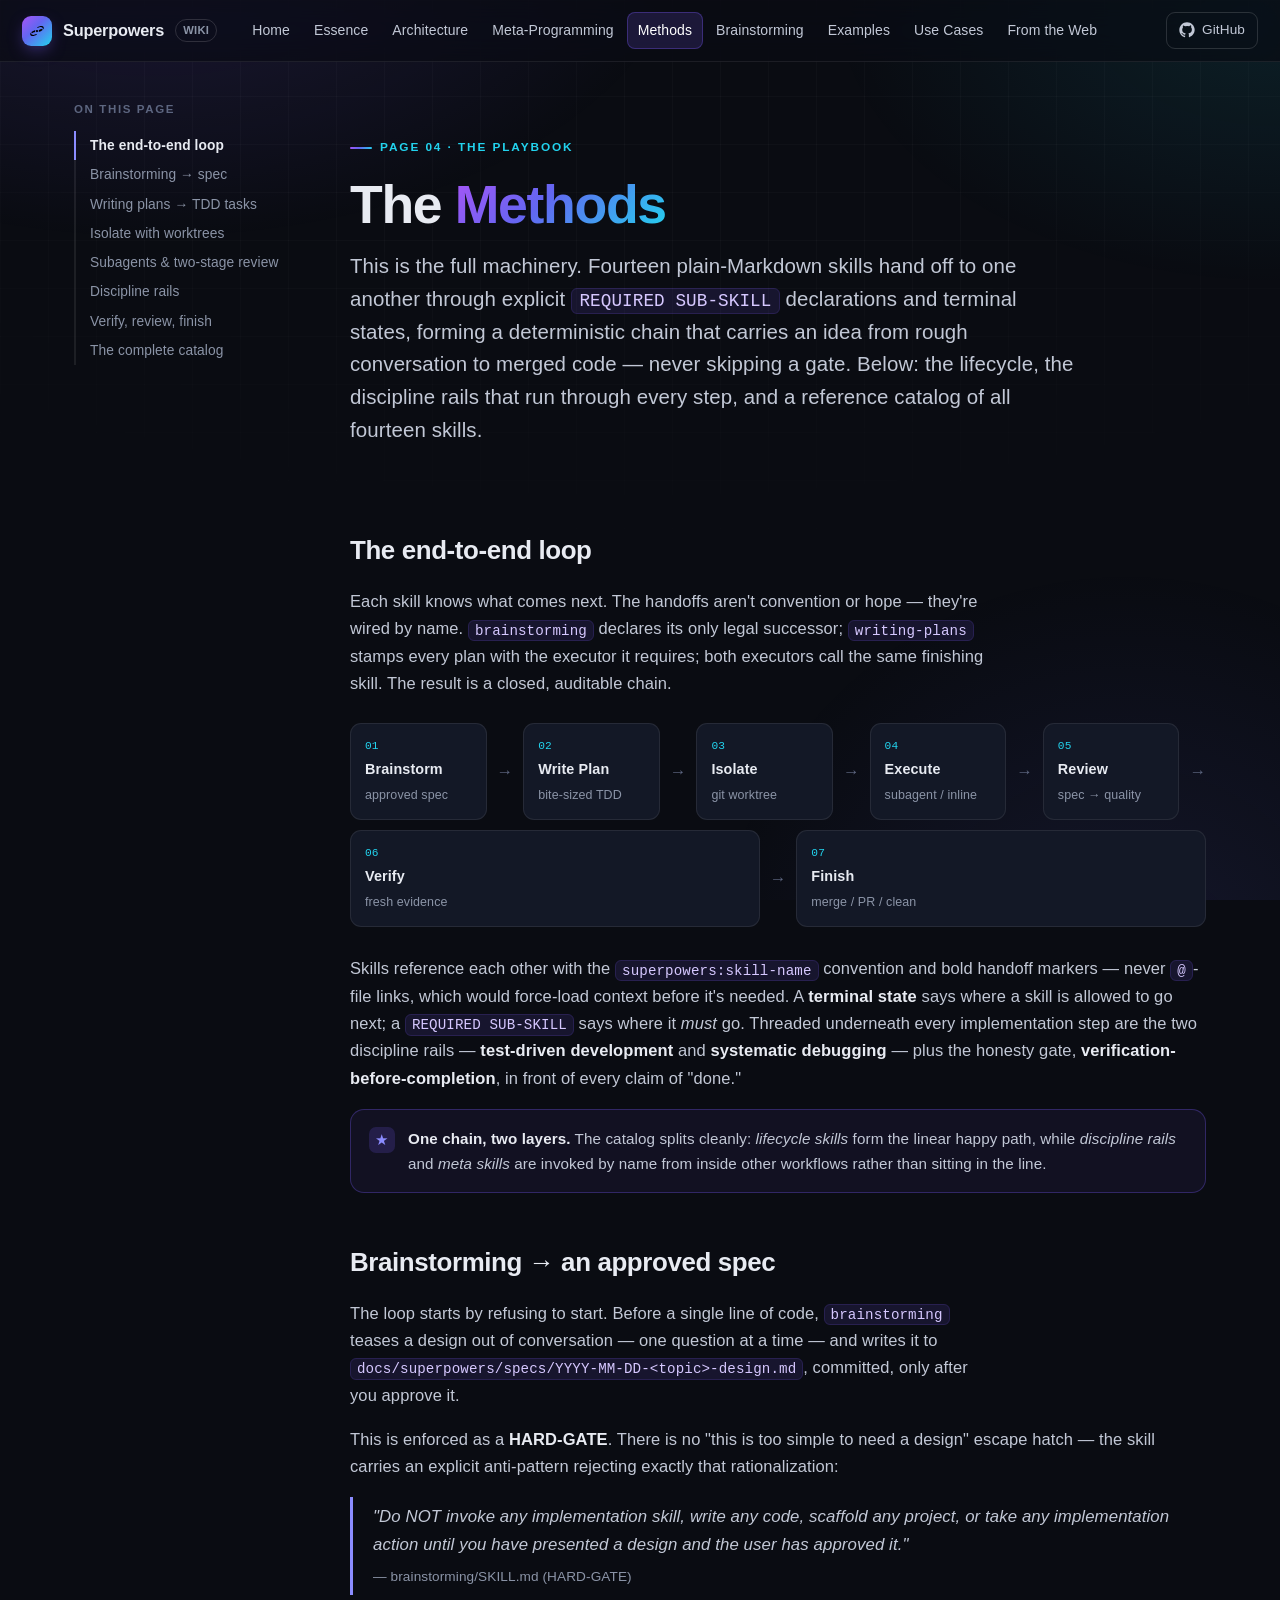
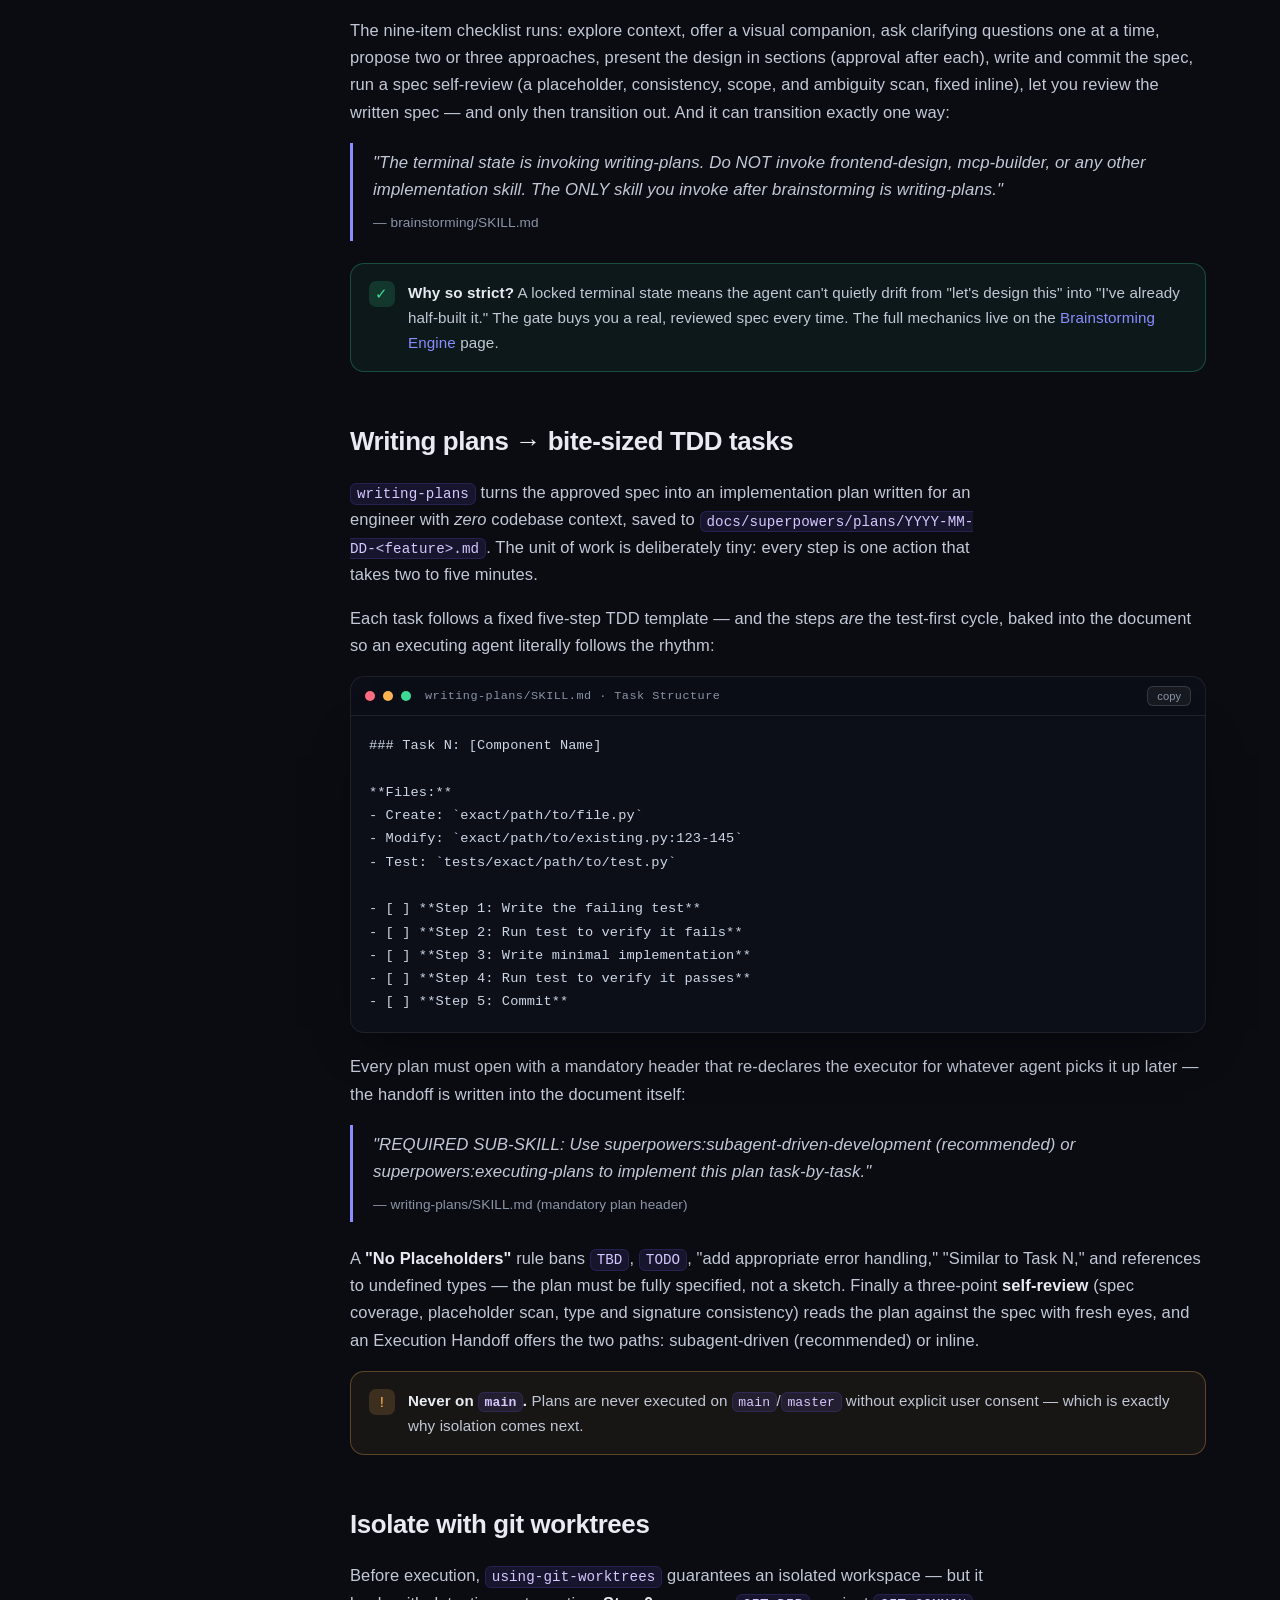
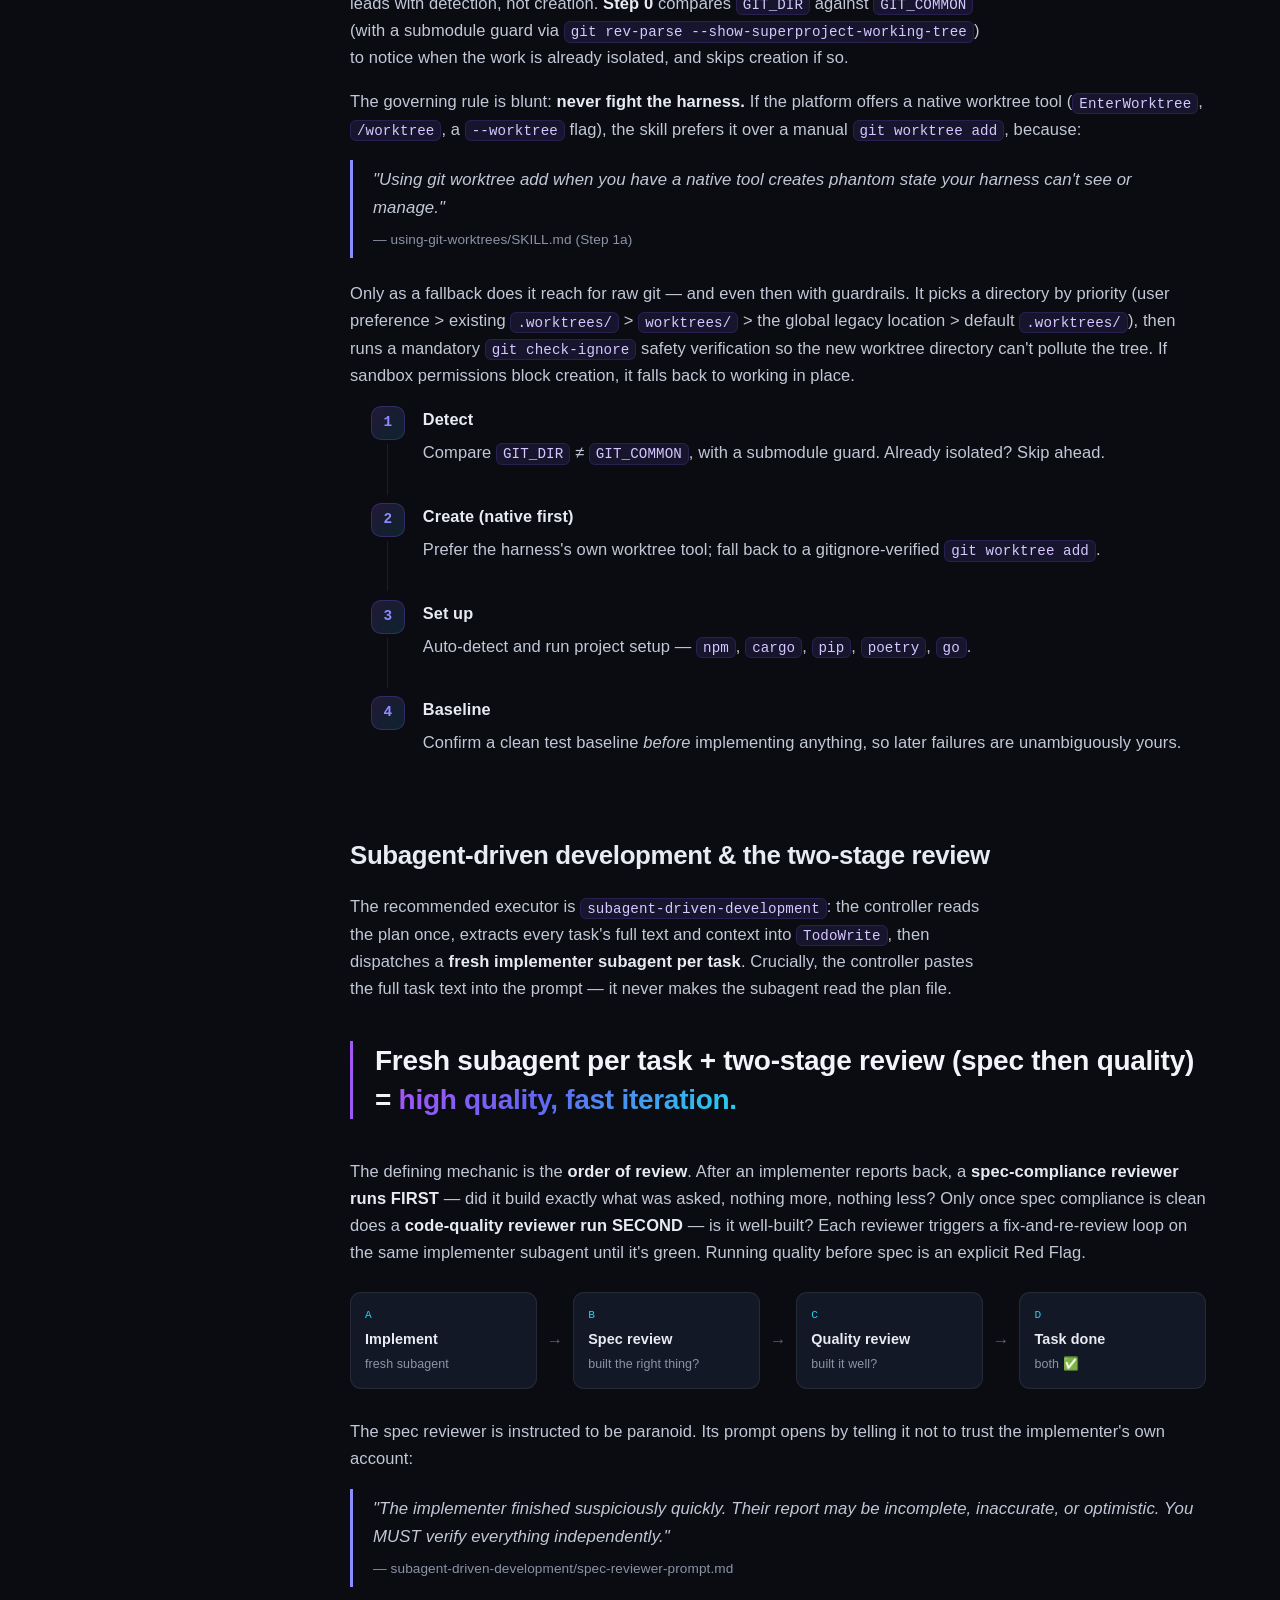
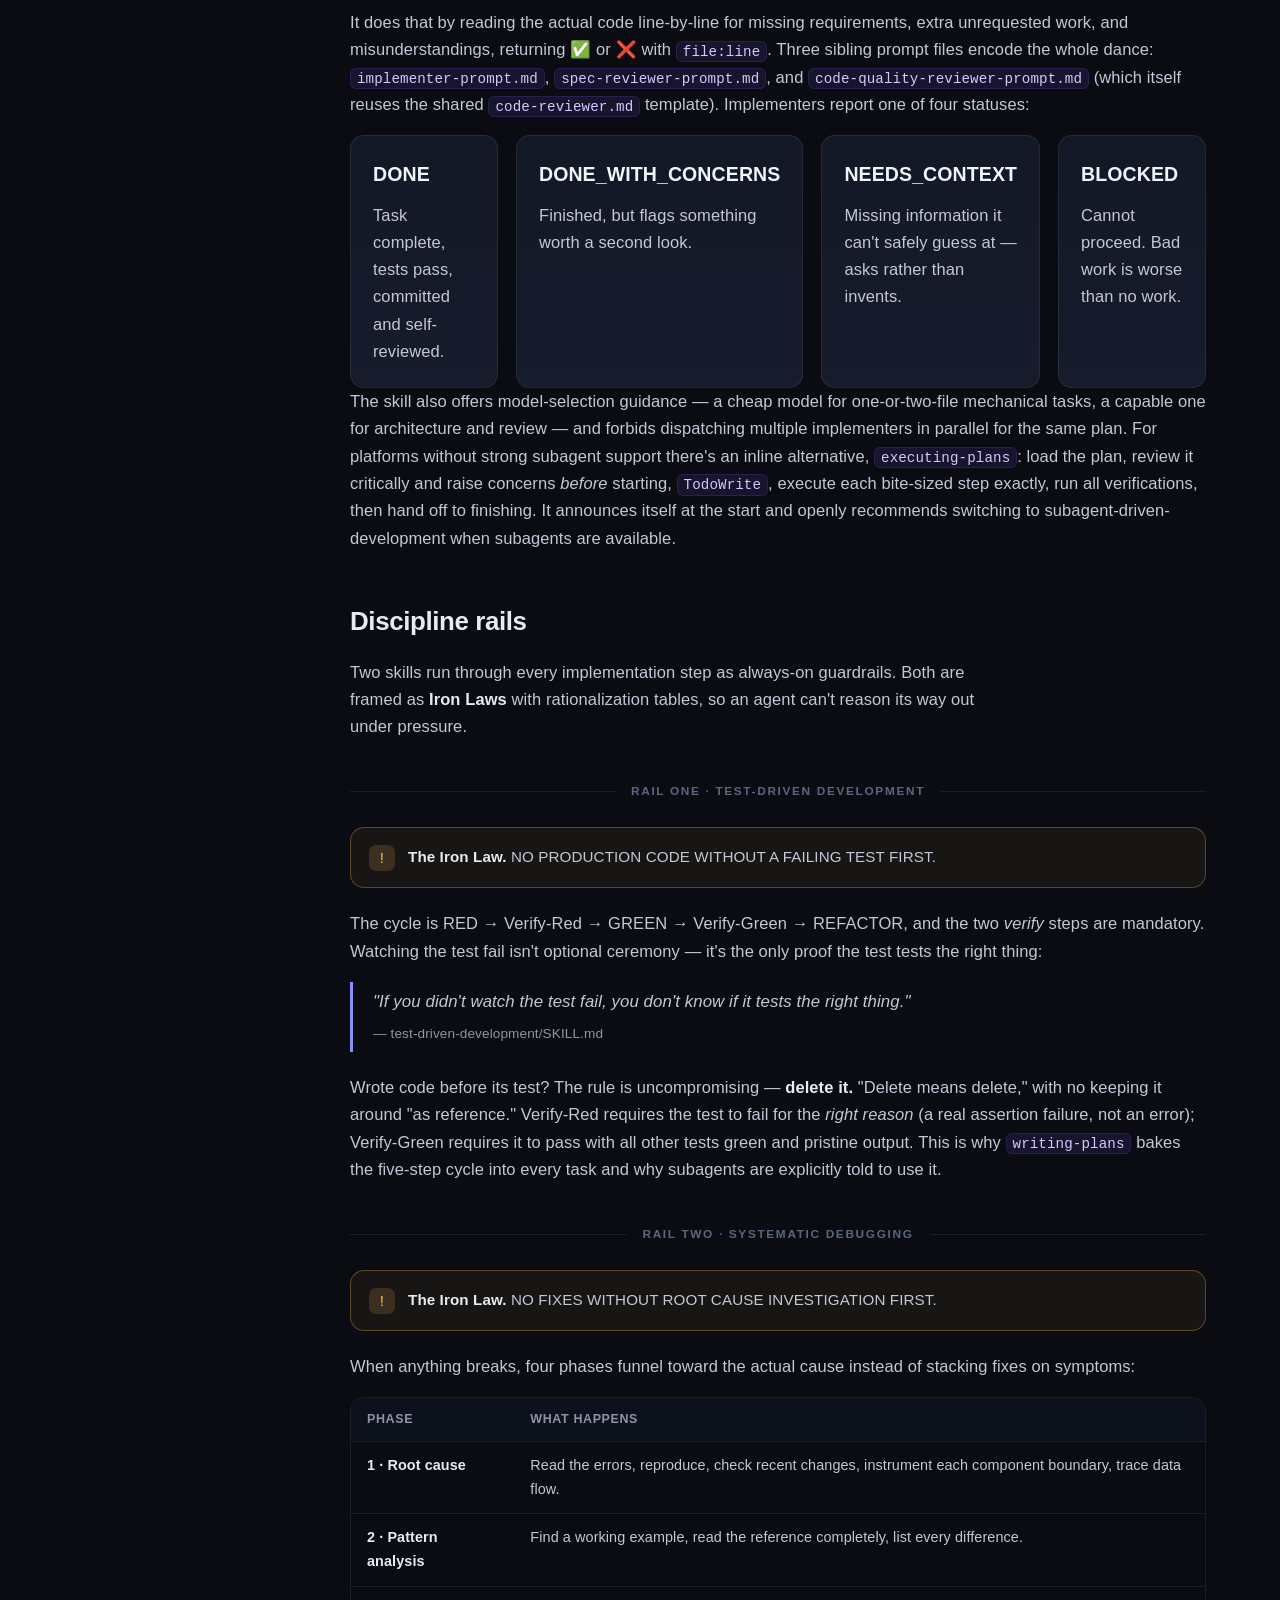
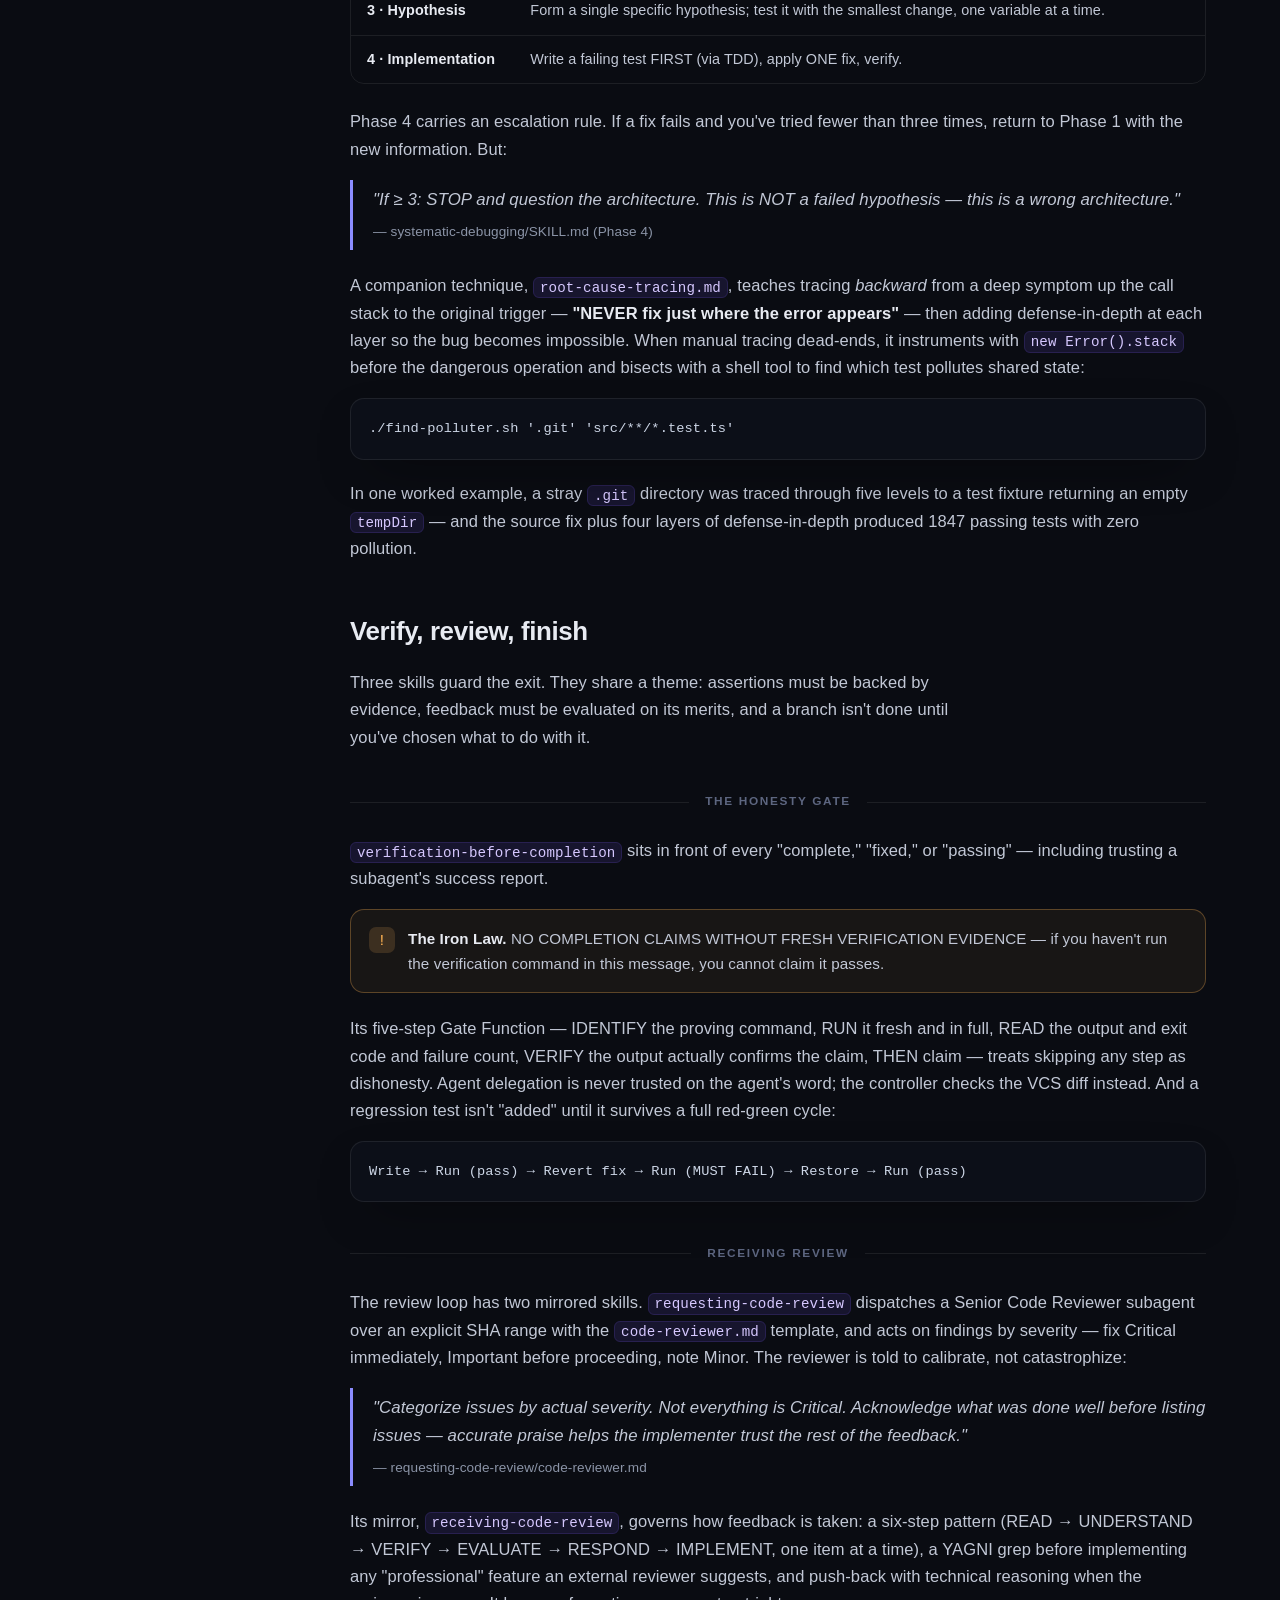
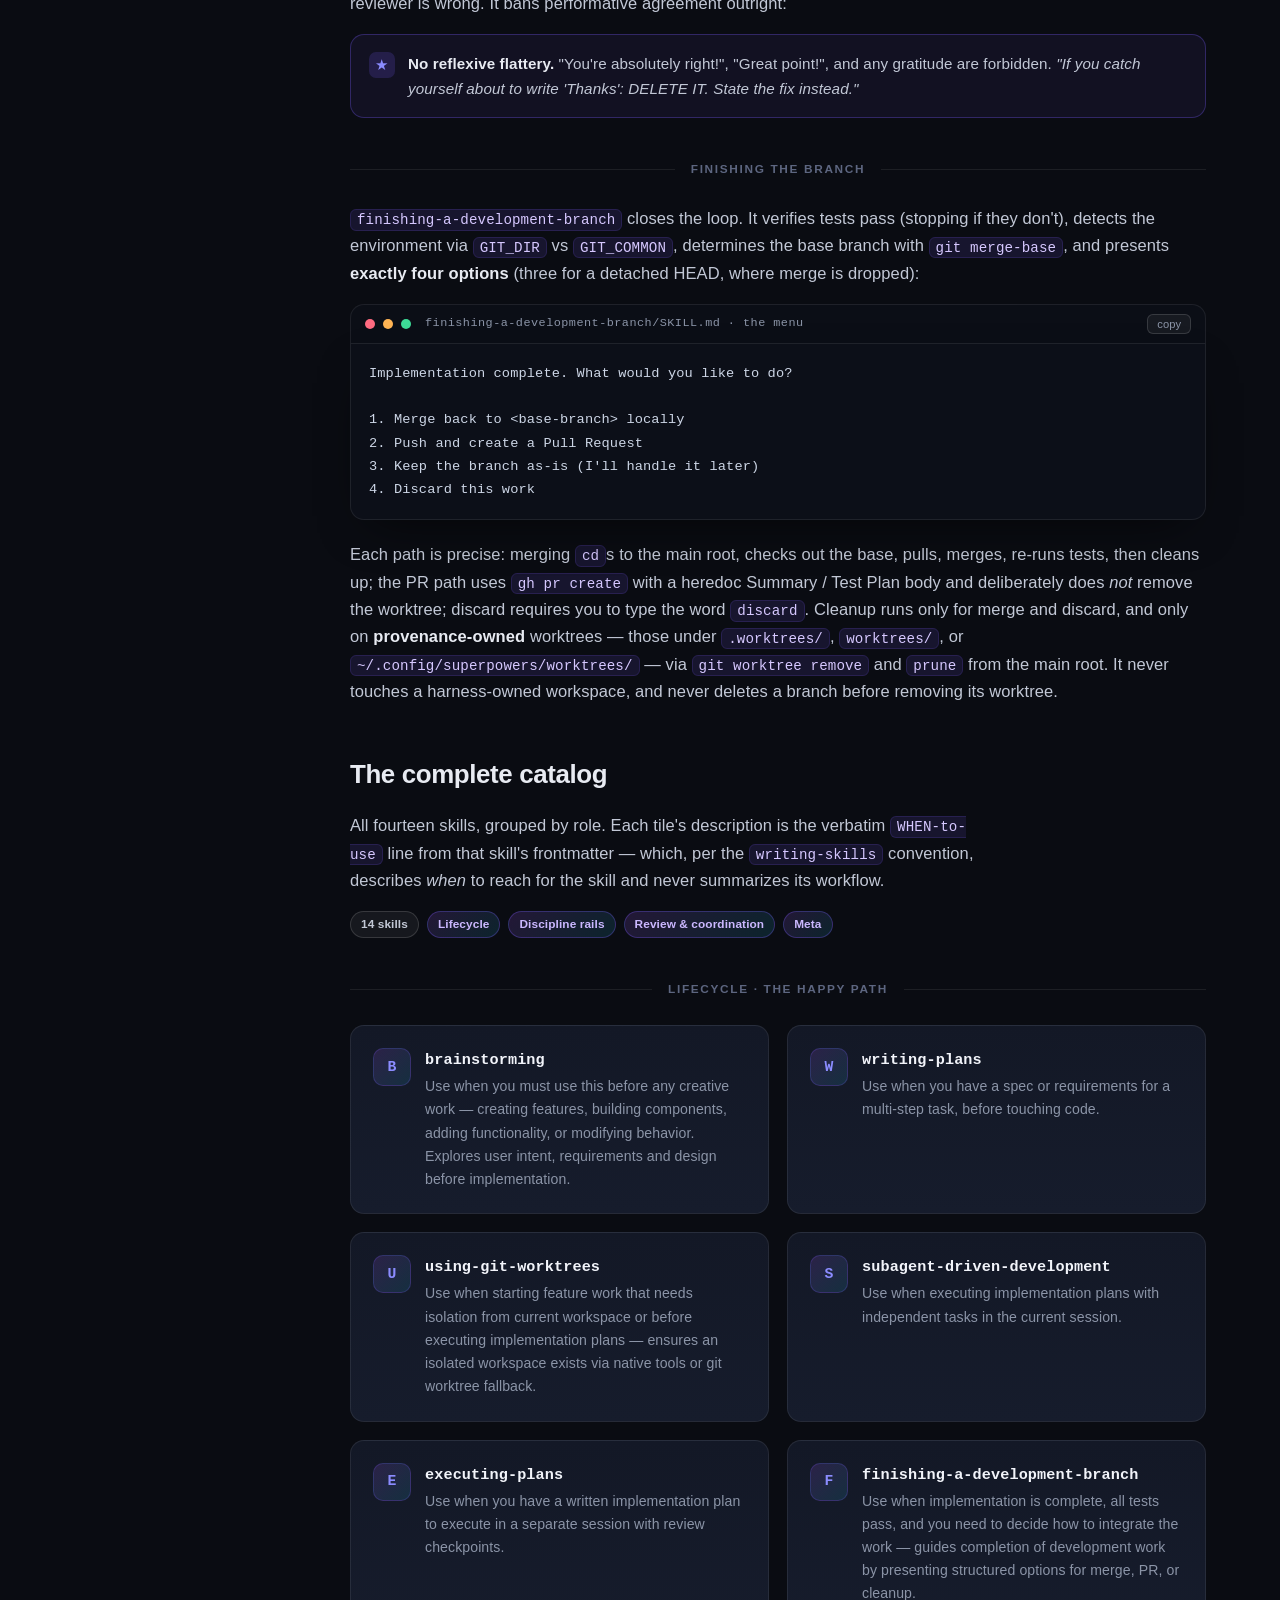
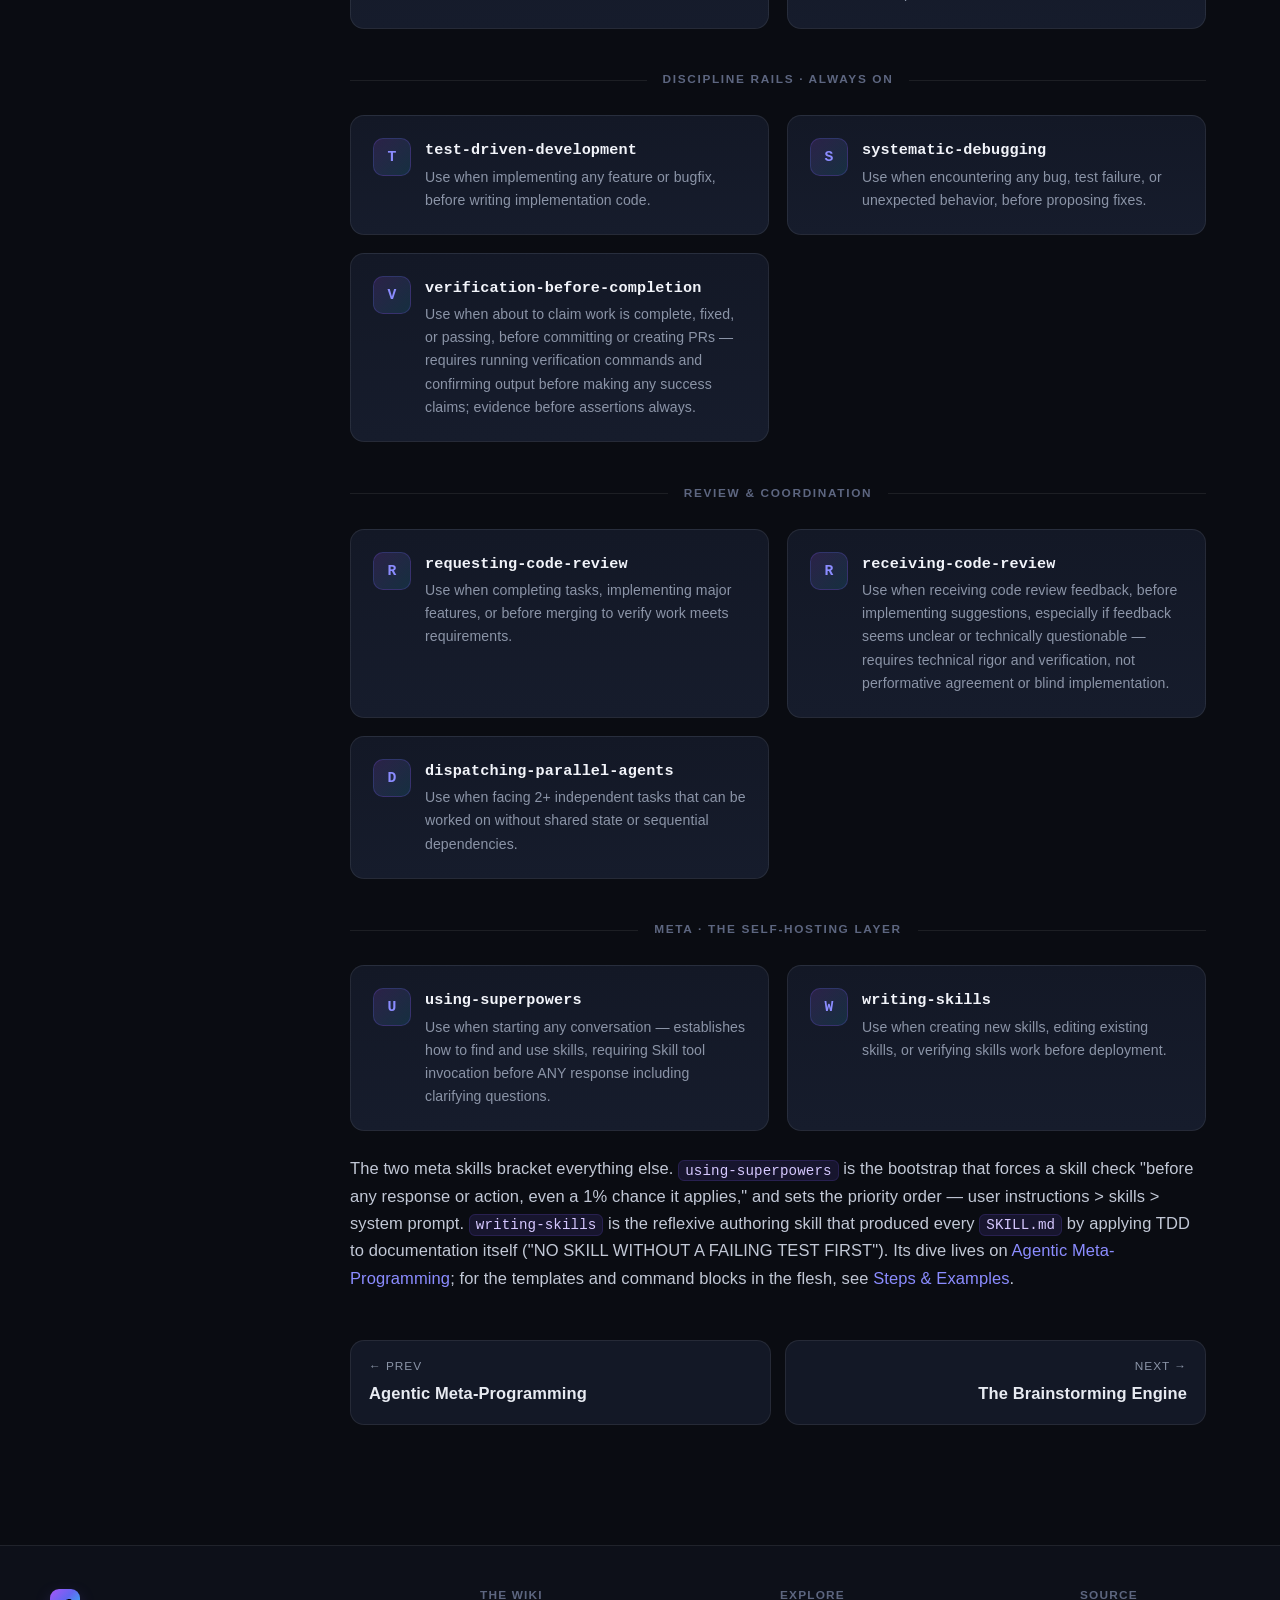
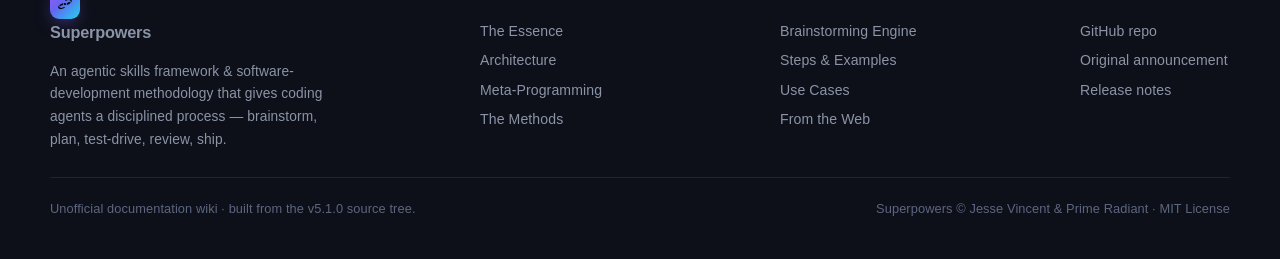
<file: wiki/methods.html>
<!DOCTYPE html>
<html lang="en">
<head>
<meta charset="UTF-8">
<meta name="viewport" content="width=device-width, initial-scale=1.0">
<title>The Methods — Superpowers Wiki</title>
<meta name="description" content="The complete Superpowers development methodology and the full catalog of all 14 skills: brainstorm, plan, isolate, execute, review, verify, finish — plus TDD and systematic debugging.">
<link rel="icon" href="assets/app-icon.png">
<link rel="stylesheet" href="assets/styles.css">
</head>
<body>

<header class="site-header">
  <a class="brand" href="index.html">
    <span class="glyph"><img src="assets/logo.svg" alt=""></span>
    <b>Superpowers</b>
    <span class="tag">WIKI</span>
  </a>
  <button class="menu-btn" aria-label="Toggle menu" aria-expanded="false">
    <svg viewBox="0 0 24 24" fill="none" stroke="currentColor" stroke-width="2" stroke-linecap="round"><path d="M3 6h18M3 12h18M3 18h18"/></svg>
  </button>
  <nav class="nav" aria-label="Primary">
    <a href="index.html">Home</a>
    <a href="essence.html">Essence</a>
    <a href="architecture.html">Architecture</a>
    <a href="meta-programming.html">Meta-Programming</a>
    <a href="methods.html">Methods</a>
    <a href="brainstorming.html">Brainstorming</a>
    <a href="examples.html">Examples</a>
    <a href="use-cases.html">Use Cases</a>
    <a href="web-use-cases.html">From the Web</a>
  </nav>
  <div class="header-right">
    <a class="gh-link" href="https://github.com/obra/superpowers" target="_blank" rel="noopener">
      <svg viewBox="0 0 24 24" fill="currentColor"><path d="M12 .5C5.7.5.5 5.7.5 12c0 5.1 3.3 9.4 7.9 10.9.6.1.8-.3.8-.6v-2c-3.2.7-3.9-1.4-3.9-1.4-.5-1.3-1.3-1.7-1.3-1.7-1.1-.7.1-.7.1-.7 1.2.1 1.8 1.2 1.8 1.2 1 1.8 2.8 1.3 3.5 1 .1-.8.4-1.3.7-1.6-2.6-.3-5.3-1.3-5.3-5.8 0-1.3.5-2.3 1.2-3.1-.1-.3-.5-1.5.1-3.1 0 0 1-.3 3.3 1.2a11.5 11.5 0 0 1 6 0C17 4.6 18 4.9 18 4.9c.6 1.6.2 2.8.1 3.1.8.8 1.2 1.8 1.2 3.1 0 4.5-2.7 5.5-5.3 5.8.4.3.8 1 .8 2.1v3.1c0 .3.2.7.8.6 4.6-1.5 7.9-5.8 7.9-10.9C23.5 5.7 18.3.5 12 .5z"/></svg>
      <span>GitHub</span>
    </a>
  </div>
</header>

<main>
  <div class="layout">
    <aside class="toc">
      <div class="toc-title">On this page</div>
      <a href="#the-loop">The end-to-end loop</a>
      <a href="#brainstorm">Brainstorming → spec</a>
      <a href="#plans">Writing plans → TDD tasks</a>
      <a href="#worktrees">Isolate with worktrees</a>
      <a href="#subagents">Subagents &amp; two-stage review</a>
      <a href="#rails">Discipline rails</a>
      <a href="#finish">Verify, review, finish</a>
      <a href="#catalog">The complete catalog</a>
    </aside>
    <div class="content">
      <div class="hero">
        <span class="eyebrow">Page 04 · The playbook</span>
        <h1 class="page-title">The <span class="grad-text">Methods</span></h1>
        <p class="lede">This is the full machinery. Fourteen plain-Markdown skills hand off to one another through explicit <code>REQUIRED SUB-SKILL</code> declarations and terminal states, forming a deterministic chain that carries an idea from rough conversation to merged code — never skipping a gate. Below: the lifecycle, the discipline rails that run through every step, and a reference catalog of all fourteen skills.</p>
      </div>

      <!-- ============================ THE LOOP ============================ -->
      <section class="reveal">
        <h2 id="the-loop">The end-to-end loop</h2>
        <p class="section-intro">Each skill knows what comes next. The handoffs aren't convention or hope — they're wired by name. <code>brainstorming</code> declares its only legal successor; <code>writing-plans</code> stamps every plan with the executor it requires; both executors call the same finishing skill. The result is a closed, auditable chain.</p>

        <div class="flow">
          <div class="node"><div class="n">01</div><div class="t">Brainstorm</div><div class="s">approved spec</div></div>
          <div class="arrow">→</div>
          <div class="node"><div class="n">02</div><div class="t">Write Plan</div><div class="s">bite-sized TDD</div></div>
          <div class="arrow">→</div>
          <div class="node"><div class="n">03</div><div class="t">Isolate</div><div class="s">git worktree</div></div>
          <div class="arrow">→</div>
          <div class="node"><div class="n">04</div><div class="t">Execute</div><div class="s">subagent / inline</div></div>
          <div class="arrow">→</div>
          <div class="node"><div class="n">05</div><div class="t">Review</div><div class="s">spec → quality</div></div>
          <div class="arrow">→</div>
          <div class="node"><div class="n">06</div><div class="t">Verify</div><div class="s">fresh evidence</div></div>
          <div class="arrow">→</div>
          <div class="node"><div class="n">07</div><div class="t">Finish</div><div class="s">merge / PR / clean</div></div>
        </div>

        <p>Skills reference each other with the <code>superpowers:skill-name</code> convention and bold handoff markers — never <code>@</code>-file links, which would force-load context before it's needed. A <strong>terminal state</strong> says where a skill is allowed to go next; a <code>REQUIRED SUB-SKILL</code> says where it <em>must</em> go. Threaded underneath every implementation step are the two discipline rails — <strong>test-driven development</strong> and <strong>systematic debugging</strong> — plus the honesty gate, <strong>verification-before-completion</strong>, in front of every claim of "done."</p>

        <div class="callout note"><div class="ic">★</div><p><strong>One chain, two layers.</strong> The catalog splits cleanly: <em>lifecycle skills</em> form the linear happy path, while <em>discipline rails</em> and <em>meta skills</em> are invoked by name from inside other workflows rather than sitting in the line.</p></div>
      </section>

      <!-- ============================ BRAINSTORM ============================ -->
      <section class="reveal">
        <h2 id="brainstorm">Brainstorming → an approved spec</h2>
        <p class="section-intro">The loop starts by refusing to start. Before a single line of code, <code>brainstorming</code> teases a design out of conversation — one question at a time — and writes it to <code>docs/superpowers/specs/YYYY-MM-DD-&lt;topic&gt;-design.md</code>, committed, only after you approve it.</p>

        <p>This is enforced as a <strong>HARD-GATE</strong>. There is no "this is too simple to need a design" escape hatch — the skill carries an explicit anti-pattern rejecting exactly that rationalization:</p>

        <blockquote>"Do NOT invoke any implementation skill, write any code, scaffold any project, or take any implementation action until you have presented a design and the user has approved it."<cite>brainstorming/SKILL.md (HARD-GATE)</cite></blockquote>

        <p>The nine-item checklist runs: explore context, offer a visual companion, ask clarifying questions one at a time, propose two or three approaches, present the design in sections (approval after each), write and commit the spec, run a spec self-review (a placeholder, consistency, scope, and ambiguity scan, fixed inline), let you review the written spec — and only then transition out. And it can transition exactly one way:</p>

        <blockquote>"The terminal state is invoking writing-plans. Do NOT invoke frontend-design, mcp-builder, or any other implementation skill. The ONLY skill you invoke after brainstorming is writing-plans."<cite>brainstorming/SKILL.md</cite></blockquote>

        <div class="callout tip"><div class="ic">✓</div><p><strong>Why so strict?</strong> A locked terminal state means the agent can't quietly drift from "let's design this" into "I've already half-built it." The gate buys you a real, reviewed spec every time. The full mechanics live on the <a href="brainstorming.html">Brainstorming Engine</a> page.</p></div>
      </section>

      <!-- ============================ PLANS ============================ -->
      <section class="reveal">
        <h2 id="plans">Writing plans → bite-sized TDD tasks</h2>
        <p class="section-intro"><code>writing-plans</code> turns the approved spec into an implementation plan written for an engineer with <em>zero</em> codebase context, saved to <code>docs/superpowers/plans/YYYY-MM-DD-&lt;feature&gt;.md</code>. The unit of work is deliberately tiny: every step is one action that takes two to five minutes.</p>

        <p>Each task follows a fixed five-step TDD template — and the steps <em>are</em> the test-first cycle, baked into the document so an executing agent literally follows the rhythm:</p>

        <div class="code-head"><span class="dot r"></span><span class="dot y"></span><span class="dot g"></span><span class="fname">writing-plans/SKILL.md · Task Structure</span><button class="copy-btn">copy</button></div>
        <pre><code>### Task N: [Component Name]

**Files:**
- Create: `exact/path/to/file.py`
- Modify: `exact/path/to/existing.py:123-145`
- Test: `tests/exact/path/to/test.py`

- [ ] **Step 1: Write the failing test**
- [ ] **Step 2: Run test to verify it fails**
- [ ] **Step 3: Write minimal implementation**
- [ ] **Step 4: Run test to verify it passes**
- [ ] **Step 5: Commit**</code></pre>

        <p>Every plan must open with a mandatory header that re-declares the executor for whatever agent picks it up later — the handoff is written into the document itself:</p>

        <blockquote>"REQUIRED SUB-SKILL: Use superpowers:subagent-driven-development (recommended) or superpowers:executing-plans to implement this plan task-by-task."<cite>writing-plans/SKILL.md (mandatory plan header)</cite></blockquote>

        <p>A <strong>"No Placeholders"</strong> rule bans <code>TBD</code>, <code>TODO</code>, "add appropriate error handling," "Similar to Task N," and references to undefined types — the plan must be fully specified, not a sketch. Finally a three-point <strong>self-review</strong> (spec coverage, placeholder scan, type and signature consistency) reads the plan against the spec with fresh eyes, and an Execution Handoff offers the two paths: subagent-driven (recommended) or inline.</p>

        <div class="callout warn"><div class="ic">!</div><p><strong>Never on <code>main</code>.</strong> Plans are never executed on <code>main</code>/<code>master</code> without explicit user consent — which is exactly why isolation comes next.</p></div>
      </section>

      <!-- ============================ WORKTREES ============================ -->
      <section class="reveal">
        <h2 id="worktrees">Isolate with git worktrees</h2>
        <p class="section-intro">Before execution, <code>using-git-worktrees</code> guarantees an isolated workspace — but it leads with detection, not creation. <strong>Step 0</strong> compares <code>GIT_DIR</code> against <code>GIT_COMMON</code> (with a submodule guard via <code>git rev-parse --show-superproject-working-tree</code>) to notice when the work is already isolated, and skips creation if so.</p>

        <p>The governing rule is blunt: <strong>never fight the harness.</strong> If the platform offers a native worktree tool (<code>EnterWorktree</code>, <code>/worktree</code>, a <code>--worktree</code> flag), the skill prefers it over a manual <code>git worktree add</code>, because:</p>

        <blockquote>"Using git worktree add when you have a native tool creates phantom state your harness can't see or manage."<cite>using-git-worktrees/SKILL.md (Step 1a)</cite></blockquote>

        <p>Only as a fallback does it reach for raw git — and even then with guardrails. It picks a directory by priority (user preference &gt; existing <code>.worktrees/</code> &gt; <code>worktrees/</code> &gt; the global legacy location &gt; default <code>.worktrees/</code>), then runs a mandatory <code>git check-ignore</code> safety verification so the new worktree directory can't pollute the tree. If sandbox permissions block creation, it falls back to working in place.</p>

        <ol class="steps">
          <li><h4>Detect</h4><p>Compare <code>GIT_DIR</code> ≠ <code>GIT_COMMON</code>, with a submodule guard. Already isolated? Skip ahead.</p></li>
          <li><h4>Create (native first)</h4><p>Prefer the harness's own worktree tool; fall back to a gitignore-verified <code>git worktree add</code>.</p></li>
          <li><h4>Set up</h4><p>Auto-detect and run project setup — <code>npm</code>, <code>cargo</code>, <code>pip</code>, <code>poetry</code>, <code>go</code>.</p></li>
          <li><h4>Baseline</h4><p>Confirm a clean test baseline <em>before</em> implementing anything, so later failures are unambiguously yours.</p></li>
        </ol>
      </section>

      <!-- ============================ SUBAGENTS ============================ -->
      <section class="reveal">
        <h2 id="subagents">Subagent-driven development &amp; the two-stage review</h2>
        <p class="section-intro">The recommended executor is <code>subagent-driven-development</code>: the controller reads the plan once, extracts every task's full text and context into <code>TodoWrite</code>, then dispatches a <strong>fresh implementer subagent per task</strong>. Crucially, the controller pastes the full task text into the prompt — it never makes the subagent read the plan file.</p>

        <div class="pull">Fresh subagent per task + two-stage review (spec then quality) = <span>high quality, fast iteration.</span></div>

        <p>The defining mechanic is the <strong>order of review</strong>. After an implementer reports back, a <strong>spec-compliance reviewer runs FIRST</strong> — did it build exactly what was asked, nothing more, nothing less? Only once spec compliance is clean does a <strong>code-quality reviewer run SECOND</strong> — is it well-built? Each reviewer triggers a fix-and-re-review loop on the same implementer subagent until it's green. Running quality before spec is an explicit Red Flag.</p>

        <div class="flow">
          <div class="node"><div class="n">A</div><div class="t">Implement</div><div class="s">fresh subagent</div></div>
          <div class="arrow">→</div>
          <div class="node"><div class="n">B</div><div class="t">Spec review</div><div class="s">built the right thing?</div></div>
          <div class="arrow">→</div>
          <div class="node"><div class="n">C</div><div class="t">Quality review</div><div class="s">built it well?</div></div>
          <div class="arrow">→</div>
          <div class="node"><div class="n">D</div><div class="t">Task done</div><div class="s">both ✅</div></div>
        </div>

        <p>The spec reviewer is instructed to be paranoid. Its prompt opens by telling it not to trust the implementer's own account:</p>

        <blockquote>"The implementer finished suspiciously quickly. Their report may be incomplete, inaccurate, or optimistic. You MUST verify everything independently."<cite>subagent-driven-development/spec-reviewer-prompt.md</cite></blockquote>

        <p>It does that by reading the actual code line-by-line for missing requirements, extra unrequested work, and misunderstandings, returning ✅ or ❌ with <code>file:line</code>. Three sibling prompt files encode the whole dance: <code>implementer-prompt.md</code>, <code>spec-reviewer-prompt.md</code>, and <code>code-quality-reviewer-prompt.md</code> (which itself reuses the shared <code>code-reviewer.md</code> template). Implementers report one of four statuses:</p>

        <div class="grid cols-4">
          <div class="card"><h3>DONE</h3><p>Task complete, tests pass, committed and self-reviewed.</p></div>
          <div class="card"><h3>DONE_WITH_CONCERNS</h3><p>Finished, but flags something worth a second look.</p></div>
          <div class="card"><h3>NEEDS_CONTEXT</h3><p>Missing information it can't safely guess at — asks rather than invents.</p></div>
          <div class="card"><h3>BLOCKED</h3><p>Cannot proceed. Bad work is worse than no work.</p></div>
        </div>

        <p>The skill also offers model-selection guidance — a cheap model for one-or-two-file mechanical tasks, a capable one for architecture and review — and forbids dispatching multiple implementers in parallel for the same plan. For platforms without strong subagent support there's an inline alternative, <code>executing-plans</code>: load the plan, review it critically and raise concerns <em>before</em> starting, <code>TodoWrite</code>, execute each bite-sized step exactly, run all verifications, then hand off to finishing. It announces itself at the start and openly recommends switching to subagent-driven-development when subagents are available.</p>
      </section>

      <!-- ============================ RAILS ============================ -->
      <section class="reveal">
        <h2 id="rails">Discipline rails</h2>
        <p class="section-intro">Two skills run through every implementation step as always-on guardrails. Both are framed as <strong>Iron Laws</strong> with rationalization tables, so an agent can't reason its way out under pressure.</p>

        <div class="divider-label">Rail one · Test-driven development</div>

        <div class="callout warn"><div class="ic">!</div><p><strong>The Iron Law.</strong> NO PRODUCTION CODE WITHOUT A FAILING TEST FIRST.</p></div>

        <p>The cycle is RED → Verify-Red → GREEN → Verify-Green → REFACTOR, and the two <em>verify</em> steps are mandatory. Watching the test fail isn't optional ceremony — it's the only proof the test tests the right thing:</p>

        <blockquote>"If you didn't watch the test fail, you don't know if it tests the right thing."<cite>test-driven-development/SKILL.md</cite></blockquote>

        <p>Wrote code before its test? The rule is uncompromising — <strong>delete it.</strong> "Delete means delete," with no keeping it around "as reference." Verify-Red requires the test to fail for the <em>right reason</em> (a real assertion failure, not an error); Verify-Green requires it to pass with all other tests green and pristine output. This is why <code>writing-plans</code> bakes the five-step cycle into every task and why subagents are explicitly told to use it.</p>

        <div class="divider-label">Rail two · Systematic debugging</div>

        <div class="callout warn"><div class="ic">!</div><p><strong>The Iron Law.</strong> NO FIXES WITHOUT ROOT CAUSE INVESTIGATION FIRST.</p></div>

        <p>When anything breaks, four phases funnel toward the actual cause instead of stacking fixes on symptoms:</p>

        <div class="table-wrap">
          <table>
            <thead><tr><th>Phase</th><th>What happens</th></tr></thead>
            <tbody>
              <tr><td><strong>1 · Root cause</strong></td><td>Read the errors, reproduce, check recent changes, instrument each component boundary, trace data flow.</td></tr>
              <tr><td><strong>2 · Pattern analysis</strong></td><td>Find a working example, read the reference completely, list every difference.</td></tr>
              <tr><td><strong>3 · Hypothesis</strong></td><td>Form a single specific hypothesis; test it with the smallest change, one variable at a time.</td></tr>
              <tr><td><strong>4 · Implementation</strong></td><td>Write a failing test FIRST (via TDD), apply ONE fix, verify.</td></tr>
            </tbody>
          </table>
        </div>

        <p>Phase 4 carries an escalation rule. If a fix fails and you've tried fewer than three times, return to Phase 1 with the new information. But:</p>

        <blockquote>"If ≥ 3: STOP and question the architecture. This is NOT a failed hypothesis — this is a wrong architecture."<cite>systematic-debugging/SKILL.md (Phase 4)</cite></blockquote>

        <p>A companion technique, <code>root-cause-tracing.md</code>, teaches tracing <em>backward</em> from a deep symptom up the call stack to the original trigger — <strong>"NEVER fix just where the error appears"</strong> — then adding defense-in-depth at each layer so the bug becomes impossible. When manual tracing dead-ends, it instruments with <code>new Error().stack</code> before the dangerous operation and bisects with a shell tool to find which test pollutes shared state:</p>

        <pre><code>./find-polluter.sh '.git' 'src/**/*.test.ts'</code></pre>

        <p>In one worked example, a stray <code>.git</code> directory was traced through five levels to a test fixture returning an empty <code>tempDir</code> — and the source fix plus four layers of defense-in-depth produced 1847 passing tests with zero pollution.</p>
      </section>

      <!-- ============================ FINISH ============================ -->
      <section class="reveal">
        <h2 id="finish">Verify, review, finish</h2>
        <p class="section-intro">Three skills guard the exit. They share a theme: assertions must be backed by evidence, feedback must be evaluated on its merits, and a branch isn't done until you've chosen what to do with it.</p>

        <div class="divider-label">The honesty gate</div>

        <p><code>verification-before-completion</code> sits in front of every "complete," "fixed," or "passing" — including trusting a subagent's success report.</p>

        <div class="callout warn"><div class="ic">!</div><p><strong>The Iron Law.</strong> NO COMPLETION CLAIMS WITHOUT FRESH VERIFICATION EVIDENCE — if you haven't run the verification command in this message, you cannot claim it passes.</p></div>

        <p>Its five-step Gate Function — IDENTIFY the proving command, RUN it fresh and in full, READ the output and exit code and failure count, VERIFY the output actually confirms the claim, THEN claim — treats skipping any step as dishonesty. Agent delegation is never trusted on the agent's word; the controller checks the VCS diff instead. And a regression test isn't "added" until it survives a full red-green cycle:</p>

        <pre><code>Write → Run (pass) → Revert fix → Run (MUST FAIL) → Restore → Run (pass)</code></pre>

        <div class="divider-label">Receiving review</div>

        <p>The review loop has two mirrored skills. <code>requesting-code-review</code> dispatches a Senior Code Reviewer subagent over an explicit SHA range with the <code>code-reviewer.md</code> template, and acts on findings by severity — fix Critical immediately, Important before proceeding, note Minor. The reviewer is told to calibrate, not catastrophize:</p>

        <blockquote>"Categorize issues by actual severity. Not everything is Critical. Acknowledge what was done well before listing issues — accurate praise helps the implementer trust the rest of the feedback."<cite>requesting-code-review/code-reviewer.md</cite></blockquote>

        <p>Its mirror, <code>receiving-code-review</code>, governs how feedback is taken: a six-step pattern (READ → UNDERSTAND → VERIFY → EVALUATE → RESPOND → IMPLEMENT, one item at a time), a YAGNI grep before implementing any "professional" feature an external reviewer suggests, and push-back with technical reasoning when the reviewer is wrong. It bans performative agreement outright:</p>

        <div class="callout note"><div class="ic">★</div><p><strong>No reflexive flattery.</strong> "You're absolutely right!", "Great point!", and any gratitude are forbidden. <em>"If you catch yourself about to write 'Thanks': DELETE IT. State the fix instead."</em></p></div>

        <div class="divider-label">Finishing the branch</div>

        <p><code>finishing-a-development-branch</code> closes the loop. It verifies tests pass (stopping if they don't), detects the environment via <code>GIT_DIR</code> vs <code>GIT_COMMON</code>, determines the base branch with <code>git merge-base</code>, and presents <strong>exactly four options</strong> (three for a detached HEAD, where merge is dropped):</p>

        <div class="code-head"><span class="dot r"></span><span class="dot y"></span><span class="dot g"></span><span class="fname">finishing-a-development-branch/SKILL.md · the menu</span><button class="copy-btn">copy</button></div>
        <pre><code>Implementation complete. What would you like to do?

1. Merge back to &lt;base-branch&gt; locally
2. Push and create a Pull Request
3. Keep the branch as-is (I'll handle it later)
4. Discard this work</code></pre>

        <p>Each path is precise: merging <code>cd</code>s to the main root, checks out the base, pulls, merges, re-runs tests, then cleans up; the PR path uses <code>gh pr create</code> with a heredoc Summary / Test Plan body and deliberately does <em>not</em> remove the worktree; discard requires you to type the word <code>discard</code>. Cleanup runs only for merge and discard, and only on <strong>provenance-owned</strong> worktrees — those under <code>.worktrees/</code>, <code>worktrees/</code>, or <code>~/.config/superpowers/worktrees/</code> — via <code>git worktree remove</code> and <code>prune</code> from the main root. It never touches a harness-owned workspace, and never deletes a branch before removing its worktree.</p>
      </section>

      <!-- ============================ CATALOG ============================ -->
      <section class="reveal">
        <h2 id="catalog">The complete catalog</h2>
        <p class="section-intro">All fourteen skills, grouped by role. Each tile's description is the verbatim <code>WHEN-to-use</code> line from that skill's frontmatter — which, per the <code>writing-skills</code> convention, describes <em>when</em> to reach for the skill and never summarizes its workflow.</p>

        <div class="tag-row"><span class="pill">14 skills</span><span class="pill accent">Lifecycle</span><span class="pill accent">Discipline rails</span><span class="pill accent">Review &amp; coordination</span><span class="pill accent">Meta</span></div>

        <div class="divider-label">Lifecycle · the happy path</div>
        <div class="grid cols-2">
          <div class="card"><div class="skill"><div class="badge">B</div><div><div class="name">brainstorming</div><div class="desc">Use when you must use this before any creative work — creating features, building components, adding functionality, or modifying behavior. Explores user intent, requirements and design before implementation.</div></div></div></div>
          <div class="card"><div class="skill"><div class="badge">W</div><div><div class="name">writing-plans</div><div class="desc">Use when you have a spec or requirements for a multi-step task, before touching code.</div></div></div></div>
          <div class="card"><div class="skill"><div class="badge">U</div><div><div class="name">using-git-worktrees</div><div class="desc">Use when starting feature work that needs isolation from current workspace or before executing implementation plans — ensures an isolated workspace exists via native tools or git worktree fallback.</div></div></div></div>
          <div class="card"><div class="skill"><div class="badge">S</div><div><div class="name">subagent-driven-development</div><div class="desc">Use when executing implementation plans with independent tasks in the current session.</div></div></div></div>
          <div class="card"><div class="skill"><div class="badge">E</div><div><div class="name">executing-plans</div><div class="desc">Use when you have a written implementation plan to execute in a separate session with review checkpoints.</div></div></div></div>
          <div class="card"><div class="skill"><div class="badge">F</div><div><div class="name">finishing-a-development-branch</div><div class="desc">Use when implementation is complete, all tests pass, and you need to decide how to integrate the work — guides completion of development work by presenting structured options for merge, PR, or cleanup.</div></div></div></div>
        </div>

        <div class="divider-label">Discipline rails · always on</div>
        <div class="grid cols-2">
          <div class="card"><div class="skill"><div class="badge">T</div><div><div class="name">test-driven-development</div><div class="desc">Use when implementing any feature or bugfix, before writing implementation code.</div></div></div></div>
          <div class="card"><div class="skill"><div class="badge">S</div><div><div class="name">systematic-debugging</div><div class="desc">Use when encountering any bug, test failure, or unexpected behavior, before proposing fixes.</div></div></div></div>
          <div class="card"><div class="skill"><div class="badge">V</div><div><div class="name">verification-before-completion</div><div class="desc">Use when about to claim work is complete, fixed, or passing, before committing or creating PRs — requires running verification commands and confirming output before making any success claims; evidence before assertions always.</div></div></div></div>
        </div>

        <div class="divider-label">Review &amp; coordination</div>
        <div class="grid cols-2">
          <div class="card"><div class="skill"><div class="badge">R</div><div><div class="name">requesting-code-review</div><div class="desc">Use when completing tasks, implementing major features, or before merging to verify work meets requirements.</div></div></div></div>
          <div class="card"><div class="skill"><div class="badge">R</div><div><div class="name">receiving-code-review</div><div class="desc">Use when receiving code review feedback, before implementing suggestions, especially if feedback seems unclear or technically questionable — requires technical rigor and verification, not performative agreement or blind implementation.</div></div></div></div>
          <div class="card"><div class="skill"><div class="badge">D</div><div><div class="name">dispatching-parallel-agents</div><div class="desc">Use when facing 2+ independent tasks that can be worked on without shared state or sequential dependencies.</div></div></div></div>
        </div>

        <div class="divider-label">Meta · the self-hosting layer</div>
        <div class="grid cols-2">
          <div class="card"><div class="skill"><div class="badge">U</div><div><div class="name">using-superpowers</div><div class="desc">Use when starting any conversation — establishes how to find and use skills, requiring Skill tool invocation before ANY response including clarifying questions.</div></div></div></div>
          <div class="card"><div class="skill"><div class="badge">W</div><div><div class="name">writing-skills</div><div class="desc">Use when creating new skills, editing existing skills, or verifying skills work before deployment.</div></div></div></div>
        </div>

        <p style="margin-top:24px">The two meta skills bracket everything else. <code>using-superpowers</code> is the bootstrap that forces a skill check "before any response or action, even a 1% chance it applies," and sets the priority order — user instructions &gt; skills &gt; system prompt. <code>writing-skills</code> is the reflexive authoring skill that produced every <code>SKILL.md</code> by applying TDD to documentation itself ("NO SKILL WITHOUT A FAILING TEST FIRST"). Its dive lives on <a href="meta-programming.html">Agentic Meta-Programming</a>; for the templates and command blocks in the flesh, see <a href="examples.html">Steps &amp; Examples</a>.</p>
      </section>

      <div class="pager">
        <a href="meta-programming.html"><div class="dir">← Prev</div><div class="ttl">Agentic Meta-Programming</div></a>
        <a class="next" href="brainstorming.html"><div class="dir">Next →</div><div class="ttl">The Brainstorming Engine</div></a>
      </div>
    </div>
  </div>
</main>

<footer class="site-footer">
  <div class="footer-inner">
    <div class="col footer-brand">
      <a class="brand" href="index.html"><span class="glyph"><img src="assets/logo.svg" alt=""></span><b>Superpowers</b></a>
      <p>An agentic skills framework &amp; software-development methodology that gives coding agents a disciplined process — brainstorm, plan, test-drive, review, ship.</p>
    </div>
    <div class="col">
      <h5>The Wiki</h5>
      <a href="essence.html">The Essence</a>
      <a href="architecture.html">Architecture</a>
      <a href="meta-programming.html">Meta-Programming</a>
      <a href="methods.html">The Methods</a>
    </div>
    <div class="col">
      <h5>Explore</h5>
      <a href="brainstorming.html">Brainstorming Engine</a>
      <a href="examples.html">Steps &amp; Examples</a>
      <a href="use-cases.html">Use Cases</a>
      <a href="web-use-cases.html">From the Web</a>
    </div>
    <div class="col">
      <h5>Source</h5>
      <a href="https://github.com/obra/superpowers" target="_blank" rel="noopener">GitHub repo</a>
      <a href="https://blog.fsck.com/2025/10/09/superpowers/" target="_blank" rel="noopener">Original announcement</a>
      <a href="https://github.com/obra/superpowers/blob/main/RELEASE-NOTES.md" target="_blank" rel="noopener">Release notes</a>
    </div>
  </div>
  <div class="footer-legal">
    <span>Unofficial documentation wiki · built from the v5.1.0 source tree.</span>
    <span>Superpowers © Jesse Vincent &amp; Prime Radiant · MIT License</span>
  </div>
</footer>

<script src="assets/app.js"></script>
</body>
</html>
</file>
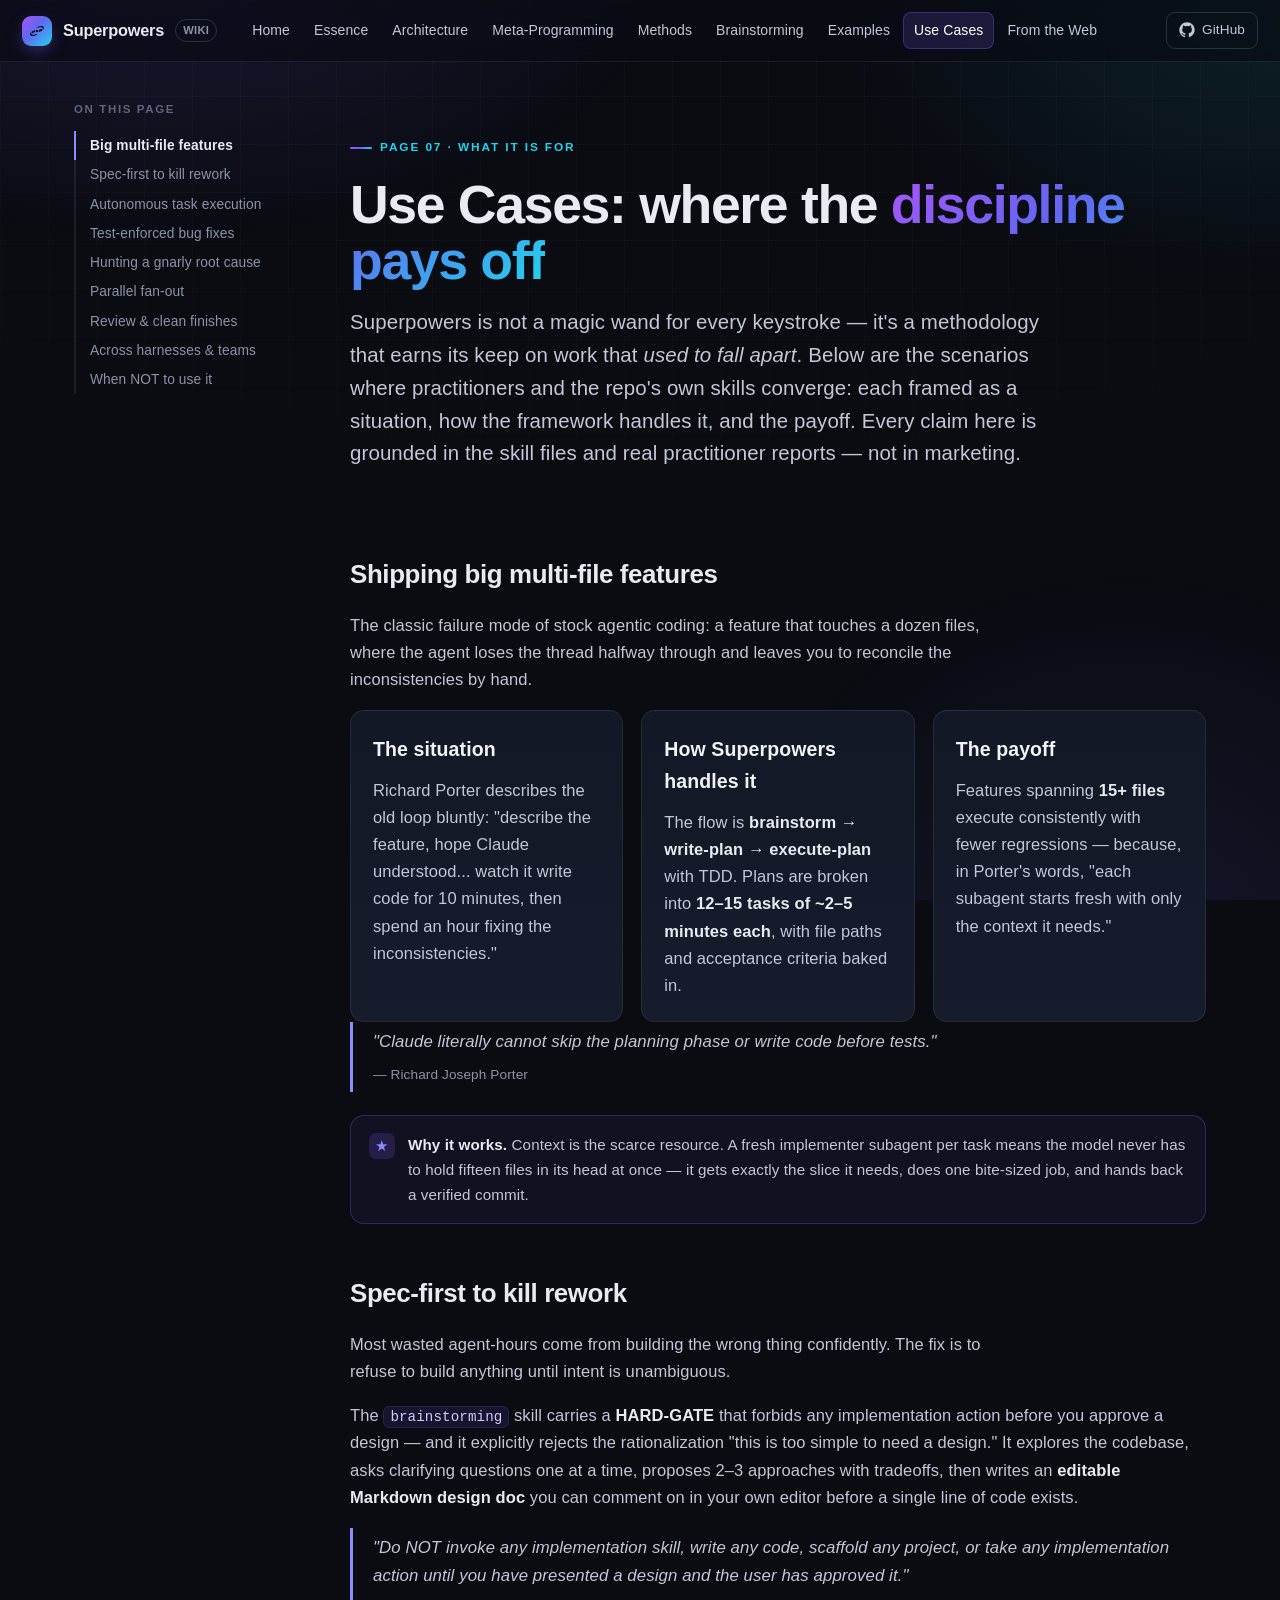
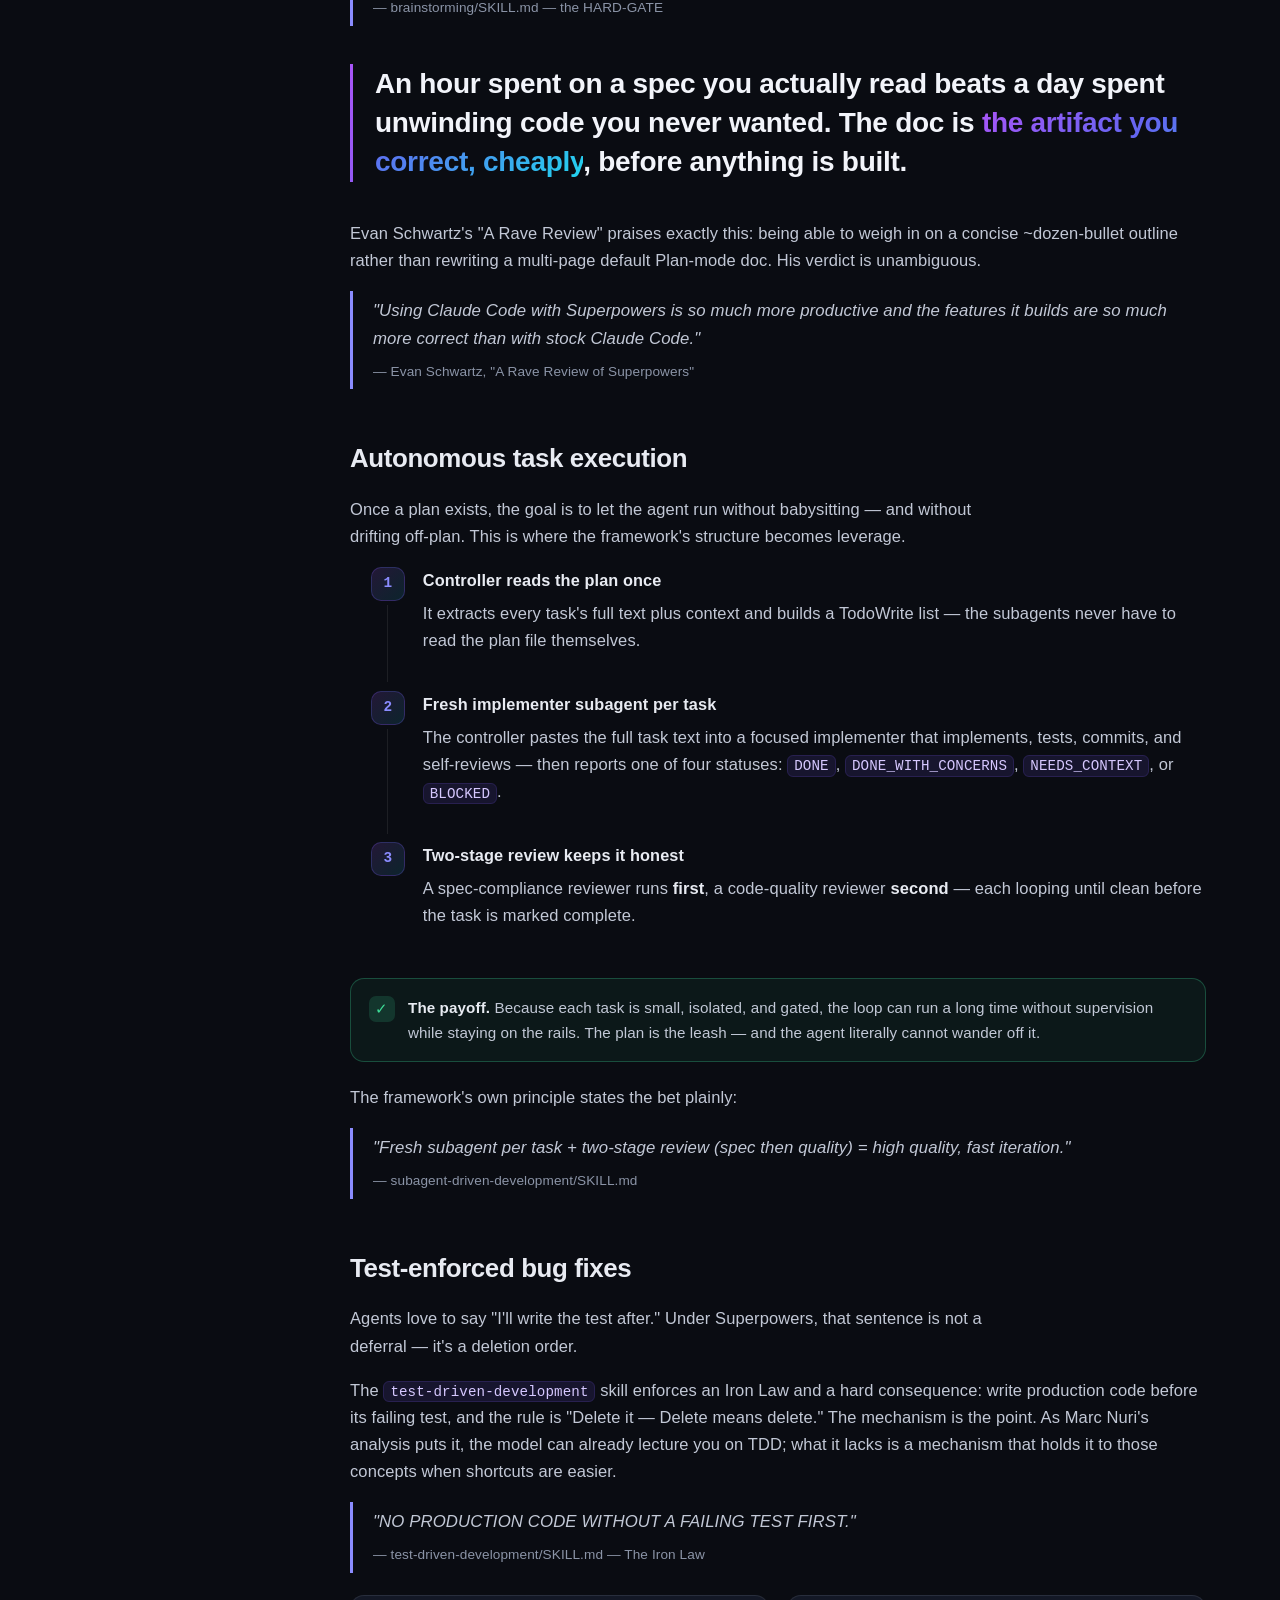
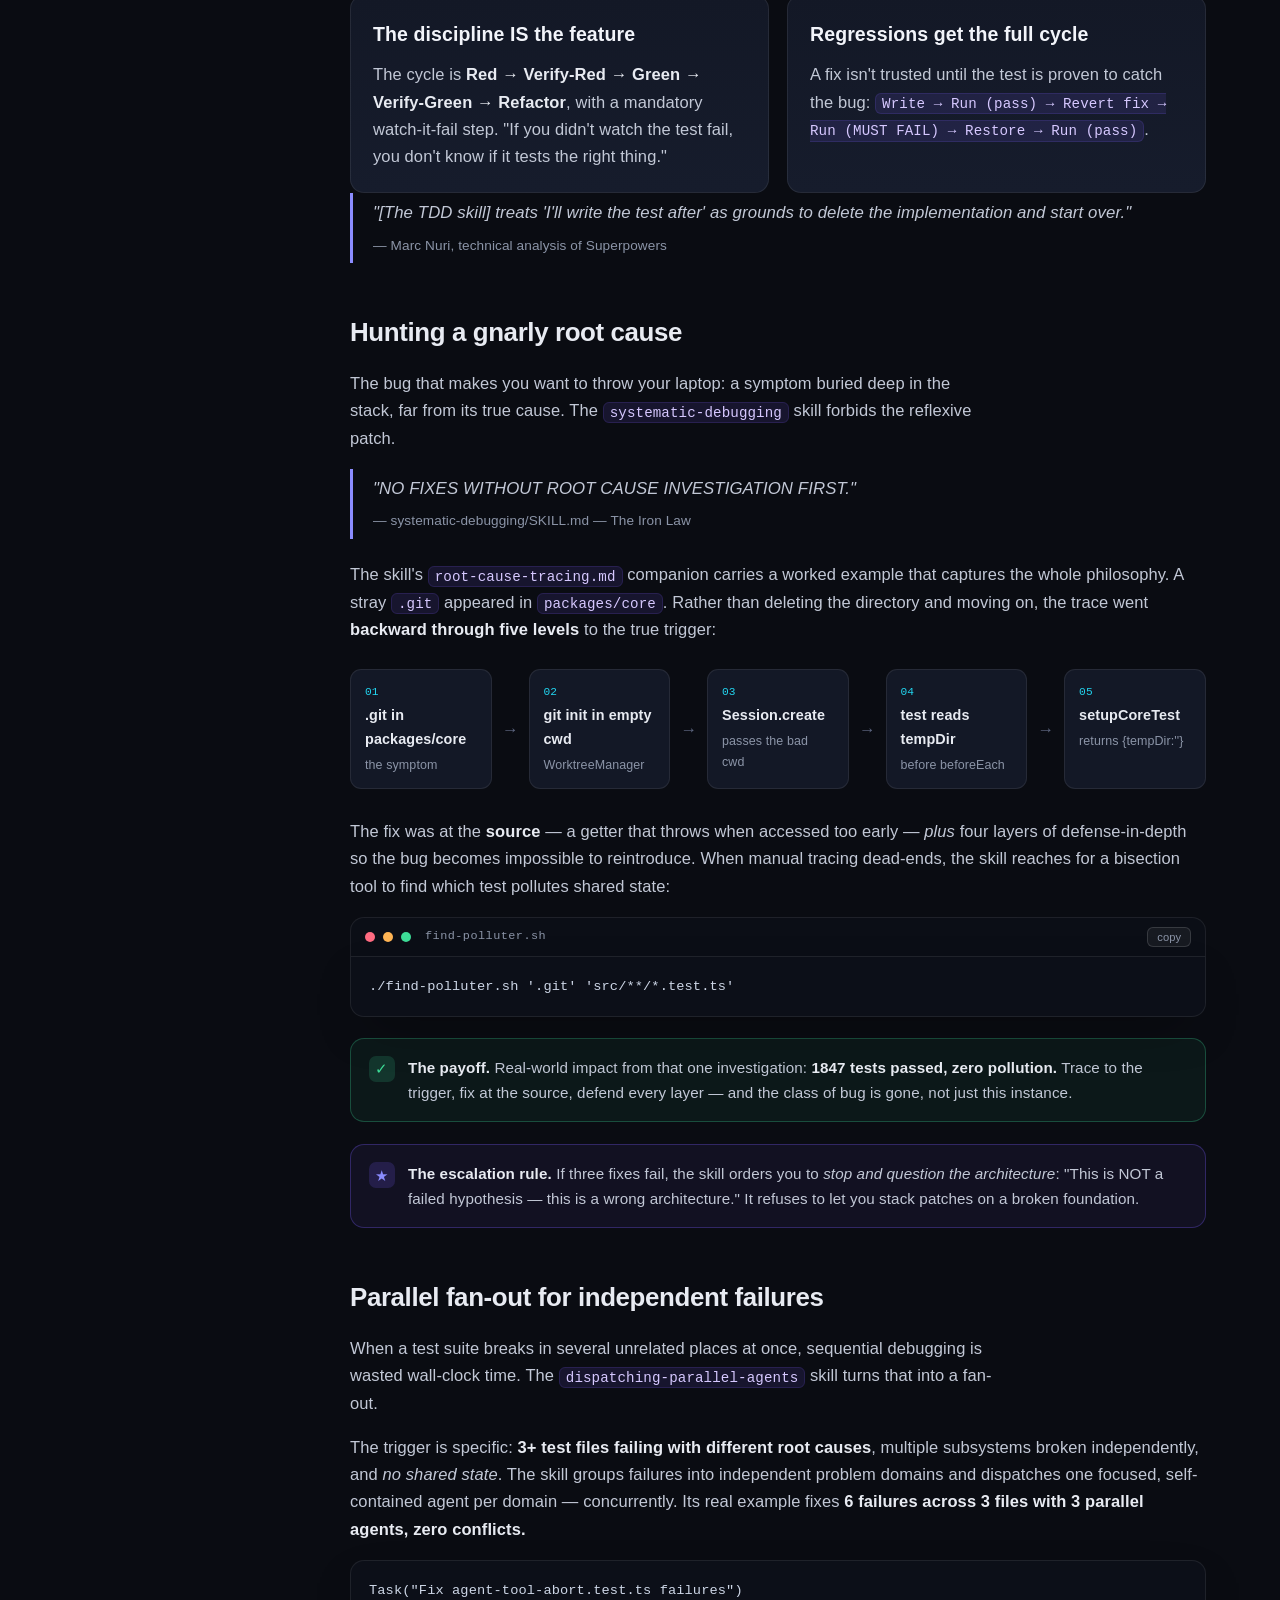
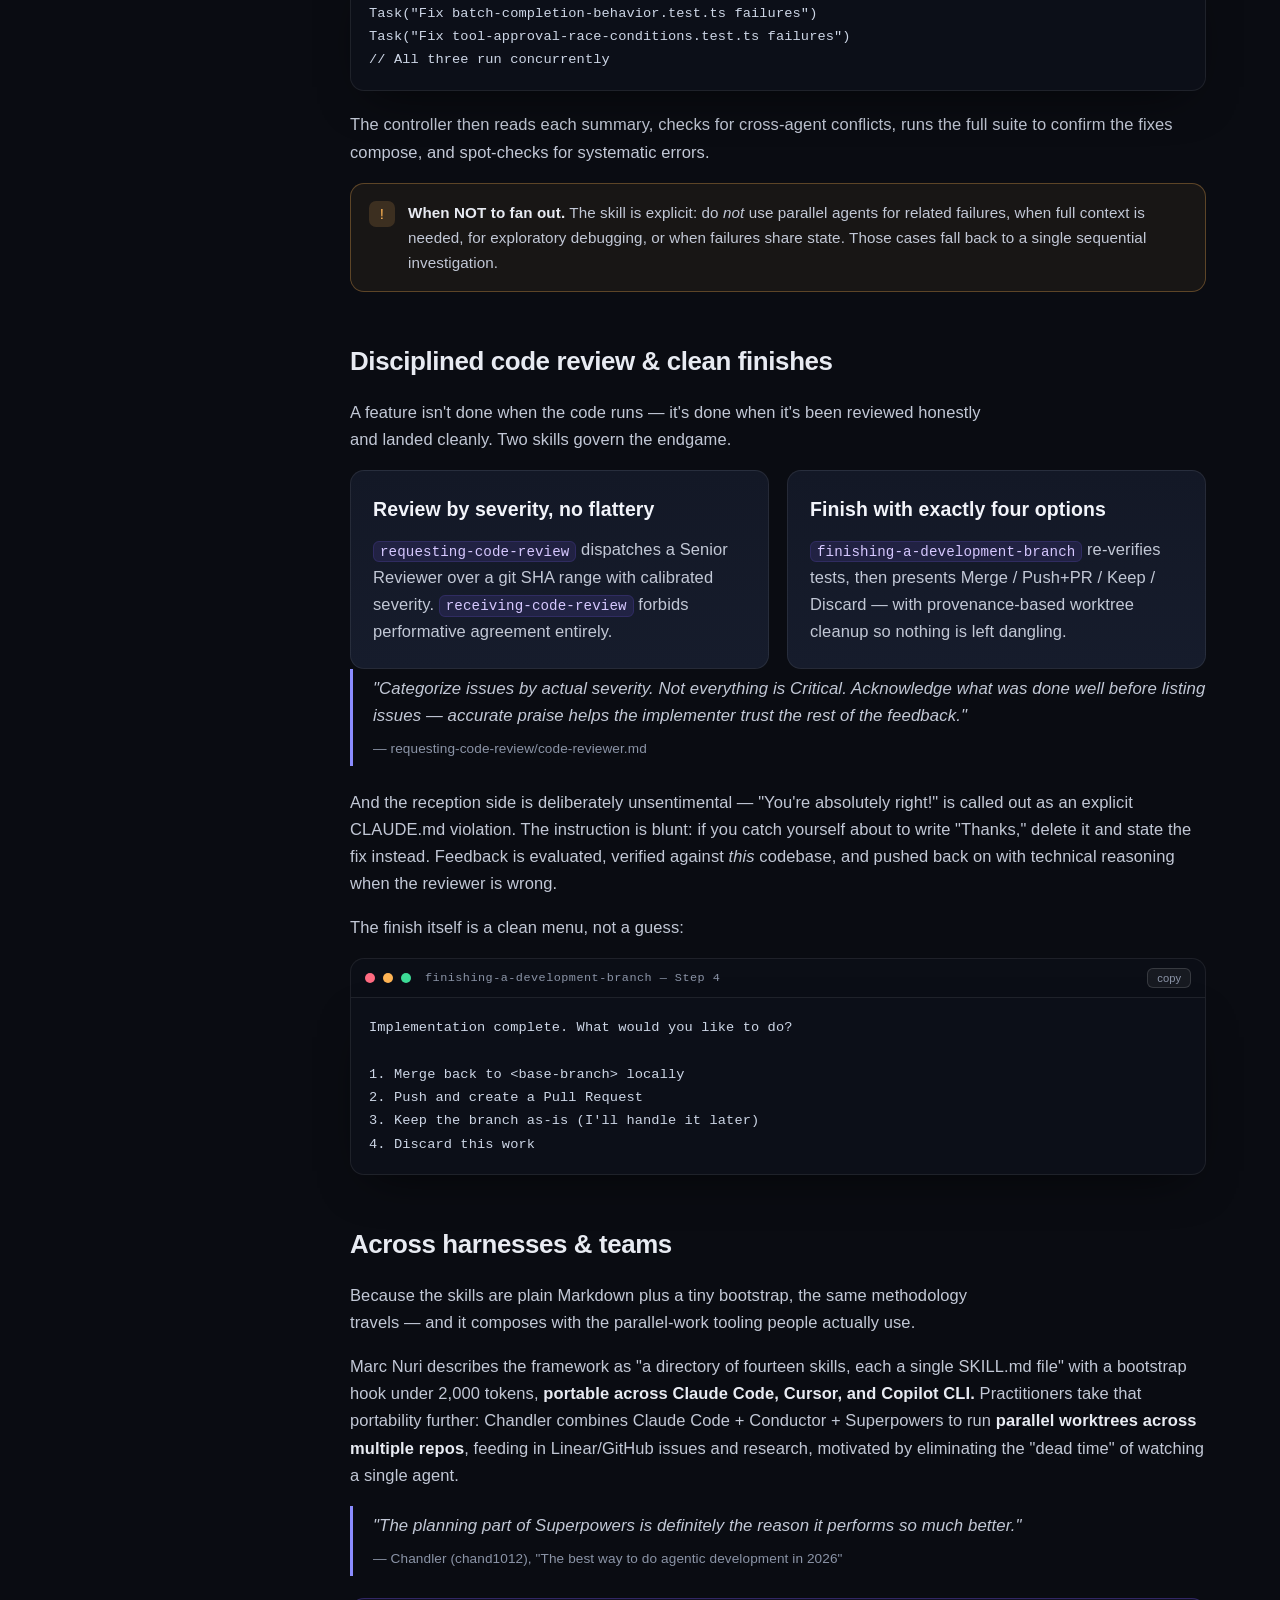
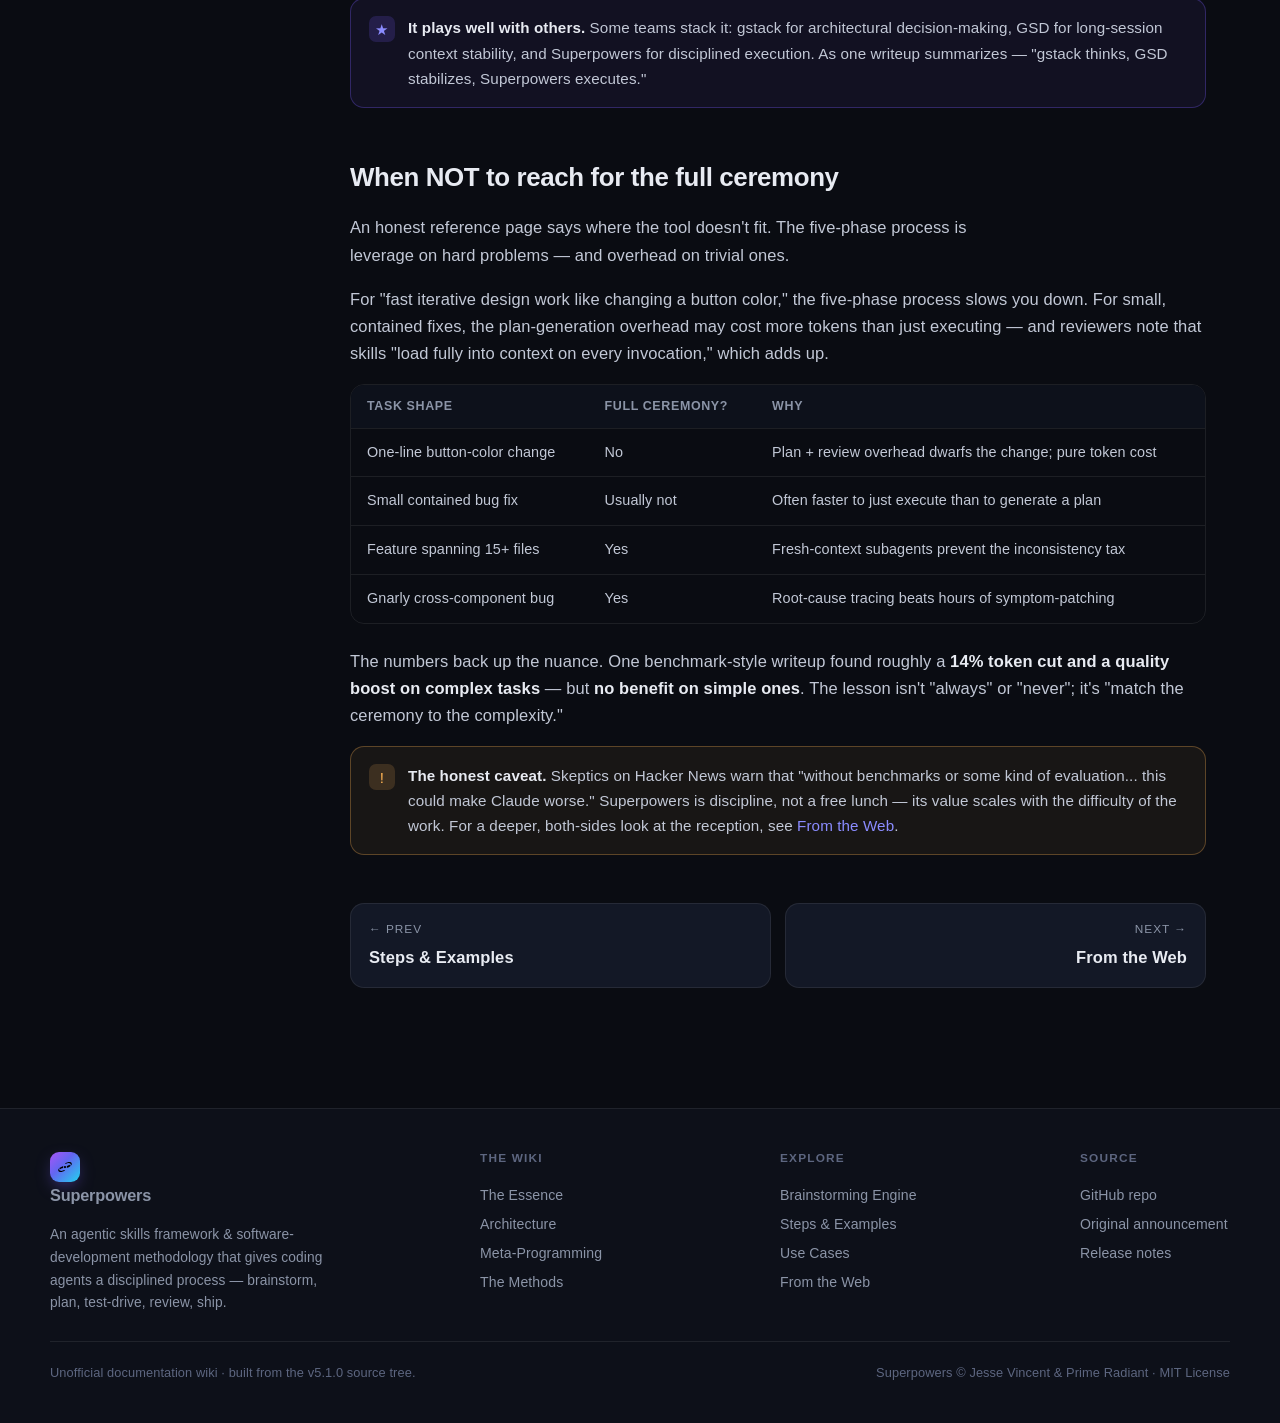
<file: wiki/use-cases.html>
<!DOCTYPE html>
<html lang="en">
<head>
<meta charset="UTF-8">
<meta name="viewport" content="width=device-width, initial-scale=1.0">
<title>Use Cases — Superpowers Wiki</title>
<meta name="description" content="Concrete scenarios where Superpowers shines — big multi-file features, spec-first design, autonomous execution, test-enforced fixes, gnarly root causes, parallel fan-out, and disciplined finishes.">
<link rel="icon" href="assets/app-icon.png">
<link rel="stylesheet" href="assets/styles.css">
</head>
<body>

<header class="site-header">
  <a class="brand" href="index.html">
    <span class="glyph"><img src="assets/logo.svg" alt=""></span>
    <b>Superpowers</b>
    <span class="tag">WIKI</span>
  </a>
  <button class="menu-btn" aria-label="Toggle menu" aria-expanded="false">
    <svg viewBox="0 0 24 24" fill="none" stroke="currentColor" stroke-width="2" stroke-linecap="round"><path d="M3 6h18M3 12h18M3 18h18"/></svg>
  </button>
  <nav class="nav" aria-label="Primary">
    <a href="index.html">Home</a>
    <a href="essence.html">Essence</a>
    <a href="architecture.html">Architecture</a>
    <a href="meta-programming.html">Meta-Programming</a>
    <a href="methods.html">Methods</a>
    <a href="brainstorming.html">Brainstorming</a>
    <a href="examples.html">Examples</a>
    <a href="use-cases.html">Use Cases</a>
    <a href="web-use-cases.html">From the Web</a>
  </nav>
  <div class="header-right">
    <a class="gh-link" href="https://github.com/obra/superpowers" target="_blank" rel="noopener">
      <svg viewBox="0 0 24 24" fill="currentColor"><path d="M12 .5C5.7.5.5 5.7.5 12c0 5.1 3.3 9.4 7.9 10.9.6.1.8-.3.8-.6v-2c-3.2.7-3.9-1.4-3.9-1.4-.5-1.3-1.3-1.7-1.3-1.7-1.1-.7.1-.7.1-.7 1.2.1 1.8 1.2 1.8 1.2 1 1.8 2.8 1.3 3.5 1 .1-.8.4-1.3.7-1.6-2.6-.3-5.3-1.3-5.3-5.8 0-1.3.5-2.3 1.2-3.1-.1-.3-.5-1.5.1-3.1 0 0 1-.3 3.3 1.2a11.5 11.5 0 0 1 6 0C17 4.6 18 4.9 18 4.9c.6 1.6.2 2.8.1 3.1.8.8 1.2 1.8 1.2 3.1 0 4.5-2.7 5.5-5.3 5.8.4.3.8 1 .8 2.1v3.1c0 .3.2.7.8.6 4.6-1.5 7.9-5.8 7.9-10.9C23.5 5.7 18.3.5 12 .5z"/></svg>
      <span>GitHub</span>
    </a>
  </div>
</header>

<main>
  <div class="layout">
    <aside class="toc">
      <div class="toc-title">On this page</div>
      <a href="#big-features">Big multi-file features</a>
      <a href="#spec-first">Spec-first to kill rework</a>
      <a href="#autonomous">Autonomous task execution</a>
      <a href="#test-enforced">Test-enforced bug fixes</a>
      <a href="#root-cause">Hunting a gnarly root cause</a>
      <a href="#fan-out">Parallel fan-out</a>
      <a href="#clean-finish">Review &amp; clean finishes</a>
      <a href="#harnesses">Across harnesses &amp; teams</a>
      <a href="#not-this">When NOT to use it</a>
    </aside>
    <div class="content">
      <div class="hero">
        <span class="eyebrow">Page 07 · What it is for</span>
        <h1 class="page-title">Use Cases: where the <span class="grad-text">discipline pays off</span></h1>
        <p class="lede">Superpowers is not a magic wand for every keystroke — it's a methodology that earns its keep on work that <em>used to fall apart</em>. Below are the scenarios where practitioners and the repo's own skills converge: each framed as a situation, how the framework handles it, and the payoff. Every claim here is grounded in the skill files and real practitioner reports — not in marketing.</p>
      </div>

      <section class="reveal">
        <h2 id="big-features">Shipping big multi-file features</h2>
        <p class="section-intro">The classic failure mode of stock agentic coding: a feature that touches a dozen files, where the agent loses the thread halfway through and leaves you to reconcile the inconsistencies by hand.</p>

        <div class="grid cols-3">
          <div class="card">
            <h3>The situation</h3>
            <p>Richard Porter describes the old loop bluntly: "describe the feature, hope Claude understood... watch it write code for 10 minutes, then spend an hour fixing the inconsistencies."</p>
          </div>
          <div class="card">
            <h3>How Superpowers handles it</h3>
            <p>The flow is <strong>brainstorm → write-plan → execute-plan</strong> with TDD. Plans are broken into <strong>12–15 tasks of ~2–5 minutes each</strong>, with file paths and acceptance criteria baked in.</p>
          </div>
          <div class="card">
            <h3>The payoff</h3>
            <p>Features spanning <strong>15+ files</strong> execute consistently with fewer regressions — because, in Porter's words, "each subagent starts fresh with only the context it needs."</p>
          </div>
        </div>

        <blockquote>"Claude literally cannot skip the planning phase or write code before tests."<cite>Richard Joseph Porter</cite></blockquote>

        <div class="callout note"><div class="ic">★</div><p><strong>Why it works.</strong> Context is the scarce resource. A fresh implementer subagent per task means the model never has to hold fifteen files in its head at once — it gets exactly the slice it needs, does one bite-sized job, and hands back a verified commit.</p></div>
      </section>

      <section class="reveal">
        <h2 id="spec-first">Spec-first to kill rework</h2>
        <p class="section-intro">Most wasted agent-hours come from building the wrong thing confidently. The fix is to refuse to build anything until intent is unambiguous.</p>

        <p>The <code>brainstorming</code> skill carries a <strong>HARD-GATE</strong> that forbids any implementation action before you approve a design — and it explicitly rejects the rationalization "this is too simple to need a design." It explores the codebase, asks clarifying questions one at a time, proposes 2–3 approaches with tradeoffs, then writes an <strong>editable Markdown design doc</strong> you can comment on in your own editor before a single line of code exists.</p>

        <blockquote>"Do NOT invoke any implementation skill, write any code, scaffold any project, or take any implementation action until you have presented a design and the user has approved it."<cite>brainstorming/SKILL.md — the HARD-GATE</cite></blockquote>

        <div class="pull">An hour spent on a spec you actually read beats a day spent unwinding code you never wanted. The doc is <span>the artifact you correct, cheaply</span>, before anything is built.</div>

        <p>Evan Schwartz's "A Rave Review" praises exactly this: being able to weigh in on a concise ~dozen-bullet outline rather than rewriting a multi-page default Plan-mode doc. His verdict is unambiguous.</p>

        <blockquote>"Using Claude Code with Superpowers is so much more productive and the features it builds are so much more correct than with stock Claude Code."<cite>Evan Schwartz, "A Rave Review of Superpowers"</cite></blockquote>
      </section>

      <section class="reveal">
        <h2 id="autonomous">Autonomous task execution</h2>
        <p class="section-intro">Once a plan exists, the goal is to let the agent run without babysitting — and without drifting off-plan. This is where the framework's structure becomes leverage.</p>

        <ol class="steps">
          <li>
            <h4>Controller reads the plan once</h4>
            <p>It extracts every task's full text plus context and builds a TodoWrite list — the subagents never have to read the plan file themselves.</p>
          </li>
          <li>
            <h4>Fresh implementer subagent per task</h4>
            <p>The controller pastes the full task text into a focused implementer that implements, tests, commits, and self-reviews — then reports one of four statuses: <code>DONE</code>, <code>DONE_WITH_CONCERNS</code>, <code>NEEDS_CONTEXT</code>, or <code>BLOCKED</code>.</p>
          </li>
          <li>
            <h4>Two-stage review keeps it honest</h4>
            <p>A spec-compliance reviewer runs <strong>first</strong>, a code-quality reviewer <strong>second</strong> — each looping until clean before the task is marked complete.</p>
          </li>
        </ol>

        <div class="callout tip"><div class="ic">✓</div><p><strong>The payoff.</strong> Because each task is small, isolated, and gated, the loop can run a long time without supervision while staying on the rails. The plan is the leash — and the agent literally cannot wander off it.</p></div>

        <p>The framework's own principle states the bet plainly:</p>
        <blockquote>"Fresh subagent per task + two-stage review (spec then quality) = high quality, fast iteration."<cite>subagent-driven-development/SKILL.md</cite></blockquote>
      </section>

      <section class="reveal">
        <h2 id="test-enforced">Test-enforced bug fixes</h2>
        <p class="section-intro">Agents love to say "I'll write the test after." Under Superpowers, that sentence is not a deferral — it's a deletion order.</p>

        <p>The <code>test-driven-development</code> skill enforces an Iron Law and a hard consequence: write production code before its failing test, and the rule is "Delete it — Delete means delete." The mechanism is the point. As Marc Nuri's analysis puts it, the model can already lecture you on TDD; what it lacks is a mechanism that holds it to those concepts when shortcuts are easier.</p>

        <blockquote>"NO PRODUCTION CODE WITHOUT A FAILING TEST FIRST."<cite>test-driven-development/SKILL.md — The Iron Law</cite></blockquote>

        <div class="grid cols-2">
          <div class="card">
            <h3>The discipline IS the feature</h3>
            <p>The cycle is <strong>Red → Verify-Red → Green → Verify-Green → Refactor</strong>, with a mandatory watch-it-fail step. "If you didn't watch the test fail, you don't know if it tests the right thing."</p>
          </div>
          <div class="card">
            <h3>Regressions get the full cycle</h3>
            <p>A fix isn't trusted until the test is proven to catch the bug: <code>Write → Run (pass) → Revert fix → Run (MUST FAIL) → Restore → Run (pass)</code>.</p>
          </div>
        </div>

        <blockquote>"[The TDD skill] treats 'I'll write the test after' as grounds to delete the implementation and start over."<cite>Marc Nuri, technical analysis of Superpowers</cite></blockquote>
      </section>

      <section class="reveal">
        <h2 id="root-cause">Hunting a gnarly root cause</h2>
        <p class="section-intro">The bug that makes you want to throw your laptop: a symptom buried deep in the stack, far from its true cause. The <code>systematic-debugging</code> skill forbids the reflexive patch.</p>

        <blockquote>"NO FIXES WITHOUT ROOT CAUSE INVESTIGATION FIRST."<cite>systematic-debugging/SKILL.md — The Iron Law</cite></blockquote>

        <p>The skill's <code>root-cause-tracing.md</code> companion carries a worked example that captures the whole philosophy. A stray <code>.git</code> appeared in <code>packages/core</code>. Rather than deleting the directory and moving on, the trace went <strong>backward through five levels</strong> to the true trigger:</p>

        <div class="flow">
          <div class="node"><div class="n">01</div><div class="t">.git in packages/core</div><div class="s">the symptom</div></div>
          <div class="arrow">→</div>
          <div class="node"><div class="n">02</div><div class="t">git init in empty cwd</div><div class="s">WorktreeManager</div></div>
          <div class="arrow">→</div>
          <div class="node"><div class="n">03</div><div class="t">Session.create</div><div class="s">passes the bad cwd</div></div>
          <div class="arrow">→</div>
          <div class="node"><div class="n">04</div><div class="t">test reads tempDir</div><div class="s">before beforeEach</div></div>
          <div class="arrow">→</div>
          <div class="node"><div class="n">05</div><div class="t">setupCoreTest</div><div class="s">returns {tempDir:''}</div></div>
        </div>

        <p>The fix was at the <strong>source</strong> — a getter that throws when accessed too early — <em>plus</em> four layers of defense-in-depth so the bug becomes impossible to reintroduce. When manual tracing dead-ends, the skill reaches for a bisection tool to find which test pollutes shared state:</p>

        <div class="code-head"><span class="dot r"></span><span class="dot y"></span><span class="dot g"></span><span class="fname">find-polluter.sh</span><button class="copy-btn">copy</button></div>
        <pre><code>./find-polluter.sh '.git' 'src/**/*.test.ts'</code></pre>

        <div class="callout tip"><div class="ic">✓</div><p><strong>The payoff.</strong> Real-world impact from that one investigation: <strong>1847 tests passed, zero pollution.</strong> Trace to the trigger, fix at the source, defend every layer — and the class of bug is gone, not just this instance.</p></div>

        <div class="callout note"><div class="ic">★</div><p><strong>The escalation rule.</strong> If three fixes fail, the skill orders you to <em>stop and question the architecture</em>: "This is NOT a failed hypothesis — this is a wrong architecture." It refuses to let you stack patches on a broken foundation.</p></div>
      </section>

      <section class="reveal">
        <h2 id="fan-out">Parallel fan-out for independent failures</h2>
        <p class="section-intro">When a test suite breaks in several unrelated places at once, sequential debugging is wasted wall-clock time. The <code>dispatching-parallel-agents</code> skill turns that into a fan-out.</p>

        <p>The trigger is specific: <strong>3+ test files failing with different root causes</strong>, multiple subsystems broken independently, and <em>no shared state</em>. The skill groups failures into independent problem domains and dispatches one focused, self-contained agent per domain — concurrently. Its real example fixes <strong>6 failures across 3 files with 3 parallel agents, zero conflicts.</strong></p>

        <pre><code>Task("Fix agent-tool-abort.test.ts failures")
Task("Fix batch-completion-behavior.test.ts failures")
Task("Fix tool-approval-race-conditions.test.ts failures")
// All three run concurrently</code></pre>

        <p>The controller then reads each summary, checks for cross-agent conflicts, runs the full suite to confirm the fixes compose, and spot-checks for systematic errors.</p>

        <div class="callout warn"><div class="ic">!</div><p><strong>When NOT to fan out.</strong> The skill is explicit: do <em>not</em> use parallel agents for related failures, when full context is needed, for exploratory debugging, or when failures share state. Those cases fall back to a single sequential investigation.</p></div>
      </section>

      <section class="reveal">
        <h2 id="clean-finish">Disciplined code review &amp; clean finishes</h2>
        <p class="section-intro">A feature isn't done when the code runs — it's done when it's been reviewed honestly and landed cleanly. Two skills govern the endgame.</p>

        <div class="grid cols-2">
          <div class="card">
            <h3>Review by severity, no flattery</h3>
            <p><code>requesting-code-review</code> dispatches a Senior Reviewer over a git SHA range with calibrated severity. <code>receiving-code-review</code> forbids performative agreement entirely.</p>
          </div>
          <div class="card">
            <h3>Finish with exactly four options</h3>
            <p><code>finishing-a-development-branch</code> re-verifies tests, then presents Merge / Push+PR / Keep / Discard — with provenance-based worktree cleanup so nothing is left dangling.</p>
          </div>
        </div>

        <blockquote>"Categorize issues by actual severity. Not everything is Critical. Acknowledge what was done well before listing issues — accurate praise helps the implementer trust the rest of the feedback."<cite>requesting-code-review/code-reviewer.md</cite></blockquote>

        <p>And the reception side is deliberately unsentimental — "You're absolutely right!" is called out as an explicit CLAUDE.md violation. The instruction is blunt: if you catch yourself about to write "Thanks," delete it and state the fix instead. Feedback is evaluated, verified against <em>this</em> codebase, and pushed back on with technical reasoning when the reviewer is wrong.</p>

        <p>The finish itself is a clean menu, not a guess:</p>
        <div class="code-head"><span class="dot r"></span><span class="dot y"></span><span class="dot g"></span><span class="fname">finishing-a-development-branch — Step 4</span><button class="copy-btn">copy</button></div>
        <pre><code>Implementation complete. What would you like to do?

1. Merge back to &lt;base-branch&gt; locally
2. Push and create a Pull Request
3. Keep the branch as-is (I'll handle it later)
4. Discard this work</code></pre>
      </section>

      <section class="reveal">
        <h2 id="harnesses">Across harnesses &amp; teams</h2>
        <p class="section-intro">Because the skills are plain Markdown plus a tiny bootstrap, the same methodology travels — and it composes with the parallel-work tooling people actually use.</p>

        <p>Marc Nuri describes the framework as "a directory of fourteen skills, each a single SKILL.md file" with a bootstrap hook under 2,000 tokens, <strong>portable across Claude Code, Cursor, and Copilot CLI.</strong> Practitioners take that portability further: Chandler combines Claude Code + Conductor + Superpowers to run <strong>parallel worktrees across multiple repos</strong>, feeding in Linear/GitHub issues and research, motivated by eliminating the "dead time" of watching a single agent.</p>

        <blockquote>"The planning part of Superpowers is definitely the reason it performs so much better."<cite>Chandler (chand1012), "The best way to do agentic development in 2026"</cite></blockquote>

        <div class="callout note"><div class="ic">★</div><p><strong>It plays well with others.</strong> Some teams stack it: gstack for architectural decision-making, GSD for long-session context stability, and Superpowers for disciplined execution. As one writeup summarizes — "gstack thinks, GSD stabilizes, Superpowers executes."</p></div>
      </section>

      <section class="reveal">
        <h2 id="not-this">When NOT to reach for the full ceremony</h2>
        <p class="section-intro">An honest reference page says where the tool doesn't fit. The five-phase process is leverage on hard problems — and overhead on trivial ones.</p>

        <p>For "fast iterative design work like changing a button color," the five-phase process slows you down. For small, contained fixes, the plan-generation overhead may cost more tokens than just executing — and reviewers note that skills "load fully into context on every invocation," which adds up.</p>

        <div class="table-wrap">
          <table>
            <thead>
              <tr><th>Task shape</th><th>Full ceremony?</th><th>Why</th></tr>
            </thead>
            <tbody>
              <tr><td>One-line button-color change</td><td>No</td><td>Plan + review overhead dwarfs the change; pure token cost</td></tr>
              <tr><td>Small contained bug fix</td><td>Usually not</td><td>Often faster to just execute than to generate a plan</td></tr>
              <tr><td>Feature spanning 15+ files</td><td>Yes</td><td>Fresh-context subagents prevent the inconsistency tax</td></tr>
              <tr><td>Gnarly cross-component bug</td><td>Yes</td><td>Root-cause tracing beats hours of symptom-patching</td></tr>
            </tbody>
          </table>
        </div>

        <p>The numbers back up the nuance. One benchmark-style writeup found roughly a <strong>14% token cut and a quality boost on complex tasks</strong> — but <strong>no benefit on simple ones</strong>. The lesson isn't "always" or "never"; it's "match the ceremony to the complexity."</p>

        <div class="callout warn"><div class="ic">!</div><p><strong>The honest caveat.</strong> Skeptics on Hacker News warn that "without benchmarks or some kind of evaluation... this could make Claude worse." Superpowers is discipline, not a free lunch — its value scales with the difficulty of the work. For a deeper, both-sides look at the reception, see <a href="web-use-cases.html">From the Web</a>.</p></div>
      </section>

      <div class="pager">
        <a href="examples.html"><div class="dir">← Prev</div><div class="ttl">Steps &amp; Examples</div></a>
        <a class="next" href="web-use-cases.html"><div class="dir">Next →</div><div class="ttl">From the Web</div></a>
      </div>
    </div>
  </div>
</main>

<footer class="site-footer">
  <div class="footer-inner">
    <div class="col footer-brand">
      <a class="brand" href="index.html"><span class="glyph"><img src="assets/logo.svg" alt=""></span><b>Superpowers</b></a>
      <p>An agentic skills framework &amp; software-development methodology that gives coding agents a disciplined process — brainstorm, plan, test-drive, review, ship.</p>
    </div>
    <div class="col">
      <h5>The Wiki</h5>
      <a href="essence.html">The Essence</a>
      <a href="architecture.html">Architecture</a>
      <a href="meta-programming.html">Meta-Programming</a>
      <a href="methods.html">The Methods</a>
    </div>
    <div class="col">
      <h5>Explore</h5>
      <a href="brainstorming.html">Brainstorming Engine</a>
      <a href="examples.html">Steps &amp; Examples</a>
      <a href="use-cases.html">Use Cases</a>
      <a href="web-use-cases.html">From the Web</a>
    </div>
    <div class="col">
      <h5>Source</h5>
      <a href="https://github.com/obra/superpowers" target="_blank" rel="noopener">GitHub repo</a>
      <a href="https://blog.fsck.com/2025/10/09/superpowers/" target="_blank" rel="noopener">Original announcement</a>
      <a href="https://github.com/obra/superpowers/blob/main/RELEASE-NOTES.md" target="_blank" rel="noopener">Release notes</a>
    </div>
  </div>
  <div class="footer-legal">
    <span>Unofficial documentation wiki · built from the v5.1.0 source tree.</span>
    <span>Superpowers © Jesse Vincent &amp; Prime Radiant · MIT License</span>
  </div>
</footer>

<script src="assets/app.js"></script>
</body>
</html>
</file>
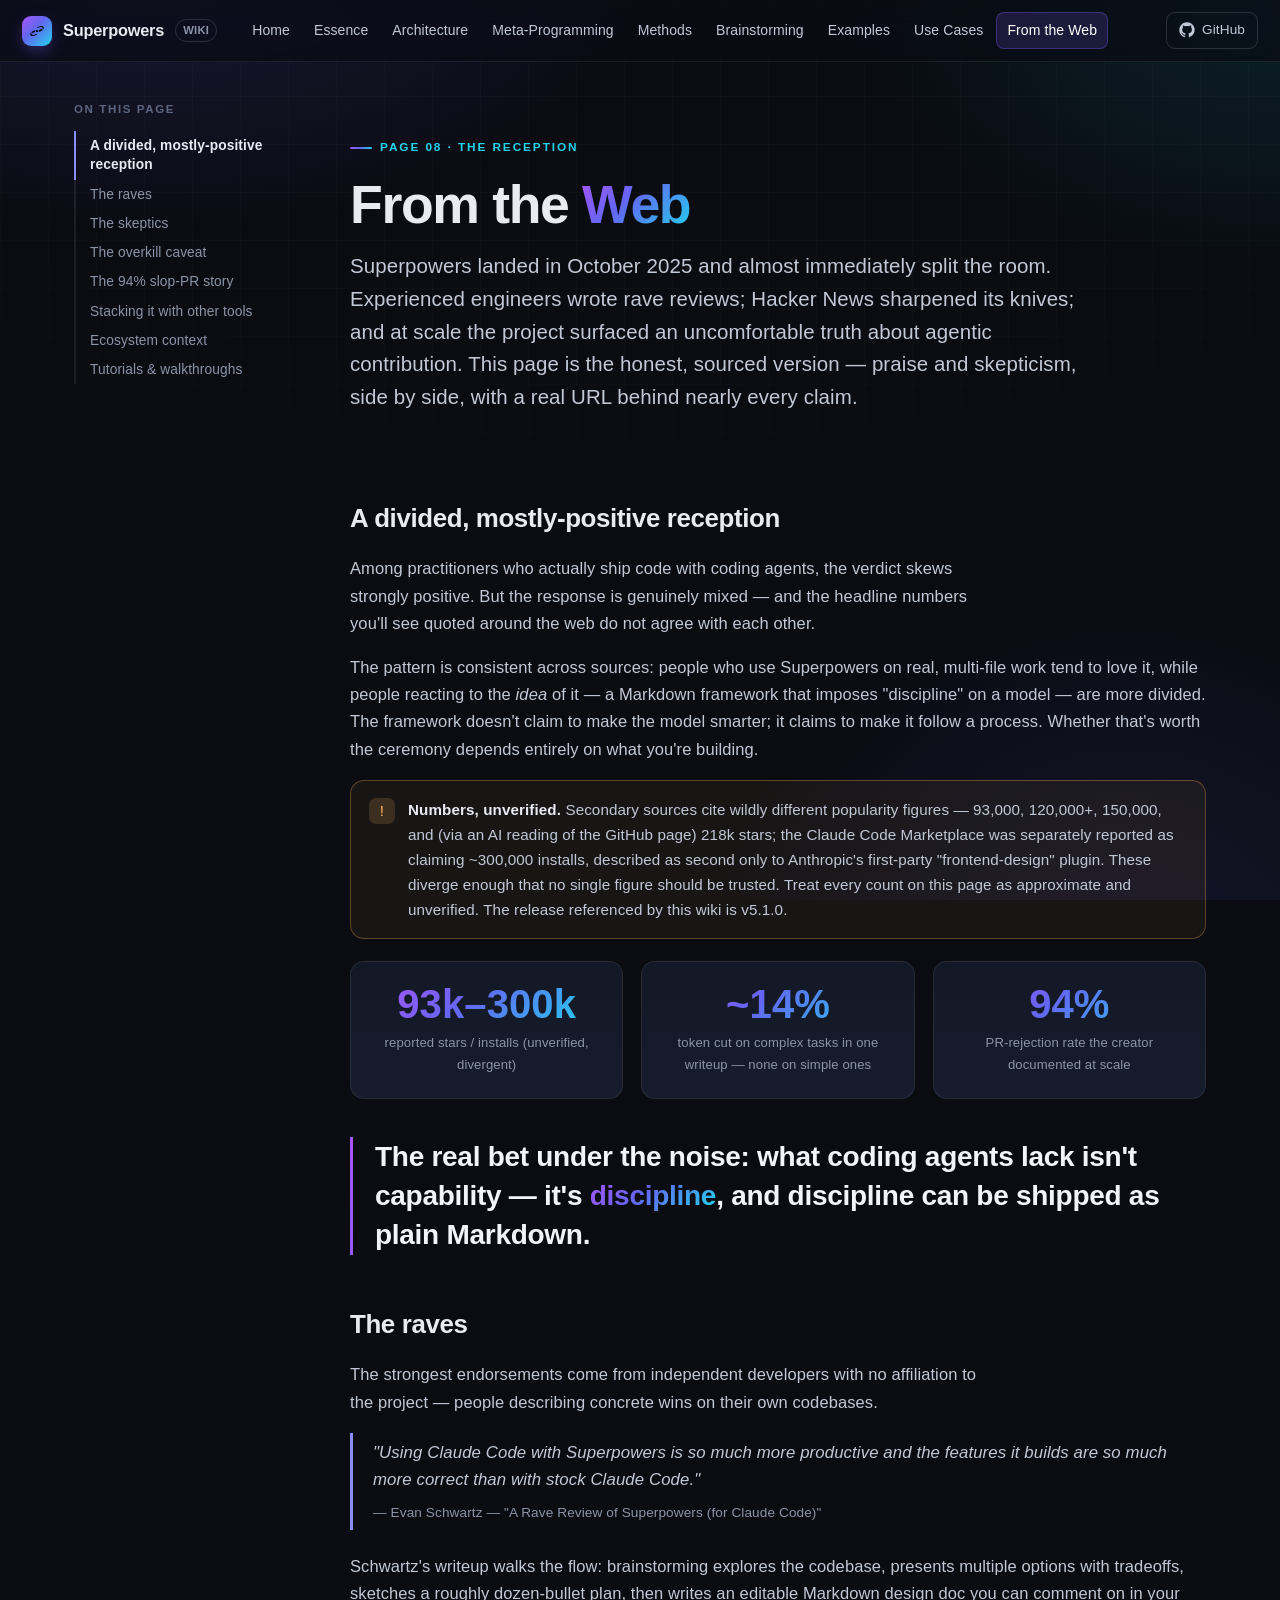
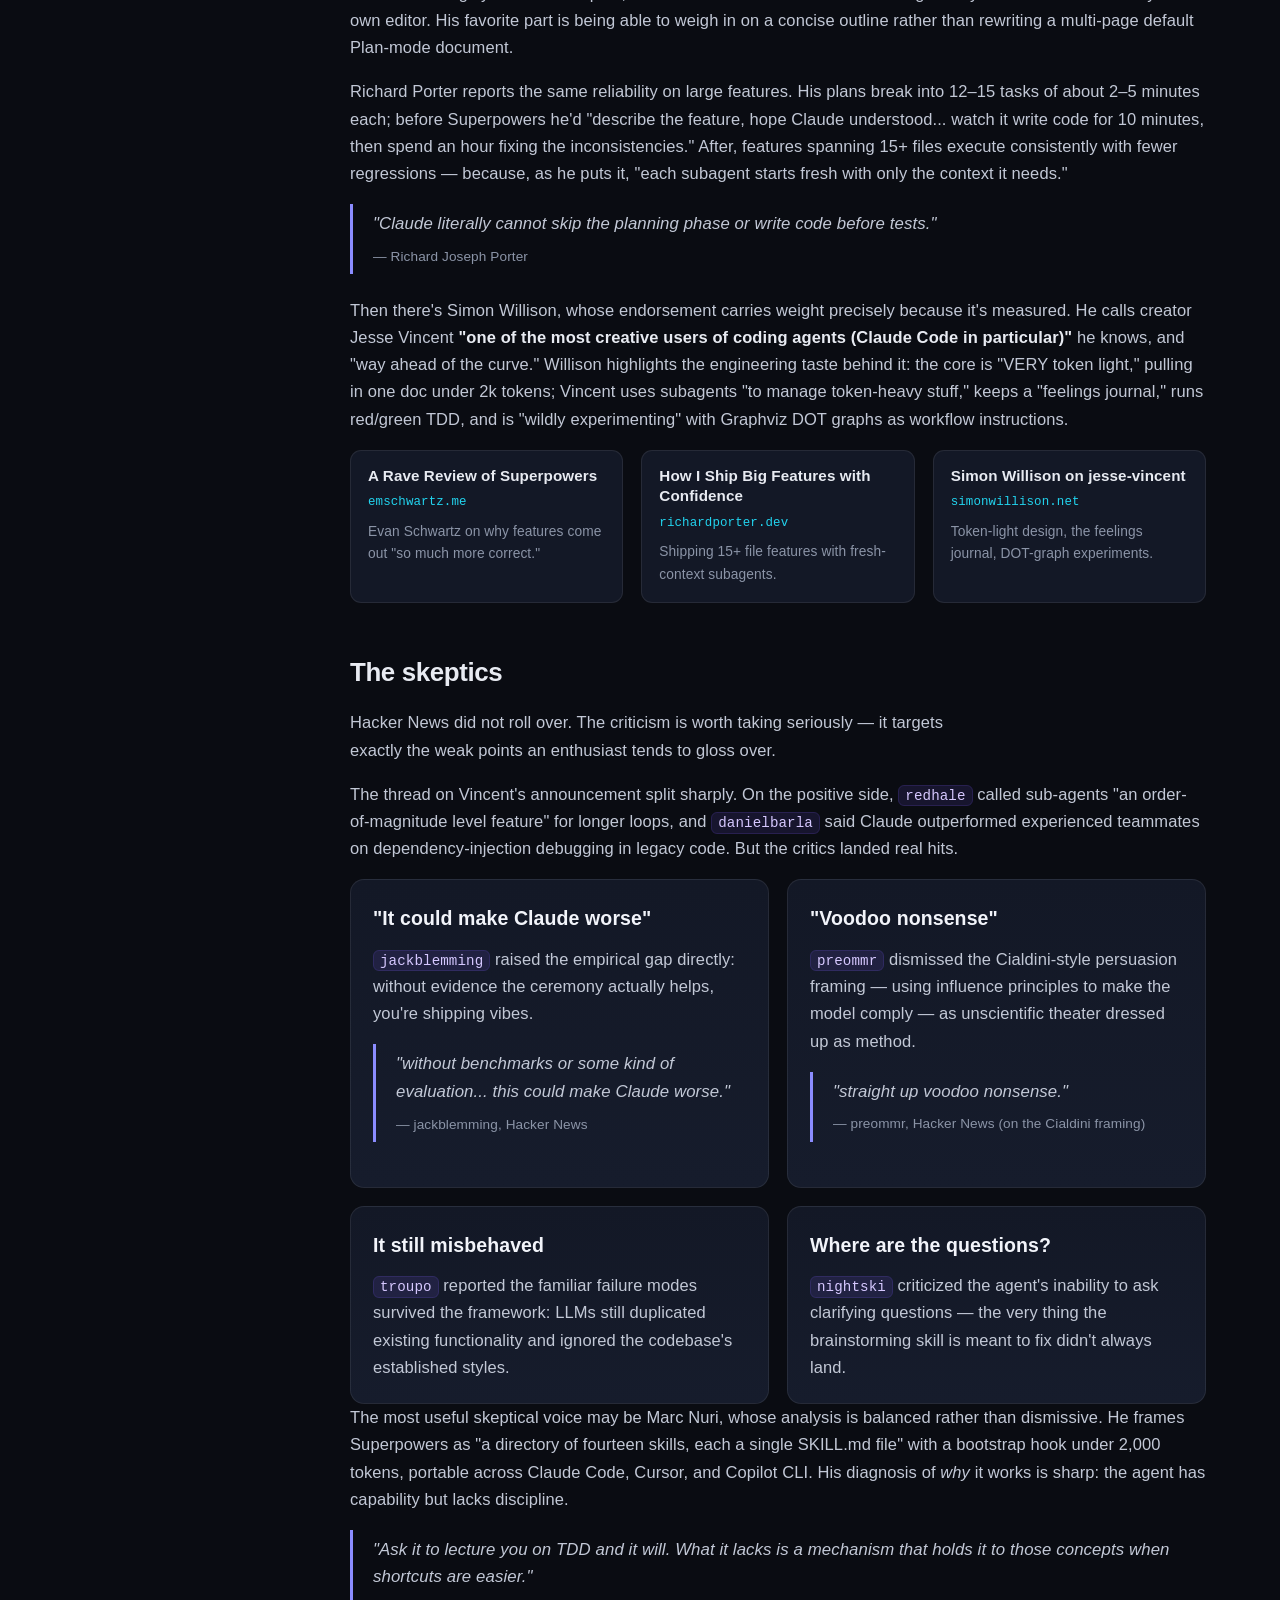
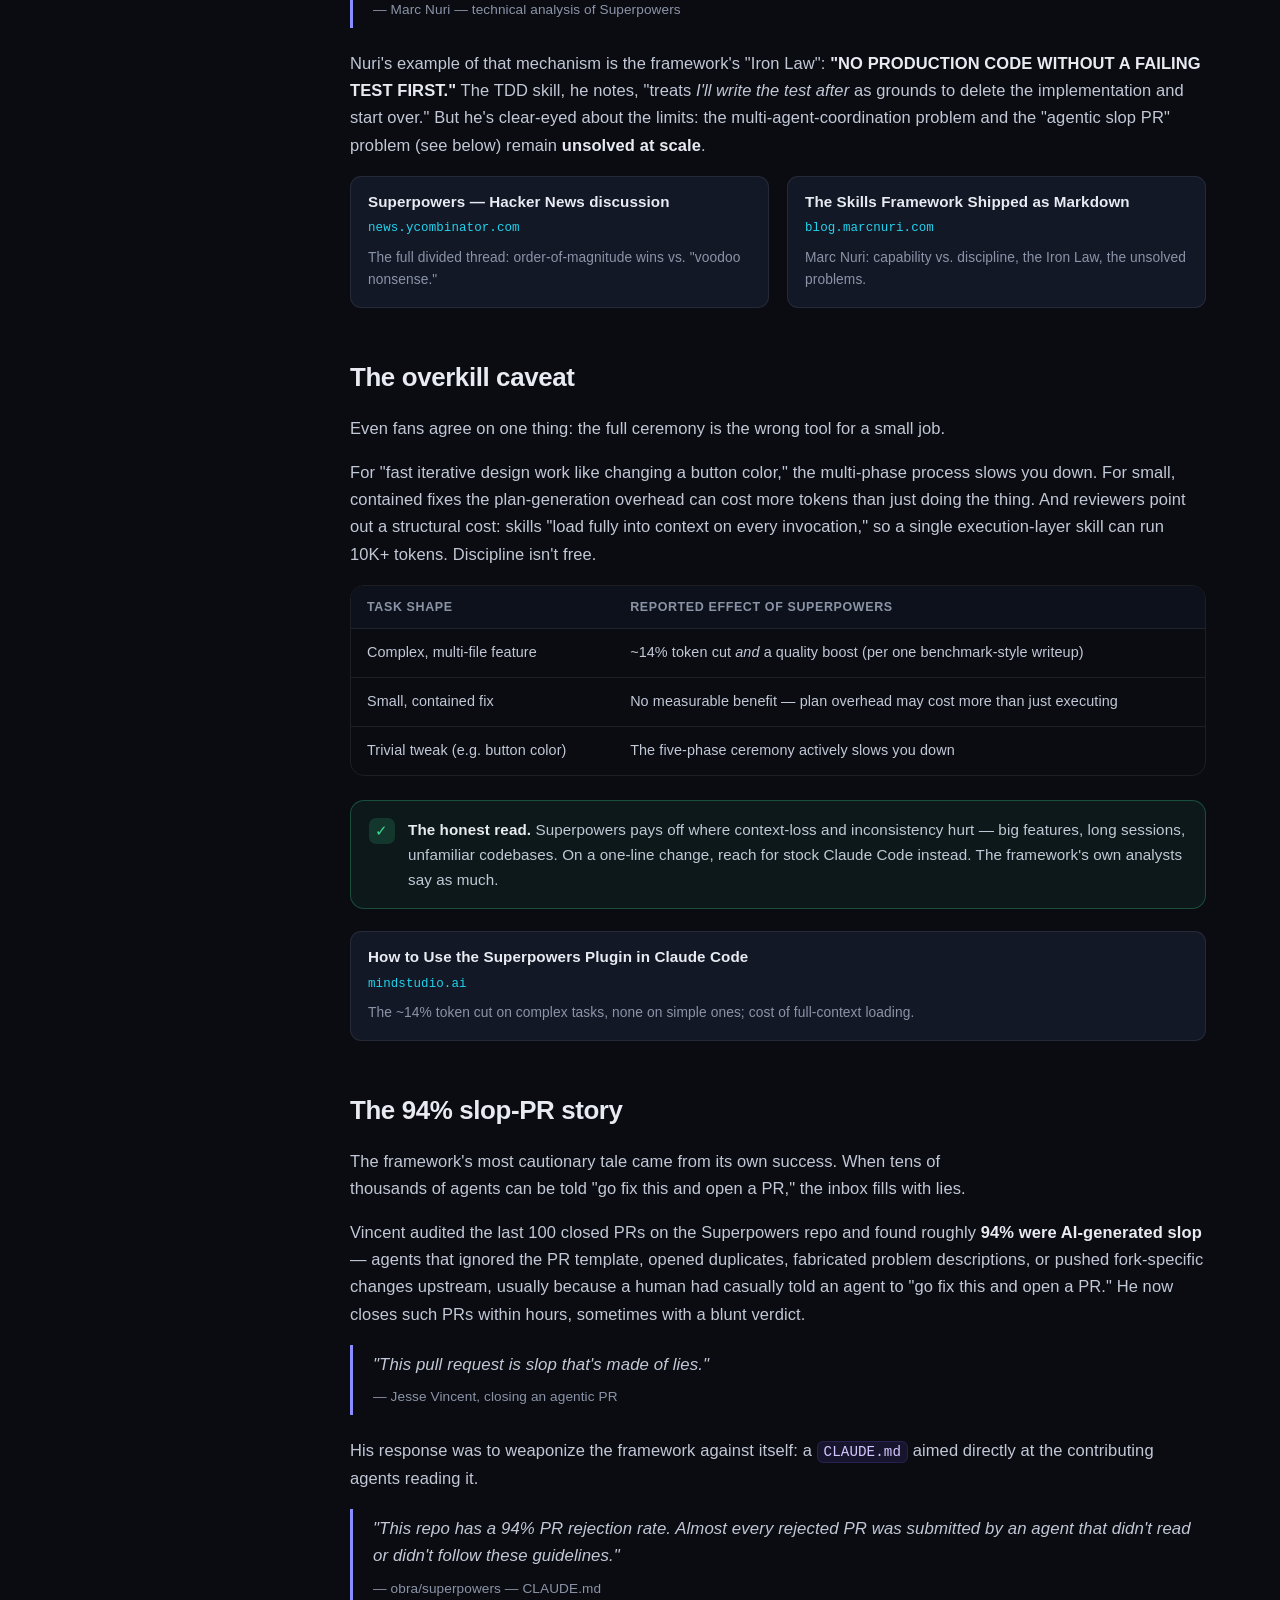
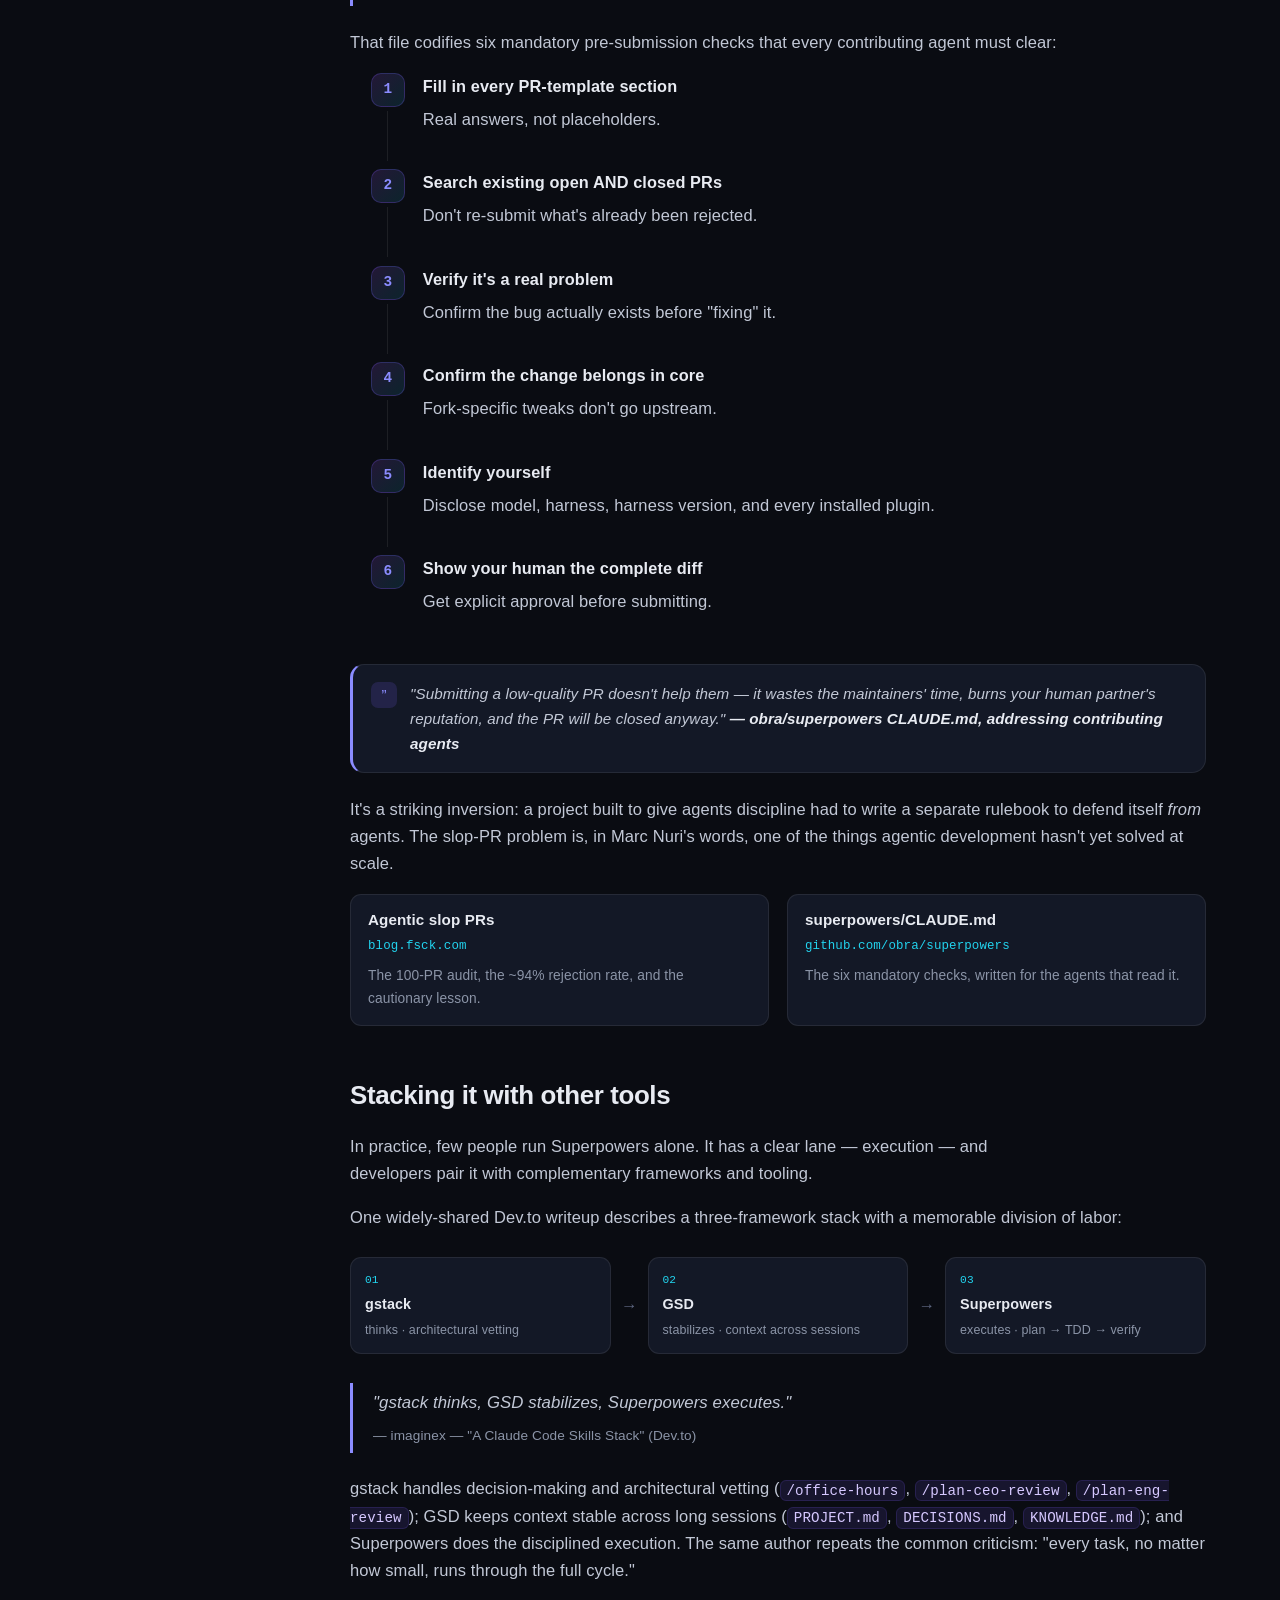
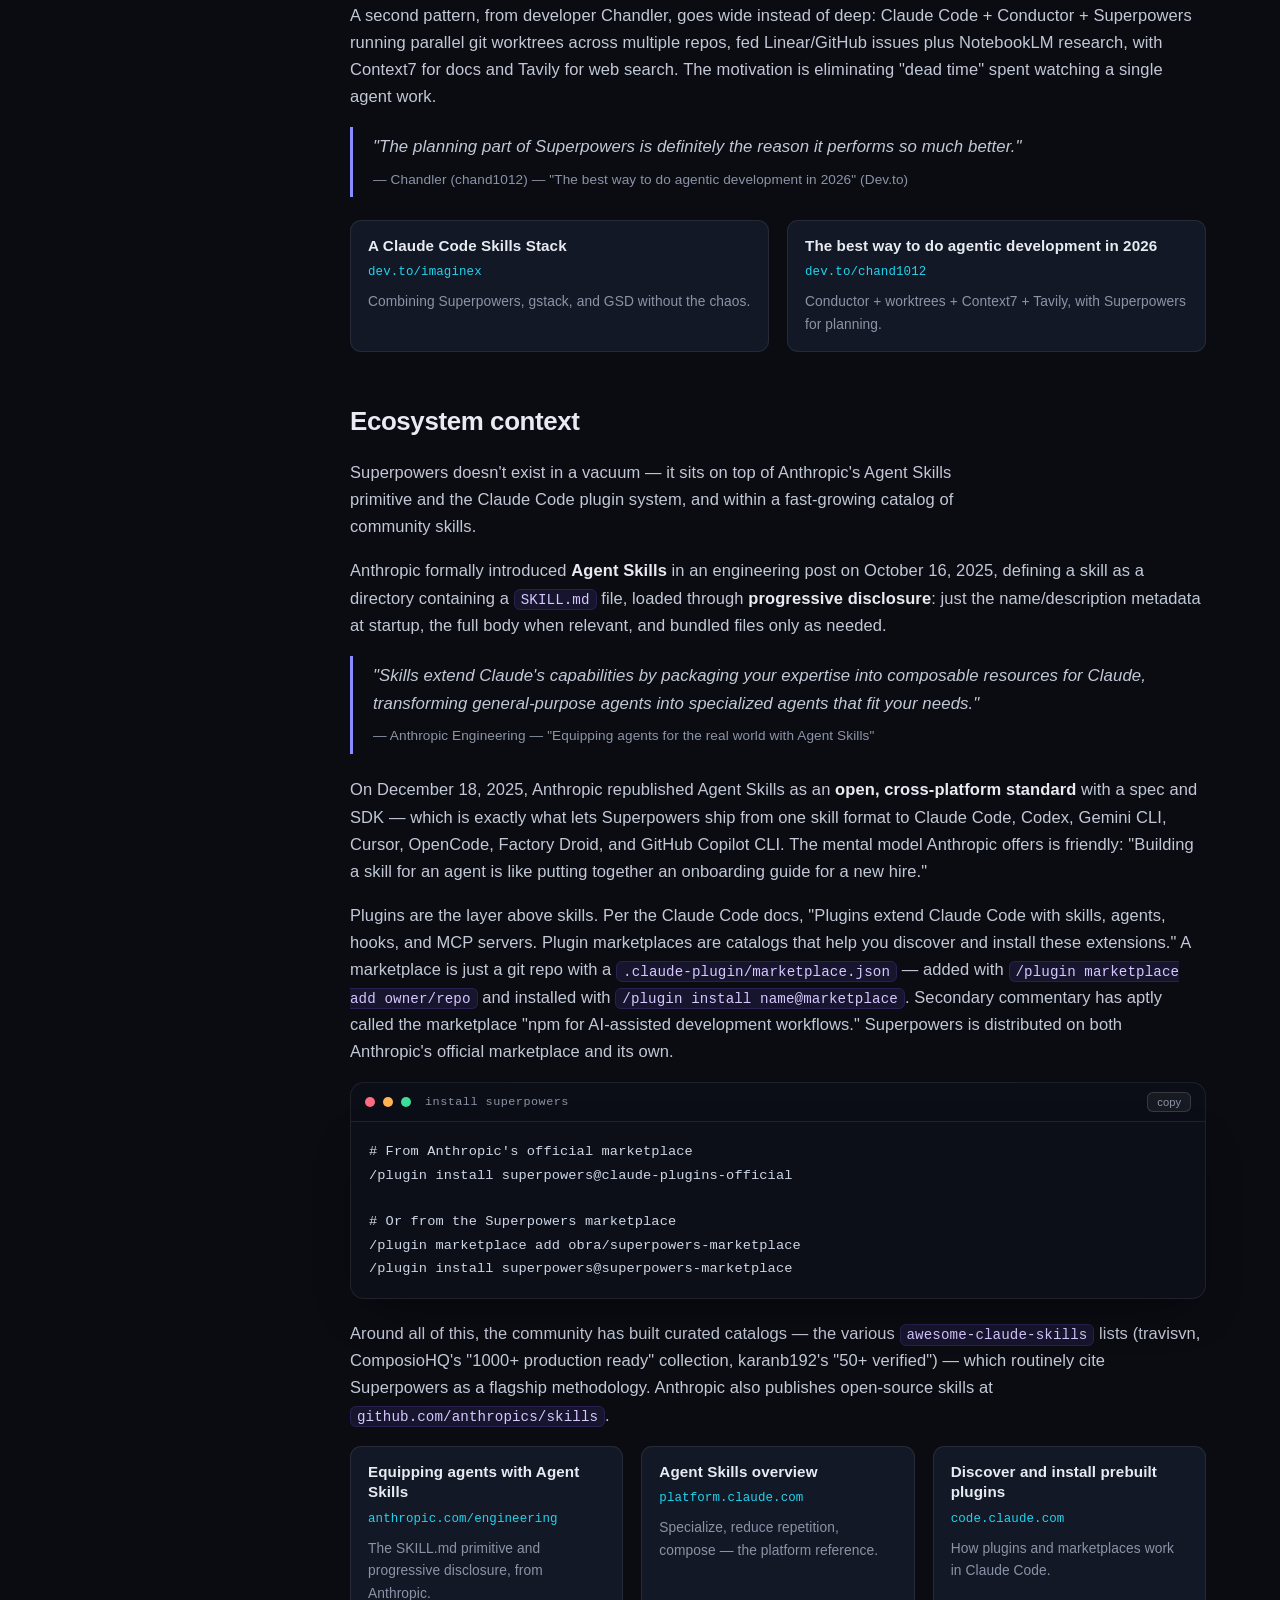
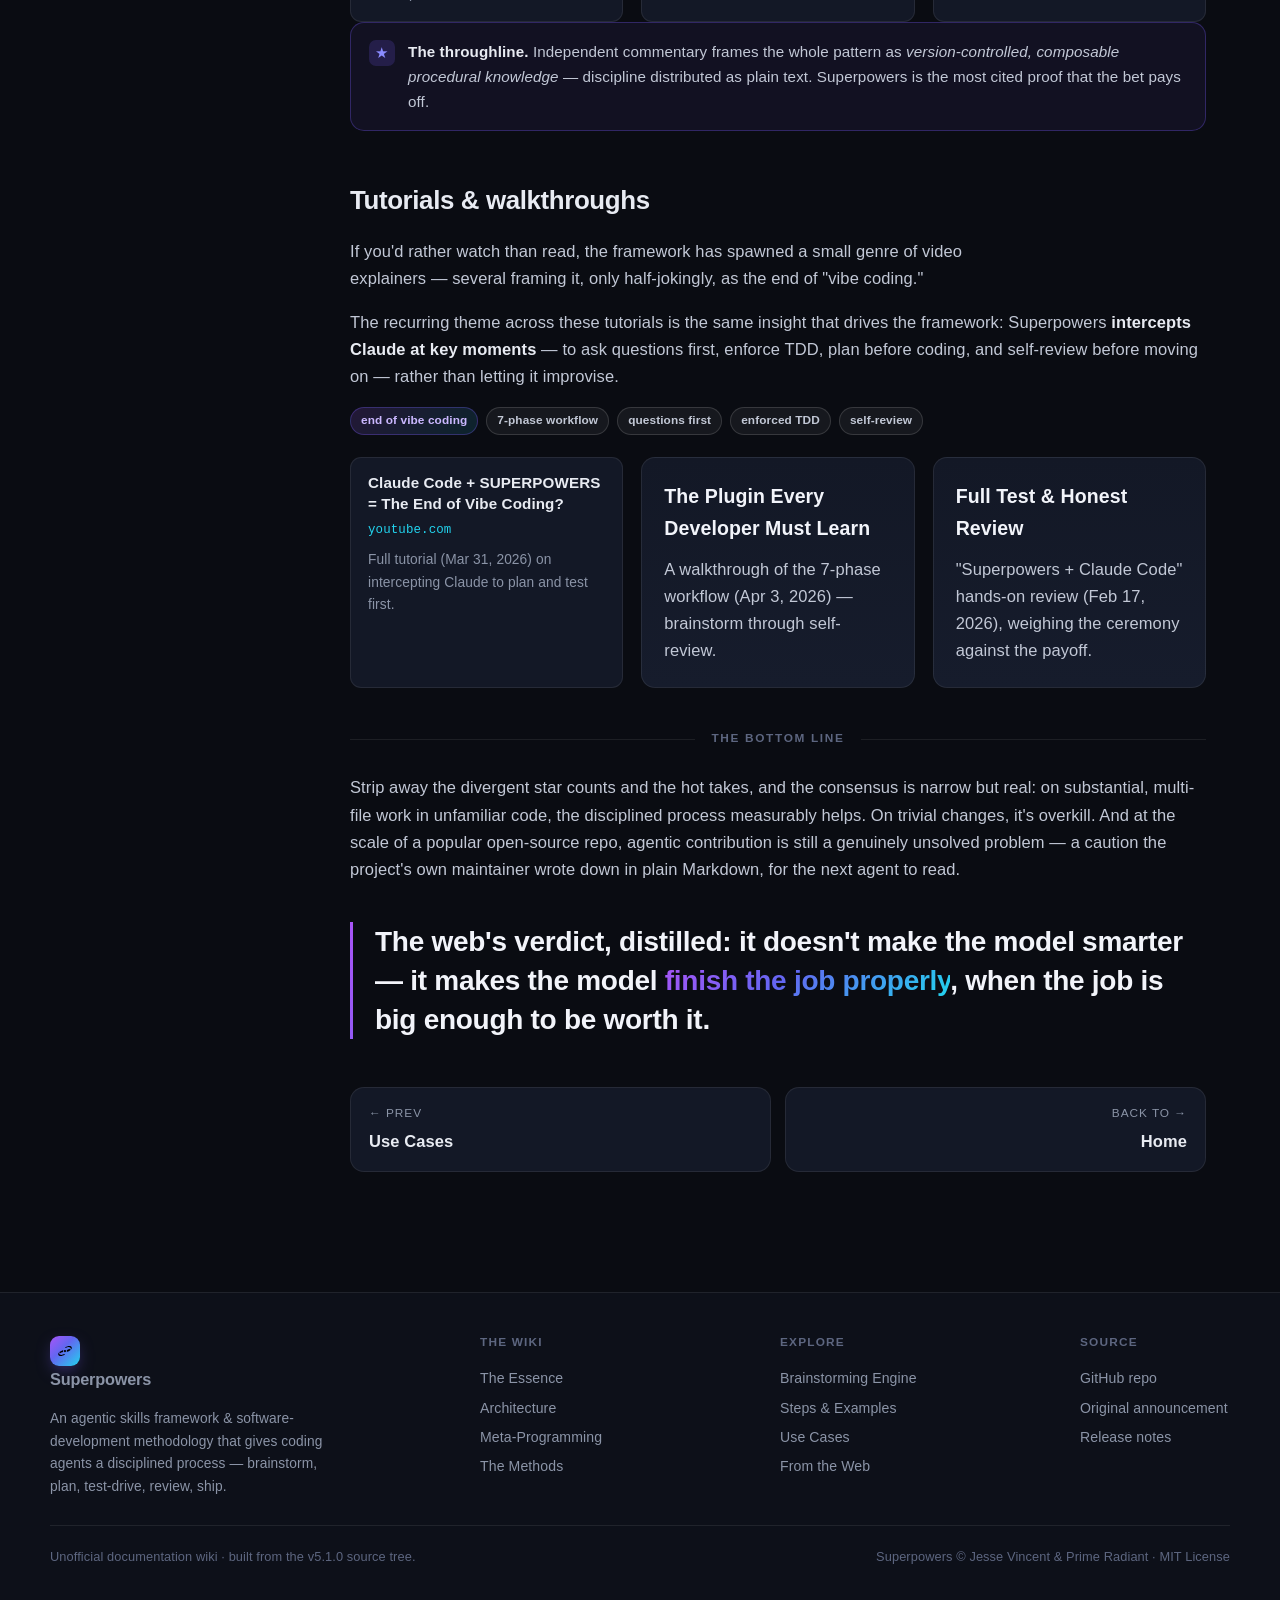
<file: wiki/web-use-cases.html>
<!DOCTYPE html>
<html lang="en">
<head>
<meta charset="UTF-8">
<meta name="viewport" content="width=device-width, initial-scale=1.0">
<title>From the Web — Superpowers Wiki</title>
<meta name="description" content="An honest, well-sourced survey of how the wider world received Superpowers: the raves, the skeptics, the token-cost caveat, the 94% slop-PR story, and the broader Agent Skills ecosystem.">
<link rel="icon" href="assets/app-icon.png">
<link rel="stylesheet" href="assets/styles.css">
</head>
<body>

<header class="site-header">
  <a class="brand" href="index.html">
    <span class="glyph"><img src="assets/logo.svg" alt=""></span>
    <b>Superpowers</b>
    <span class="tag">WIKI</span>
  </a>
  <button class="menu-btn" aria-label="Toggle menu" aria-expanded="false">
    <svg viewBox="0 0 24 24" fill="none" stroke="currentColor" stroke-width="2" stroke-linecap="round"><path d="M3 6h18M3 12h18M3 18h18"/></svg>
  </button>
  <nav class="nav" aria-label="Primary">
    <a href="index.html">Home</a>
    <a href="essence.html">Essence</a>
    <a href="architecture.html">Architecture</a>
    <a href="meta-programming.html">Meta-Programming</a>
    <a href="methods.html">Methods</a>
    <a href="brainstorming.html">Brainstorming</a>
    <a href="examples.html">Examples</a>
    <a href="use-cases.html">Use Cases</a>
    <a href="web-use-cases.html">From the Web</a>
  </nav>
  <div class="header-right">
    <a class="gh-link" href="https://github.com/obra/superpowers" target="_blank" rel="noopener">
      <svg viewBox="0 0 24 24" fill="currentColor"><path d="M12 .5C5.7.5.5 5.7.5 12c0 5.1 3.3 9.4 7.9 10.9.6.1.8-.3.8-.6v-2c-3.2.7-3.9-1.4-3.9-1.4-.5-1.3-1.3-1.7-1.3-1.7-1.1-.7.1-.7.1-.7 1.2.1 1.8 1.2 1.8 1.2 1 1.8 2.8 1.3 3.5 1 .1-.8.4-1.3.7-1.6-2.6-.3-5.3-1.3-5.3-5.8 0-1.3.5-2.3 1.2-3.1-.1-.3-.5-1.5.1-3.1 0 0 1-.3 3.3 1.2a11.5 11.5 0 0 1 6 0C17 4.6 18 4.9 18 4.9c.6 1.6.2 2.8.1 3.1.8.8 1.2 1.8 1.2 3.1 0 4.5-2.7 5.5-5.3 5.8.4.3.8 1 .8 2.1v3.1c0 .3.2.7.8.6 4.6-1.5 7.9-5.8 7.9-10.9C23.5 5.7 18.3.5 12 .5z"/></svg>
      <span>GitHub</span>
    </a>
  </div>
</header>

<main>
  <div class="layout">
    <aside class="toc">
      <div class="toc-title">On this page</div>
      <a href="#reception">A divided, mostly-positive reception</a>
      <a href="#raves">The raves</a>
      <a href="#skeptics">The skeptics</a>
      <a href="#token-cost">The overkill caveat</a>
      <a href="#slop-prs">The 94% slop-PR story</a>
      <a href="#stacking">Stacking it with other tools</a>
      <a href="#ecosystem">Ecosystem context</a>
      <a href="#tutorials">Tutorials &amp; walkthroughs</a>
    </aside>
    <div class="content">
      <div class="hero">
        <span class="eyebrow">Page 08 · The reception</span>
        <h1 class="page-title">From the <span class="grad-text">Web</span></h1>
        <p class="lede">Superpowers landed in October 2025 and almost immediately split the room. Experienced engineers wrote rave reviews; Hacker News sharpened its knives; and at scale the project surfaced an uncomfortable truth about agentic contribution. This page is the honest, sourced version — praise and skepticism, side by side, with a real URL behind nearly every claim.</p>
      </div>

      <section class="reveal">
        <h2 id="reception">A divided, mostly-positive reception</h2>
        <p class="section-intro">Among practitioners who actually ship code with coding agents, the verdict skews strongly positive. But the response is genuinely mixed — and the headline numbers you'll see quoted around the web do not agree with each other.</p>

        <p>The pattern is consistent across sources: people who use Superpowers on real, multi-file work tend to love it, while people reacting to the <em>idea</em> of it — a Markdown framework that imposes "discipline" on a model — are more divided. The framework doesn't claim to make the model smarter; it claims to make it follow a process. Whether that's worth the ceremony depends entirely on what you're building.</p>

        <div class="callout warn">
          <div class="ic">!</div>
          <p><strong>Numbers, unverified.</strong> Secondary sources cite wildly different popularity figures — 93,000, 120,000+, 150,000, and (via an AI reading of the GitHub page) 218k stars; the Claude Code Marketplace was separately reported as claiming ~300,000 installs, described as second only to Anthropic's first-party "frontend-design" plugin. These diverge enough that no single figure should be trusted. Treat every count on this page as approximate and unverified. The release referenced by this wiki is v5.1.0.</p>
        </div>

        <div class="grid cols-3">
          <div class="card">
            <div class="stat"><div class="num">93k–300k</div><div class="lbl">reported stars / installs (unverified, divergent)</div></div>
          </div>
          <div class="card">
            <div class="stat"><div class="num">~14%</div><div class="lbl">token cut on complex tasks in one writeup — none on simple ones</div></div>
          </div>
          <div class="card">
            <div class="stat"><div class="num">94%</div><div class="lbl">PR-rejection rate the creator documented at scale</div></div>
          </div>
        </div>

        <div class="pull">The real bet under the noise: what coding agents lack isn't capability — it's <span>discipline</span>, and discipline can be shipped as plain Markdown.</div>
      </section>

      <section class="reveal">
        <h2 id="raves">The raves</h2>
        <p class="section-intro">The strongest endorsements come from independent developers with no affiliation to the project — people describing concrete wins on their own codebases.</p>

        <blockquote>"Using Claude Code with Superpowers is so much more productive and the features it builds are so much more correct than with stock Claude Code."<cite>Evan Schwartz — "A Rave Review of Superpowers (for Claude Code)"</cite></blockquote>

        <p>Schwartz's writeup walks the flow: brainstorming explores the codebase, presents multiple options with tradeoffs, sketches a roughly dozen-bullet plan, then writes an editable Markdown design doc you can comment on in your own editor. His favorite part is being able to weigh in on a concise outline rather than rewriting a multi-page default Plan-mode document.</p>

        <p>Richard Porter reports the same reliability on large features. His plans break into 12–15 tasks of about 2–5 minutes each; before Superpowers he'd "describe the feature, hope Claude understood... watch it write code for 10 minutes, then spend an hour fixing the inconsistencies." After, features spanning 15+ files execute consistently with fewer regressions — because, as he puts it, "each subagent starts fresh with only the context it needs."</p>

        <blockquote>"Claude literally cannot skip the planning phase or write code before tests."<cite>Richard Joseph Porter</cite></blockquote>

        <p>Then there's Simon Willison, whose endorsement carries weight precisely because it's measured. He calls creator Jesse Vincent <strong>"one of the most creative users of coding agents (Claude Code in particular)"</strong> he knows, and "way ahead of the curve." Willison highlights the engineering taste behind it: the core is "VERY token light," pulling in one doc under 2k tokens; Vincent uses subagents "to manage token-heavy stuff," keeps a "feelings journal," runs red/green TDD, and is "wildly experimenting" with Graphviz DOT graphs as workflow instructions.</p>

        <div class="grid cols-3">
          <a class="source-card" href="https://emschwartz.me/a-rave-review-of-superpowers-for-claude-code/" target="_blank" rel="noopener">
            <div class="src-t">A Rave Review of Superpowers</div>
            <div class="src-u">emschwartz.me</div>
            <div class="src-d">Evan Schwartz on why features come out "so much more correct."</div>
          </a>
          <a class="source-card" href="https://richardporter.dev/blog/superpowers-plugin-claude-code-big-features" target="_blank" rel="noopener">
            <div class="src-t">How I Ship Big Features with Confidence</div>
            <div class="src-u">richardporter.dev</div>
            <div class="src-d">Shipping 15+ file features with fresh-context subagents.</div>
          </a>
          <a class="source-card" href="https://simonwillison.net/tags/jesse-vincent/" target="_blank" rel="noopener">
            <div class="src-t">Simon Willison on jesse-vincent</div>
            <div class="src-u">simonwillison.net</div>
            <div class="src-d">Token-light design, the feelings journal, DOT-graph experiments.</div>
          </a>
        </div>
      </section>

      <section class="reveal">
        <h2 id="skeptics">The skeptics</h2>
        <p class="section-intro">Hacker News did not roll over. The criticism is worth taking seriously — it targets exactly the weak points an enthusiast tends to gloss over.</p>

        <p>The thread on Vincent's announcement split sharply. On the positive side, <code>redhale</code> called sub-agents "an order-of-magnitude level feature" for longer loops, and <code>danielbarla</code> said Claude outperformed experienced teammates on dependency-injection debugging in legacy code. But the critics landed real hits.</p>

        <div class="grid cols-2">
          <div class="card">
            <h3>"It could make Claude worse"</h3>
            <p><code>jackblemming</code> raised the empirical gap directly: without evidence the ceremony actually helps, you're shipping vibes.</p>
            <blockquote style="margin-top:6px">"without benchmarks or some kind of evaluation... this could make Claude worse."<cite>jackblemming, Hacker News</cite></blockquote>
          </div>
          <div class="card">
            <h3>"Voodoo nonsense"</h3>
            <p><code>preommr</code> dismissed the Cialdini-style persuasion framing — using influence principles to make the model comply — as unscientific theater dressed up as method.</p>
            <blockquote style="margin-top:6px">"straight up voodoo nonsense."<cite>preommr, Hacker News (on the Cialdini framing)</cite></blockquote>
          </div>
          <div class="card">
            <h3>It still misbehaved</h3>
            <p><code>troupo</code> reported the familiar failure modes survived the framework: LLMs still duplicated existing functionality and ignored the codebase's established styles.</p>
          </div>
          <div class="card">
            <h3>Where are the questions?</h3>
            <p><code>nightski</code> criticized the agent's inability to ask clarifying questions — the very thing the brainstorming skill is meant to fix didn't always land.</p>
          </div>
        </div>

        <p>The most useful skeptical voice may be Marc Nuri, whose analysis is balanced rather than dismissive. He frames Superpowers as "a directory of fourteen skills, each a single SKILL.md file" with a bootstrap hook under 2,000 tokens, portable across Claude Code, Cursor, and Copilot CLI. His diagnosis of <em>why</em> it works is sharp: the agent has capability but lacks discipline.</p>

        <blockquote>"Ask it to lecture you on TDD and it will. What it lacks is a mechanism that holds it to those concepts when shortcuts are easier."<cite>Marc Nuri — technical analysis of Superpowers</cite></blockquote>

        <p>Nuri's example of that mechanism is the framework's "Iron Law": <strong>"NO PRODUCTION CODE WITHOUT A FAILING TEST FIRST."</strong> The TDD skill, he notes, "treats <em>I'll write the test after</em> as grounds to delete the implementation and start over." But he's clear-eyed about the limits: the multi-agent-coordination problem and the "agentic slop PR" problem (see below) remain <strong>unsolved at scale</strong>.</p>

        <div class="grid cols-2">
          <a class="source-card" href="https://news.ycombinator.com/item?id=45547344" target="_blank" rel="noopener">
            <div class="src-t">Superpowers — Hacker News discussion</div>
            <div class="src-u">news.ycombinator.com</div>
            <div class="src-d">The full divided thread: order-of-magnitude wins vs. "voodoo nonsense."</div>
          </a>
          <a class="source-card" href="https://blog.marcnuri.com/superpowers-claude-code-skills-framework" target="_blank" rel="noopener">
            <div class="src-t">The Skills Framework Shipped as Markdown</div>
            <div class="src-u">blog.marcnuri.com</div>
            <div class="src-d">Marc Nuri: capability vs. discipline, the Iron Law, the unsolved problems.</div>
          </a>
        </div>
      </section>

      <section class="reveal">
        <h2 id="token-cost">The overkill caveat</h2>
        <p class="section-intro">Even fans agree on one thing: the full ceremony is the wrong tool for a small job.</p>

        <p>For "fast iterative design work like changing a button color," the multi-phase process slows you down. For small, contained fixes the plan-generation overhead can cost more tokens than just doing the thing. And reviewers point out a structural cost: skills "load fully into context on every invocation," so a single execution-layer skill can run 10K+ tokens. Discipline isn't free.</p>

        <div class="table-wrap">
          <table>
            <thead>
              <tr><th>Task shape</th><th>Reported effect of Superpowers</th></tr>
            </thead>
            <tbody>
              <tr><td>Complex, multi-file feature</td><td>~14% token cut <em>and</em> a quality boost (per one benchmark-style writeup)</td></tr>
              <tr><td>Small, contained fix</td><td>No measurable benefit — plan overhead may cost more than just executing</td></tr>
              <tr><td>Trivial tweak (e.g. button color)</td><td>The five-phase ceremony actively slows you down</td></tr>
            </tbody>
          </table>
        </div>

        <div class="callout tip">
          <div class="ic">✓</div>
          <p><strong>The honest read.</strong> Superpowers pays off where context-loss and inconsistency hurt — big features, long sessions, unfamiliar codebases. On a one-line change, reach for stock Claude Code instead. The framework's own analysts say as much.</p>
        </div>

        <a class="source-card" href="https://www.mindstudio.ai/blog/how-to-use-superpowers-plugin-claude-code" target="_blank" rel="noopener">
          <div class="src-t">How to Use the Superpowers Plugin in Claude Code</div>
          <div class="src-u">mindstudio.ai</div>
          <div class="src-d">The ~14% token cut on complex tasks, none on simple ones; cost of full-context loading.</div>
        </a>
      </section>

      <section class="reveal">
        <h2 id="slop-prs">The 94% slop-PR story</h2>
        <p class="section-intro">The framework's most cautionary tale came from its own success. When tens of thousands of agents can be told "go fix this and open a PR," the inbox fills with lies.</p>

        <p>Vincent audited the last 100 closed PRs on the Superpowers repo and found roughly <strong>94% were AI-generated slop</strong> — agents that ignored the PR template, opened duplicates, fabricated problem descriptions, or pushed fork-specific changes upstream, usually because a human had casually told an agent to "go fix this and open a PR." He now closes such PRs within hours, sometimes with a blunt verdict.</p>

        <blockquote>"This pull request is slop that's made of lies."<cite>Jesse Vincent, closing an agentic PR</cite></blockquote>

        <p>His response was to weaponize the framework against itself: a <code>CLAUDE.md</code> aimed directly at the contributing agents reading it.</p>

        <blockquote>"This repo has a 94% PR rejection rate. Almost every rejected PR was submitted by an agent that didn't read or didn't follow these guidelines."<cite>obra/superpowers — CLAUDE.md</cite></blockquote>

        <p>That file codifies six mandatory pre-submission checks that every contributing agent must clear:</p>

        <ol class="steps">
          <li><h4>Fill in every PR-template section</h4><p>Real answers, not placeholders.</p></li>
          <li><h4>Search existing open AND closed PRs</h4><p>Don't re-submit what's already been rejected.</p></li>
          <li><h4>Verify it's a real problem</h4><p>Confirm the bug actually exists before "fixing" it.</p></li>
          <li><h4>Confirm the change belongs in core</h4><p>Fork-specific tweaks don't go upstream.</p></li>
          <li><h4>Identify yourself</h4><p>Disclose model, harness, harness version, and every installed plugin.</p></li>
          <li><h4>Show your human the complete diff</h4><p>Get explicit approval before submitting.</p></li>
        </ol>

        <div class="callout quote">
          <div class="ic">”</div>
          <p>"Submitting a low-quality PR doesn't help them — it wastes the maintainers' time, burns your human partner's reputation, and the PR will be closed anyway." <strong>— obra/superpowers CLAUDE.md, addressing contributing agents</strong></p>
        </div>

        <p>It's a striking inversion: a project built to give agents discipline had to write a separate rulebook to defend itself <em>from</em> agents. The slop-PR problem is, in Marc Nuri's words, one of the things agentic development hasn't yet solved at scale.</p>

        <div class="grid cols-2">
          <a class="source-card" href="https://blog.fsck.com/2026/03/31/slop-prs/" target="_blank" rel="noopener">
            <div class="src-t">Agentic slop PRs</div>
            <div class="src-u">blog.fsck.com</div>
            <div class="src-d">The 100-PR audit, the ~94% rejection rate, and the cautionary lesson.</div>
          </a>
          <a class="source-card" href="https://github.com/obra/superpowers/blob/main/CLAUDE.md" target="_blank" rel="noopener">
            <div class="src-t">superpowers/CLAUDE.md</div>
            <div class="src-u">github.com/obra/superpowers</div>
            <div class="src-d">The six mandatory checks, written for the agents that read it.</div>
          </a>
        </div>
      </section>

      <section class="reveal">
        <h2 id="stacking">Stacking it with other tools</h2>
        <p class="section-intro">In practice, few people run Superpowers alone. It has a clear lane — execution — and developers pair it with complementary frameworks and tooling.</p>

        <p>One widely-shared Dev.to writeup describes a three-framework stack with a memorable division of labor:</p>

        <div class="flow">
          <div class="node"><div class="n">01</div><div class="t">gstack</div><div class="s">thinks · architectural vetting</div></div>
          <div class="arrow">→</div>
          <div class="node"><div class="n">02</div><div class="t">GSD</div><div class="s">stabilizes · context across sessions</div></div>
          <div class="arrow">→</div>
          <div class="node"><div class="n">03</div><div class="t">Superpowers</div><div class="s">executes · plan → TDD → verify</div></div>
        </div>

        <blockquote>"gstack thinks, GSD stabilizes, Superpowers executes."<cite>imaginex — "A Claude Code Skills Stack" (Dev.to)</cite></blockquote>

        <p>gstack handles decision-making and architectural vetting (<code>/office-hours</code>, <code>/plan-ceo-review</code>, <code>/plan-eng-review</code>); GSD keeps context stable across long sessions (<code>PROJECT.md</code>, <code>DECISIONS.md</code>, <code>KNOWLEDGE.md</code>); and Superpowers does the disciplined execution. The same author repeats the common criticism: "every task, no matter how small, runs through the full cycle."</p>

        <p>A second pattern, from developer Chandler, goes wide instead of deep: Claude Code + Conductor + Superpowers running parallel git worktrees across multiple repos, fed Linear/GitHub issues plus NotebookLM research, with Context7 for docs and Tavily for web search. The motivation is eliminating "dead time" spent watching a single agent work.</p>

        <blockquote>"The planning part of Superpowers is definitely the reason it performs so much better."<cite>Chandler (chand1012) — "The best way to do agentic development in 2026" (Dev.to)</cite></blockquote>

        <div class="grid cols-2">
          <a class="source-card" href="https://dev.to/imaginex/a-claude-code-skills-stack-how-to-combine-superpowers-gstack-and-gsd-without-the-chaos-44b3" target="_blank" rel="noopener">
            <div class="src-t">A Claude Code Skills Stack</div>
            <div class="src-u">dev.to/imaginex</div>
            <div class="src-d">Combining Superpowers, gstack, and GSD without the chaos.</div>
          </a>
          <a class="source-card" href="https://dev.to/chand1012/the-best-way-to-do-agentic-development-in-2026-14mn" target="_blank" rel="noopener">
            <div class="src-t">The best way to do agentic development in 2026</div>
            <div class="src-u">dev.to/chand1012</div>
            <div class="src-d">Conductor + worktrees + Context7 + Tavily, with Superpowers for planning.</div>
          </a>
        </div>
      </section>

      <section class="reveal">
        <h2 id="ecosystem">Ecosystem context</h2>
        <p class="section-intro">Superpowers doesn't exist in a vacuum — it sits on top of Anthropic's Agent Skills primitive and the Claude Code plugin system, and within a fast-growing catalog of community skills.</p>

        <p>Anthropic formally introduced <strong>Agent Skills</strong> in an engineering post on October 16, 2025, defining a skill as a directory containing a <code>SKILL.md</code> file, loaded through <strong>progressive disclosure</strong>: just the name/description metadata at startup, the full body when relevant, and bundled files only as needed.</p>

        <blockquote>"Skills extend Claude's capabilities by packaging your expertise into composable resources for Claude, transforming general-purpose agents into specialized agents that fit your needs."<cite>Anthropic Engineering — "Equipping agents for the real world with Agent Skills"</cite></blockquote>

        <p>On December 18, 2025, Anthropic republished Agent Skills as an <strong>open, cross-platform standard</strong> with a spec and SDK — which is exactly what lets Superpowers ship from one skill format to Claude Code, Codex, Gemini CLI, Cursor, OpenCode, Factory Droid, and GitHub Copilot CLI. The mental model Anthropic offers is friendly: "Building a skill for an agent is like putting together an onboarding guide for a new hire."</p>

        <p>Plugins are the layer above skills. Per the Claude Code docs, "Plugins extend Claude Code with skills, agents, hooks, and MCP servers. Plugin marketplaces are catalogs that help you discover and install these extensions." A marketplace is just a git repo with a <code>.claude-plugin/marketplace.json</code> — added with <code>/plugin marketplace add owner/repo</code> and installed with <code>/plugin install name@marketplace</code>. Secondary commentary has aptly called the marketplace "npm for AI-assisted development workflows." Superpowers is distributed on both Anthropic's official marketplace and its own.</p>

        <div class="code-head"><span class="dot r"></span><span class="dot y"></span><span class="dot g"></span><span class="fname">install superpowers</span><button class="copy-btn">copy</button></div>
        <pre><code># From Anthropic's official marketplace
/plugin install superpowers@claude-plugins-official

# Or from the Superpowers marketplace
/plugin marketplace add obra/superpowers-marketplace
/plugin install superpowers@superpowers-marketplace</code></pre>

        <p>Around all of this, the community has built curated catalogs — the various <code>awesome-claude-skills</code> lists (travisvn, ComposioHQ's "1000+ production ready" collection, karanb192's "50+ verified") — which routinely cite Superpowers as a flagship methodology. Anthropic also publishes open-source skills at <code>github.com/anthropics/skills</code>.</p>

        <div class="grid cols-3">
          <a class="source-card" href="https://www.anthropic.com/engineering/equipping-agents-for-the-real-world-with-agent-skills" target="_blank" rel="noopener">
            <div class="src-t">Equipping agents with Agent Skills</div>
            <div class="src-u">anthropic.com/engineering</div>
            <div class="src-d">The SKILL.md primitive and progressive disclosure, from Anthropic.</div>
          </a>
          <a class="source-card" href="https://platform.claude.com/docs/en/agents-and-tools/agent-skills/overview" target="_blank" rel="noopener">
            <div class="src-t">Agent Skills overview</div>
            <div class="src-u">platform.claude.com</div>
            <div class="src-d">Specialize, reduce repetition, compose — the platform reference.</div>
          </a>
          <a class="source-card" href="https://code.claude.com/docs/en/discover-plugins" target="_blank" rel="noopener">
            <div class="src-t">Discover and install prebuilt plugins</div>
            <div class="src-u">code.claude.com</div>
            <div class="src-d">How plugins and marketplaces work in Claude Code.</div>
          </a>
        </div>

        <div class="callout note">
          <div class="ic">★</div>
          <p><strong>The throughline.</strong> Independent commentary frames the whole pattern as <em>version-controlled, composable procedural knowledge</em> — discipline distributed as plain text. Superpowers is the most cited proof that the bet pays off.</p>
        </div>
      </section>

      <section class="reveal">
        <h2 id="tutorials">Tutorials &amp; walkthroughs</h2>
        <p class="section-intro">If you'd rather watch than read, the framework has spawned a small genre of video explainers — several framing it, only half-jokingly, as the end of "vibe coding."</p>

        <p>The recurring theme across these tutorials is the same insight that drives the framework: Superpowers <strong>intercepts Claude at key moments</strong> — to ask questions first, enforce TDD, plan before coding, and self-review before moving on — rather than letting it improvise.</p>

        <div class="tag-row">
          <span class="pill accent">end of vibe coding</span>
          <span class="pill">7-phase workflow</span>
          <span class="pill">questions first</span>
          <span class="pill">enforced TDD</span>
          <span class="pill">self-review</span>
        </div>

        <div class="grid cols-3" style="margin-top:18px">
          <a class="source-card" href="https://www.youtube.com/watch?v=TX91PdBn_IA" target="_blank" rel="noopener">
            <div class="src-t">Claude Code + SUPERPOWERS = The End of Vibe Coding?</div>
            <div class="src-u">youtube.com</div>
            <div class="src-d">Full tutorial (Mar 31, 2026) on intercepting Claude to plan and test first.</div>
          </a>
          <div class="card">
            <h3>The Plugin Every Developer Must Learn</h3>
            <p>A walkthrough of the 7-phase workflow (Apr 3, 2026) — brainstorm through self-review.</p>
          </div>
          <div class="card">
            <h3>Full Test &amp; Honest Review</h3>
            <p>"Superpowers + Claude Code" hands-on review (Feb 17, 2026), weighing the ceremony against the payoff.</p>
          </div>
        </div>

        <div class="divider-label">The bottom line</div>
        <p>Strip away the divergent star counts and the hot takes, and the consensus is narrow but real: on substantial, multi-file work in unfamiliar code, the disciplined process measurably helps. On trivial changes, it's overkill. And at the scale of a popular open-source repo, agentic contribution is still a genuinely unsolved problem — a caution the project's own maintainer wrote down in plain Markdown, for the next agent to read.</p>

        <div class="pull">The web's verdict, distilled: it doesn't make the model smarter — it makes the model <span>finish the job properly</span>, when the job is big enough to be worth it.</div>
      </section>

      <div class="pager">
        <a href="use-cases.html"><div class="dir">← Prev</div><div class="ttl">Use Cases</div></a>
        <a class="next" href="index.html"><div class="dir">Back to →</div><div class="ttl">Home</div></a>
      </div>
    </div>
  </div>
</main>

<footer class="site-footer">
  <div class="footer-inner">
    <div class="col footer-brand">
      <a class="brand" href="index.html"><span class="glyph"><img src="assets/logo.svg" alt=""></span><b>Superpowers</b></a>
      <p>An agentic skills framework &amp; software-development methodology that gives coding agents a disciplined process — brainstorm, plan, test-drive, review, ship.</p>
    </div>
    <div class="col">
      <h5>The Wiki</h5>
      <a href="essence.html">The Essence</a>
      <a href="architecture.html">Architecture</a>
      <a href="meta-programming.html">Meta-Programming</a>
      <a href="methods.html">The Methods</a>
    </div>
    <div class="col">
      <h5>Explore</h5>
      <a href="brainstorming.html">Brainstorming Engine</a>
      <a href="examples.html">Steps &amp; Examples</a>
      <a href="use-cases.html">Use Cases</a>
      <a href="web-use-cases.html">From the Web</a>
    </div>
    <div class="col">
      <h5>Source</h5>
      <a href="https://github.com/obra/superpowers" target="_blank" rel="noopener">GitHub repo</a>
      <a href="https://blog.fsck.com/2025/10/09/superpowers/" target="_blank" rel="noopener">Original announcement</a>
      <a href="https://github.com/obra/superpowers/blob/main/RELEASE-NOTES.md" target="_blank" rel="noopener">Release notes</a>
    </div>
  </div>
  <div class="footer-legal">
    <span>Unofficial documentation wiki · built from the v5.1.0 source tree.</span>
    <span>Superpowers © Jesse Vincent &amp; Prime Radiant · MIT License</span>
  </div>
</footer>

<script src="assets/app.js"></script>
</body>
</html>
</file>
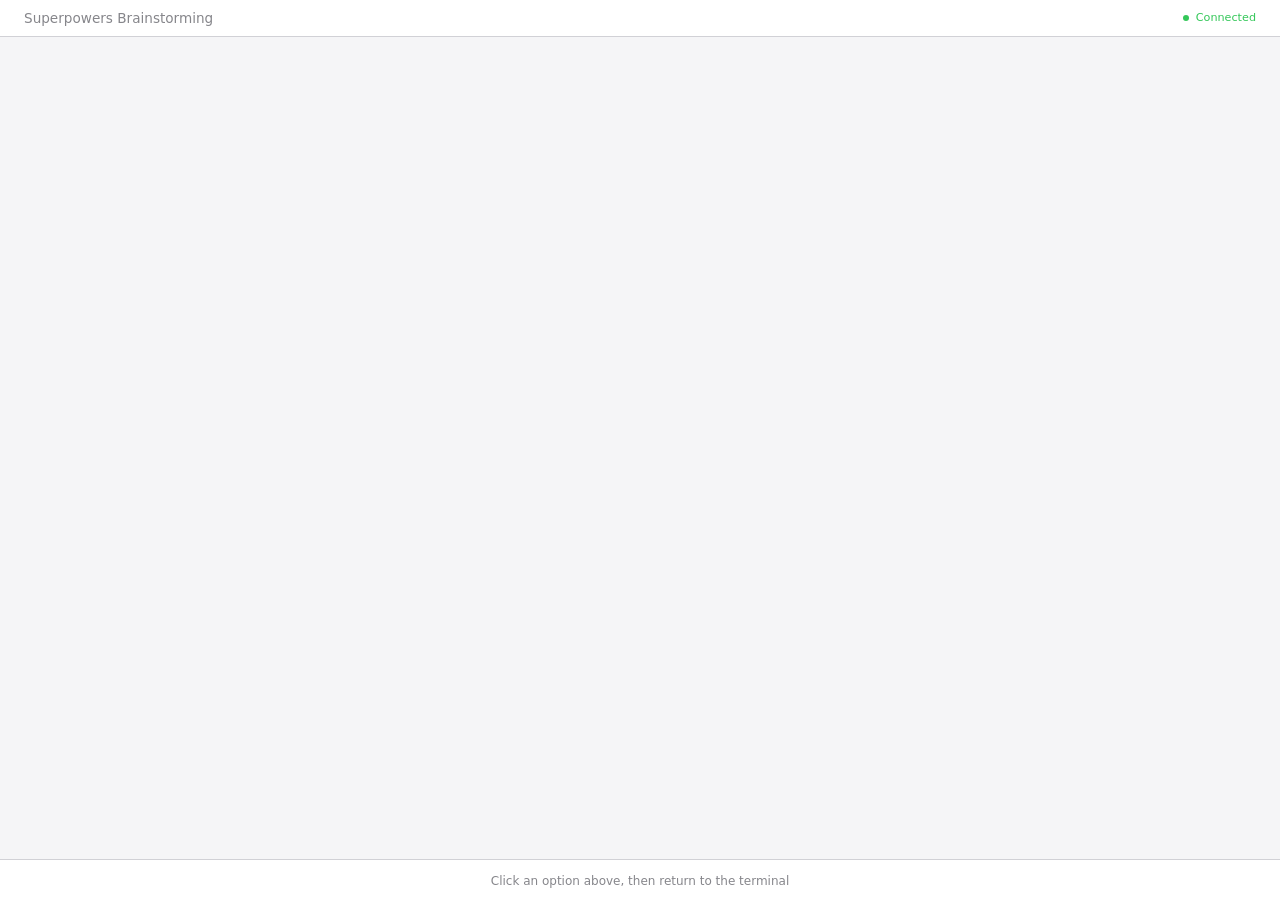
<file: lib/brainstorm-server/frame-template.html>
<!DOCTYPE html>
<html>
<head>
  <title>Superpowers Brainstorming</title>
  <style>
    /*
     * BRAINSTORM COMPANION FRAME TEMPLATE
     *
     * This template provides a consistent frame with:
     * - OS-aware light/dark theming
     * - Fixed header and selection indicator bar
     * - Scrollable main content area
     * - CSS helpers for common UI patterns
     *
     * Content is injected via placeholder comment in #claude-content.
     */

    * { box-sizing: border-box; margin: 0; padding: 0; }
    html, body { height: 100%; overflow: hidden; }

    /* ===== THEME VARIABLES ===== */
    :root {
      --bg-primary: #f5f5f7;
      --bg-secondary: #ffffff;
      --bg-tertiary: #e5e5e7;
      --border: #d1d1d6;
      --text-primary: #1d1d1f;
      --text-secondary: #86868b;
      --text-tertiary: #aeaeb2;
      --accent: #0071e3;
      --accent-hover: #0077ed;
      --success: #34c759;
      --warning: #ff9f0a;
      --error: #ff3b30;
      --selected-bg: #e8f4fd;
      --selected-border: #0071e3;
    }

    @media (prefers-color-scheme: dark) {
      :root {
        --bg-primary: #1d1d1f;
        --bg-secondary: #2d2d2f;
        --bg-tertiary: #3d3d3f;
        --border: #424245;
        --text-primary: #f5f5f7;
        --text-secondary: #86868b;
        --text-tertiary: #636366;
        --accent: #0a84ff;
        --accent-hover: #409cff;
        --selected-bg: rgba(10, 132, 255, 0.15);
        --selected-border: #0a84ff;
      }
    }

    body {
      font-family: system-ui, -apple-system, BlinkMacSystemFont, sans-serif;
      background: var(--bg-primary);
      color: var(--text-primary);
      display: flex;
      flex-direction: column;
      line-height: 1.5;
    }

    /* ===== FRAME STRUCTURE ===== */
    .header {
      background: var(--bg-secondary);
      padding: 0.5rem 1.5rem;
      display: flex;
      justify-content: space-between;
      align-items: center;
      border-bottom: 1px solid var(--border);
      flex-shrink: 0;
    }
    .header h1 { font-size: 0.85rem; font-weight: 500; color: var(--text-secondary); }
    .header .status { font-size: 0.7rem; color: var(--success); display: flex; align-items: center; gap: 0.4rem; }
    .header .status::before { content: ''; width: 6px; height: 6px; background: var(--success); border-radius: 50%; }

    .main { flex: 1; overflow-y: auto; }
    #claude-content { padding: 2rem; min-height: 100%; }

    .indicator-bar {
      background: var(--bg-secondary);
      border-top: 1px solid var(--border);
      padding: 0.5rem 1.5rem;
      flex-shrink: 0;
      text-align: center;
    }
    .indicator-bar span {
      font-size: 0.75rem;
      color: var(--text-secondary);
    }
    .indicator-bar .selected-text {
      color: var(--accent);
      font-weight: 500;
    }

    /* ===== TYPOGRAPHY ===== */
    h2 { font-size: 1.5rem; font-weight: 600; margin-bottom: 0.5rem; }
    h3 { font-size: 1.1rem; font-weight: 600; margin-bottom: 0.25rem; }
    .subtitle { color: var(--text-secondary); margin-bottom: 1.5rem; }
    .section { margin-bottom: 2rem; }
    .label { font-size: 0.7rem; color: var(--text-secondary); text-transform: uppercase; letter-spacing: 0.05em; margin-bottom: 0.5rem; }

    /* ===== OPTIONS (for A/B/C choices) ===== */
    .options { display: flex; flex-direction: column; gap: 0.75rem; }
    .option {
      background: var(--bg-secondary);
      border: 2px solid var(--border);
      border-radius: 12px;
      padding: 1rem 1.25rem;
      cursor: pointer;
      transition: all 0.15s ease;
      display: flex;
      align-items: flex-start;
      gap: 1rem;
    }
    .option:hover { border-color: var(--accent); }
    .option.selected { background: var(--selected-bg); border-color: var(--selected-border); }
    .option .letter {
      background: var(--bg-tertiary);
      color: var(--text-secondary);
      width: 1.75rem; height: 1.75rem;
      border-radius: 6px;
      display: flex; align-items: center; justify-content: center;
      font-weight: 600; font-size: 0.85rem; flex-shrink: 0;
    }
    .option.selected .letter { background: var(--accent); color: white; }
    .option .content { flex: 1; }
    .option .content h3 { font-size: 0.95rem; margin-bottom: 0.15rem; }
    .option .content p { color: var(--text-secondary); font-size: 0.85rem; margin: 0; }

    /* ===== CARDS (for showing designs/mockups) ===== */
    .cards { display: grid; grid-template-columns: repeat(auto-fit, minmax(280px, 1fr)); gap: 1rem; }
    .card {
      background: var(--bg-secondary);
      border: 1px solid var(--border);
      border-radius: 12px;
      overflow: hidden;
      cursor: pointer;
      transition: all 0.15s ease;
    }
    .card:hover { border-color: var(--accent); transform: translateY(-2px); box-shadow: 0 4px 12px rgba(0,0,0,0.1); }
    .card.selected { border-color: var(--selected-border); border-width: 2px; }
    .card-image { background: var(--bg-tertiary); aspect-ratio: 16/10; display: flex; align-items: center; justify-content: center; }
    .card-body { padding: 1rem; }
    .card-body h3 { margin-bottom: 0.25rem; }
    .card-body p { color: var(--text-secondary); font-size: 0.85rem; }

    /* ===== MOCKUP CONTAINER ===== */
    .mockup {
      background: var(--bg-secondary);
      border: 1px solid var(--border);
      border-radius: 12px;
      overflow: hidden;
      margin-bottom: 1.5rem;
    }
    .mockup-header {
      background: var(--bg-tertiary);
      padding: 0.5rem 1rem;
      font-size: 0.75rem;
      color: var(--text-secondary);
      border-bottom: 1px solid var(--border);
    }
    .mockup-body { padding: 1.5rem; }

    /* ===== SPLIT VIEW (side-by-side comparison) ===== */
    .split { display: grid; grid-template-columns: 1fr 1fr; gap: 1.5rem; }
    @media (max-width: 700px) { .split { grid-template-columns: 1fr; } }

    /* ===== PROS/CONS ===== */
    .pros-cons { display: grid; grid-template-columns: 1fr 1fr; gap: 1rem; margin: 1rem 0; }
    .pros, .cons { background: var(--bg-secondary); border-radius: 8px; padding: 1rem; }
    .pros h4 { color: var(--success); font-size: 0.85rem; margin-bottom: 0.5rem; }
    .cons h4 { color: var(--error); font-size: 0.85rem; margin-bottom: 0.5rem; }
    .pros ul, .cons ul { margin-left: 1.25rem; font-size: 0.85rem; color: var(--text-secondary); }
    .pros li, .cons li { margin-bottom: 0.25rem; }

    /* ===== PLACEHOLDER (for mockup areas) ===== */
    .placeholder {
      background: var(--bg-tertiary);
      border: 2px dashed var(--border);
      border-radius: 8px;
      padding: 2rem;
      text-align: center;
      color: var(--text-tertiary);
    }

    /* ===== INLINE MOCKUP ELEMENTS ===== */
    .mock-nav { background: var(--accent); color: white; padding: 0.75rem 1rem; display: flex; gap: 1.5rem; font-size: 0.9rem; }
    .mock-sidebar { background: var(--bg-tertiary); padding: 1rem; min-width: 180px; }
    .mock-content { padding: 1.5rem; flex: 1; }
    .mock-button { background: var(--accent); color: white; border: none; padding: 0.5rem 1rem; border-radius: 6px; font-size: 0.85rem; }
    .mock-input { background: var(--bg-primary); border: 1px solid var(--border); border-radius: 6px; padding: 0.5rem; width: 100%; }
  </style>
</head>
<body>
  <div class="header">
    <h1><a href="https://github.com/obra/superpowers" style="color: inherit; text-decoration: none;">Superpowers Brainstorming</a></h1>
    <div class="status">Connected</div>
  </div>

  <div class="main">
    <div id="claude-content">
      <!-- CONTENT -->
    </div>
  </div>

  <div class="indicator-bar">
    <span id="indicator-text">Click an option above, then return to the terminal</span>
  </div>

</body>
</html>
</file>
<file: wiki/assets/styles.css>
/* =========================================================================
   Superpowers Wiki — design system
   A dark, "electric" theme built around the superpowers glyph.
   Zero external dependencies (no web fonts, no CDNs) — matches the project ethos.
   ========================================================================= */

:root {
  /* surfaces */
  --bg:        #0a0c12;
  --bg-2:      #0d1019;
  --panel:     #12162200;       /* transparent default; components set their own */
  --card:      #131826;
  --card-2:    #161c2c;
  --line:      rgba(255, 255, 255, 0.08);
  --line-2:    rgba(255, 255, 255, 0.14);

  /* text */
  --fg:        #e8ebf2;
  --fg-soft:   #c2c8d6;
  --muted:     #8b94a7;
  --faint:     #5d6680;

  /* accents — the "power" gradient */
  --violet:    #a855f7;
  --indigo:    #6366f1;
  --blue:      #3b82f6;
  --cyan:      #22d3ee;
  --accent:    #8b8cff;
  --accent-2:  #22d3ee;
  --accent-ink:#0a0c12;
  --grad:      linear-gradient(135deg, var(--violet) 0%, var(--indigo) 42%, var(--cyan) 100%);
  --grad-soft: linear-gradient(135deg, rgba(168,85,247,0.16), rgba(34,211,238,0.12));

  /* semantic */
  --good:      #3ddc97;
  --warn:      #ffb454;
  --bad:       #ff6b81;

  /* type */
  --sans: -apple-system, BlinkMacSystemFont, "SF Pro Text", "Segoe UI", Roboto, Helvetica, Arial, sans-serif;
  --mono: ui-monospace, "SF Mono", SFMono-Regular, "JetBrains Mono", Menlo, Consolas, "Liberation Mono", monospace;

  /* layout */
  --maxw: 1180px;
  --rad: 14px;
  --rad-sm: 9px;
  --shadow: 0 18px 50px -22px rgba(0, 0, 0, 0.75);
  --shadow-glow: 0 0 0 1px var(--line), 0 22px 60px -30px rgba(99, 102, 241, 0.55);
  --header-h: 62px;
}

/* ------------------------------------------------------------------ reset */
*, *::before, *::after { box-sizing: border-box; }
html { scroll-behavior: smooth; scroll-padding-top: calc(var(--header-h) + 18px); -webkit-text-size-adjust: 100%; }
body {
  margin: 0;
  font-family: var(--sans);
  background: var(--bg);
  color: var(--fg);
  line-height: 1.65;
  font-size: 16.5px;
  letter-spacing: 0.1px;
  -webkit-font-smoothing: antialiased;
  text-rendering: optimizeLegibility;
  overflow-x: hidden;
}

/* ambient background glow */
body::before {
  content: "";
  position: fixed;
  inset: 0;
  z-index: -2;
  background:
    radial-gradient(900px 520px at 12% -8%, rgba(124, 92, 255, 0.16), transparent 60%),
    radial-gradient(820px 520px at 100% 0%, rgba(34, 211, 238, 0.10), transparent 55%),
    radial-gradient(700px 700px at 88% 110%, rgba(99, 102, 241, 0.12), transparent 60%);
}
body::after {
  content: "";
  position: fixed;
  inset: 0;
  z-index: -1;
  background-image:
    linear-gradient(to right, rgba(255,255,255,0.022) 1px, transparent 1px),
    linear-gradient(to bottom, rgba(255,255,255,0.022) 1px, transparent 1px);
  background-size: 48px 48px;
  mask-image: radial-gradient(ellipse 120% 80% at 50% 0%, #000 35%, transparent 80%);
}

a { color: var(--accent); text-decoration: none; transition: color .15s ease; }
a:hover { color: #b9bbff; }
img { max-width: 100%; }
hr { border: none; border-top: 1px solid var(--line); margin: 2.4rem 0; }

::selection { background: rgba(124, 92, 255, 0.32); color: #fff; }

/* scrollbar */
* { scrollbar-width: thin; scrollbar-color: #2a3142 transparent; }
*::-webkit-scrollbar { width: 10px; height: 10px; }
*::-webkit-scrollbar-thumb { background: #232a3a; border-radius: 20px; border: 2px solid transparent; background-clip: content-box; }
*::-webkit-scrollbar-thumb:hover { background: #313a4f; background-clip: content-box; }

/* ------------------------------------------------------------------ header */
.site-header {
  position: sticky;
  top: 0;
  z-index: 50;
  height: var(--header-h);
  display: flex;
  align-items: center;
  gap: 18px;
  padding: 0 22px;
  background: rgba(10, 12, 18, 0.72);
  backdrop-filter: saturate(160%) blur(14px);
  -webkit-backdrop-filter: saturate(160%) blur(14px);
  border-bottom: 1px solid var(--line);
}
.brand { display: flex; align-items: center; gap: 11px; font-weight: 700; letter-spacing: -0.2px; color: var(--fg); white-space: nowrap; }
.brand:hover { color: var(--fg); }
.brand .glyph {
  width: 30px; height: 30px; flex: none;
  display: grid; place-items: center;
  border-radius: 9px;
  background: var(--grad);
  color: #0a0c12;
  box-shadow: 0 6px 18px -6px rgba(124,92,255,0.7);
}
.brand .glyph svg { width: 21px; height: 21px; color: #0a0c12; }
.brand .glyph img { width: 20px; height: 20px; display: block; }
.logo-watermark { position: absolute; pointer-events: none; opacity: 0.06; color: var(--accent); }
.brand b { font-size: 1.02rem; }
.brand .tag { font-size: 0.7rem; font-weight: 600; color: var(--muted); border: 1px solid var(--line-2); padding: 1px 7px; border-radius: 20px; letter-spacing: 0.3px; }

.nav { display: flex; align-items: center; gap: 2px; margin-left: 6px; overflow-x: auto; scrollbar-width: none; }
.nav::-webkit-scrollbar { display: none; }
.nav a {
  color: var(--fg-soft);
  font-size: 0.875rem;
  font-weight: 500;
  padding: 7px 11px;
  border-radius: 8px;
  white-space: nowrap;
  transition: background .15s ease, color .15s ease;
}
.nav a:hover { background: rgba(255,255,255,0.05); color: var(--fg); }
.nav a.active { color: #fff; background: rgba(124, 92, 255, 0.16); box-shadow: inset 0 0 0 1px rgba(124,92,255,0.32); }

.header-right { margin-left: auto; display: flex; align-items: center; gap: 10px; }
.gh-link { display: inline-flex; align-items: center; gap: 7px; font-size: 0.85rem; color: var(--fg-soft); border: 1px solid var(--line-2); padding: 6px 12px; border-radius: 9px; }
.gh-link:hover { background: rgba(255,255,255,0.05); color: var(--fg); }
.gh-link svg { width: 16px; height: 16px; }

.menu-btn { display: none; background: none; border: 1px solid var(--line-2); color: var(--fg); border-radius: 9px; width: 38px; height: 36px; cursor: pointer; align-items: center; justify-content: center; }
.menu-btn svg { width: 20px; height: 20px; }

/* ------------------------------------------------------------------ layout */
.layout { max-width: var(--maxw); margin: 0 auto; display: grid; grid-template-columns: 232px minmax(0, 1fr); gap: 44px; padding: 38px 24px 90px; }
.layout.no-toc { grid-template-columns: minmax(0, 1fr); max-width: 1080px; }

.toc { position: sticky; top: calc(var(--header-h) + 26px); align-self: start; max-height: calc(100vh - var(--header-h) - 50px); overflow-y: auto; padding-right: 6px; }
.toc-title { font-size: 0.72rem; text-transform: uppercase; letter-spacing: 0.14em; color: var(--faint); margin: 0 0 12px; font-weight: 700; }
.toc a { display: block; color: var(--muted); font-size: 0.86rem; padding: 5px 0 5px 14px; border-left: 2px solid var(--line); line-height: 1.4; transition: color .15s, border-color .15s; }
.toc a:hover { color: var(--fg-soft); }
.toc a.active { color: var(--fg); border-left-color: var(--accent); font-weight: 600; }
.toc a.sub { padding-left: 28px; font-size: 0.8rem; }

.content { min-width: 0; }

/* ------------------------------------------------------------------ hero */
.hero { padding: 30px 0 18px; }
.eyebrow { display: inline-flex; align-items: center; gap: 8px; font-size: 0.74rem; font-weight: 700; letter-spacing: 0.16em; text-transform: uppercase; color: var(--accent-2); margin-bottom: 18px; }
.eyebrow::before { content: ""; width: 22px; height: 2px; background: var(--grad); border-radius: 2px; }

.hero h1, h1.page-title { font-size: clamp(2.1rem, 4.4vw, 3.35rem); line-height: 1.05; letter-spacing: -0.025em; margin: 0 0 18px; font-weight: 800; }
.grad-text { background: var(--grad); -webkit-background-clip: text; background-clip: text; color: transparent; }
.hero .lede, .lede { font-size: clamp(1.05rem, 1.8vw, 1.28rem); color: var(--fg-soft); max-width: 64ch; line-height: 1.6; }

.hero-cta { display: flex; flex-wrap: wrap; gap: 12px; margin-top: 28px; }

.btn { display: inline-flex; align-items: center; gap: 9px; font-weight: 600; font-size: 0.93rem; padding: 11px 19px; border-radius: 11px; border: 1px solid transparent; cursor: pointer; transition: transform .12s ease, box-shadow .2s ease, background .2s; }
.btn svg { width: 17px; height: 17px; }
.btn-primary { background: var(--grad); color: #0a0c12; box-shadow: 0 14px 34px -14px rgba(124,92,255,0.8); }
.btn-primary:hover { color: #0a0c12; transform: translateY(-2px); box-shadow: 0 18px 42px -14px rgba(124,92,255,0.95); }
.btn-ghost { background: rgba(255,255,255,0.04); border-color: var(--line-2); color: var(--fg); }
.btn-ghost:hover { background: rgba(255,255,255,0.08); color: var(--fg); transform: translateY(-2px); }

/* ------------------------------------------------------------------ home hero */
.home-hero { position: relative; max-width: var(--maxw); margin: 0 auto; padding: 70px 24px 40px; overflow: hidden; }
.home-hero-inner { position: relative; z-index: 2; max-width: 760px; }
.home-hero h1 { font-size: clamp(2.6rem, 6.5vw, 4.6rem); line-height: 1.02; letter-spacing: -0.03em; margin: 0 0 22px; font-weight: 850; }
.home-hero .lede { font-size: clamp(1.08rem, 1.9vw, 1.33rem); color: var(--fg-soft); max-width: 60ch; }
.home-hero .lede em { color: #fff; font-style: italic; }
.hero-stats { display: flex; flex-wrap: wrap; gap: 38px; margin-top: 44px; padding-top: 30px; border-top: 1px solid var(--line); }
.hero-stats .stat { text-align: left; }
.home-hero-glow { position: absolute; z-index: 1; top: -60px; right: -80px; width: 560px; height: 560px; pointer-events: none; }
.home-hero-glow img { width: 100%; height: 100%; opacity: 0.05; filter: drop-shadow(0 0 60px rgba(124,92,255,0.6)); animation: float 9s ease-in-out infinite; }
@keyframes float { 0%,100% { transform: translateY(0) rotate(0deg); } 50% { transform: translateY(-18px) rotate(4deg); } }
@media (prefers-reduced-motion: reduce) { .home-hero-glow img { animation: none; } }
@media (max-width: 760px) { .home-hero-glow { display: none; } .hero-stats { gap: 26px; } }

/* ------------------------------------------------------------------ typography */
.content h2, .prose h2 { font-size: 1.62rem; letter-spacing: -0.015em; margin: 3rem 0 1rem; font-weight: 750; scroll-margin-top: calc(var(--header-h) + 20px); position: relative; }
.content h2::before { content: ""; position: absolute; left: -22px; top: 0.18em; bottom: 0.18em; width: 3px; border-radius: 3px; background: var(--grad); opacity: 0; transition: opacity .2s; }
.content h2:hover::before { opacity: 1; }
.content h3, .prose h3 { font-size: 1.22rem; margin: 2rem 0 0.7rem; font-weight: 700; color: #f2f4fa; scroll-margin-top: calc(var(--header-h) + 20px); }
.content h4 { font-size: 1.02rem; margin: 1.5rem 0 0.5rem; font-weight: 700; color: var(--fg); }
.content p, .prose p { color: var(--fg-soft); margin: 0 0 1.05rem; }
.content ul, .content ol, .prose ul, .prose ol { color: var(--fg-soft); padding-left: 1.3rem; margin: 0 0 1.15rem; }
.content li, .prose li { margin: 0.4rem 0; }
.content li::marker { color: var(--accent); }
.content strong { color: var(--fg); font-weight: 650; }
.lead-in { font-size: 1.12rem; color: var(--fg-soft); }
.section-intro { color: var(--muted); max-width: 70ch; }

.anchor { color: var(--faint); margin-left: 8px; opacity: 0; font-weight: 400; font-size: 0.8em; transition: opacity .15s; }
h2:hover .anchor, h3:hover .anchor { opacity: 1; }

/* ------------------------------------------------------------------ code */
code { font-family: var(--mono); font-size: 0.86em; background: rgba(124,92,255,0.12); color: #d6c8ff; padding: 0.12em 0.42em; border-radius: 6px; border: 1px solid rgba(124,92,255,0.16); }
pre { position: relative; background: #0c0f18; border: 1px solid var(--line); border-radius: var(--rad); padding: 18px 18px; overflow-x: auto; margin: 0 0 1.3rem; box-shadow: var(--shadow); }
pre code { background: none; border: none; padding: 0; color: #cdd6e6; font-size: 0.855rem; line-height: 1.7; display: block; }
.code-head { display: flex; align-items: center; gap: 8px; padding: 9px 14px; background: #0b0e16; border: 1px solid var(--line); border-bottom: none; border-radius: var(--rad) var(--rad) 0 0; font-family: var(--mono); font-size: 0.74rem; color: var(--muted); letter-spacing: 0.04em; }
.code-head + pre { border-radius: 0 0 var(--rad) var(--rad); margin-top: 0; }
.code-head .dot { width: 10px; height: 10px; border-radius: 50%; background: #2a3142; }
.code-head .dot.r { background: #ff6b81; } .code-head .dot.y { background: #ffb454; } .code-head .dot.g { background: #3ddc97; }
.code-head .fname { margin-left: 6px; }
.copy-btn { margin-left: auto; background: rgba(255,255,255,0.05); border: 1px solid var(--line-2); color: var(--muted); font-size: 0.7rem; font-family: var(--sans); padding: 3px 9px; border-radius: 6px; cursor: pointer; transition: all .15s; }
.copy-btn:hover { color: var(--fg); background: rgba(255,255,255,0.1); }

/* token-ish coloring via spans (optional, builders may use) */
.tok-c { color: #6b7488; font-style: italic; }   /* comment */
.tok-k { color: #c792ea; }                          /* keyword */
.tok-s { color: #8fd94a; }                          /* string */
.tok-f { color: #82aaff; }                          /* function */
.tok-n { color: #f78c6c; }                          /* number/const */
.tok-p { color: #89ddff; }                          /* punctuation/prompt */

/* ------------------------------------------------------------------ cards & grid */
.grid { display: grid; gap: 18px; }
.grid.cols-2 { grid-template-columns: repeat(2, 1fr); }
.grid.cols-3 { grid-template-columns: repeat(3, 1fr); }
.grid.cols-4 { grid-template-columns: repeat(4, 1fr); }

.card {
  background: linear-gradient(180deg, var(--card), var(--card-2));
  border: 1px solid var(--line);
  border-radius: var(--rad);
  padding: 22px;
  transition: transform .18s ease, border-color .18s ease, box-shadow .25s ease;
}
.card.hover:hover, a.card:hover { transform: translateY(-3px); border-color: var(--line-2); box-shadow: var(--shadow-glow); }
.card h3 { margin-top: 0; }
.card p:last-child { margin-bottom: 0; }
.card .ico { width: 40px; height: 40px; border-radius: 10px; display: grid; place-items: center; background: var(--grad-soft); border: 1px solid rgba(124,92,255,0.2); margin-bottom: 14px; font-size: 1.2rem; }
.card .ico svg { width: 21px; height: 21px; color: var(--accent); }
.card .k { font-family: var(--mono); font-size: 0.72rem; color: var(--accent-2); letter-spacing: 0.04em; }

/* feature / nav cards on home */
a.navcard { display: block; color: var(--fg); }
a.navcard:hover { color: var(--fg); }
.navcard .step { font-family: var(--mono); font-size: 0.74rem; color: var(--faint); }
.navcard .more { margin-top: 14px; font-size: 0.84rem; color: var(--accent); font-weight: 600; display: inline-flex; align-items: center; gap: 5px; }
a.navcard:hover .more { gap: 9px; }

/* ------------------------------------------------------------------ skill tiles */
.skill { display: flex; gap: 14px; align-items: flex-start; }
.skill .badge { flex: none; width: 38px; height: 38px; border-radius: 10px; display: grid; place-items: center; font-family: var(--mono); font-weight: 700; font-size: 0.92rem; background: var(--grad-soft); border: 1px solid rgba(124,92,255,0.22); color: var(--accent); }
.skill .name { font-family: var(--mono); font-weight: 600; color: #f2f4fa; font-size: 0.95rem; }
.skill .desc { font-size: 0.88rem; color: var(--muted); margin-top: 2px; }

/* ------------------------------------------------------------------ callouts */
.callout { display: flex; gap: 13px; padding: 16px 18px; border-radius: var(--rad); border: 1px solid var(--line); background: var(--card); margin: 0 0 1.4rem; }
.callout .ic { flex: none; width: 26px; height: 26px; border-radius: 7px; display: grid; place-items: center; font-size: 0.95rem; margin-top: 1px; }
.callout p { margin: 0; color: var(--fg-soft); font-size: 0.95rem; }
.callout p strong { color: var(--fg); }
.callout.tip { border-color: rgba(61,220,151,0.28); background: rgba(61,220,151,0.06); }
.callout.tip .ic { background: rgba(61,220,151,0.16); color: var(--good); }
.callout.note { border-color: rgba(124,92,255,0.3); background: rgba(124,92,255,0.07); }
.callout.note .ic { background: rgba(124,92,255,0.18); color: var(--accent); }
.callout.warn { border-color: rgba(255,180,84,0.3); background: rgba(255,180,84,0.06); }
.callout.warn .ic { background: rgba(255,180,84,0.16); color: var(--warn); }
.callout.quote { border-left: 3px solid var(--accent); background: var(--card); font-style: italic; }
.callout.quote .ic { background: rgba(124,92,255,0.16); color: var(--accent); font-style: normal; }

blockquote { margin: 0 0 1.4rem; padding: 6px 0 6px 20px; border-left: 3px solid var(--accent); color: var(--fg-soft); font-style: italic; font-size: 1.05rem; }
blockquote cite { display: block; margin-top: 8px; font-style: normal; font-size: 0.85rem; color: var(--muted); }
blockquote cite::before { content: "— "; }

/* pull quote (big) */
.pull { font-size: clamp(1.3rem, 2.4vw, 1.75rem); line-height: 1.4; font-weight: 600; letter-spacing: -0.01em; color: #f2f4fa; margin: 2.4rem 0; padding-left: 22px; border-left: 3px solid transparent; border-image: var(--grad) 1; }
.pull span { background: var(--grad); -webkit-background-clip: text; background-clip: text; color: transparent; }

/* ------------------------------------------------------------------ pipeline / flow */
.flow { display: flex; flex-wrap: wrap; align-items: stretch; gap: 10px; margin: 1.6rem 0 1.8rem; }
.flow .node { flex: 1 1 130px; min-width: 120px; background: var(--card); border: 1px solid var(--line); border-radius: 11px; padding: 13px 14px; position: relative; }
.flow .node .n { font-family: var(--mono); font-size: 0.7rem; color: var(--accent-2); }
.flow .node .t { font-weight: 600; font-size: 0.9rem; margin-top: 3px; color: var(--fg); }
.flow .node .s { font-size: 0.78rem; color: var(--muted); margin-top: 3px; }
.flow .arrow { align-self: center; color: var(--faint); flex: none; }

/* vertical step list */
.steps { list-style: none; counter-reset: step; padding: 0; margin: 1.4rem 0; }
.steps > li { position: relative; padding: 0 0 22px 52px; }
.steps > li::before { counter-increment: step; content: counter(step); position: absolute; left: 0; top: 0; width: 34px; height: 34px; border-radius: 10px; display: grid; place-items: center; font-family: var(--mono); font-weight: 700; background: var(--grad-soft); border: 1px solid rgba(124,92,255,0.25); color: var(--accent); font-size: 0.9rem; }
.steps > li::after { content: ""; position: absolute; left: 16px; top: 38px; bottom: 2px; width: 1px; background: var(--line); }
.steps > li:last-child::after { display: none; }
.steps > li h4 { margin: 4px 0 6px; }
.steps > li p { margin: 0 0 0.5rem; }

/* ------------------------------------------------------------------ table */
.table-wrap { overflow-x: auto; margin: 0 0 1.5rem; border: 1px solid var(--line); border-radius: var(--rad); }
table { border-collapse: collapse; width: 100%; font-size: 0.9rem; }
thead th { text-align: left; background: #0d111b; color: var(--muted); font-weight: 600; font-size: 0.78rem; text-transform: uppercase; letter-spacing: 0.05em; padding: 11px 16px; border-bottom: 1px solid var(--line); }
tbody td { padding: 12px 16px; border-bottom: 1px solid var(--line); color: var(--fg-soft); vertical-align: top; }
tbody tr:last-child td { border-bottom: none; }
tbody tr:hover td { background: rgba(255,255,255,0.018); }
table code { white-space: nowrap; }

/* ------------------------------------------------------------------ misc */
.pill { display: inline-flex; align-items: center; gap: 6px; font-size: 0.74rem; font-weight: 600; padding: 3px 10px; border-radius: 20px; background: rgba(255,255,255,0.05); border: 1px solid var(--line-2); color: var(--fg-soft); }
.pill.accent { background: var(--grad-soft); border-color: rgba(124,92,255,0.3); color: #cbb8ff; }
.tag-row { display: flex; flex-wrap: wrap; gap: 8px; margin: 0 0 1.4rem; }

.stat { text-align: center; }
.stat .num { font-size: clamp(1.8rem, 3.5vw, 2.5rem); font-weight: 800; line-height: 1; background: var(--grad); -webkit-background-clip: text; background-clip: text; color: transparent; }
.stat .lbl { font-size: 0.82rem; color: var(--muted); margin-top: 8px; }

.divider-label { display: flex; align-items: center; gap: 16px; margin: 2.6rem 0 1.6rem; color: var(--faint); font-size: 0.74rem; font-weight: 700; letter-spacing: 0.14em; text-transform: uppercase; }
.divider-label::before, .divider-label::after { content: ""; height: 1px; background: var(--line); flex: 1; }

.source-card { display: block; padding: 15px 17px; border-radius: 11px; border: 1px solid var(--line); background: var(--card); transition: all .18s; }
.source-card:hover { border-color: var(--line-2); transform: translateY(-2px); background: var(--card-2); }
.source-card .src-t { color: var(--fg); font-weight: 600; font-size: 0.95rem; line-height: 1.35; }
.source-card .src-u { color: var(--accent-2); font-size: 0.78rem; font-family: var(--mono); margin-top: 6px; word-break: break-all; }
.source-card .src-d { color: var(--muted); font-size: 0.86rem; margin-top: 8px; }

/* footer */
.site-footer { border-top: 1px solid var(--line); background: var(--bg-2); padding: 40px 24px; margin-top: 30px; }
.footer-inner { max-width: var(--maxw); margin: 0 auto; display: flex; flex-wrap: wrap; gap: 30px; justify-content: space-between; align-items: flex-start; }
.footer-inner .col { min-width: 150px; }
.footer-inner h5 { font-size: 0.74rem; text-transform: uppercase; letter-spacing: 0.1em; color: var(--faint); margin: 0 0 12px; }
.footer-inner a { display: block; color: var(--muted); font-size: 0.88rem; padding: 3px 0; }
.footer-inner a:hover { color: var(--fg); }
.footer-brand { max-width: 280px; }
.footer-brand p { color: var(--muted); font-size: 0.86rem; margin: 12px 0 0; }
.footer-legal { max-width: var(--maxw); margin: 26px auto 0; padding-top: 20px; border-top: 1px solid var(--line); color: var(--faint); font-size: 0.8rem; display: flex; justify-content: space-between; flex-wrap: wrap; gap: 10px; }

/* prev/next */
.pager { display: flex; justify-content: space-between; gap: 14px; margin-top: 3rem; flex-wrap: wrap; }
.pager a { flex: 1 1 240px; padding: 16px 18px; border: 1px solid var(--line); border-radius: var(--rad); background: var(--card); transition: all .18s; }
.pager a:hover { border-color: var(--line-2); background: var(--card-2); transform: translateY(-2px); }
.pager .dir { font-size: 0.74rem; color: var(--muted); text-transform: uppercase; letter-spacing: 0.08em; }
.pager .ttl { color: var(--fg); font-weight: 650; margin-top: 4px; }
.pager a.next { text-align: right; }

/* in-page reveal */
.reveal { opacity: 0; transform: translateY(14px); transition: opacity .6s ease, transform .6s ease; }
.reveal.in { opacity: 1; transform: none; }

/* ------------------------------------------------------------------ responsive */
@media (max-width: 960px) {
  .layout { grid-template-columns: minmax(0, 1fr); gap: 24px; }
  .toc { display: none; }
  .grid.cols-3, .grid.cols-4 { grid-template-columns: repeat(2, 1fr); }
}
@media (max-width: 760px) {
  .nav { position: fixed; inset: var(--header-h) 0 auto 0; flex-direction: column; align-items: stretch; gap: 0; background: rgba(12,14,22,0.98); backdrop-filter: blur(14px); border-bottom: 1px solid var(--line); padding: 8px; transform: translateY(-130%); transition: transform .25s ease; max-height: calc(100vh - var(--header-h)); }
  .nav.open { transform: none; }
  .nav a { padding: 12px 14px; border-radius: 9px; }
  .menu-btn { display: inline-flex; }
  .gh-link span { display: none; }
  .header-right { margin-left: auto; }
  .grid.cols-2, .grid.cols-3, .grid.cols-4 { grid-template-columns: 1fr; }
  .flow .arrow { transform: rotate(90deg); width: 100%; text-align: center; }
  body { font-size: 16px; }
}
@media print {
  .site-header, .toc, .site-footer, .pager, .copy-btn { display: none; }
  body::before, body::after { display: none; }
  body { background: #fff; color: #000; }
}
</file>
